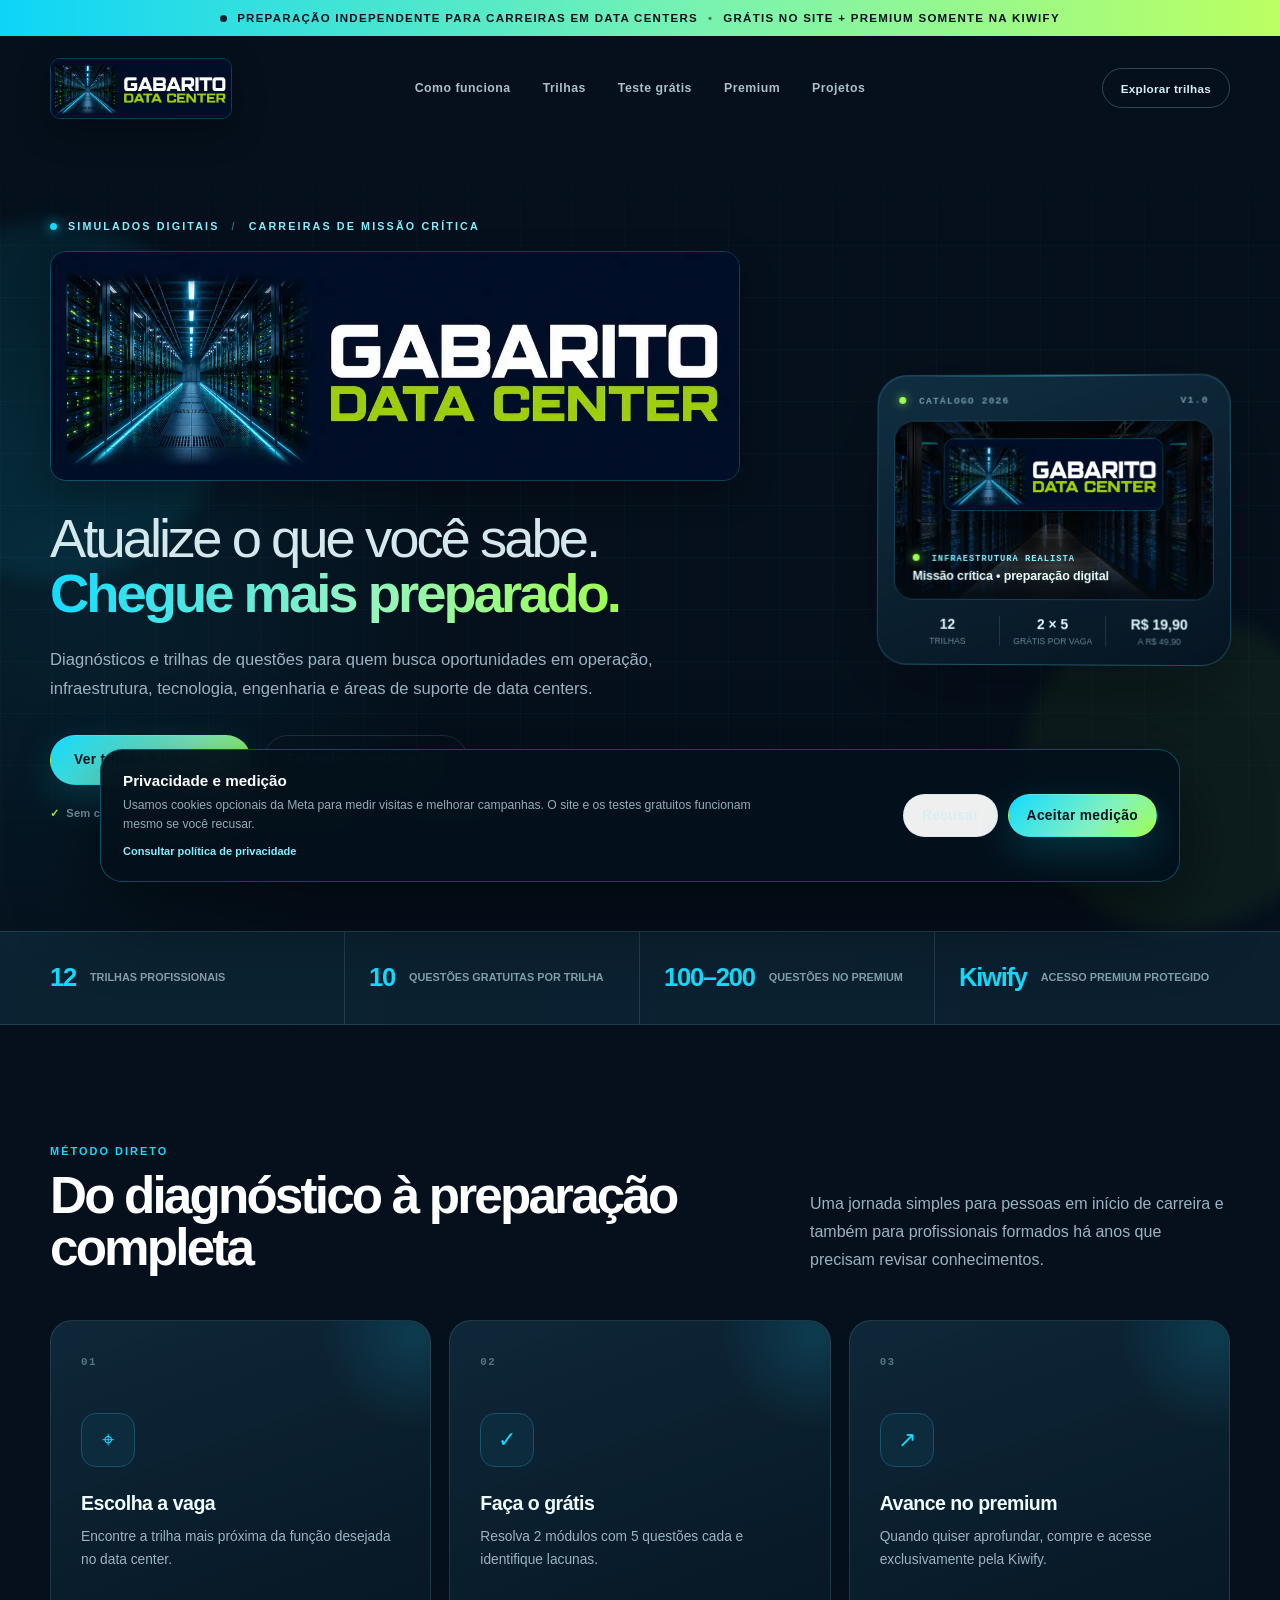
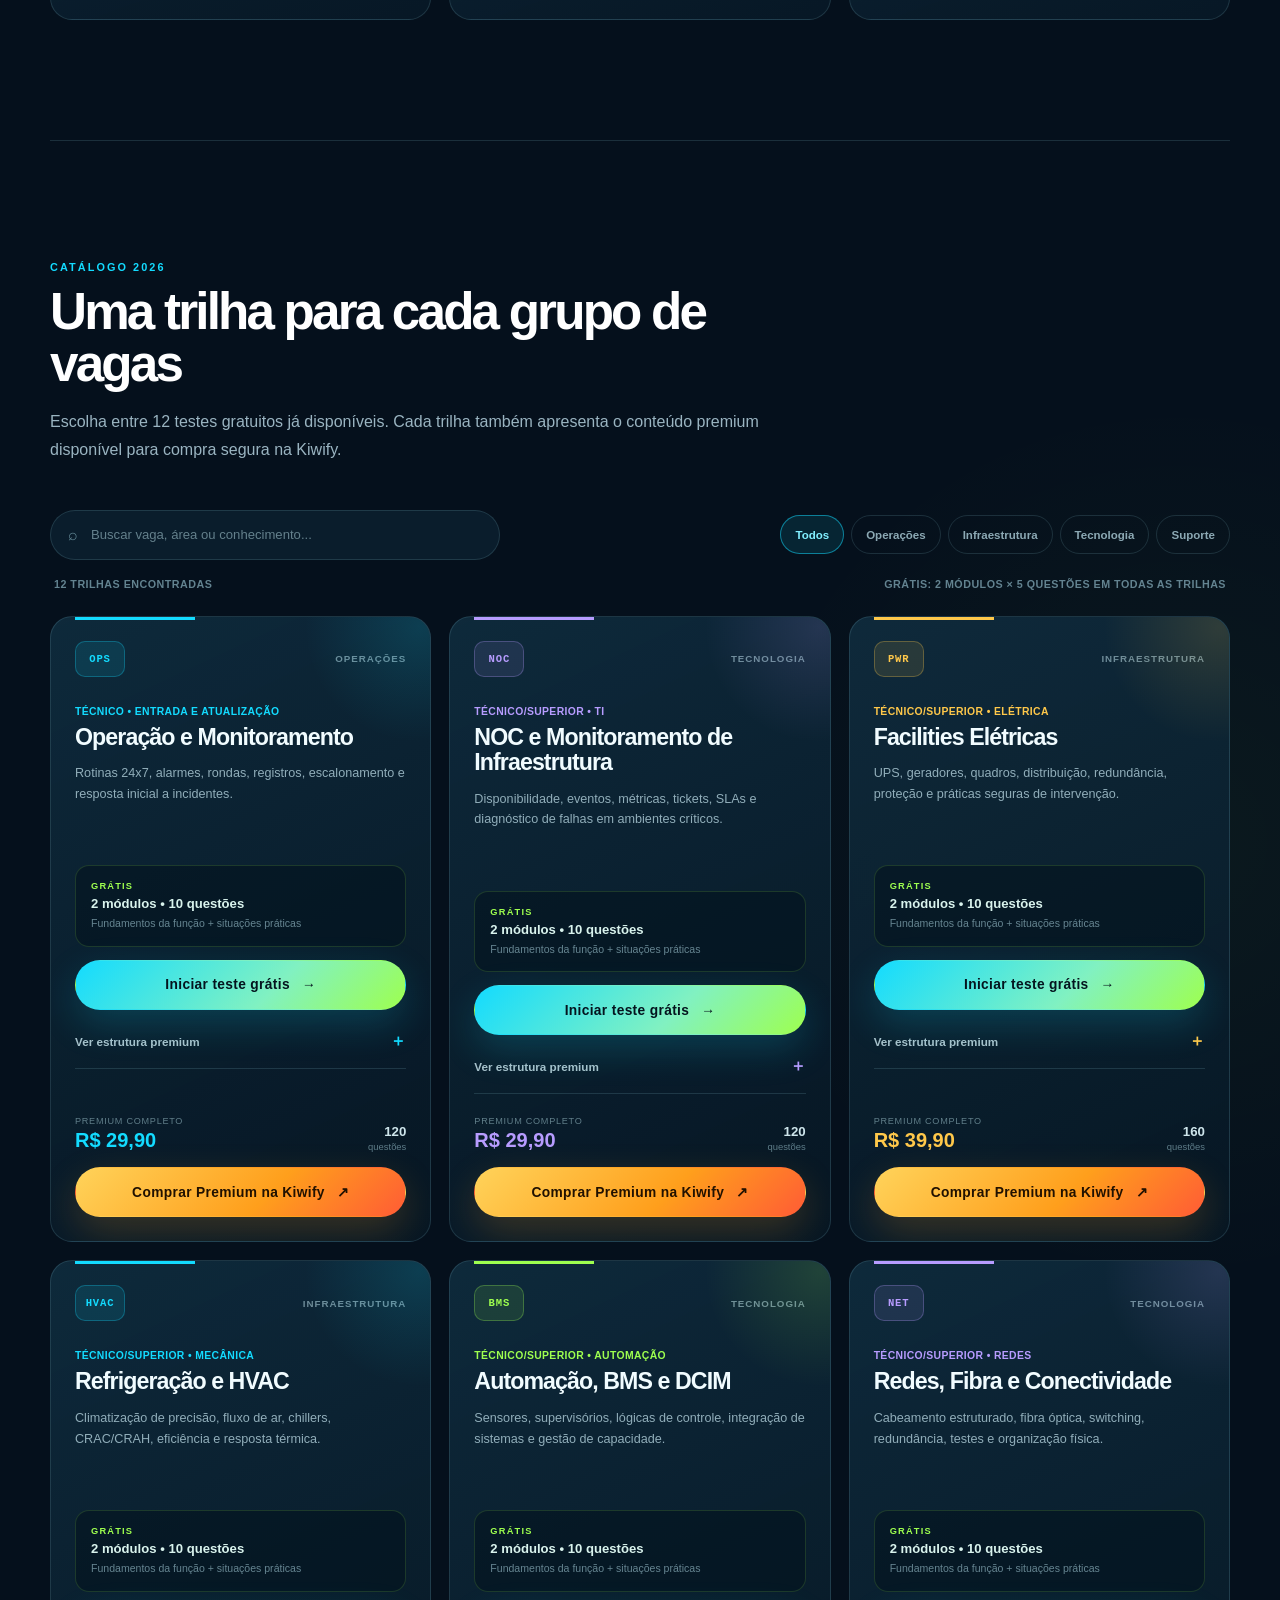
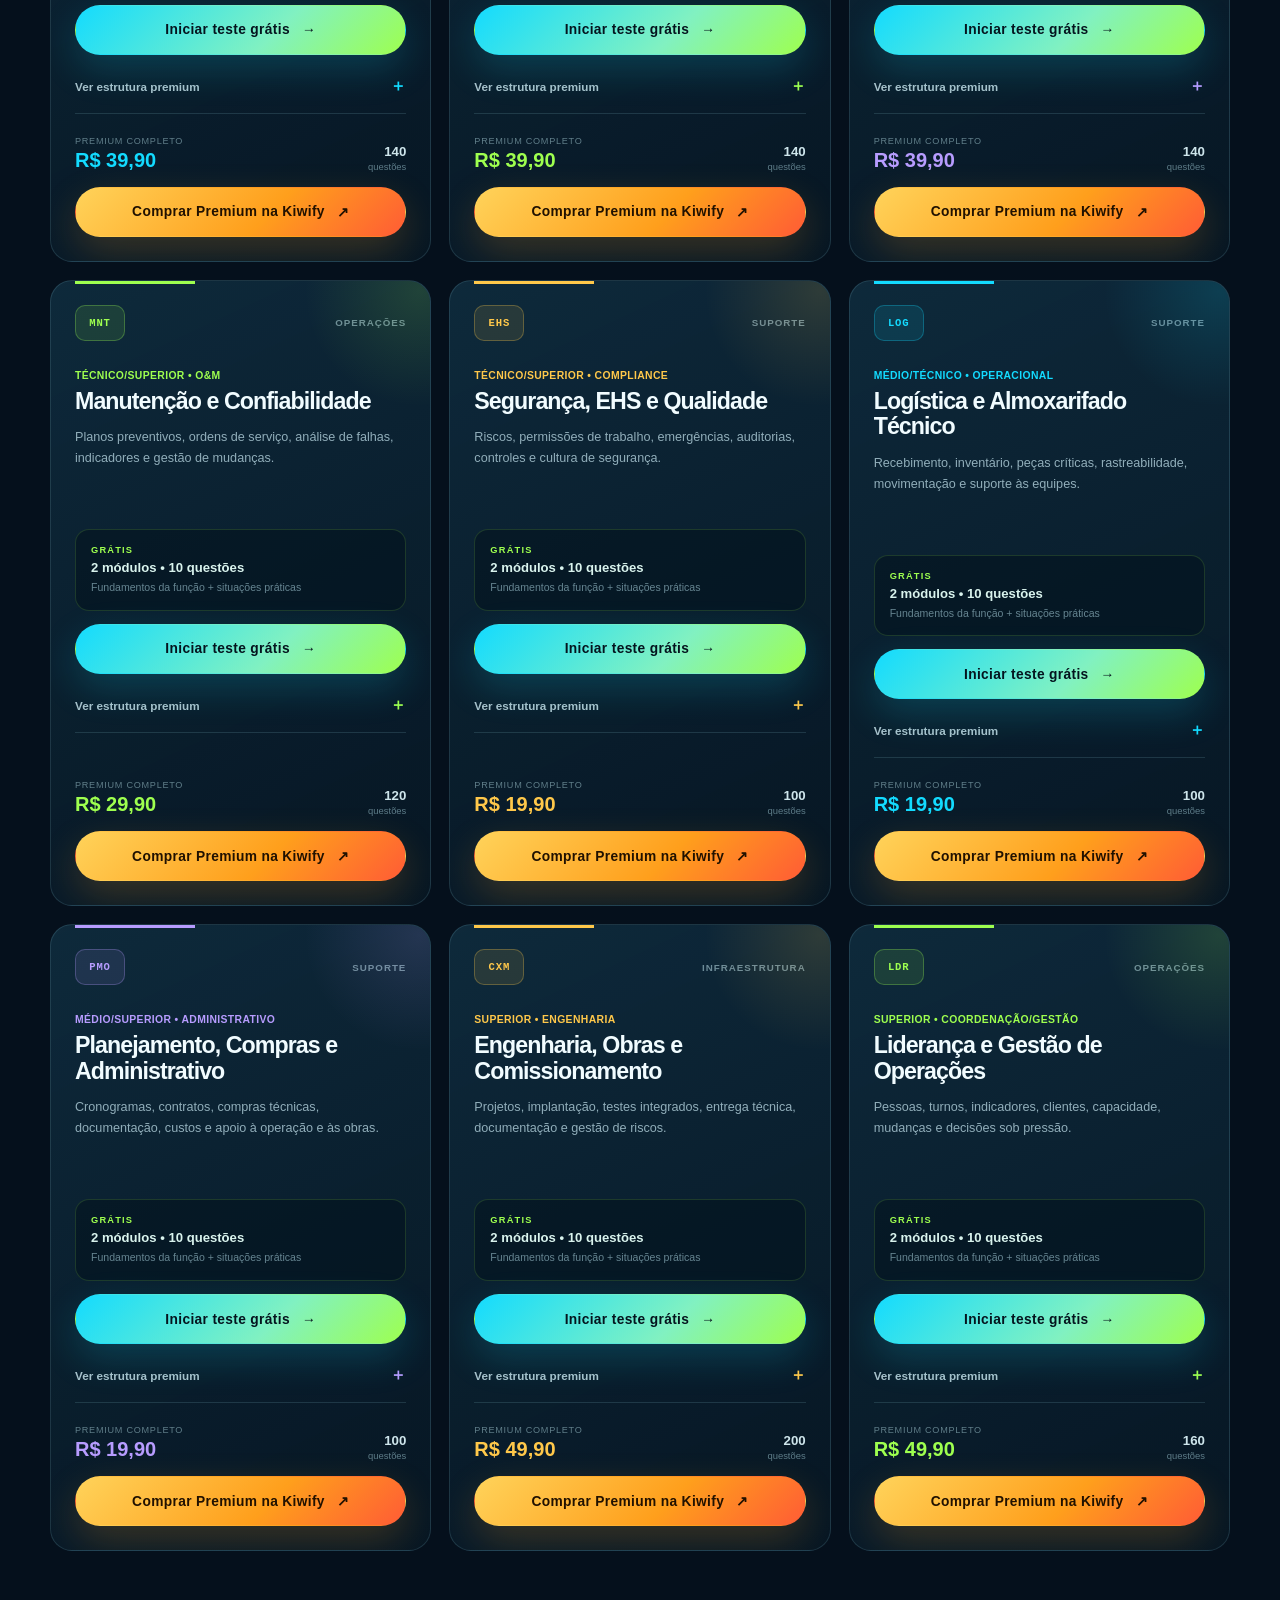
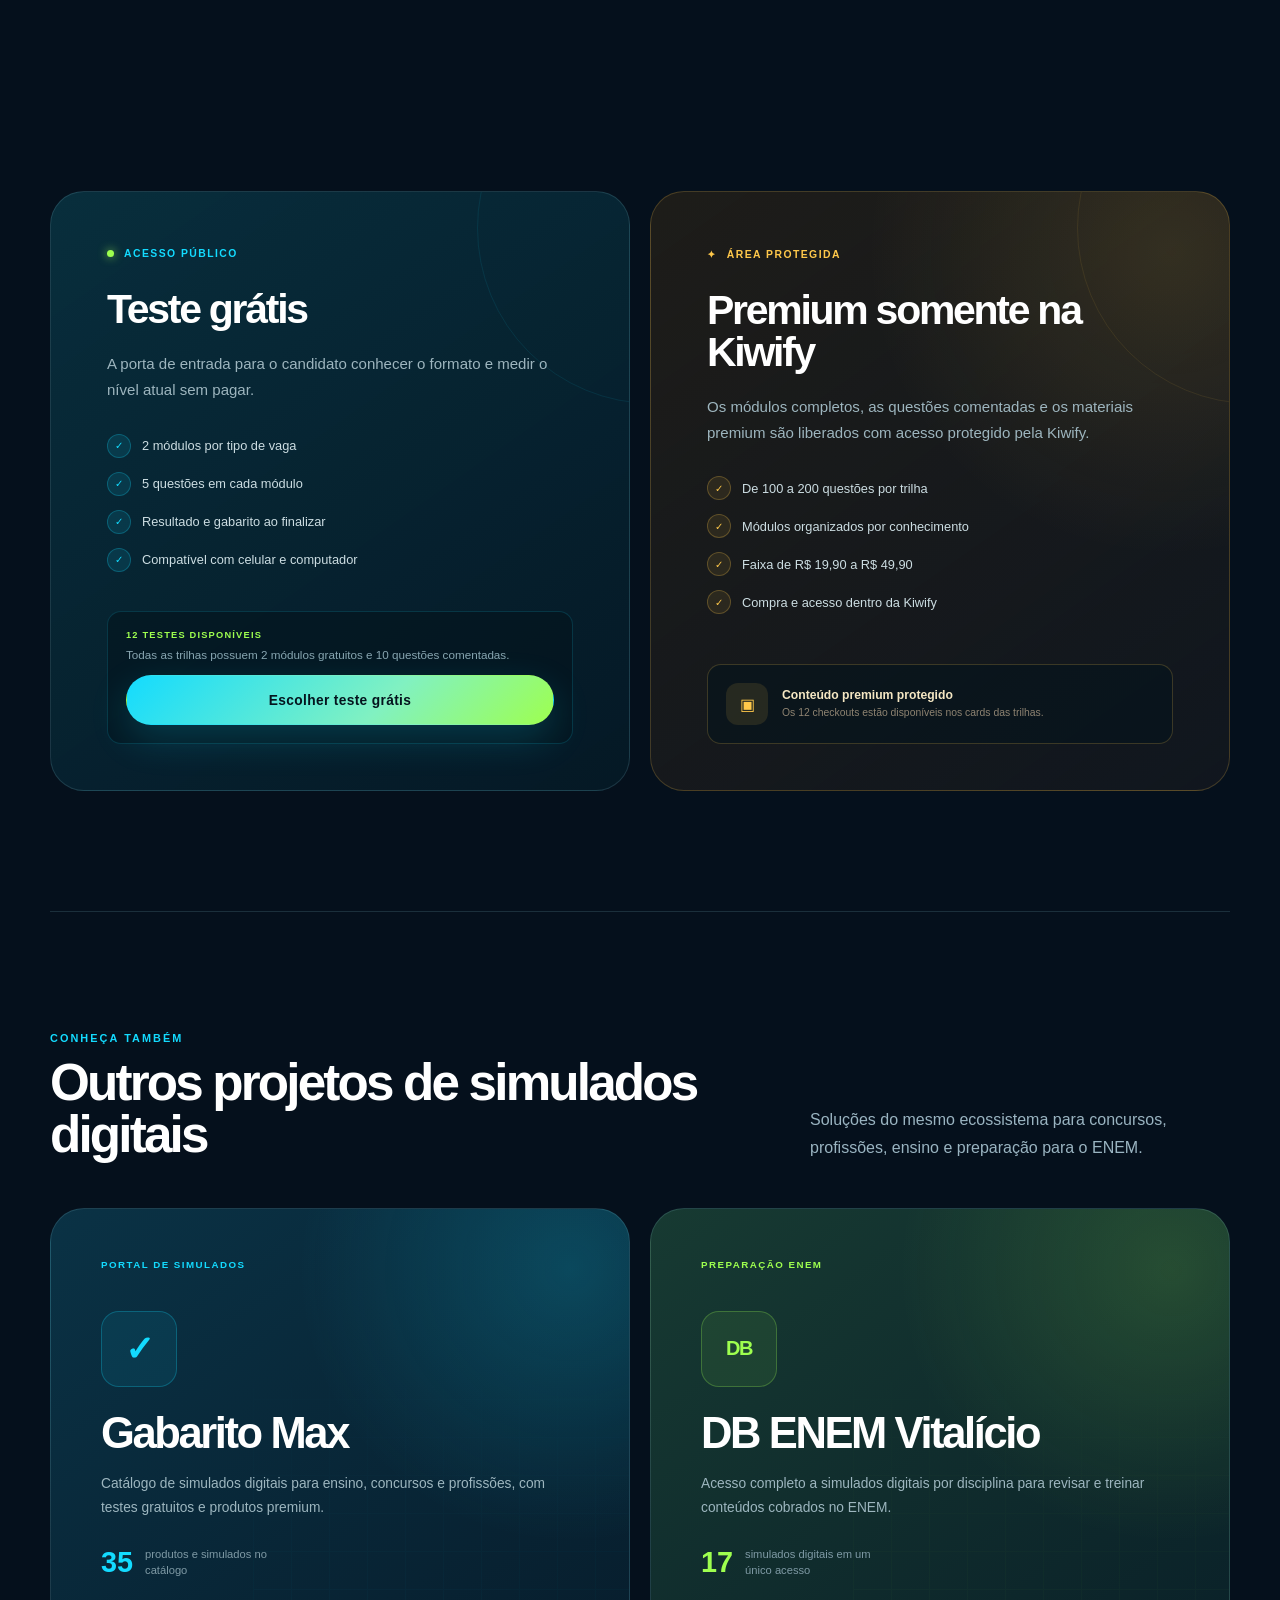
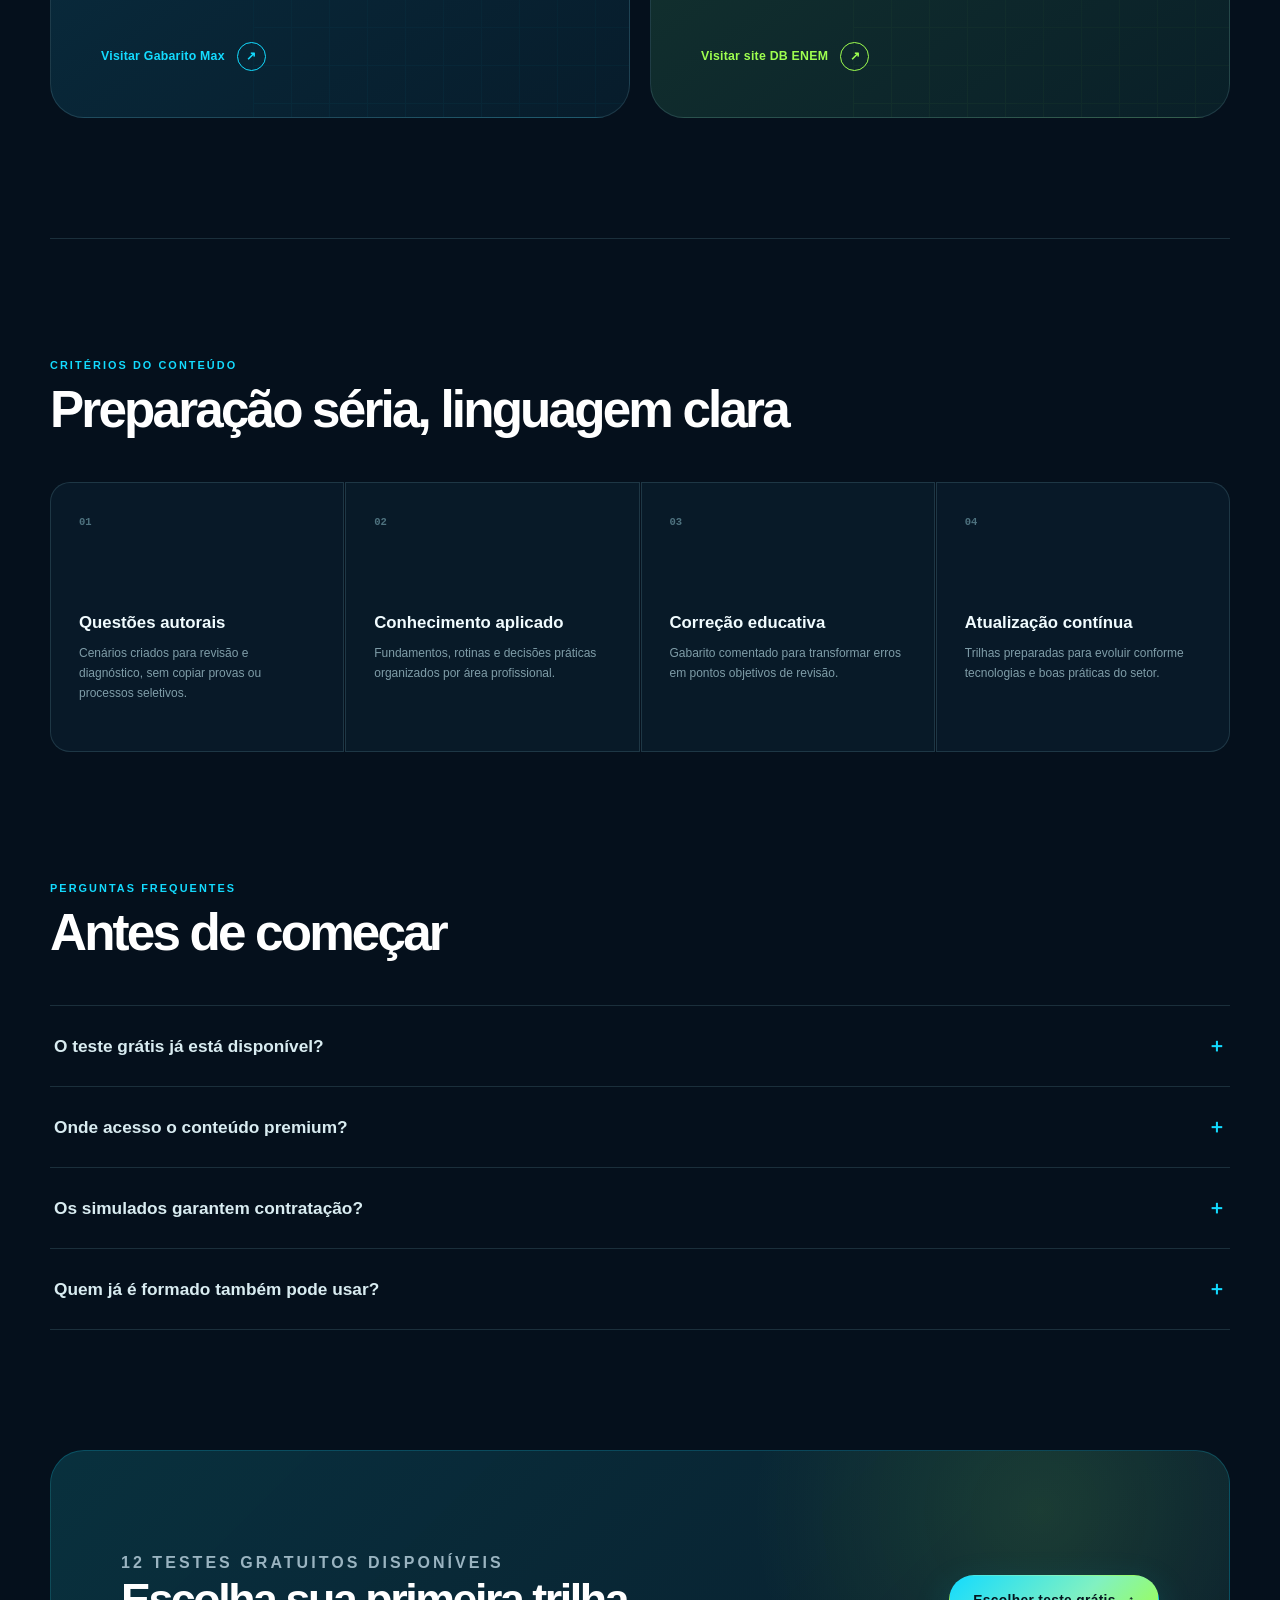
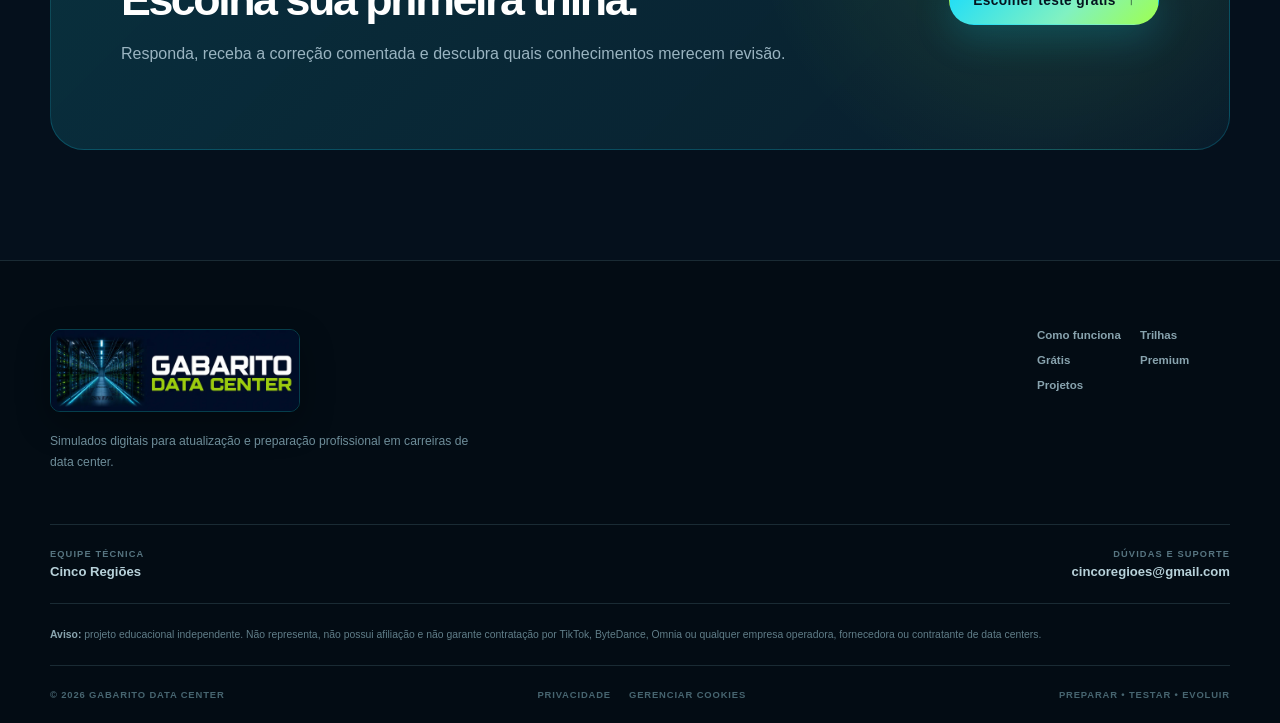
<file: index.html>
<!doctype html>
<html lang="pt-BR">
  <head>
    <meta charset="utf-8" />
    <meta name="viewport" content="width=device-width, initial-scale=1" />
    <meta name="theme-color" content="#05101c" />
    <meta
      name="description"
      content="Prepare-se para carreiras em data center com 12 testes gratuitos e simulados premium por área profissional."
    />
    <meta name="robots" content="index, follow, max-image-preview:large" />
    <link rel="canonical" href="https://cincoregioes-star.github.io/gabarito-data-center-testes-gratis/" />

    <meta property="og:locale" content="pt_BR" />
    <meta property="og:type" content="website" />
    <meta property="og:site_name" content="Gabarito Data Center" />
    <meta property="og:title" content="Gabarito Data Center | Simulados para carreiras em data center" />
    <meta property="og:description" content="Faça 12 testes gratuitos e encontre o simulado premium ideal para sua área profissional em data center." />
    <meta property="og:url" content="https://cincoregioes-star.github.io/gabarito-data-center-testes-gratis/" />
    <meta property="og:image" content="https://cincoregioes-star.github.io/gabarito-data-center-testes-gratis/assets/compartilhamento-gabarito-data-center.png" />
    <meta property="og:image:secure_url" content="https://cincoregioes-star.github.io/gabarito-data-center-testes-gratis/assets/compartilhamento-gabarito-data-center.png" />
    <meta property="og:image:type" content="image/png" />
    <meta property="og:image:width" content="1731" />
    <meta property="og:image:height" content="909" />
    <meta property="og:image:alt" content="Gabarito Data Center — 12 testes grátis e simulados premium na Kiwify" />

    <meta name="twitter:card" content="summary_large_image" />
    <meta name="twitter:title" content="Gabarito Data Center | Simulados para carreiras em data center" />
    <meta name="twitter:description" content="Faça 12 testes gratuitos e encontre o simulado premium ideal para sua área profissional em data center." />
    <meta name="twitter:image" content="https://cincoregioes-star.github.io/gabarito-data-center-testes-gratis/assets/compartilhamento-gabarito-data-center.png" />
    <meta name="twitter:image:alt" content="Gabarito Data Center — 12 testes grátis e simulados premium na Kiwify" />
    <title>Gabarito Data Center | Simulados para carreiras de data center</title>
    <link rel="icon" href="assets/favicon.svg" type="image/svg+xml" />
    <link rel="stylesheet" href="style.css" />
    <script src="meta-pixel.js" defer></script>
    <script src="script.js" defer></script>
  </head>
  <body>
    <main>
      <div class="announcement" aria-label="Informação importante">
        <span class="announcement__pulse" aria-hidden="true"></span>
        Preparação independente para carreiras em data centers
        <span class="announcement__dot" aria-hidden="true">•</span>
        grátis no site + premium somente na Kiwify
      </div>

      <header class="site-header">
        <a class="mini-brand" href="#inicio" aria-label="Ir para o início">
          <img class="brand-mark brand-mark--compact" src="assets/gabarito-data-center-logo-premium.webp" alt="Gabarito Data Center" />
        </a>
        <nav class="site-nav" aria-label="Navegação principal">
          <a href="#como-funciona">Como funciona</a>
          <a href="#trilhas">Trilhas</a>
          <a href="#gratis">Teste grátis</a>
          <a href="#premium">Premium</a>
          <a href="#projetos">Projetos</a>
        </nav>
        <a class="button button--small button--outline" href="#trilhas">Explorar trilhas</a>
      </header>

      <section class="hero section-shell" id="inicio">
        <div class="hero-grid" aria-hidden="true"></div>
        <div class="hero-glow hero-glow--one" aria-hidden="true"></div>
        <div class="hero-glow hero-glow--two" aria-hidden="true"></div>

        <div class="hero__content">
          <p class="eyebrow">
            <span>Simulados digitais</span>
            <span>Carreiras de missão crítica</span>
          </p>
          <h1 class="hero__brand">
            <span class="sr-only">Gabarito Data Center</span>
            <img class="brand-mark" src="assets/gabarito-data-center-logo-premium.webp" alt="Gabarito Data Center" />
          </h1>
          <p class="hero__headline">
            Atualize o que você sabe.<br />
            <strong>Chegue mais preparado.</strong>
          </p>
          <p class="hero__copy">
            Diagnósticos e trilhas de questões para quem busca oportunidades em operação,
            infraestrutura, tecnologia, engenharia e áreas de suporte de data centers.
          </p>
          <div class="hero__actions">
            <a class="button button--primary" href="#trilhas">Ver trilhas e testes <span aria-hidden="true">↘</span></a>
            <a class="button button--ghost" href="#gratis">Entender o teste grátis</a>
          </div>
          <p class="hero__note">
            <span aria-hidden="true">✓</span> Sem cadastro no teste grátis
            <span aria-hidden="true">✓</span> Correção objetiva
            <span aria-hidden="true">✓</span> Acesso pelo celular
          </p>
        </div>

        <div class="hero__console" aria-label="Resumo do produto">
          <div class="console__topline">
            <span><i class="status-dot"></i> CATÁLOGO 2026</span>
            <span>V1.0</span>
          </div>
          <figure class="datacenter-visual">
            <img src="assets/datacenter-ultrarealista.webp" alt="Corredor central de um data center moderno com fileiras de servidores iluminados em azul" width="1672" height="941" fetchpriority="high" />
            <div class="datacenter-visual__logo" aria-hidden="true"><img class="brand-mark brand-mark--compact" src="assets/gabarito-data-center-logo-premium.webp" alt="" /></div>
            <figcaption><span><i class="status-dot"></i> INFRAESTRUTURA REALISTA</span><strong>Missão crítica • preparação digital</strong></figcaption>
          </figure>
          <div class="console__stats">
            <div><strong>12</strong><span>trilhas</span></div>
            <div><strong>2 × 5</strong><span>grátis por vaga</span></div>
            <div><strong>R$ 19,90</strong><span>a R$ 49,90</span></div>
          </div>
        </div>
      </section>

      <section class="signal-strip" aria-label="Destaques">
        <div><strong>12</strong><span>trilhas profissionais</span></div>
        <div><strong>10</strong><span>questões gratuitas por trilha</span></div>
        <div><strong>100–200</strong><span>questões no premium</span></div>
        <div><strong>Kiwify</strong><span>acesso premium protegido</span></div>
      </section>

      <section class="section section-shell" id="como-funciona">
        <div class="section-heading section-heading--split">
          <div>
            <p class="kicker">Método direto</p>
            <h2>Do diagnóstico à preparação completa</h2>
          </div>
          <p>Uma jornada simples para pessoas em início de carreira e também para profissionais formados há anos que precisam revisar conhecimentos.</p>
        </div>
        <div class="steps-grid">
          <article class="step-card"><span class="step-card__number">01</span><div class="step-card__icon" aria-hidden="true">⌖</div><h3>Escolha a vaga</h3><p>Encontre a trilha mais próxima da função desejada no data center.</p></article>
          <article class="step-card"><span class="step-card__number">02</span><div class="step-card__icon" aria-hidden="true">✓</div><h3>Faça o grátis</h3><p>Resolva 2 módulos com 5 questões cada e identifique lacunas.</p></article>
          <article class="step-card"><span class="step-card__number">03</span><div class="step-card__icon" aria-hidden="true">↗</div><h3>Avance no premium</h3><p>Quando quiser aprofundar, compre e acesse exclusivamente pela Kiwify.</p></article>
        </div>
      </section>

      <section class="section section-shell catalog-section" id="trilhas">
        <div class="section-heading">
          <p class="kicker">Catálogo 2026</p>
          <h2>Uma trilha para cada grupo de vagas</h2>
          <p>Escolha entre 12 testes gratuitos já disponíveis. Cada trilha também apresenta o conteúdo premium disponível para compra segura na Kiwify.</p>
        </div>

        <div class="catalog-toolbar">
          <label class="search-box">
            <span aria-hidden="true">⌕</span>
            <span class="sr-only">Buscar uma trilha</span>
            <input id="track-search" type="search" placeholder="Buscar vaga, área ou conhecimento..." autocomplete="off" />
          </label>
          <div class="filter-list" role="group" aria-label="Filtrar por área" id="track-filters"></div>
        </div>
        <div class="catalog-meta" aria-live="polite">
          <span id="track-count">12 trilhas encontradas</span>
          <span>Grátis: 2 módulos × 5 questões em todas as trilhas</span>
        </div>
        <div class="track-grid" id="track-grid"></div>
        <div class="empty-state" id="empty-state" hidden>
          <strong>Nenhuma trilha encontrada.</strong>
          <p>Tente outro termo ou volte para a visualização completa.</p>
          <button type="button" class="button button--outline" id="clear-filters">Limpar filtros</button>
        </div>
      </section>

      <section class="section section-shell" id="gratis">
        <div class="access-grid">
          <article class="access-card access-card--free">
            <div class="access-card__eyebrow"><span class="status-dot"></span> ACESSO PÚBLICO</div>
            <h2>Teste grátis</h2>
            <p class="access-card__lead">A porta de entrada para o candidato conhecer o formato e medir o nível atual sem pagar.</p>
            <ul class="check-list">
              <li><span>✓</span> 2 módulos por tipo de vaga</li>
              <li><span>✓</span> 5 questões em cada módulo</li>
              <li><span>✓</span> Resultado e gabarito ao finalizar</li>
              <li><span>✓</span> Compatível com celular e computador</li>
            </ul>
            <div class="release-note"><span>12 TESTES DISPONÍVEIS</span><p>Todas as trilhas possuem 2 módulos gratuitos e 10 questões comentadas.</p><a class="button button--primary" href="#trilhas">Escolher teste grátis</a></div>
          </article>

          <article class="access-card access-card--premium" id="premium">
            <div class="access-card__eyebrow"><span class="premium-spark" aria-hidden="true">✦</span> ÁREA PROTEGIDA</div>
            <h2>Premium somente na Kiwify</h2>
            <p class="access-card__lead">Os módulos completos, as questões comentadas e os materiais premium são liberados com acesso protegido pela Kiwify.</p>
            <ul class="check-list check-list--gold">
              <li><span>✓</span> De 100 a 200 questões por trilha</li>
              <li><span>✓</span> Módulos organizados por conhecimento</li>
              <li><span>✓</span> Faixa de R$ 19,90 a R$ 49,90</li>
              <li><span>✓</span> Compra e acesso dentro da Kiwify</li>
            </ul>
            <div class="kiwify-lock"><span class="lock-icon" aria-hidden="true">▣</span><div><strong>Conteúdo premium protegido</strong><small>Os 12 checkouts estão disponíveis nos cards das trilhas.</small></div></div>
          </article>
        </div>
      </section>

      <section class="section section-shell projects-section" id="projetos">
        <div class="section-heading section-heading--split">
          <div><p class="kicker">Conheça também</p><h2>Outros projetos de simulados digitais</h2></div>
          <p>Soluções do mesmo ecossistema para concursos, profissões, ensino e preparação para o ENEM.</p>
        </div>
        <div class="project-grid">
          <article class="project-card project-card--max">
            <div class="project-card__tag">PORTAL DE SIMULADOS</div>
            <div class="project-card__symbol" aria-hidden="true">✓</div>
            <h3>Gabarito Max</h3>
            <p>Catálogo de simulados digitais para ensino, concursos e profissões, com testes gratuitos e produtos premium.</p>
            <div class="project-card__stat"><strong>35</strong><span>produtos e simulados no catálogo</span></div>
            <a class="project-link" href="https://cincoregioes-star.github.io/oficial-portal-gabaritomax/" target="_blank" rel="noreferrer">Visitar Gabarito Max <span aria-hidden="true">↗</span></a>
          </article>
          <article class="project-card project-card--enem">
            <div class="project-card__tag">PREPARAÇÃO ENEM</div>
            <div class="project-card__symbol project-card__symbol--db" aria-hidden="true">DB</div>
            <h3>DB ENEM Vitalício</h3>
            <p>Acesso completo a simulados digitais por disciplina para revisar e treinar conteúdos cobrados no ENEM.</p>
            <div class="project-card__stat"><strong>17</strong><span>simulados digitais em um único acesso</span></div>
            <a class="project-link" href="https://cincoregioes-star.github.io/DB-ENEM/" target="_blank" rel="noreferrer" aria-label="Visitar o site DB ENEM">Visitar site DB ENEM <span aria-hidden="true">↗</span></a>
          </article>
        </div>
      </section>

      <section class="section section-shell principles-section">
        <div class="section-heading"><p class="kicker">Critérios do conteúdo</p><h2>Preparação séria, linguagem clara</h2></div>
        <div class="principles-grid">
          <article><span>01</span><h3>Questões autorais</h3><p>Cenários criados para revisão e diagnóstico, sem copiar provas ou processos seletivos.</p></article>
          <article><span>02</span><h3>Conhecimento aplicado</h3><p>Fundamentos, rotinas e decisões práticas organizados por área profissional.</p></article>
          <article><span>03</span><h3>Correção educativa</h3><p>Gabarito comentado para transformar erros em pontos objetivos de revisão.</p></article>
          <article><span>04</span><h3>Atualização contínua</h3><p>Trilhas preparadas para evoluir conforme tecnologias e boas práticas do setor.</p></article>
        </div>
      </section>

      <section class="section section-shell faq-section">
        <div class="section-heading"><p class="kicker">Perguntas frequentes</p><h2>Antes de começar</h2></div>
        <div class="faq-list">
          <details><summary>O teste grátis já está disponível?<span>＋</span></summary><p>Sim. As 12 trilhas já estão disponíveis, cada uma com 2 módulos e 10 questões comentadas.</p></details>
          <details><summary>Onde acesso o conteúdo premium?<span>＋</span></summary><p>Após a compra, o conteúdo premium é acessado exclusivamente pela Kiwify.</p></details>
          <details><summary>Os simulados garantem contratação?<span>＋</span></summary><p>Não. Eles ajudam a revisar conhecimentos e identificar pontos de estudo, mas não substituem formação, certificações, experiência ou etapas oficiais de seleção.</p></details>
          <details><summary>Quem já é formado também pode usar?<span>＋</span></summary><p>Sim. O projeto foi pensado tanto para iniciantes quanto para profissionais que concluíram a formação há mais tempo e desejam atualizar conhecimentos.</p></details>
        </div>
      </section>

      <section class="final-cta section-shell">
        <div><p class="kicker">12 testes gratuitos disponíveis</p><h2>Escolha sua primeira trilha.</h2><p>Responda, receba a correção comentada e descubra quais conhecimentos merecem revisão.</p></div>
        <a class="button button--primary" href="#trilhas">Escolher teste grátis <span aria-hidden="true">↑</span></a>
      </section>

      <footer class="site-footer">
        <div class="site-footer__main section-shell">
          <div><img class="brand-mark brand-mark--compact" src="assets/gabarito-data-center-logo-premium.webp" alt="Gabarito Data Center" /><p>Simulados digitais para atualização e preparação profissional em carreiras de data center.</p></div>
          <nav aria-label="Links do rodapé"><a href="#como-funciona">Como funciona</a><a href="#trilhas">Trilhas</a><a href="#gratis">Grátis</a><a href="#premium">Premium</a><a href="#projetos">Projetos</a></nav>
        </div>
        <div class="footer-contact section-shell"><div><span>Equipe técnica</span><strong>Cinco Regiões</strong></div><a href="mailto:cincoregioes@gmail.com"><span>Dúvidas e suporte</span><strong>cincoregioes@gmail.com</strong></a></div>
        <div class="disclaimer section-shell"><p><strong>Aviso:</strong> projeto educacional independente. Não representa, não possui afiliação e não garante contratação por TikTok, ByteDance, Omnia ou qualquer empresa operadora, fornecedora ou contratante de data centers.</p></div>
        <div class="site-footer__bottom section-shell">
          <span>© 2026 Gabarito Data Center</span>
          <span class="footer-legal-links"><a href="privacidade.html">Privacidade</a><button type="button" id="manage-cookies">Gerenciar cookies</button></span>
          <span>Preparar • testar • evoluir</span>
        </div>
      </footer>
    </main>

    <aside class="cookie-banner" id="cookie-banner" aria-labelledby="cookie-title" hidden>
      <div class="cookie-banner__copy">
        <strong id="cookie-title">Privacidade e medição</strong>
        <p>Usamos cookies opcionais da Meta para medir visitas e melhorar campanhas. O site e os testes gratuitos funcionam mesmo se você recusar.</p>
        <a href="privacidade.html">Consultar política de privacidade</a>
      </div>
      <div class="cookie-banner__actions">
        <button class="button button--outline" type="button" id="reject-cookies">Recusar</button>
        <button class="button button--primary" type="button" id="accept-cookies">Aceitar medição</button>
      </div>
    </aside>
  </body>
</html>
</file>
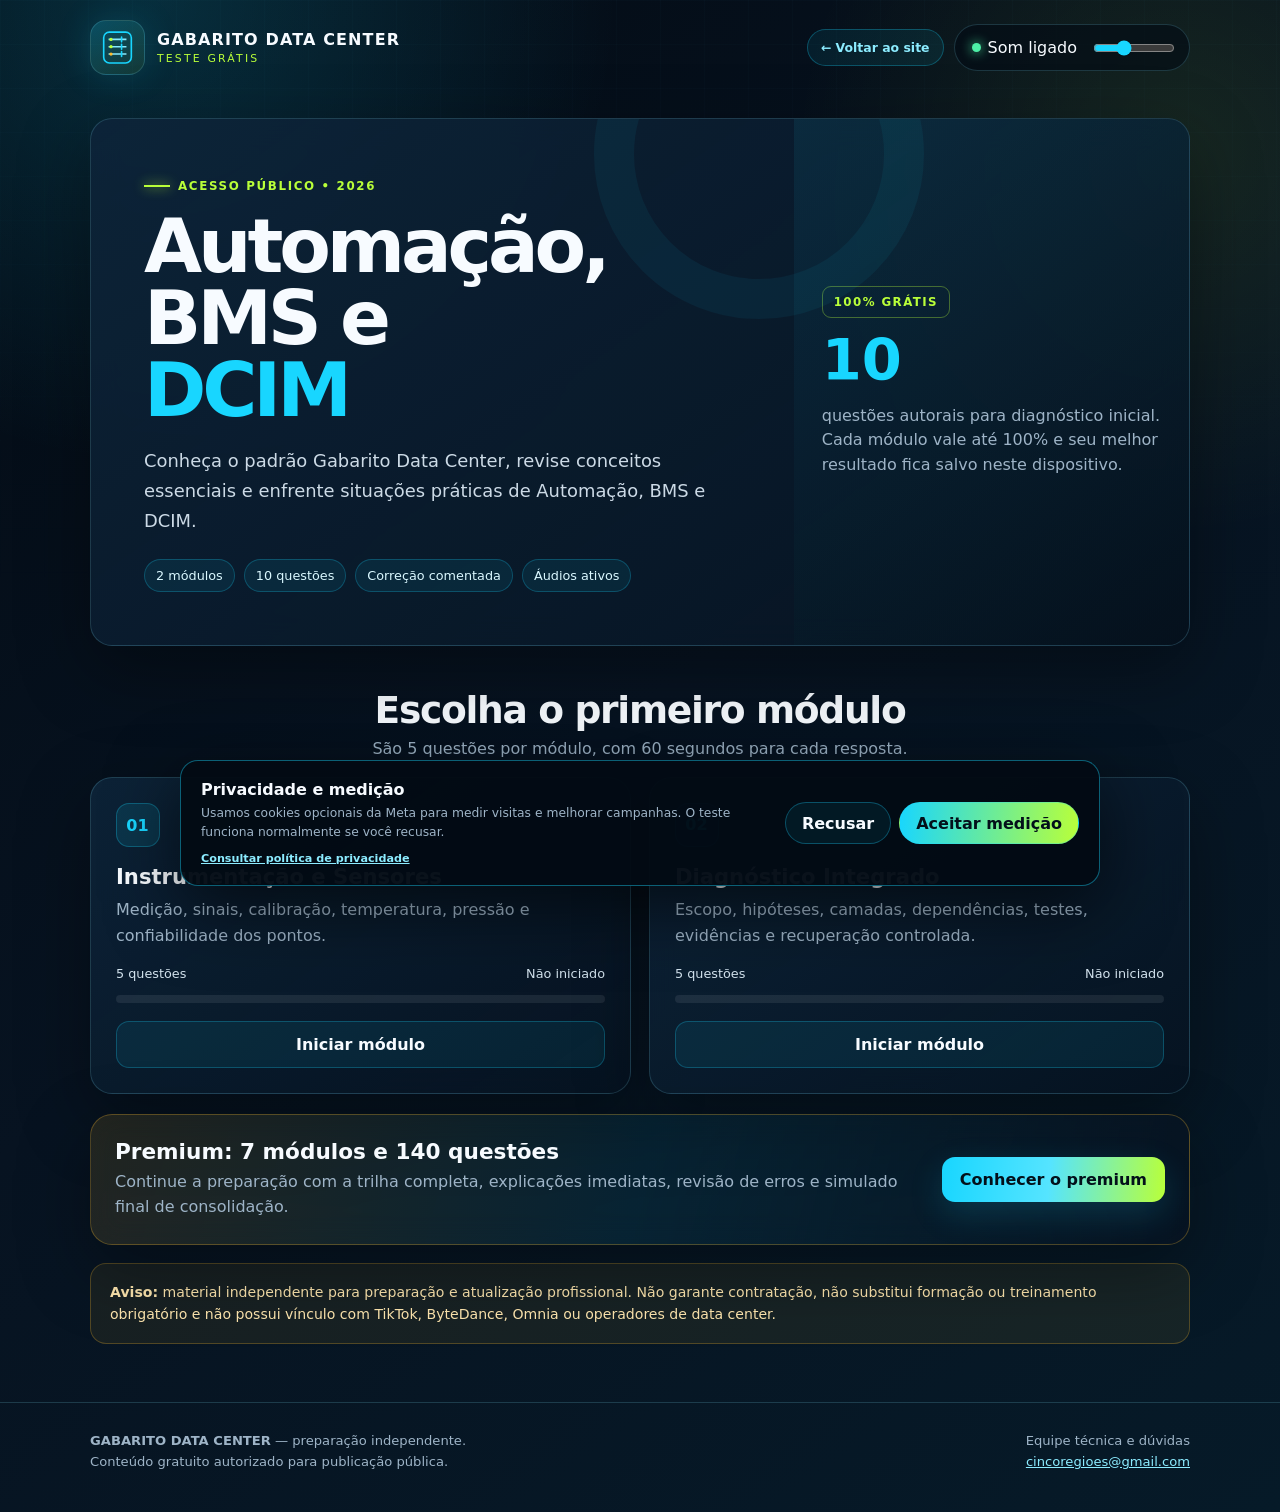
<file: simulados/automacao-bms-dcim/index.html>
<!doctype html>
<html lang="pt-BR">
<head>
  <meta charset="utf-8">
  <meta name="viewport" content="width=device-width, initial-scale=1">
  <meta name="theme-color" content="#071321">
  <meta name="description" content="Teste grátis Gabarito Data Center: Automação, BMS e DCIM, com 2 módulos e 10 questões comentadas.">
  <title>Gabarito Data Center | Teste Grátis — Automação, BMS e DCIM</title>
  <style>
    :root{
      --bg:#030b14;--bg2:#071321;--panel:#0a1b2d;--panel2:#0d2439;
      --cyan:#18d6ff;--cyan2:#8cecff;--lime:#b9ff39;--amber:#ffbd2e;
      --green:#4df0a7;--red:#ff5f72;--white:#f7fbff;--muted:#9eb4c7;
      --line:rgba(134,234,255,.18);--radius:22px;--shadow:0 24px 70px rgba(0,0,0,.35)
    }
    *{box-sizing:border-box}
    html{scroll-behavior:smooth}
    body{margin:0;min-height:100vh;color:var(--white);font-family:Inter,ui-sans-serif,system-ui,-apple-system,"Segoe UI",sans-serif;background:
      radial-gradient(circle at 12% 0,rgba(24,214,255,.17),transparent 29rem),
      radial-gradient(circle at 92% 10%,rgba(185,255,57,.09),transparent 24rem),
      linear-gradient(145deg,var(--bg),var(--bg2) 48%,#061a28)}
    body::before{content:"";position:fixed;inset:0;pointer-events:none;opacity:.15;background-image:linear-gradient(rgba(134,234,255,.13) 1px,transparent 1px),linear-gradient(90deg,rgba(134,234,255,.13) 1px,transparent 1px);background-size:44px 44px;mask-image:linear-gradient(#000,transparent 80%)}
    button,input{font:inherit}button{cursor:pointer}a{color:var(--cyan2)}
    .shell{position:relative;z-index:1;width:min(1100px,calc(100% - 32px));margin:auto}
    .topbar{padding:20px 0 8px}
    .topbar__inner{display:flex;align-items:center;justify-content:space-between;gap:16px;flex-wrap:wrap}
    .brand{display:flex;align-items:center;gap:12px;color:var(--white);text-decoration:none}
    .logo{width:55px;height:55px;display:grid;place-items:center;border:1px solid var(--line);border-radius:16px;background:linear-gradient(145deg,rgba(24,214,255,.22),rgba(185,255,57,.08));box-shadow:0 0 35px rgba(24,214,255,.15)}
    .logo svg{width:39px;height:39px}.brand strong{display:block;letter-spacing:.07em}.brand small{display:block;color:var(--lime);font-size:.68rem;letter-spacing:.2em;margin-top:3px}
    .topbar__actions{display:flex;align-items:center;gap:10px}.back-site{display:inline-flex;align-items:center;justify-content:center;padding:10px 13px;border:1px solid rgba(24,214,255,.28);border-radius:999px;background:rgba(24,214,255,.08);color:var(--cyan2);font-size:.78rem;font-weight:850;text-decoration:none;white-space:nowrap;transition:.18s}.back-site:hover,.back-site:focus-visible{background:rgba(24,214,255,.16);border-color:rgba(24,214,255,.55);transform:translateY(-1px)}
    .sound{display:flex;align-items:center;gap:9px;padding:8px 12px;border:1px solid var(--line);border-radius:999px;background:rgba(3,11,20,.6)}
    .sound button{display:flex;align-items:center;gap:7px;color:var(--white);background:none;border:0;padding:5px}
    .dot{width:9px;height:9px;border-radius:50%;background:var(--green);box-shadow:0 0 12px var(--green)}
    .sound button.off .dot{background:var(--red);box-shadow:0 0 12px var(--red)}.sound input{width:82px;accent-color:var(--cyan)}
    main{padding:35px 0 58px}.view[hidden]{display:none!important}
    .panel{border:1px solid var(--line);border-radius:var(--radius);background:linear-gradient(145deg,rgba(13,36,57,.92),rgba(7,19,33,.84));box-shadow:var(--shadow);backdrop-filter:blur(15px)}
    .hero{display:grid;grid-template-columns:1.28fr .72fr;overflow:hidden}
    .hero__copy{padding:clamp(28px,5vw,53px);position:relative}.hero__copy::after{content:"";position:absolute;width:250px;height:250px;right:-130px;top:-130px;border:40px solid rgba(24,214,255,.06);border-radius:50%}
    .tag{display:inline-flex;align-items:center;gap:8px;color:var(--lime);font-weight:900;font-size:.74rem;letter-spacing:.14em;text-transform:uppercase;margin:0 0 17px}.tag::before{content:"";width:26px;height:2px;background:var(--lime);box-shadow:0 0 12px var(--lime)}
    h1,h2,h3,p{margin-top:0}.hero h1{font-size:clamp(2.25rem,6vw,4.7rem);line-height:.96;letter-spacing:-.055em;margin-bottom:19px}.hero h1 span{display:block;color:var(--cyan)}
    .lead{color:#ccdae6;line-height:1.7;font-size:clamp(1rem,2vw,1.12rem);max-width:710px}.chips{display:flex;flex-wrap:wrap;gap:9px;margin-top:22px}.chip{padding:8px 11px;border:1px solid rgba(24,214,255,.24);border-radius:999px;background:rgba(24,214,255,.08);font-size:.8rem;color:#daf8ff}
    .hero__side{padding:28px;background:linear-gradient(145deg,rgba(24,214,255,.08),rgba(3,11,20,.35));display:flex;flex-direction:column;justify-content:center;gap:14px}
    .free-stamp{align-self:flex-start;padding:8px 11px;border:1px solid rgba(185,255,57,.34);border-radius:9px;color:var(--lime);font-size:.74rem;font-weight:900;letter-spacing:.12em}.hero__side strong{font-size:3.6rem;line-height:1;color:var(--cyan)}.hero__side p{color:var(--muted);line-height:1.55;margin:0}
    .section-head{text-align:center;margin:42px 0 19px}.section-head h2{font-size:clamp(1.55rem,4vw,2.35rem);letter-spacing:-.035em;margin-bottom:7px}.section-head p{color:var(--muted);margin:0}
    .module-grid{display:grid;grid-template-columns:repeat(2,1fr);gap:18px}
    .module{padding:25px;position:relative;overflow:hidden}.module__number{width:44px;height:44px;display:grid;place-items:center;border:1px solid rgba(24,214,255,.28);border-radius:13px;background:rgba(24,214,255,.11);color:var(--cyan);font-weight:900;margin-bottom:17px}.module h3{font-size:1.32rem;margin-bottom:8px}.module p{color:var(--muted);line-height:1.6;min-height:51px}.module__meta{display:flex;justify-content:space-between;gap:10px;color:#d3e3ee;font-size:.8rem;margin:18px 0 14px}.track{height:8px;border-radius:999px;overflow:hidden;background:rgba(255,255,255,.08);margin-bottom:18px}.track span{display:block;height:100%;border-radius:inherit;background:linear-gradient(90deg,var(--cyan),var(--lime));transition:width .35s}
    .btn{border:0;border-radius:13px;padding:13px 18px;display:inline-flex;align-items:center;justify-content:center;gap:8px;text-decoration:none;font-weight:850;transition:transform .18s,filter .18s}.btn:hover{transform:translateY(-2px);filter:brightness(1.07)}.btn--primary{background:linear-gradient(95deg,var(--cyan),#55e4ff 48%,var(--lime));color:#03101a;box-shadow:0 12px 34px rgba(24,214,255,.16)}.btn--ghost{color:var(--white);background:rgba(24,214,255,.08);border:1px solid rgba(24,214,255,.25)}.btn--danger{color:#ffc4cb;background:rgba(255,95,114,.09);border:1px solid rgba(255,95,114,.27)}.btn--block{width:100%}
    .premium-banner{margin-top:20px;padding:24px;display:flex;align-items:center;justify-content:space-between;gap:24px;border-color:rgba(255,189,46,.28);background:linear-gradient(105deg,rgba(255,189,46,.11),rgba(24,214,255,.07),rgba(7,19,33,.9))}.premium-banner h3{font-size:1.35rem;margin-bottom:6px}.premium-banner p{color:var(--muted);margin:0;line-height:1.55}.premium-banner .btn{white-space:nowrap}
    .notice{margin-top:18px;padding:17px 19px;border:1px solid rgba(255,189,46,.25);border-radius:16px;background:rgba(255,189,46,.07);color:#ffe7af;font-size:.88rem;line-height:1.6}
    .quiz-head{display:flex;align-items:flex-end;justify-content:space-between;gap:20px;margin-bottom:18px}.quiz-head small{display:block;color:var(--lime);font-weight:900;letter-spacing:.12em;text-transform:uppercase}.quiz-head h1{font-size:clamp(1.7rem,4vw,2.7rem);margin:7px 0 0}.timer{display:flex;align-items:center;gap:8px;padding:10px 14px;border:1px solid var(--line);border-radius:999px;background:rgba(3,11,20,.65);font-variant-numeric:tabular-nums}.timer.warn{color:var(--amber);border-color:rgba(255,189,46,.45)}.timer.danger{color:#ffc1c9;border-color:rgba(255,95,114,.5);animation:pulse 1s infinite}@keyframes pulse{50%{box-shadow:0 0 23px rgba(255,95,114,.18)}}
    .progress-meta{display:flex;justify-content:space-between;color:var(--muted);font-size:.82rem;margin-bottom:8px}.quiz-progress{margin-bottom:18px}
    .question{padding:clamp(24px,5vw,42px)}.question__type{color:var(--cyan2);text-transform:uppercase;letter-spacing:.12em;font-size:.75rem;font-weight:900;margin-bottom:14px}.question h2{font-size:clamp(1.28rem,3vw,1.85rem);line-height:1.38;letter-spacing:-.025em;margin-bottom:25px}.options{display:grid;gap:11px}.option{width:100%;padding:14px 16px;border:1px solid var(--line);border-radius:15px;background:rgba(3,11,20,.45);color:var(--white);display:grid;grid-template-columns:37px 1fr;gap:12px;align-items:center;text-align:left;line-height:1.48;transition:.18s}.option:hover:not(:disabled){transform:translateX(3px);border-color:rgba(24,214,255,.46);background:rgba(24,214,255,.08)}.option:disabled{cursor:default}.letter{width:35px;height:35px;display:grid;place-items:center;border-radius:10px;color:var(--cyan2);font-weight:900;background:rgba(24,214,255,.09);border:1px solid rgba(24,214,255,.18)}.option.correct{border-color:rgba(77,240,167,.62);background:rgba(77,240,167,.1)}.option.correct .letter{background:var(--green);color:#03150e;border-color:var(--green)}.option.wrong{border-color:rgba(255,95,114,.62);background:rgba(255,95,114,.1)}.option.wrong .letter{background:var(--red);color:#fff;border-color:var(--red)}
    .feedback{margin-top:19px;padding:17px;border:1px solid var(--line);border-radius:15px;background:rgba(3,11,20,.5);line-height:1.6}.feedback.good{border-color:rgba(77,240,167,.36)}.feedback.bad{border-color:rgba(255,95,114,.36)}.feedback strong{display:block;margin-bottom:4px}.feedback p{color:#c9d9e4;margin:0}.quiz-actions{display:flex;align-items:center;justify-content:space-between;gap:13px;margin-top:18px}
    .result{padding:clamp(27px,5vw,48px);text-align:center}.result__badge{display:inline-block;padding:8px 11px;border:1px solid rgba(185,255,57,.3);border-radius:999px;color:var(--lime);font-size:.73rem;font-weight:900;letter-spacing:.12em}.result h1{font-size:clamp(2rem,5vw,3.4rem);margin:18px 0 8px}.result>p{color:var(--muted);line-height:1.65}.score-ring{--score:0;width:182px;height:182px;margin:26px auto;display:grid;place-items:center;border-radius:50%;background:conic-gradient(var(--lime) calc(var(--score)*1%),rgba(255,255,255,.08) 0);position:relative}.score-ring::before{content:"";position:absolute;inset:14px;border-radius:50%;background:var(--bg2);border:1px solid var(--line)}.score-ring div{position:relative}.score-ring b{display:block;font-size:3.1rem;line-height:1}.score-ring span{font-size:.78rem;color:var(--muted)}.result-stats{display:grid;grid-template-columns:repeat(3,1fr);gap:11px;max-width:650px;margin:0 auto 25px}.result-stat{padding:17px;border:1px solid var(--line);border-radius:15px;background:rgba(3,11,20,.35)}.result-stat b{display:block;font-size:1.35rem;color:var(--cyan2)}.result-stat span{font-size:.76rem;color:var(--muted)}.result-actions{display:flex;flex-wrap:wrap;justify-content:center;gap:10px}.review{text-align:left;margin-top:27px}.review h2{margin-bottom:13px}.review-item{padding:17px;margin-bottom:10px;border:1px solid var(--line);border-radius:15px;background:rgba(3,11,20,.36)}.review-item strong{display:block;line-height:1.45;margin-bottom:7px}.review-item p{font-size:.89rem;line-height:1.55;margin:5px 0;color:var(--muted)}.review-item .right{color:var(--green)}.review-item .chosen{color:#ffbbc3}
    .partners{display:grid;grid-template-columns:repeat(2,1fr);gap:12px;margin-top:24px;text-align:left}.partner{padding:18px;border:1px solid var(--line);border-radius:15px;background:rgba(3,11,20,.35)}.partner span{display:block;color:var(--lime);font-size:.7rem;font-weight:900;letter-spacing:.1em}.partner strong{display:block;margin:7px 0}.partner a{font-size:.85rem}
    footer{position:relative;z-index:1;padding:27px 0 40px;border-top:1px solid var(--line);color:var(--muted);font-size:.82rem;line-height:1.6}.footer-inner{display:flex;justify-content:space-between;gap:24px}.footer-inner p{margin:0}.footer-inner div:last-child{text-align:right}
    .sr-only{position:absolute!important;width:1px!important;height:1px!important;padding:0!important;margin:-1px!important;overflow:hidden!important;clip:rect(0,0,0,0)!important;white-space:nowrap!important;border:0!important}
    @media(max-width:780px){.hero{grid-template-columns:1fr}.hero__side{min-height:240px}.module-grid{grid-template-columns:1fr}.premium-banner{align-items:flex-start;flex-direction:column}}
    @media(max-width:580px){.shell{width:min(100% - 22px,1100px)}.logo{width:47px;height:47px}.brand strong{font-size:.9rem}.brand small{font-size:.59rem}.sound input,.sound-label{display:none}.hero,.panel{border-radius:18px}.hero__copy{padding:28px 22px}.quiz-head{align-items:flex-start}.timer{padding:8px 10px}.quiz-actions{align-items:stretch;flex-direction:column-reverse}.quiz-actions .btn{width:100%}.result-stats,.partners{grid-template-columns:1fr}.footer-inner{display:block}.footer-inner div:last-child{text-align:left;margin-top:12px}.option{grid-template-columns:34px 1fr;padding:13px}.letter{width:32px;height:32px}}
    @media(max-width:580px){.topbar__actions{width:100%;justify-content:space-between}.back-site{font-size:.72rem;padding:8px 10px}}
    @media print{body{background:#fff;color:#111}.topbar,#homeView,#quizView,footer,.result-actions,.partners{display:none!important}.result{box-shadow:none;background:#fff;border:1px solid #bbb}.score-ring::before{background:#fff}.result h1,.score-ring b{color:#111}.review-item{background:#fff;color:#111}.review-item p{color:#333}}
  </style>
  <script src="../../meta-pixel.js" defer></script>
</head>
<body>
  <header class="topbar">
    <div class="shell topbar__inner">
      <a class="brand" id="brandHome" href="#" aria-label="Voltar à apresentação deste teste">
        <span class="logo" aria-hidden="true"><svg viewBox="0 0 48 48" fill="none"><rect x="7" y="5" width="34" height="38" rx="7" stroke="#18d6ff" stroke-width="2"/><path d="M13 14h22M13 23h22M13 32h22" stroke="#86eaff" stroke-width="2"/><circle cx="16" cy="14" r="2" fill="#b9ff39"/><circle cx="16" cy="23" r="2" fill="#b9ff39"/><circle cx="16" cy="32" r="2" fill="#ffbd2e"/><path d="M29 11v6m0 3v6m0 3v6" stroke="#18d6ff" stroke-width="2" stroke-linecap="round"/></svg></span>
        <span><strong>GABARITO DATA CENTER</strong><small>TESTE GRÁTIS</small></span>
      </a>
      <div class="topbar__actions">
        <a class="back-site" href="../../index.html" aria-label="Voltar à tela inicial do Gabarito Data Center">← Voltar ao site</a>
        <div class="sound" aria-label="Controles de áudio">
          <button id="soundToggle" type="button" aria-pressed="true"><span class="dot"></span><span class="sound-label">Som ligado</span></button>
          <label class="sr-only" for="volume">Volume</label><input id="volume" type="range" min="0" max="1" value="0.35" step="0.05">
        </div>
      </div>
    </div>
  </header>

  <main class="shell">
    <section class="view" id="homeView">
      <div class="hero panel">
        <div class="hero__copy"><p class="tag">Acesso público • 2026</p><h1>Automação, BMS e <span>DCIM</span></h1><p class="lead">Conheça o padrão Gabarito Data Center, revise conceitos essenciais e enfrente situações práticas de Automação, BMS e DCIM.</p><div class="chips"><span class="chip">2 módulos</span><span class="chip">10 questões</span><span class="chip">Correção comentada</span><span class="chip">Áudios ativos</span></div></div>
        <aside class="hero__side"><span class="free-stamp">100% GRÁTIS</span><strong>10</strong><p>questões autorais para diagnóstico inicial. Cada módulo vale até 100% e seu melhor resultado fica salvo neste dispositivo.</p></aside>
      </div>

      <div class="section-head"><h2>Escolha o primeiro módulo</h2><p>São 5 questões por módulo, com 60 segundos para cada resposta.</p></div>
      <div class="module-grid" id="moduleGrid"></div>

      <article class="premium-banner panel"><div><h3>Premium: 7 módulos e 140 questões</h3><p>Continue a preparação com a trilha completa, explicações imediatas, revisão de erros e simulado final de consolidação.</p></div><a class="btn btn--primary" id="premiumHome" href="#">Conhecer o premium</a></article>
      <div class="notice"><strong>Aviso:</strong> material independente para preparação e atualização profissional. Não garante contratação, não substitui formação ou treinamento obrigatório e não possui vínculo com TikTok, ByteDance, Omnia ou operadores de data center.</div>
    </section>

    <section class="view" id="quizView" hidden>
      <div class="quiz-head"><div><small id="quizLabel">Módulo grátis</small><h1 id="quizTitle">Fundamentos</h1></div><div class="timer" id="timerBox"><span aria-hidden="true">◷</span><b id="timerText">01:00</b></div></div>
      <div class="quiz-progress"><div class="progress-meta"><span id="counter">Questão 1 de 5</span><span id="liveScore">0 acertos</span></div><div class="track"><span id="quizBar" style="width:0"></span></div></div>
      <article class="question panel"><div class="question__type" id="questionType">Conhecimento aplicado</div><h2 id="questionText"></h2><div class="options" id="options"></div><div class="feedback" id="feedback" hidden aria-live="polite"><strong id="feedbackTitle"></strong><p id="feedbackText"></p></div></article>
      <div class="quiz-actions"><button class="btn btn--danger" id="exitQuiz" type="button">Sair do teste</button><button class="btn btn--primary" id="nextQuestion" type="button" hidden>Próxima questão</button></div>
    </section>

    <section class="view" id="resultView" hidden>
      <article class="result panel"><span class="result__badge">MÓDULO CONCLUÍDO</span><h1 id="resultTitle">Seu resultado</h1><p id="resultMessage"></p><div class="score-ring" id="scoreRing"><div><b id="resultPercent">0%</b><span>aproveitamento</span></div></div><div class="result-stats"><div class="result-stat"><b id="resultCorrect">0/5</b><span>acertos</span></div><div class="result-stat"><b id="resultWrong">0</b><span>erros ou tempo esgotado</span></div><div class="result-stat"><b id="resultTime">00:00</b><span>tempo total</span></div></div><div class="result-actions"><button class="btn btn--primary" id="retry" type="button">Refazer módulo</button><button class="btn btn--ghost" id="returnHome" type="button">Escolher outro módulo</button><button class="btn btn--ghost" id="printResult" type="button">Imprimir resultado</button><a class="btn btn--primary" id="premiumResult" href="#">Acessar premium</a></div><div class="review" id="review"><h2>Revise os pontos de atenção</h2><div id="reviewList"></div></div><div class="partners"><div class="partner"><span>PORTAL DE SIMULADOS</span><strong>Gabarito Max</strong><a href="https://cincoregioes-star.github.io/oficial-portal-gabaritomax/" target="_blank" rel="noreferrer">Conhecer o portal ↗</a></div><div class="partner"><span>PREPARAÇÃO ENEM</span><strong>DB ENEM Vitalício</strong><a href="https://cincoregioes-star.github.io/DB-ENEM/" target="_blank" rel="noreferrer">Visitar site ↗</a></div></div></article>
    </section>
  </main>

  <footer><div class="shell footer-inner"><div><p><strong>GABARITO DATA CENTER</strong> — preparação independente.</p><p>Conteúdo gratuito autorizado para publicação pública.</p></div><div><p>Equipe técnica e dúvidas</p><p><a href="mailto:cincoregioes@gmail.com">cincoregioes@gmail.com</a></p></div></div></footer>

  <audio id="backgroundAudio" loop preload="metadata" src="https://cdn.pixabay.com/download/audio/2022/01/18/audio_d0a13f69d2.mp3?filename=tension-103701.mp3"></audio>
  <audio id="correctAudio" preload="metadata" src="https://cdn.pixabay.com/download/audio/2021/08/04/audio_0625c1539c.mp3?filename=success-1-6297.mp3"></audio>
  <audio id="wrongAudio" preload="metadata" src="https://cdn.pixabay.com/download/audio/2021/08/04/audio_c6ccf3232f.mp3?filename=error-126627.mp3"></audio>

  <script>
    "use strict";

    // Checkout oficial deste produto na Kiwify, com identificação da origem do clique.
    const PREMIUM_URL = "https://pay.kiwify.com.br/AcoiCiX?src=teste-gratis&utm_source=gabarito-data-center&utm_medium=teste-gratis&utm_campaign=catalogo-premium-2026&utm_content=automacao-bms-dcim";
    const STORAGE_KEY = "gdc-teste-gratis-automacao-bms-dcim-v1";
    const LETTERS = ["A","B","C","D"];
    const MODULES = [
      {
            "id": "automacao-bms-dcim-gratis-1",
            "title": "Instrumentação e Sensores",
            "type": "Conceitos essenciais",
            "description": "Medição, sinais, calibração, temperatura, pressão e confiabilidade dos pontos.",
            "questions": [
                  {
                        "q": "Qual alternativa descreve corretamente sensor?",
                        "o": [
                              "elemento que detecta uma grandeza física e produz uma resposta relacionada",
                              "dispositivo que converte uma forma de energia ou grandeza em outra",
                              "proximidade entre o valor indicado e o valor de referência",
                              "comparação documentada com referência rastreável e ajuste quando aplicável"
                        ],
                        "a": 0,
                        "e": "sensor: elemento que detecta uma grandeza física e produz uma resposta relacionada Na prática, fornece ao controle uma representação mensurável de temperatura, pressão, nível, vazão ou outra variável"
                  },
                  {
                        "q": "Qual é a principal aplicação de transdutor em instrumentação e sensores?",
                        "o": [
                              "transforma o fenômeno medido em sinal utilizável por instrumentos e controladores",
                              "leva a medição do campo até o sistema de controle com faixa e diagnóstico definidos",
                              "ajuda a distinguir dispersão da medição de um erro sistemático de calibração",
                              "transporta medições de campo com boa imunidade a quedas de tensão em distâncias usuais"
                        ],
                        "a": 0,
                        "e": "transdutor: dispositivo que converte uma forma de energia ou grandeza em outra Na prática, transforma o fenômeno medido em sinal utilizável por instrumentos e controladores"
                  },
                  {
                        "q": "Qual é a principal aplicação de exatidão em instrumentação e sensores?",
                        "o": [
                              "determina quanto a leitura pode representar corretamente a grandeza real",
                              "ajuda a distinguir dispersão da medição de um erro sistemático de calibração",
                              "confirma erro, deriva e confiança do ponto antes de usá-lo em alarmes e controle",
                              "monitora filtros, fluxo em salas, serpentinas e condição de bombas ou ventiladores"
                        ],
                        "a": 0,
                        "e": "exatidão: proximidade entre o valor indicado e o valor de referência Na prática, determina quanto a leitura pode representar corretamente a grandeza real"
                  },
                  {
                        "q": "Qual alternativa descreve corretamente calibração?",
                        "o": [
                              "comparação documentada com referência rastreável e ajuste quando aplicável",
                              "padrão analógico em corrente cujo zero vivo ajuda a detectar circuito aberto",
                              "diferença de pressão entre dois pontos",
                              "equipamento que condiciona e envia o valor medido em um padrão de sinal"
                        ],
                        "a": 0,
                        "e": "calibração: comparação documentada com referência rastreável e ajuste quando aplicável Na prática, confirma erro, deriva e confiança do ponto antes de usá-lo em alarmes e controle"
                  },
                  {
                        "q": "Qual alternativa descreve corretamente pressão diferencial?",
                        "o": [
                              "diferença de pressão entre dois pontos",
                              "elemento que detecta uma grandeza física e produz uma resposta relacionada",
                              "equipamento que condiciona e envia o valor medido em um padrão de sinal",
                              "limites inferior e superior de medição e a diferença entre eles"
                        ],
                        "a": 0,
                        "e": "pressão diferencial: diferença de pressão entre dois pontos Na prática, monitora filtros, fluxo em salas, serpentinas e condição de bombas ou ventiladores"
                  }
            ]
      },
      {
            "id": "automacao-bms-dcim-gratis-2",
            "title": "Diagnóstico Integrado",
            "type": "Situações práticas",
            "description": "Escopo, hipóteses, camadas, dependências, testes, evidências e recuperação controlada.",
            "questions": [
                  {
                        "q": "Qual é o primeiro objetivo de uma triagem técnica?",
                        "o": [
                              "Definir sintomas, impacto, escopo, horário e estado atual antes de escolher testes",
                              "Reiniciar todos os componentes",
                              "Escolher uma causa sem evidência",
                              "Encerrar alarmes duplicados"
                        ],
                        "a": 0,
                        "e": "Delimitar o problema evita testes aleatórios e ajuda a decidir prioridade, responsáveis e dependências a verificar."
                  },
                  {
                        "q": "Por que perguntar sobre mudanças recentes?",
                        "o": [
                              "Porque alterações de configuração, código, capacidade ou dependência podem coincidir com o início do sintoma",
                              "Porque toda mudança é necessariamente a causa",
                              "Para evitar consultar telemetria",
                              "Para culpar quem realizou a atividade"
                        ],
                        "a": 0,
                        "e": "Mudança recente é uma hipótese relevante, não uma conclusão. Horário, escopo e evidências devem ser correlacionados."
                  },
                  {
                        "q": "Um serviço funciona por endereço IP, mas falha pelo nome. Qual dependência deve ser investigada primeiro?",
                        "o": [
                              "Resolução DNS e registros associados",
                              "Alimentação da UPS",
                              "Inventário do rack",
                              "Contadores de temperatura"
                        ],
                        "a": 0,
                        "e": "Quando o caminho IP funciona e o nome não, DNS, cache, registro, search domain e resolvedores tornam-se hipóteses prioritárias."
                  },
                  {
                        "q": "Usuários de várias localidades falham ao mesmo tempo. Qual hipótese ganha força?",
                        "o": [
                              "Dependência central ou compartilhada, como DNS, autenticação, backbone ou serviço comum",
                              "Defeito simultâneo em todos os computadores",
                              "Problema local obrigatório em uma única filial",
                              "Falha exclusiva de um cabo de usuário"
                        ],
                        "a": 0,
                        "e": "Escopo amplo e horário comum sugerem investigar componentes compartilhados antes de tratar cada local como evento independente."
                  },
                  {
                        "q": "O NOC não vê alarmes, mas usuários relatam indisponibilidade. O que isso pode indicar?",
                        "o": [
                              "Lacuna de cobertura, falha de coleta ou health check que não representa a experiência real",
                              "Prova de que os usuários estão errados",
                              "Garantia de que o serviço está normal",
                              "Motivo para desativar o canal de atendimento"
                        ],
                        "a": 0,
                        "e": "Monitoramento é um modelo parcial. Relatos externos podem revelar ponto cego, e a própria cadeia de coleta deve ser testada."
                  }
            ]
      }
];

    const state={module:null,session:[],index:0,answers:[],remaining:60,timer:null,startedAt:0,sound:true,volume:.35};
    const el=id=>document.getElementById(id);
    const views={home:el("homeView"),quiz:el("quizView"),result:el("resultView")};
    const audio={background:el("backgroundAudio"),correct:el("correctAudio"),wrong:el("wrongAudio")};

    function safeLoad(){try{return JSON.parse(localStorage.getItem(STORAGE_KEY))||{}}catch{return {}}}
    function safeSave(value){try{localStorage.setItem(STORAGE_KEY,JSON.stringify(value))}catch{/* armazenamento indisponível */}}
    function showView(name){Object.entries(views).forEach(([key,node])=>node.hidden=key!==name);window.scrollTo({top:0,behavior:"smooth"})}
    function shuffle(items){const copy=[...items];for(let i=copy.length-1;i>0;i--){const j=Math.floor(Math.random()*(i+1));[copy[i],copy[j]]=[copy[j],copy[i]]}return copy}
    function randomizeQuestion(question){const options=shuffle(question.o.map((text,index)=>({text,correct:index===question.a})));return {...question,o:options.map(item=>item.text),a:options.findIndex(item=>item.correct)}}
    function formatTime(seconds){return `${String(Math.floor(seconds/60)).padStart(2,"0")}:${String(seconds%60).padStart(2,"0")}`}
    function setVolumes(){audio.background.volume=state.volume*.42;audio.correct.volume=state.volume;audio.wrong.volume=state.volume}
    function startBackground(){if(state.sound)audio.background.play().catch(()=>{})}
    function stopBackground(){audio.background.pause()}
    function playEffect(kind){if(!state.sound)return;audio[kind].currentTime=0;audio[kind].play().catch(()=>{})}
    function toggleSound(){state.sound=!state.sound;const button=el("soundToggle");button.classList.toggle("off",!state.sound);button.setAttribute("aria-pressed",String(state.sound));button.querySelector(".sound-label").textContent=state.sound?"Som ligado":"Som desligado";if(state.sound&&!views.quiz.hidden)startBackground();else stopBackground()}

    function renderHome(){const saved=safeLoad();const grid=el("moduleGrid");grid.textContent="";MODULES.forEach((module,index)=>{const progress=saved[module.id];const best=progress?.best||0;const card=document.createElement("article");card.className="module panel";const number=document.createElement("div");number.className="module__number";number.textContent=String(index+1).padStart(2,"0");const title=document.createElement("h3");title.textContent=module.title;const description=document.createElement("p");description.textContent=module.description;const meta=document.createElement("div");meta.className="module__meta";const left=document.createElement("span");left.textContent="5 questões";const right=document.createElement("span");right.textContent=progress?`Melhor: ${best}%`:"Não iniciado";meta.append(left,right);const track=document.createElement("div");track.className="track";const fill=document.createElement("span");fill.style.width=`${best}%`;track.appendChild(fill);const button=document.createElement("button");button.className="btn btn--ghost btn--block";button.type="button";button.textContent=progress?"Refazer módulo":"Iniciar módulo";button.addEventListener("click",()=>startModule(module.id));card.append(number,title,description,meta,track,button);grid.appendChild(card)});showView("home")}
    function startModule(id){const module=MODULES.find(item=>item.id===id);state.module=module;state.session=shuffle(module.questions.map(randomizeQuestion));state.index=0;state.answers=[];state.startedAt=Date.now();el("quizLabel").textContent=`Teste grátis • ${module.type}`;el("quizTitle").textContent=module.title;showView("quiz");startBackground();renderQuestion()}
    function renderQuestion(){clearInterval(state.timer);state.remaining=60;const current=state.session[state.index];el("counter").textContent=`Questão ${state.index+1} de ${state.session.length}`;el("liveScore").textContent=`${state.answers.filter(a=>a.correct).length} acertos`;el("quizBar").style.width=`${(state.index/state.session.length)*100}%`;el("questionType").textContent=state.module.type;el("questionText").textContent=current.q;el("feedback").hidden=true;el("nextQuestion").hidden=true;const list=el("options");list.textContent="";current.o.forEach((text,index)=>{const button=document.createElement("button");button.className="option";button.type="button";const letter=document.createElement("span");letter.className="letter";letter.textContent=LETTERS[index];const copy=document.createElement("span");copy.textContent=text;button.append(letter,copy);button.addEventListener("click",()=>answer(index,false));list.appendChild(button)});updateTimer();state.timer=setInterval(()=>{state.remaining--;updateTimer();if(state.remaining<=0){clearInterval(state.timer);answer(-1,true)}},1000)}
    function updateTimer(){const box=el("timerBox");el("timerText").textContent=formatTime(Math.max(0,state.remaining));box.classList.toggle("warn",state.remaining<=20&&state.remaining>10);box.classList.toggle("danger",state.remaining<=10)}
    function answer(selected,timedOut){clearInterval(state.timer);const current=state.session[state.index];const buttons=[...el("options").querySelectorAll(".option")];if(buttons.some(button=>button.disabled))return;const correct=selected===current.a;buttons.forEach((button,index)=>{button.disabled=true;if(index===current.a)button.classList.add("correct");else if(index===selected)button.classList.add("wrong")});state.answers.push({question:current,selected,correct,timedOut});const feedback=el("feedback");feedback.hidden=false;feedback.className=`feedback ${correct?"good":"bad"}`;el("feedbackTitle").textContent=correct?"Resposta correta!":timedOut?"Tempo esgotado.":"Resposta incorreta.";el("feedbackText").textContent=current.e;playEffect(correct?"correct":"wrong");el("liveScore").textContent=`${state.answers.filter(a=>a.correct).length} acertos`;el("nextQuestion").hidden=false;el("nextQuestion").textContent=state.index===state.session.length-1?"Ver resultado":"Próxima questão"}
    function next(){if(state.answers.length<=state.index)return;if(state.index<state.session.length-1){state.index++;renderQuestion()}else finish()}
    function finish(){clearInterval(state.timer);stopBackground();const total=state.session.length;const correct=state.answers.filter(item=>item.correct).length;const percent=Math.round(correct/total*100);const elapsed=Math.max(1,Math.round((Date.now()-state.startedAt)/1000));const saved=safeLoad();const old=saved[state.module.id]||{best:0,attempts:0};saved[state.module.id]={best:Math.max(old.best,percent),last:percent,attempts:old.attempts+1,completedAt:new Date().toISOString()};safeSave(saved);el("resultTitle").textContent=state.module.title;el("resultMessage").textContent=messageFor(percent);el("resultPercent").textContent=`${percent}%`;el("scoreRing").style.setProperty("--score",percent);el("resultCorrect").textContent=`${correct}/${total}`;el("resultWrong").textContent=String(total-correct);el("resultTime").textContent=formatTime(elapsed);renderReview();showView("result")}
    function messageFor(score){if(score===100)return"Excelente! Você acertou todas. A trilha premium aprofunda esses conhecimentos em 140 situações.";if(score>=80)return"Muito bom. Você demonstrou uma base consistente e já pode avançar para a preparação completa.";if(score>=60)return"Bom começo. Revise os pontos abaixo e refaça o módulo para consolidar o conhecimento.";return"Este diagnóstico mostrou os assuntos que merecem revisão. Leia as explicações e tente novamente."}
    function renderReview(){const list=el("reviewList");list.textContent="";const misses=state.answers.filter(item=>!item.correct);el("review").hidden=misses.length===0;if(!misses.length)return;misses.forEach((item,index)=>{const card=document.createElement("article");card.className="review-item";const title=document.createElement("strong");title.textContent=`${index+1}. ${item.question.q}`;const chosen=document.createElement("p");chosen.className="chosen";chosen.textContent=item.timedOut?"Sua resposta: tempo esgotado":`Sua resposta: ${item.question.o[item.selected]}`;const right=document.createElement("p");right.className="right";right.textContent=`Correta: ${item.question.o[item.question.a]}`;const explanation=document.createElement("p");explanation.textContent=item.question.e;card.append(title,chosen,right,explanation);list.appendChild(card)})}
    function exitQuiz(){if(state.answers.length&&state.answers.length<state.session.length&&!confirm("Sair agora? Esta tentativa não será salva."))return;clearInterval(state.timer);stopBackground();renderHome()}

    el("premiumHome").href=PREMIUM_URL;el("premiumResult").href=PREMIUM_URL;["premiumHome","premiumResult"].forEach(id=>{el(id).target="_blank";el(id).rel="noreferrer"});el("soundToggle").addEventListener("click",toggleSound);el("volume").addEventListener("input",event=>{state.volume=Number(event.target.value);setVolumes()});el("brandHome").addEventListener("click",event=>{event.preventDefault();if(!views.quiz.hidden)exitQuiz();else renderHome()});el("exitQuiz").addEventListener("click",exitQuiz);el("nextQuestion").addEventListener("click",next);el("returnHome").addEventListener("click",renderHome);el("retry").addEventListener("click",()=>startModule(state.module.id));el("printResult").addEventListener("click",()=>window.print());
    setVolumes();renderHome();
  </script>
</body>
</html>
</file>
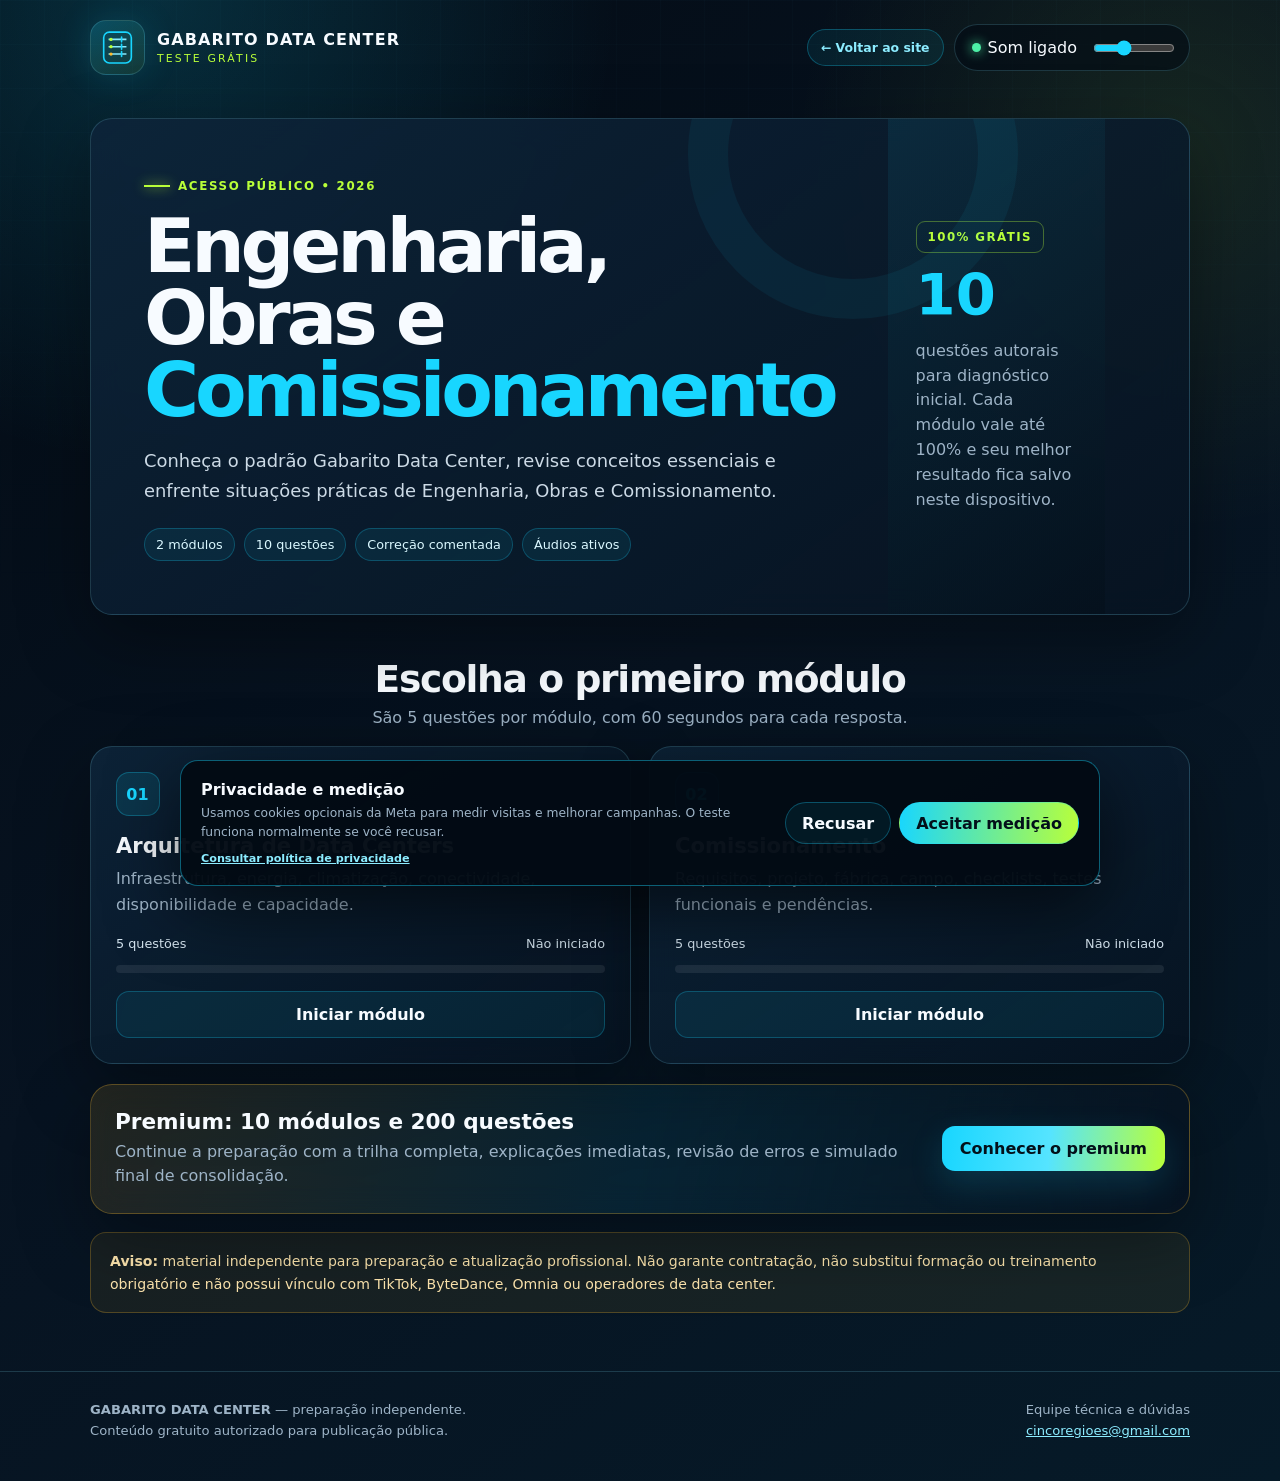
<file: simulados/engenharia-obras-comissionamento/index.html>
<!doctype html>
<html lang="pt-BR">
<head>
  <meta charset="utf-8">
  <meta name="viewport" content="width=device-width, initial-scale=1">
  <meta name="theme-color" content="#071321">
  <meta name="description" content="Teste grátis Gabarito Data Center: Engenharia, Obras e Comissionamento, com 2 módulos e 10 questões comentadas.">
  <title>Gabarito Data Center | Teste Grátis — Engenharia, Obras e Comissionamento</title>
  <style>
    :root{
      --bg:#030b14;--bg2:#071321;--panel:#0a1b2d;--panel2:#0d2439;
      --cyan:#18d6ff;--cyan2:#8cecff;--lime:#b9ff39;--amber:#ffbd2e;
      --green:#4df0a7;--red:#ff5f72;--white:#f7fbff;--muted:#9eb4c7;
      --line:rgba(134,234,255,.18);--radius:22px;--shadow:0 24px 70px rgba(0,0,0,.35)
    }
    *{box-sizing:border-box}
    html{scroll-behavior:smooth}
    body{margin:0;min-height:100vh;color:var(--white);font-family:Inter,ui-sans-serif,system-ui,-apple-system,"Segoe UI",sans-serif;background:
      radial-gradient(circle at 12% 0,rgba(24,214,255,.17),transparent 29rem),
      radial-gradient(circle at 92% 10%,rgba(185,255,57,.09),transparent 24rem),
      linear-gradient(145deg,var(--bg),var(--bg2) 48%,#061a28)}
    body::before{content:"";position:fixed;inset:0;pointer-events:none;opacity:.15;background-image:linear-gradient(rgba(134,234,255,.13) 1px,transparent 1px),linear-gradient(90deg,rgba(134,234,255,.13) 1px,transparent 1px);background-size:44px 44px;mask-image:linear-gradient(#000,transparent 80%)}
    button,input{font:inherit}button{cursor:pointer}a{color:var(--cyan2)}
    .shell{position:relative;z-index:1;width:min(1100px,calc(100% - 32px));margin:auto}
    .topbar{padding:20px 0 8px}
    .topbar__inner{display:flex;align-items:center;justify-content:space-between;gap:16px;flex-wrap:wrap}
    .brand{display:flex;align-items:center;gap:12px;color:var(--white);text-decoration:none}
    .logo{width:55px;height:55px;display:grid;place-items:center;border:1px solid var(--line);border-radius:16px;background:linear-gradient(145deg,rgba(24,214,255,.22),rgba(185,255,57,.08));box-shadow:0 0 35px rgba(24,214,255,.15)}
    .logo svg{width:39px;height:39px}.brand strong{display:block;letter-spacing:.07em}.brand small{display:block;color:var(--lime);font-size:.68rem;letter-spacing:.2em;margin-top:3px}
    .topbar__actions{display:flex;align-items:center;gap:10px}.back-site{display:inline-flex;align-items:center;justify-content:center;padding:10px 13px;border:1px solid rgba(24,214,255,.28);border-radius:999px;background:rgba(24,214,255,.08);color:var(--cyan2);font-size:.78rem;font-weight:850;text-decoration:none;white-space:nowrap;transition:.18s}.back-site:hover,.back-site:focus-visible{background:rgba(24,214,255,.16);border-color:rgba(24,214,255,.55);transform:translateY(-1px)}
    .sound{display:flex;align-items:center;gap:9px;padding:8px 12px;border:1px solid var(--line);border-radius:999px;background:rgba(3,11,20,.6)}
    .sound button{display:flex;align-items:center;gap:7px;color:var(--white);background:none;border:0;padding:5px}
    .dot{width:9px;height:9px;border-radius:50%;background:var(--green);box-shadow:0 0 12px var(--green)}
    .sound button.off .dot{background:var(--red);box-shadow:0 0 12px var(--red)}.sound input{width:82px;accent-color:var(--cyan)}
    main{padding:35px 0 58px}.view[hidden]{display:none!important}
    .panel{border:1px solid var(--line);border-radius:var(--radius);background:linear-gradient(145deg,rgba(13,36,57,.92),rgba(7,19,33,.84));box-shadow:var(--shadow);backdrop-filter:blur(15px)}
    .hero{display:grid;grid-template-columns:1.28fr .72fr;overflow:hidden}
    .hero__copy{padding:clamp(28px,5vw,53px);position:relative}.hero__copy::after{content:"";position:absolute;width:250px;height:250px;right:-130px;top:-130px;border:40px solid rgba(24,214,255,.06);border-radius:50%}
    .tag{display:inline-flex;align-items:center;gap:8px;color:var(--lime);font-weight:900;font-size:.74rem;letter-spacing:.14em;text-transform:uppercase;margin:0 0 17px}.tag::before{content:"";width:26px;height:2px;background:var(--lime);box-shadow:0 0 12px var(--lime)}
    h1,h2,h3,p{margin-top:0}.hero h1{font-size:clamp(2.25rem,6vw,4.7rem);line-height:.96;letter-spacing:-.055em;margin-bottom:19px}.hero h1 span{display:block;color:var(--cyan)}
    .lead{color:#ccdae6;line-height:1.7;font-size:clamp(1rem,2vw,1.12rem);max-width:710px}.chips{display:flex;flex-wrap:wrap;gap:9px;margin-top:22px}.chip{padding:8px 11px;border:1px solid rgba(24,214,255,.24);border-radius:999px;background:rgba(24,214,255,.08);font-size:.8rem;color:#daf8ff}
    .hero__side{padding:28px;background:linear-gradient(145deg,rgba(24,214,255,.08),rgba(3,11,20,.35));display:flex;flex-direction:column;justify-content:center;gap:14px}
    .free-stamp{align-self:flex-start;padding:8px 11px;border:1px solid rgba(185,255,57,.34);border-radius:9px;color:var(--lime);font-size:.74rem;font-weight:900;letter-spacing:.12em}.hero__side strong{font-size:3.6rem;line-height:1;color:var(--cyan)}.hero__side p{color:var(--muted);line-height:1.55;margin:0}
    .section-head{text-align:center;margin:42px 0 19px}.section-head h2{font-size:clamp(1.55rem,4vw,2.35rem);letter-spacing:-.035em;margin-bottom:7px}.section-head p{color:var(--muted);margin:0}
    .module-grid{display:grid;grid-template-columns:repeat(2,1fr);gap:18px}
    .module{padding:25px;position:relative;overflow:hidden}.module__number{width:44px;height:44px;display:grid;place-items:center;border:1px solid rgba(24,214,255,.28);border-radius:13px;background:rgba(24,214,255,.11);color:var(--cyan);font-weight:900;margin-bottom:17px}.module h3{font-size:1.32rem;margin-bottom:8px}.module p{color:var(--muted);line-height:1.6;min-height:51px}.module__meta{display:flex;justify-content:space-between;gap:10px;color:#d3e3ee;font-size:.8rem;margin:18px 0 14px}.track{height:8px;border-radius:999px;overflow:hidden;background:rgba(255,255,255,.08);margin-bottom:18px}.track span{display:block;height:100%;border-radius:inherit;background:linear-gradient(90deg,var(--cyan),var(--lime));transition:width .35s}
    .btn{border:0;border-radius:13px;padding:13px 18px;display:inline-flex;align-items:center;justify-content:center;gap:8px;text-decoration:none;font-weight:850;transition:transform .18s,filter .18s}.btn:hover{transform:translateY(-2px);filter:brightness(1.07)}.btn--primary{background:linear-gradient(95deg,var(--cyan),#55e4ff 48%,var(--lime));color:#03101a;box-shadow:0 12px 34px rgba(24,214,255,.16)}.btn--ghost{color:var(--white);background:rgba(24,214,255,.08);border:1px solid rgba(24,214,255,.25)}.btn--danger{color:#ffc4cb;background:rgba(255,95,114,.09);border:1px solid rgba(255,95,114,.27)}.btn--block{width:100%}
    .premium-banner{margin-top:20px;padding:24px;display:flex;align-items:center;justify-content:space-between;gap:24px;border-color:rgba(255,189,46,.28);background:linear-gradient(105deg,rgba(255,189,46,.11),rgba(24,214,255,.07),rgba(7,19,33,.9))}.premium-banner h3{font-size:1.35rem;margin-bottom:6px}.premium-banner p{color:var(--muted);margin:0;line-height:1.55}.premium-banner .btn{white-space:nowrap}
    .notice{margin-top:18px;padding:17px 19px;border:1px solid rgba(255,189,46,.25);border-radius:16px;background:rgba(255,189,46,.07);color:#ffe7af;font-size:.88rem;line-height:1.6}
    .quiz-head{display:flex;align-items:flex-end;justify-content:space-between;gap:20px;margin-bottom:18px}.quiz-head small{display:block;color:var(--lime);font-weight:900;letter-spacing:.12em;text-transform:uppercase}.quiz-head h1{font-size:clamp(1.7rem,4vw,2.7rem);margin:7px 0 0}.timer{display:flex;align-items:center;gap:8px;padding:10px 14px;border:1px solid var(--line);border-radius:999px;background:rgba(3,11,20,.65);font-variant-numeric:tabular-nums}.timer.warn{color:var(--amber);border-color:rgba(255,189,46,.45)}.timer.danger{color:#ffc1c9;border-color:rgba(255,95,114,.5);animation:pulse 1s infinite}@keyframes pulse{50%{box-shadow:0 0 23px rgba(255,95,114,.18)}}
    .progress-meta{display:flex;justify-content:space-between;color:var(--muted);font-size:.82rem;margin-bottom:8px}.quiz-progress{margin-bottom:18px}
    .question{padding:clamp(24px,5vw,42px)}.question__type{color:var(--cyan2);text-transform:uppercase;letter-spacing:.12em;font-size:.75rem;font-weight:900;margin-bottom:14px}.question h2{font-size:clamp(1.28rem,3vw,1.85rem);line-height:1.38;letter-spacing:-.025em;margin-bottom:25px}.options{display:grid;gap:11px}.option{width:100%;padding:14px 16px;border:1px solid var(--line);border-radius:15px;background:rgba(3,11,20,.45);color:var(--white);display:grid;grid-template-columns:37px 1fr;gap:12px;align-items:center;text-align:left;line-height:1.48;transition:.18s}.option:hover:not(:disabled){transform:translateX(3px);border-color:rgba(24,214,255,.46);background:rgba(24,214,255,.08)}.option:disabled{cursor:default}.letter{width:35px;height:35px;display:grid;place-items:center;border-radius:10px;color:var(--cyan2);font-weight:900;background:rgba(24,214,255,.09);border:1px solid rgba(24,214,255,.18)}.option.correct{border-color:rgba(77,240,167,.62);background:rgba(77,240,167,.1)}.option.correct .letter{background:var(--green);color:#03150e;border-color:var(--green)}.option.wrong{border-color:rgba(255,95,114,.62);background:rgba(255,95,114,.1)}.option.wrong .letter{background:var(--red);color:#fff;border-color:var(--red)}
    .feedback{margin-top:19px;padding:17px;border:1px solid var(--line);border-radius:15px;background:rgba(3,11,20,.5);line-height:1.6}.feedback.good{border-color:rgba(77,240,167,.36)}.feedback.bad{border-color:rgba(255,95,114,.36)}.feedback strong{display:block;margin-bottom:4px}.feedback p{color:#c9d9e4;margin:0}.quiz-actions{display:flex;align-items:center;justify-content:space-between;gap:13px;margin-top:18px}
    .result{padding:clamp(27px,5vw,48px);text-align:center}.result__badge{display:inline-block;padding:8px 11px;border:1px solid rgba(185,255,57,.3);border-radius:999px;color:var(--lime);font-size:.73rem;font-weight:900;letter-spacing:.12em}.result h1{font-size:clamp(2rem,5vw,3.4rem);margin:18px 0 8px}.result>p{color:var(--muted);line-height:1.65}.score-ring{--score:0;width:182px;height:182px;margin:26px auto;display:grid;place-items:center;border-radius:50%;background:conic-gradient(var(--lime) calc(var(--score)*1%),rgba(255,255,255,.08) 0);position:relative}.score-ring::before{content:"";position:absolute;inset:14px;border-radius:50%;background:var(--bg2);border:1px solid var(--line)}.score-ring div{position:relative}.score-ring b{display:block;font-size:3.1rem;line-height:1}.score-ring span{font-size:.78rem;color:var(--muted)}.result-stats{display:grid;grid-template-columns:repeat(3,1fr);gap:11px;max-width:650px;margin:0 auto 25px}.result-stat{padding:17px;border:1px solid var(--line);border-radius:15px;background:rgba(3,11,20,.35)}.result-stat b{display:block;font-size:1.35rem;color:var(--cyan2)}.result-stat span{font-size:.76rem;color:var(--muted)}.result-actions{display:flex;flex-wrap:wrap;justify-content:center;gap:10px}.review{text-align:left;margin-top:27px}.review h2{margin-bottom:13px}.review-item{padding:17px;margin-bottom:10px;border:1px solid var(--line);border-radius:15px;background:rgba(3,11,20,.36)}.review-item strong{display:block;line-height:1.45;margin-bottom:7px}.review-item p{font-size:.89rem;line-height:1.55;margin:5px 0;color:var(--muted)}.review-item .right{color:var(--green)}.review-item .chosen{color:#ffbbc3}
    .partners{display:grid;grid-template-columns:repeat(2,1fr);gap:12px;margin-top:24px;text-align:left}.partner{padding:18px;border:1px solid var(--line);border-radius:15px;background:rgba(3,11,20,.35)}.partner span{display:block;color:var(--lime);font-size:.7rem;font-weight:900;letter-spacing:.1em}.partner strong{display:block;margin:7px 0}.partner a{font-size:.85rem}
    footer{position:relative;z-index:1;padding:27px 0 40px;border-top:1px solid var(--line);color:var(--muted);font-size:.82rem;line-height:1.6}.footer-inner{display:flex;justify-content:space-between;gap:24px}.footer-inner p{margin:0}.footer-inner div:last-child{text-align:right}
    .sr-only{position:absolute!important;width:1px!important;height:1px!important;padding:0!important;margin:-1px!important;overflow:hidden!important;clip:rect(0,0,0,0)!important;white-space:nowrap!important;border:0!important}
    @media(max-width:780px){.hero{grid-template-columns:1fr}.hero__side{min-height:240px}.module-grid{grid-template-columns:1fr}.premium-banner{align-items:flex-start;flex-direction:column}}
    @media(max-width:580px){.shell{width:min(100% - 22px,1100px)}.logo{width:47px;height:47px}.brand strong{font-size:.9rem}.brand small{font-size:.59rem}.sound input,.sound-label{display:none}.hero,.panel{border-radius:18px}.hero__copy{padding:28px 22px}.quiz-head{align-items:flex-start}.timer{padding:8px 10px}.quiz-actions{align-items:stretch;flex-direction:column-reverse}.quiz-actions .btn{width:100%}.result-stats,.partners{grid-template-columns:1fr}.footer-inner{display:block}.footer-inner div:last-child{text-align:left;margin-top:12px}.option{grid-template-columns:34px 1fr;padding:13px}.letter{width:32px;height:32px}}
    @media(max-width:580px){.topbar__actions{width:100%;justify-content:space-between}.back-site{font-size:.72rem;padding:8px 10px}}
    @media print{body{background:#fff;color:#111}.topbar,#homeView,#quizView,footer,.result-actions,.partners{display:none!important}.result{box-shadow:none;background:#fff;border:1px solid #bbb}.score-ring::before{background:#fff}.result h1,.score-ring b{color:#111}.review-item{background:#fff;color:#111}.review-item p{color:#333}}
  </style>
  <script src="../../meta-pixel.js" defer></script>
</head>
<body>
  <header class="topbar">
    <div class="shell topbar__inner">
      <a class="brand" id="brandHome" href="#" aria-label="Voltar à apresentação deste teste">
        <span class="logo" aria-hidden="true"><svg viewBox="0 0 48 48" fill="none"><rect x="7" y="5" width="34" height="38" rx="7" stroke="#18d6ff" stroke-width="2"/><path d="M13 14h22M13 23h22M13 32h22" stroke="#86eaff" stroke-width="2"/><circle cx="16" cy="14" r="2" fill="#b9ff39"/><circle cx="16" cy="23" r="2" fill="#b9ff39"/><circle cx="16" cy="32" r="2" fill="#ffbd2e"/><path d="M29 11v6m0 3v6m0 3v6" stroke="#18d6ff" stroke-width="2" stroke-linecap="round"/></svg></span>
        <span><strong>GABARITO DATA CENTER</strong><small>TESTE GRÁTIS</small></span>
      </a>
      <div class="topbar__actions">
        <a class="back-site" href="../../index.html" aria-label="Voltar à tela inicial do Gabarito Data Center">← Voltar ao site</a>
        <div class="sound" aria-label="Controles de áudio">
          <button id="soundToggle" type="button" aria-pressed="true"><span class="dot"></span><span class="sound-label">Som ligado</span></button>
          <label class="sr-only" for="volume">Volume</label><input id="volume" type="range" min="0" max="1" value="0.35" step="0.05">
        </div>
      </div>
    </div>
  </header>

  <main class="shell">
    <section class="view" id="homeView">
      <div class="hero panel">
        <div class="hero__copy"><p class="tag">Acesso público • 2026</p><h1>Engenharia, Obras e <span>Comissionamento</span></h1><p class="lead">Conheça o padrão Gabarito Data Center, revise conceitos essenciais e enfrente situações práticas de Engenharia, Obras e Comissionamento.</p><div class="chips"><span class="chip">2 módulos</span><span class="chip">10 questões</span><span class="chip">Correção comentada</span><span class="chip">Áudios ativos</span></div></div>
        <aside class="hero__side"><span class="free-stamp">100% GRÁTIS</span><strong>10</strong><p>questões autorais para diagnóstico inicial. Cada módulo vale até 100% e seu melhor resultado fica salvo neste dispositivo.</p></aside>
      </div>

      <div class="section-head"><h2>Escolha o primeiro módulo</h2><p>São 5 questões por módulo, com 60 segundos para cada resposta.</p></div>
      <div class="module-grid" id="moduleGrid"></div>

      <article class="premium-banner panel"><div><h3>Premium: 10 módulos e 200 questões</h3><p>Continue a preparação com a trilha completa, explicações imediatas, revisão de erros e simulado final de consolidação.</p></div><a class="btn btn--primary" id="premiumHome" href="#">Conhecer o premium</a></article>
      <div class="notice"><strong>Aviso:</strong> material independente para preparação e atualização profissional. Não garante contratação, não substitui formação ou treinamento obrigatório e não possui vínculo com TikTok, ByteDance, Omnia ou operadores de data center.</div>
    </section>

    <section class="view" id="quizView" hidden>
      <div class="quiz-head"><div><small id="quizLabel">Módulo grátis</small><h1 id="quizTitle">Fundamentos</h1></div><div class="timer" id="timerBox"><span aria-hidden="true">◷</span><b id="timerText">01:00</b></div></div>
      <div class="quiz-progress"><div class="progress-meta"><span id="counter">Questão 1 de 5</span><span id="liveScore">0 acertos</span></div><div class="track"><span id="quizBar" style="width:0"></span></div></div>
      <article class="question panel"><div class="question__type" id="questionType">Conhecimento aplicado</div><h2 id="questionText"></h2><div class="options" id="options"></div><div class="feedback" id="feedback" hidden aria-live="polite"><strong id="feedbackTitle"></strong><p id="feedbackText"></p></div></article>
      <div class="quiz-actions"><button class="btn btn--danger" id="exitQuiz" type="button">Sair do teste</button><button class="btn btn--primary" id="nextQuestion" type="button" hidden>Próxima questão</button></div>
    </section>

    <section class="view" id="resultView" hidden>
      <article class="result panel"><span class="result__badge">MÓDULO CONCLUÍDO</span><h1 id="resultTitle">Seu resultado</h1><p id="resultMessage"></p><div class="score-ring" id="scoreRing"><div><b id="resultPercent">0%</b><span>aproveitamento</span></div></div><div class="result-stats"><div class="result-stat"><b id="resultCorrect">0/5</b><span>acertos</span></div><div class="result-stat"><b id="resultWrong">0</b><span>erros ou tempo esgotado</span></div><div class="result-stat"><b id="resultTime">00:00</b><span>tempo total</span></div></div><div class="result-actions"><button class="btn btn--primary" id="retry" type="button">Refazer módulo</button><button class="btn btn--ghost" id="returnHome" type="button">Escolher outro módulo</button><button class="btn btn--ghost" id="printResult" type="button">Imprimir resultado</button><a class="btn btn--primary" id="premiumResult" href="#">Acessar premium</a></div><div class="review" id="review"><h2>Revise os pontos de atenção</h2><div id="reviewList"></div></div><div class="partners"><div class="partner"><span>PORTAL DE SIMULADOS</span><strong>Gabarito Max</strong><a href="https://cincoregioes-star.github.io/oficial-portal-gabaritomax/" target="_blank" rel="noreferrer">Conhecer o portal ↗</a></div><div class="partner"><span>PREPARAÇÃO ENEM</span><strong>DB ENEM Vitalício</strong><a href="https://cincoregioes-star.github.io/DB-ENEM/" target="_blank" rel="noreferrer">Visitar site ↗</a></div></div></article>
    </section>
  </main>

  <footer><div class="shell footer-inner"><div><p><strong>GABARITO DATA CENTER</strong> — preparação independente.</p><p>Conteúdo gratuito autorizado para publicação pública.</p></div><div><p>Equipe técnica e dúvidas</p><p><a href="mailto:cincoregioes@gmail.com">cincoregioes@gmail.com</a></p></div></div></footer>

  <audio id="backgroundAudio" loop preload="metadata" src="https://cdn.pixabay.com/download/audio/2022/01/18/audio_d0a13f69d2.mp3?filename=tension-103701.mp3"></audio>
  <audio id="correctAudio" preload="metadata" src="https://cdn.pixabay.com/download/audio/2021/08/04/audio_0625c1539c.mp3?filename=success-1-6297.mp3"></audio>
  <audio id="wrongAudio" preload="metadata" src="https://cdn.pixabay.com/download/audio/2021/08/04/audio_c6ccf3232f.mp3?filename=error-126627.mp3"></audio>

  <script>
    "use strict";

    // Checkout oficial deste produto na Kiwify, com identificação da origem do clique.
    const PREMIUM_URL = "https://pay.kiwify.com.br/QNAgRe8?src=teste-gratis&utm_source=gabarito-data-center&utm_medium=teste-gratis&utm_campaign=catalogo-premium-2026&utm_content=engenharia-obras-comissionamento";
    const STORAGE_KEY = "gdc-teste-gratis-engenharia-obras-comissionamento-v1";
    const LETTERS = ["A","B","C","D"];
    const MODULES = [
      {
            "id": "engenharia-obras-comissionamento-gratis-1",
            "title": "Arquitetura de Data Centers",
            "type": "Conceitos essenciais",
            "description": "Infraestrutura, energia, climatização, conectividade, disponibilidade e capacidade.",
            "questions": [
                  {
                        "q": "Qual é a finalidade central de um data center?",
                        "o": [
                              "Apenas armazenar documentos impressos",
                              "Hospedar e sustentar sistemas, dados e conectividade com controle e disponibilidade",
                              "Produzir energia para o bairro",
                              "Substituir todas as redes de telecomunicações"
                        ],
                        "a": 1,
                        "e": "Um data center reúne recursos de TI e infraestrutura de suporte para processar, armazenar e transportar dados com níveis controlados de disponibilidade, segurança e desempenho."
                  },
                  {
                        "q": "Qual equipamento encaminha quadros entre dispositivos de uma rede local com base, em geral, em endereços MAC?",
                        "o": [
                              "UPS",
                              "Switch",
                              "Gerador",
                              "Sensor de umidade"
                        ],
                        "a": 1,
                        "e": "O switch conecta dispositivos em uma rede local e toma decisões de encaminhamento na camada de enlace. Roteadores realizam o encaminhamento entre redes."
                  },
                  {
                        "q": "Qual é o objetivo da organização em corredores frio e quente?",
                        "o": [
                              "Misturar o ar de insuflamento e o ar de retorno",
                              "Separar fluxos de ar para reduzir recirculação e melhorar a eficiência térmica",
                              "Aumentar o ruído da sala",
                              "Eliminar todos os sensores ambientais"
                        ],
                        "a": 1,
                        "e": "A separação direciona ar frio às entradas dos equipamentos e conduz o ar aquecido para retorno, reduzindo mistura e pontos quentes quando o projeto e a contenção são adequados."
                  },
                  {
                        "q": "Quais variáveis são exemplos de monitoramento ambiental básico na sala de dados?",
                        "o": [
                              "Temperatura e umidade",
                              "Salário e férias",
                              "Somente velocidade da internet pública",
                              "Apenas quantidade de usuários"
                        ],
                        "a": 0,
                        "e": "Temperatura e umidade são variáveis ambientais fundamentais. Projetos também podem acompanhar pressão diferencial, partículas, água, fumaça e outros riscos."
                  },
                  {
                        "q": "Qual alternativa diferencia corretamente backup de dados e alimentação por UPS?",
                        "o": [
                              "São exatamente a mesma proteção",
                              "Backup permite recuperar dados; UPS mantém energia por um período. Uma proteção não substitui a outra",
                              "UPS recupera arquivos apagados e backup liga geradores",
                              "Nenhuma delas precisa ser testada"
                        ],
                        "a": 1,
                        "e": "Backup trata recuperabilidade de informações. UPS trata continuidade elétrica de curto prazo e qualidade de energia. São controles diferentes e ambos precisam de estratégia e testes."
                  }
            ]
      },
      {
            "id": "engenharia-obras-comissionamento-gratis-2",
            "title": "Comissionamento",
            "type": "Situações e testes",
            "description": "Requisitos, projeto, fábrica, campo, checklists, testes funcionais e pendências.",
            "questions": [
                  {
                        "q": "Qual alternativa descreve corretamente plano de comissionamento?",
                        "o": [
                              "documento que define escopo, fases, papéis, testes, registros e critérios de aceite",
                              "expectativas funcionais, capacidade, disponibilidade, operação e desempenho do empreendimento",
                              "avaliação de testabilidade, operação, manutenção e aderência aos requisitos",
                              "teste de aceitação realizado no local após instalação"
                        ],
                        "a": 0,
                        "e": "plano de comissionamento: documento que define escopo, fases, papéis, testes, registros e critérios de aceite Na prática, coordena disciplinas desde o projeto até a entrega operacional"
                  },
                  {
                        "q": "Qual é a principal aplicação de requisitos do proprietário em comissionamento por níveis?",
                        "o": [
                              "servem de referência para projeto, testes e aceitação final",
                              "permite revisar se a intenção foi traduzida corretamente em sistemas",
                              "impede aprovar equipamento incompatível apenas por equivalência comercial",
                              "evita iniciar ensaio funcional com componentes incompletos ou inseguros"
                        ],
                        "a": 0,
                        "e": "requisitos do proprietário: expectativas funcionais, capacidade, disponibilidade, operação e desempenho do empreendimento Na prática, servem de referência para projeto, testes e aceitação final"
                  },
                  {
                        "q": "Qual é a principal aplicação de revisão de projeto para comissionamento em comissionamento por níveis?",
                        "o": [
                              "identifica lacunas antes que sejam incorporadas à construção",
                              "impede aprovar equipamento incompatível apenas por equivalência comercial",
                              "confirma montagem, interfaces e função nas condições do empreendimento",
                              "mantém pendências visíveis até correção e reteste"
                        ],
                        "a": 0,
                        "e": "revisão de projeto para comissionamento: avaliação de testabilidade, operação, manutenção e aderência aos requisitos Na prática, identifica lacunas antes que sejam incorporadas à construção"
                  },
                  {
                        "q": "Qual alternativa descreve corretamente SAT?",
                        "o": [
                              "teste de aceitação realizado no local após instalação",
                              "verificação de instalação, identificação, energia, fluidos e pré-requisitos antes do teste",
                              "registro controlado de desvios, responsáveis, prioridade, prazo e evidência de fechamento",
                              "documento que explica critérios, premissas e soluções adotadas para atender aos requisitos"
                        ],
                        "a": 0,
                        "e": "SAT: teste de aceitação realizado no local após instalação Na prática, confirma montagem, interfaces e função nas condições do empreendimento"
                  },
                  {
                        "q": "Qual alternativa descreve corretamente issue log?",
                        "o": [
                              "registro controlado de desvios, responsáveis, prioridade, prazo e evidência de fechamento",
                              "documento que define escopo, fases, papéis, testes, registros e critérios de aceite",
                              "documento que explica critérios, premissas e soluções adotadas para atender aos requisitos",
                              "teste de aceitação realizado na fábrica antes do envio"
                        ],
                        "a": 0,
                        "e": "issue log: registro controlado de desvios, responsáveis, prioridade, prazo e evidência de fechamento Na prática, mantém pendências visíveis até correção e reteste"
                  }
            ]
      }
];

    const state={module:null,session:[],index:0,answers:[],remaining:60,timer:null,startedAt:0,sound:true,volume:.35};
    const el=id=>document.getElementById(id);
    const views={home:el("homeView"),quiz:el("quizView"),result:el("resultView")};
    const audio={background:el("backgroundAudio"),correct:el("correctAudio"),wrong:el("wrongAudio")};

    function safeLoad(){try{return JSON.parse(localStorage.getItem(STORAGE_KEY))||{}}catch{return {}}}
    function safeSave(value){try{localStorage.setItem(STORAGE_KEY,JSON.stringify(value))}catch{/* armazenamento indisponível */}}
    function showView(name){Object.entries(views).forEach(([key,node])=>node.hidden=key!==name);window.scrollTo({top:0,behavior:"smooth"})}
    function shuffle(items){const copy=[...items];for(let i=copy.length-1;i>0;i--){const j=Math.floor(Math.random()*(i+1));[copy[i],copy[j]]=[copy[j],copy[i]]}return copy}
    function randomizeQuestion(question){const options=shuffle(question.o.map((text,index)=>({text,correct:index===question.a})));return {...question,o:options.map(item=>item.text),a:options.findIndex(item=>item.correct)}}
    function formatTime(seconds){return `${String(Math.floor(seconds/60)).padStart(2,"0")}:${String(seconds%60).padStart(2,"0")}`}
    function setVolumes(){audio.background.volume=state.volume*.42;audio.correct.volume=state.volume;audio.wrong.volume=state.volume}
    function startBackground(){if(state.sound)audio.background.play().catch(()=>{})}
    function stopBackground(){audio.background.pause()}
    function playEffect(kind){if(!state.sound)return;audio[kind].currentTime=0;audio[kind].play().catch(()=>{})}
    function toggleSound(){state.sound=!state.sound;const button=el("soundToggle");button.classList.toggle("off",!state.sound);button.setAttribute("aria-pressed",String(state.sound));button.querySelector(".sound-label").textContent=state.sound?"Som ligado":"Som desligado";if(state.sound&&!views.quiz.hidden)startBackground();else stopBackground()}

    function renderHome(){const saved=safeLoad();const grid=el("moduleGrid");grid.textContent="";MODULES.forEach((module,index)=>{const progress=saved[module.id];const best=progress?.best||0;const card=document.createElement("article");card.className="module panel";const number=document.createElement("div");number.className="module__number";number.textContent=String(index+1).padStart(2,"0");const title=document.createElement("h3");title.textContent=module.title;const description=document.createElement("p");description.textContent=module.description;const meta=document.createElement("div");meta.className="module__meta";const left=document.createElement("span");left.textContent="5 questões";const right=document.createElement("span");right.textContent=progress?`Melhor: ${best}%`:"Não iniciado";meta.append(left,right);const track=document.createElement("div");track.className="track";const fill=document.createElement("span");fill.style.width=`${best}%`;track.appendChild(fill);const button=document.createElement("button");button.className="btn btn--ghost btn--block";button.type="button";button.textContent=progress?"Refazer módulo":"Iniciar módulo";button.addEventListener("click",()=>startModule(module.id));card.append(number,title,description,meta,track,button);grid.appendChild(card)});showView("home")}
    function startModule(id){const module=MODULES.find(item=>item.id===id);state.module=module;state.session=shuffle(module.questions.map(randomizeQuestion));state.index=0;state.answers=[];state.startedAt=Date.now();el("quizLabel").textContent=`Teste grátis • ${module.type}`;el("quizTitle").textContent=module.title;showView("quiz");startBackground();renderQuestion()}
    function renderQuestion(){clearInterval(state.timer);state.remaining=60;const current=state.session[state.index];el("counter").textContent=`Questão ${state.index+1} de ${state.session.length}`;el("liveScore").textContent=`${state.answers.filter(a=>a.correct).length} acertos`;el("quizBar").style.width=`${(state.index/state.session.length)*100}%`;el("questionType").textContent=state.module.type;el("questionText").textContent=current.q;el("feedback").hidden=true;el("nextQuestion").hidden=true;const list=el("options");list.textContent="";current.o.forEach((text,index)=>{const button=document.createElement("button");button.className="option";button.type="button";const letter=document.createElement("span");letter.className="letter";letter.textContent=LETTERS[index];const copy=document.createElement("span");copy.textContent=text;button.append(letter,copy);button.addEventListener("click",()=>answer(index,false));list.appendChild(button)});updateTimer();state.timer=setInterval(()=>{state.remaining--;updateTimer();if(state.remaining<=0){clearInterval(state.timer);answer(-1,true)}},1000)}
    function updateTimer(){const box=el("timerBox");el("timerText").textContent=formatTime(Math.max(0,state.remaining));box.classList.toggle("warn",state.remaining<=20&&state.remaining>10);box.classList.toggle("danger",state.remaining<=10)}
    function answer(selected,timedOut){clearInterval(state.timer);const current=state.session[state.index];const buttons=[...el("options").querySelectorAll(".option")];if(buttons.some(button=>button.disabled))return;const correct=selected===current.a;buttons.forEach((button,index)=>{button.disabled=true;if(index===current.a)button.classList.add("correct");else if(index===selected)button.classList.add("wrong")});state.answers.push({question:current,selected,correct,timedOut});const feedback=el("feedback");feedback.hidden=false;feedback.className=`feedback ${correct?"good":"bad"}`;el("feedbackTitle").textContent=correct?"Resposta correta!":timedOut?"Tempo esgotado.":"Resposta incorreta.";el("feedbackText").textContent=current.e;playEffect(correct?"correct":"wrong");el("liveScore").textContent=`${state.answers.filter(a=>a.correct).length} acertos`;el("nextQuestion").hidden=false;el("nextQuestion").textContent=state.index===state.session.length-1?"Ver resultado":"Próxima questão"}
    function next(){if(state.answers.length<=state.index)return;if(state.index<state.session.length-1){state.index++;renderQuestion()}else finish()}
    function finish(){clearInterval(state.timer);stopBackground();const total=state.session.length;const correct=state.answers.filter(item=>item.correct).length;const percent=Math.round(correct/total*100);const elapsed=Math.max(1,Math.round((Date.now()-state.startedAt)/1000));const saved=safeLoad();const old=saved[state.module.id]||{best:0,attempts:0};saved[state.module.id]={best:Math.max(old.best,percent),last:percent,attempts:old.attempts+1,completedAt:new Date().toISOString()};safeSave(saved);el("resultTitle").textContent=state.module.title;el("resultMessage").textContent=messageFor(percent);el("resultPercent").textContent=`${percent}%`;el("scoreRing").style.setProperty("--score",percent);el("resultCorrect").textContent=`${correct}/${total}`;el("resultWrong").textContent=String(total-correct);el("resultTime").textContent=formatTime(elapsed);renderReview();showView("result")}
    function messageFor(score){if(score===100)return"Excelente! Você acertou todas. A trilha premium aprofunda esses conhecimentos em 200 situações.";if(score>=80)return"Muito bom. Você demonstrou uma base consistente e já pode avançar para a preparação completa.";if(score>=60)return"Bom começo. Revise os pontos abaixo e refaça o módulo para consolidar o conhecimento.";return"Este diagnóstico mostrou os assuntos que merecem revisão. Leia as explicações e tente novamente."}
    function renderReview(){const list=el("reviewList");list.textContent="";const misses=state.answers.filter(item=>!item.correct);el("review").hidden=misses.length===0;if(!misses.length)return;misses.forEach((item,index)=>{const card=document.createElement("article");card.className="review-item";const title=document.createElement("strong");title.textContent=`${index+1}. ${item.question.q}`;const chosen=document.createElement("p");chosen.className="chosen";chosen.textContent=item.timedOut?"Sua resposta: tempo esgotado":`Sua resposta: ${item.question.o[item.selected]}`;const right=document.createElement("p");right.className="right";right.textContent=`Correta: ${item.question.o[item.question.a]}`;const explanation=document.createElement("p");explanation.textContent=item.question.e;card.append(title,chosen,right,explanation);list.appendChild(card)})}
    function exitQuiz(){if(state.answers.length&&state.answers.length<state.session.length&&!confirm("Sair agora? Esta tentativa não será salva."))return;clearInterval(state.timer);stopBackground();renderHome()}

    el("premiumHome").href=PREMIUM_URL;el("premiumResult").href=PREMIUM_URL;["premiumHome","premiumResult"].forEach(id=>{el(id).target="_blank";el(id).rel="noreferrer"});el("soundToggle").addEventListener("click",toggleSound);el("volume").addEventListener("input",event=>{state.volume=Number(event.target.value);setVolumes()});el("brandHome").addEventListener("click",event=>{event.preventDefault();if(!views.quiz.hidden)exitQuiz();else renderHome()});el("exitQuiz").addEventListener("click",exitQuiz);el("nextQuestion").addEventListener("click",next);el("returnHome").addEventListener("click",renderHome);el("retry").addEventListener("click",()=>startModule(state.module.id));el("printResult").addEventListener("click",()=>window.print());
    setVolumes();renderHome();
  </script>
</body>
</html>
</file>
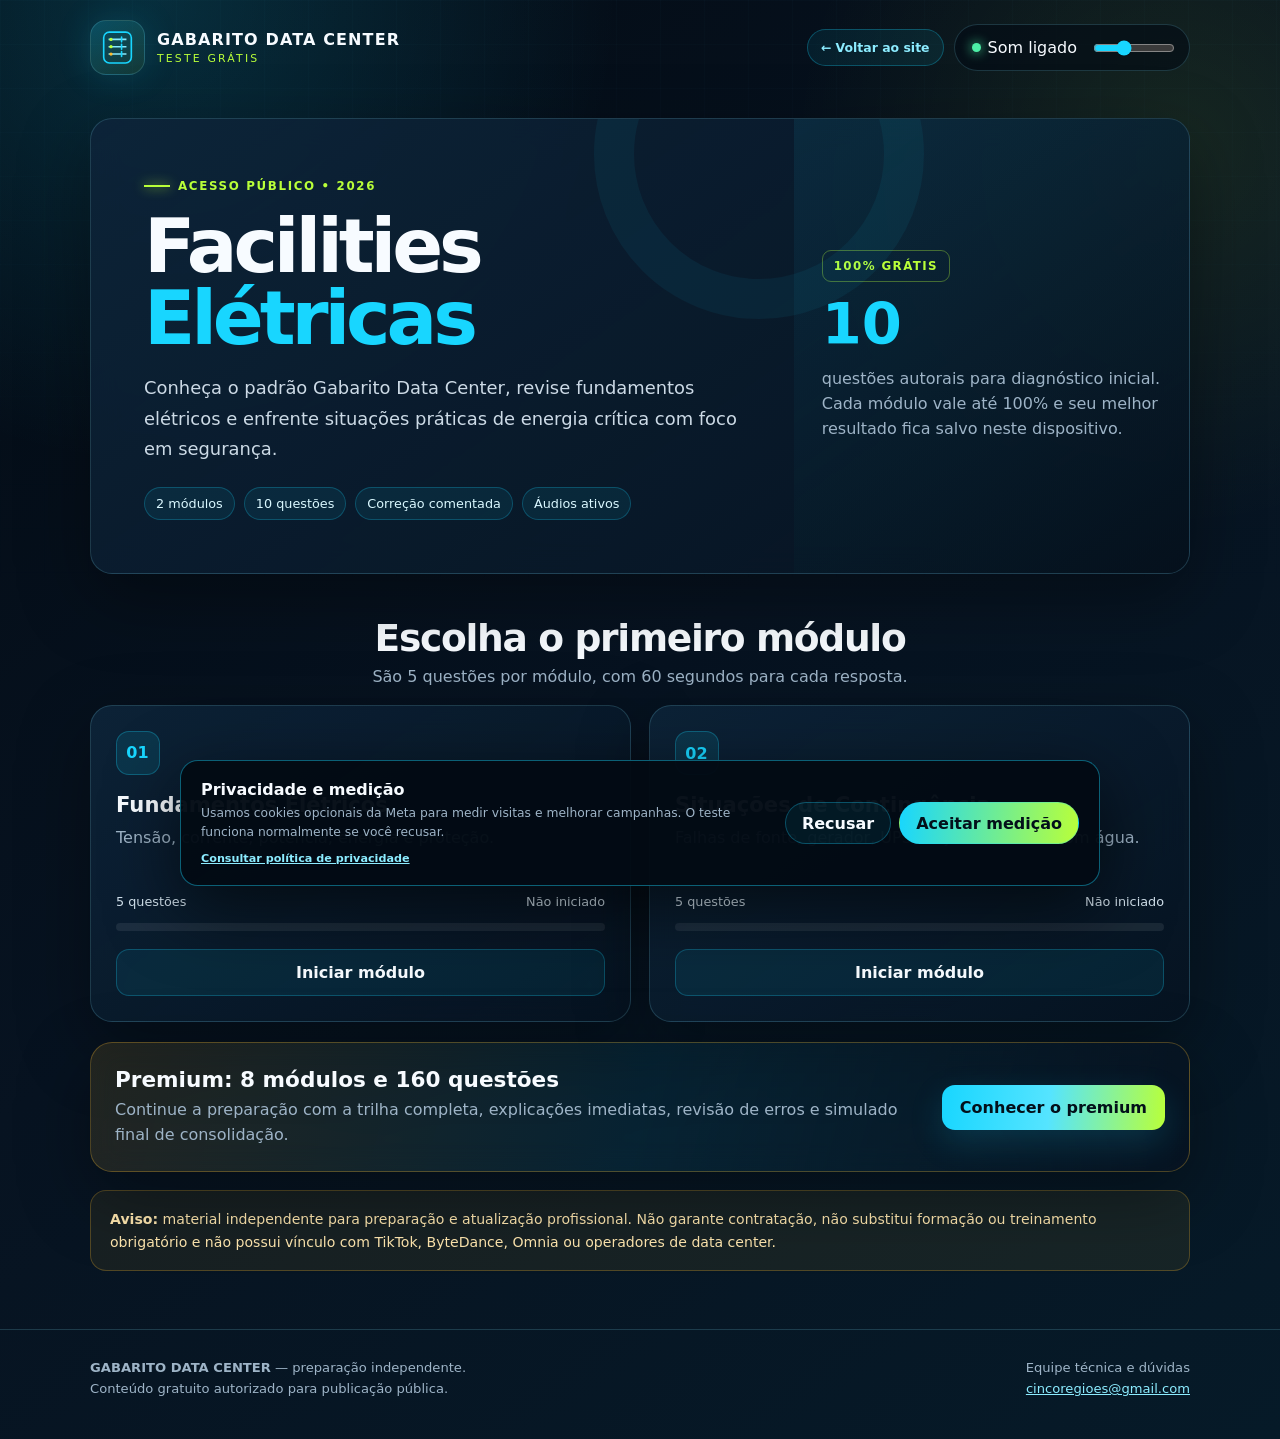
<file: simulados/facilities-eletricas/index.html>
<!doctype html>
<html lang="pt-BR">
<head>
  <meta charset="utf-8">
  <meta name="viewport" content="width=device-width, initial-scale=1">
  <meta name="theme-color" content="#071321">
  <meta name="description" content="Teste grátis Gabarito Data Center: Facilities Elétricas, com 2 módulos e 10 questões comentadas.">
  <title>Gabarito Data Center | Teste Grátis — Facilities Elétricas</title>
  <style>
    :root{
      --bg:#030b14;--bg2:#071321;--panel:#0a1b2d;--panel2:#0d2439;
      --cyan:#18d6ff;--cyan2:#8cecff;--lime:#b9ff39;--amber:#ffbd2e;
      --green:#4df0a7;--red:#ff5f72;--white:#f7fbff;--muted:#9eb4c7;
      --line:rgba(134,234,255,.18);--radius:22px;--shadow:0 24px 70px rgba(0,0,0,.35)
    }
    *{box-sizing:border-box}
    html{scroll-behavior:smooth}
    body{margin:0;min-height:100vh;color:var(--white);font-family:Inter,ui-sans-serif,system-ui,-apple-system,"Segoe UI",sans-serif;background:
      radial-gradient(circle at 12% 0,rgba(24,214,255,.17),transparent 29rem),
      radial-gradient(circle at 92% 10%,rgba(185,255,57,.09),transparent 24rem),
      linear-gradient(145deg,var(--bg),var(--bg2) 48%,#061a28)}
    body::before{content:"";position:fixed;inset:0;pointer-events:none;opacity:.15;background-image:linear-gradient(rgba(134,234,255,.13) 1px,transparent 1px),linear-gradient(90deg,rgba(134,234,255,.13) 1px,transparent 1px);background-size:44px 44px;mask-image:linear-gradient(#000,transparent 80%)}
    button,input{font:inherit}button{cursor:pointer}a{color:var(--cyan2)}
    .shell{position:relative;z-index:1;width:min(1100px,calc(100% - 32px));margin:auto}
    .topbar{padding:20px 0 8px}
    .topbar__inner{display:flex;align-items:center;justify-content:space-between;gap:16px;flex-wrap:wrap}
    .brand{display:flex;align-items:center;gap:12px;color:var(--white);text-decoration:none}
    .logo{width:55px;height:55px;display:grid;place-items:center;border:1px solid var(--line);border-radius:16px;background:linear-gradient(145deg,rgba(24,214,255,.22),rgba(185,255,57,.08));box-shadow:0 0 35px rgba(24,214,255,.15)}
    .logo svg{width:39px;height:39px}.brand strong{display:block;letter-spacing:.07em}.brand small{display:block;color:var(--lime);font-size:.68rem;letter-spacing:.2em;margin-top:3px}
    .topbar__actions{display:flex;align-items:center;gap:10px}.back-site{display:inline-flex;align-items:center;justify-content:center;padding:10px 13px;border:1px solid rgba(24,214,255,.28);border-radius:999px;background:rgba(24,214,255,.08);color:var(--cyan2);font-size:.78rem;font-weight:850;text-decoration:none;white-space:nowrap;transition:.18s}.back-site:hover,.back-site:focus-visible{background:rgba(24,214,255,.16);border-color:rgba(24,214,255,.55);transform:translateY(-1px)}
    .sound{display:flex;align-items:center;gap:9px;padding:8px 12px;border:1px solid var(--line);border-radius:999px;background:rgba(3,11,20,.6)}
    .sound button{display:flex;align-items:center;gap:7px;color:var(--white);background:none;border:0;padding:5px}
    .dot{width:9px;height:9px;border-radius:50%;background:var(--green);box-shadow:0 0 12px var(--green)}
    .sound button.off .dot{background:var(--red);box-shadow:0 0 12px var(--red)}.sound input{width:82px;accent-color:var(--cyan)}
    main{padding:35px 0 58px}.view[hidden]{display:none!important}
    .panel{border:1px solid var(--line);border-radius:var(--radius);background:linear-gradient(145deg,rgba(13,36,57,.92),rgba(7,19,33,.84));box-shadow:var(--shadow);backdrop-filter:blur(15px)}
    .hero{display:grid;grid-template-columns:1.28fr .72fr;overflow:hidden}
    .hero__copy{padding:clamp(28px,5vw,53px);position:relative}.hero__copy::after{content:"";position:absolute;width:250px;height:250px;right:-130px;top:-130px;border:40px solid rgba(24,214,255,.06);border-radius:50%}
    .tag{display:inline-flex;align-items:center;gap:8px;color:var(--lime);font-weight:900;font-size:.74rem;letter-spacing:.14em;text-transform:uppercase;margin:0 0 17px}.tag::before{content:"";width:26px;height:2px;background:var(--lime);box-shadow:0 0 12px var(--lime)}
    h1,h2,h3,p{margin-top:0}.hero h1{font-size:clamp(2.25rem,6vw,4.7rem);line-height:.96;letter-spacing:-.055em;margin-bottom:19px}.hero h1 span{display:block;color:var(--cyan)}
    .lead{color:#ccdae6;line-height:1.7;font-size:clamp(1rem,2vw,1.12rem);max-width:710px}.chips{display:flex;flex-wrap:wrap;gap:9px;margin-top:22px}.chip{padding:8px 11px;border:1px solid rgba(24,214,255,.24);border-radius:999px;background:rgba(24,214,255,.08);font-size:.8rem;color:#daf8ff}
    .hero__side{padding:28px;background:linear-gradient(145deg,rgba(24,214,255,.08),rgba(3,11,20,.35));display:flex;flex-direction:column;justify-content:center;gap:14px}
    .free-stamp{align-self:flex-start;padding:8px 11px;border:1px solid rgba(185,255,57,.34);border-radius:9px;color:var(--lime);font-size:.74rem;font-weight:900;letter-spacing:.12em}.hero__side strong{font-size:3.6rem;line-height:1;color:var(--cyan)}.hero__side p{color:var(--muted);line-height:1.55;margin:0}
    .section-head{text-align:center;margin:42px 0 19px}.section-head h2{font-size:clamp(1.55rem,4vw,2.35rem);letter-spacing:-.035em;margin-bottom:7px}.section-head p{color:var(--muted);margin:0}
    .module-grid{display:grid;grid-template-columns:repeat(2,1fr);gap:18px}
    .module{padding:25px;position:relative;overflow:hidden}.module__number{width:44px;height:44px;display:grid;place-items:center;border:1px solid rgba(24,214,255,.28);border-radius:13px;background:rgba(24,214,255,.11);color:var(--cyan);font-weight:900;margin-bottom:17px}.module h3{font-size:1.32rem;margin-bottom:8px}.module p{color:var(--muted);line-height:1.6;min-height:51px}.module__meta{display:flex;justify-content:space-between;gap:10px;color:#d3e3ee;font-size:.8rem;margin:18px 0 14px}.track{height:8px;border-radius:999px;overflow:hidden;background:rgba(255,255,255,.08);margin-bottom:18px}.track span{display:block;height:100%;border-radius:inherit;background:linear-gradient(90deg,var(--cyan),var(--lime));transition:width .35s}
    .btn{border:0;border-radius:13px;padding:13px 18px;display:inline-flex;align-items:center;justify-content:center;gap:8px;text-decoration:none;font-weight:850;transition:transform .18s,filter .18s}.btn:hover{transform:translateY(-2px);filter:brightness(1.07)}.btn--primary{background:linear-gradient(95deg,var(--cyan),#55e4ff 48%,var(--lime));color:#03101a;box-shadow:0 12px 34px rgba(24,214,255,.16)}.btn--ghost{color:var(--white);background:rgba(24,214,255,.08);border:1px solid rgba(24,214,255,.25)}.btn--danger{color:#ffc4cb;background:rgba(255,95,114,.09);border:1px solid rgba(255,95,114,.27)}.btn--block{width:100%}
    .premium-banner{margin-top:20px;padding:24px;display:flex;align-items:center;justify-content:space-between;gap:24px;border-color:rgba(255,189,46,.28);background:linear-gradient(105deg,rgba(255,189,46,.11),rgba(24,214,255,.07),rgba(7,19,33,.9))}.premium-banner h3{font-size:1.35rem;margin-bottom:6px}.premium-banner p{color:var(--muted);margin:0;line-height:1.55}.premium-banner .btn{white-space:nowrap}
    .notice{margin-top:18px;padding:17px 19px;border:1px solid rgba(255,189,46,.25);border-radius:16px;background:rgba(255,189,46,.07);color:#ffe7af;font-size:.88rem;line-height:1.6}
    .quiz-head{display:flex;align-items:flex-end;justify-content:space-between;gap:20px;margin-bottom:18px}.quiz-head small{display:block;color:var(--lime);font-weight:900;letter-spacing:.12em;text-transform:uppercase}.quiz-head h1{font-size:clamp(1.7rem,4vw,2.7rem);margin:7px 0 0}.timer{display:flex;align-items:center;gap:8px;padding:10px 14px;border:1px solid var(--line);border-radius:999px;background:rgba(3,11,20,.65);font-variant-numeric:tabular-nums}.timer.warn{color:var(--amber);border-color:rgba(255,189,46,.45)}.timer.danger{color:#ffc1c9;border-color:rgba(255,95,114,.5);animation:pulse 1s infinite}@keyframes pulse{50%{box-shadow:0 0 23px rgba(255,95,114,.18)}}
    .progress-meta{display:flex;justify-content:space-between;color:var(--muted);font-size:.82rem;margin-bottom:8px}.quiz-progress{margin-bottom:18px}
    .question{padding:clamp(24px,5vw,42px)}.question__type{color:var(--cyan2);text-transform:uppercase;letter-spacing:.12em;font-size:.75rem;font-weight:900;margin-bottom:14px}.question h2{font-size:clamp(1.28rem,3vw,1.85rem);line-height:1.38;letter-spacing:-.025em;margin-bottom:25px}.options{display:grid;gap:11px}.option{width:100%;padding:14px 16px;border:1px solid var(--line);border-radius:15px;background:rgba(3,11,20,.45);color:var(--white);display:grid;grid-template-columns:37px 1fr;gap:12px;align-items:center;text-align:left;line-height:1.48;transition:.18s}.option:hover:not(:disabled){transform:translateX(3px);border-color:rgba(24,214,255,.46);background:rgba(24,214,255,.08)}.option:disabled{cursor:default}.letter{width:35px;height:35px;display:grid;place-items:center;border-radius:10px;color:var(--cyan2);font-weight:900;background:rgba(24,214,255,.09);border:1px solid rgba(24,214,255,.18)}.option.correct{border-color:rgba(77,240,167,.62);background:rgba(77,240,167,.1)}.option.correct .letter{background:var(--green);color:#03150e;border-color:var(--green)}.option.wrong{border-color:rgba(255,95,114,.62);background:rgba(255,95,114,.1)}.option.wrong .letter{background:var(--red);color:#fff;border-color:var(--red)}
    .feedback{margin-top:19px;padding:17px;border:1px solid var(--line);border-radius:15px;background:rgba(3,11,20,.5);line-height:1.6}.feedback.good{border-color:rgba(77,240,167,.36)}.feedback.bad{border-color:rgba(255,95,114,.36)}.feedback strong{display:block;margin-bottom:4px}.feedback p{color:#c9d9e4;margin:0}.quiz-actions{display:flex;align-items:center;justify-content:space-between;gap:13px;margin-top:18px}
    .result{padding:clamp(27px,5vw,48px);text-align:center}.result__badge{display:inline-block;padding:8px 11px;border:1px solid rgba(185,255,57,.3);border-radius:999px;color:var(--lime);font-size:.73rem;font-weight:900;letter-spacing:.12em}.result h1{font-size:clamp(2rem,5vw,3.4rem);margin:18px 0 8px}.result>p{color:var(--muted);line-height:1.65}.score-ring{--score:0;width:182px;height:182px;margin:26px auto;display:grid;place-items:center;border-radius:50%;background:conic-gradient(var(--lime) calc(var(--score)*1%),rgba(255,255,255,.08) 0);position:relative}.score-ring::before{content:"";position:absolute;inset:14px;border-radius:50%;background:var(--bg2);border:1px solid var(--line)}.score-ring div{position:relative}.score-ring b{display:block;font-size:3.1rem;line-height:1}.score-ring span{font-size:.78rem;color:var(--muted)}.result-stats{display:grid;grid-template-columns:repeat(3,1fr);gap:11px;max-width:650px;margin:0 auto 25px}.result-stat{padding:17px;border:1px solid var(--line);border-radius:15px;background:rgba(3,11,20,.35)}.result-stat b{display:block;font-size:1.35rem;color:var(--cyan2)}.result-stat span{font-size:.76rem;color:var(--muted)}.result-actions{display:flex;flex-wrap:wrap;justify-content:center;gap:10px}.review{text-align:left;margin-top:27px}.review h2{margin-bottom:13px}.review-item{padding:17px;margin-bottom:10px;border:1px solid var(--line);border-radius:15px;background:rgba(3,11,20,.36)}.review-item strong{display:block;line-height:1.45;margin-bottom:7px}.review-item p{font-size:.89rem;line-height:1.55;margin:5px 0;color:var(--muted)}.review-item .right{color:var(--green)}.review-item .chosen{color:#ffbbc3}
    .partners{display:grid;grid-template-columns:repeat(2,1fr);gap:12px;margin-top:24px;text-align:left}.partner{padding:18px;border:1px solid var(--line);border-radius:15px;background:rgba(3,11,20,.35)}.partner span{display:block;color:var(--lime);font-size:.7rem;font-weight:900;letter-spacing:.1em}.partner strong{display:block;margin:7px 0}.partner a{font-size:.85rem}
    footer{position:relative;z-index:1;padding:27px 0 40px;border-top:1px solid var(--line);color:var(--muted);font-size:.82rem;line-height:1.6}.footer-inner{display:flex;justify-content:space-between;gap:24px}.footer-inner p{margin:0}.footer-inner div:last-child{text-align:right}
    .sr-only{position:absolute!important;width:1px!important;height:1px!important;padding:0!important;margin:-1px!important;overflow:hidden!important;clip:rect(0,0,0,0)!important;white-space:nowrap!important;border:0!important}
    @media(max-width:780px){.hero{grid-template-columns:1fr}.hero__side{min-height:240px}.module-grid{grid-template-columns:1fr}.premium-banner{align-items:flex-start;flex-direction:column}}
    @media(max-width:580px){.shell{width:min(100% - 22px,1100px)}.logo{width:47px;height:47px}.brand strong{font-size:.9rem}.brand small{font-size:.59rem}.sound input,.sound-label{display:none}.hero,.panel{border-radius:18px}.hero__copy{padding:28px 22px}.quiz-head{align-items:flex-start}.timer{padding:8px 10px}.quiz-actions{align-items:stretch;flex-direction:column-reverse}.quiz-actions .btn{width:100%}.result-stats,.partners{grid-template-columns:1fr}.footer-inner{display:block}.footer-inner div:last-child{text-align:left;margin-top:12px}.option{grid-template-columns:34px 1fr;padding:13px}.letter{width:32px;height:32px}}
    @media(max-width:580px){.topbar__actions{width:100%;justify-content:space-between}.back-site{font-size:.72rem;padding:8px 10px}}
    @media print{body{background:#fff;color:#111}.topbar,#homeView,#quizView,footer,.result-actions,.partners{display:none!important}.result{box-shadow:none;background:#fff;border:1px solid #bbb}.score-ring::before{background:#fff}.result h1,.score-ring b{color:#111}.review-item{background:#fff;color:#111}.review-item p{color:#333}}
  </style>
  <script src="../../meta-pixel.js" defer></script>
</head>
<body>
  <header class="topbar">
    <div class="shell topbar__inner">
      <a class="brand" id="brandHome" href="#" aria-label="Voltar à apresentação deste teste">
        <span class="logo" aria-hidden="true"><svg viewBox="0 0 48 48" fill="none"><rect x="7" y="5" width="34" height="38" rx="7" stroke="#18d6ff" stroke-width="2"/><path d="M13 14h22M13 23h22M13 32h22" stroke="#86eaff" stroke-width="2"/><circle cx="16" cy="14" r="2" fill="#b9ff39"/><circle cx="16" cy="23" r="2" fill="#b9ff39"/><circle cx="16" cy="32" r="2" fill="#ffbd2e"/><path d="M29 11v6m0 3v6m0 3v6" stroke="#18d6ff" stroke-width="2" stroke-linecap="round"/></svg></span>
        <span><strong>GABARITO DATA CENTER</strong><small>TESTE GRÁTIS</small></span>
      </a>
      <div class="topbar__actions">
        <a class="back-site" href="../../index.html" aria-label="Voltar à tela inicial do Gabarito Data Center">← Voltar ao site</a>
        <div class="sound" aria-label="Controles de áudio">
          <button id="soundToggle" type="button" aria-pressed="true"><span class="dot"></span><span class="sound-label">Som ligado</span></button>
          <label class="sr-only" for="volume">Volume</label><input id="volume" type="range" min="0" max="1" value="0.35" step="0.05">
        </div>
      </div>
    </div>
  </header>

  <main class="shell">
    <section class="view" id="homeView">
      <div class="hero panel">
        <div class="hero__copy"><p class="tag">Acesso público • 2026</p><h1>Facilities <span>Elétricas</span></h1><p class="lead">Conheça o padrão Gabarito Data Center, revise fundamentos elétricos e enfrente situações práticas de energia crítica com foco em segurança.</p><div class="chips"><span class="chip">2 módulos</span><span class="chip">10 questões</span><span class="chip">Correção comentada</span><span class="chip">Áudios ativos</span></div></div>
        <aside class="hero__side"><span class="free-stamp">100% GRÁTIS</span><strong>10</strong><p>questões autorais para diagnóstico inicial. Cada módulo vale até 100% e seu melhor resultado fica salvo neste dispositivo.</p></aside>
      </div>

      <div class="section-head"><h2>Escolha o primeiro módulo</h2><p>São 5 questões por módulo, com 60 segundos para cada resposta.</p></div>
      <div class="module-grid" id="moduleGrid"></div>

      <article class="premium-banner panel"><div><h3>Premium: 8 módulos e 160 questões</h3><p>Continue a preparação com a trilha completa, explicações imediatas, revisão de erros e simulado final de consolidação.</p></div><a class="btn btn--primary" id="premiumHome" href="#">Conhecer o premium</a></article>
      <div class="notice"><strong>Aviso:</strong> material independente para preparação e atualização profissional. Não garante contratação, não substitui formação ou treinamento obrigatório e não possui vínculo com TikTok, ByteDance, Omnia ou operadores de data center.</div>
    </section>

    <section class="view" id="quizView" hidden>
      <div class="quiz-head"><div><small id="quizLabel">Módulo grátis</small><h1 id="quizTitle">Fundamentos</h1></div><div class="timer" id="timerBox"><span aria-hidden="true">◷</span><b id="timerText">01:00</b></div></div>
      <div class="quiz-progress"><div class="progress-meta"><span id="counter">Questão 1 de 5</span><span id="liveScore">0 acertos</span></div><div class="track"><span id="quizBar" style="width:0"></span></div></div>
      <article class="question panel"><div class="question__type" id="questionType">Conhecimento aplicado</div><h2 id="questionText"></h2><div class="options" id="options"></div><div class="feedback" id="feedback" hidden aria-live="polite"><strong id="feedbackTitle"></strong><p id="feedbackText"></p></div></article>
      <div class="quiz-actions"><button class="btn btn--danger" id="exitQuiz" type="button">Sair do teste</button><button class="btn btn--primary" id="nextQuestion" type="button" hidden>Próxima questão</button></div>
    </section>

    <section class="view" id="resultView" hidden>
      <article class="result panel"><span class="result__badge">MÓDULO CONCLUÍDO</span><h1 id="resultTitle">Seu resultado</h1><p id="resultMessage"></p><div class="score-ring" id="scoreRing"><div><b id="resultPercent">0%</b><span>aproveitamento</span></div></div><div class="result-stats"><div class="result-stat"><b id="resultCorrect">0/5</b><span>acertos</span></div><div class="result-stat"><b id="resultWrong">0</b><span>erros ou tempo esgotado</span></div><div class="result-stat"><b id="resultTime">00:00</b><span>tempo total</span></div></div><div class="result-actions"><button class="btn btn--primary" id="retry" type="button">Refazer módulo</button><button class="btn btn--ghost" id="returnHome" type="button">Escolher outro módulo</button><button class="btn btn--ghost" id="printResult" type="button">Imprimir resultado</button><a class="btn btn--primary" id="premiumResult" href="#">Acessar premium</a></div><div class="review" id="review"><h2>Revise os pontos de atenção</h2><div id="reviewList"></div></div><div class="partners"><div class="partner"><span>PORTAL DE SIMULADOS</span><strong>Gabarito Max</strong><a href="https://cincoregioes-star.github.io/oficial-portal-gabaritomax/" target="_blank" rel="noreferrer">Conhecer o portal ↗</a></div><div class="partner"><span>PREPARAÇÃO ENEM</span><strong>DB ENEM Vitalício</strong><a href="https://cincoregioes-star.github.io/DB-ENEM/" target="_blank" rel="noreferrer">Visitar site ↗</a></div></div></article>
    </section>
  </main>

  <footer><div class="shell footer-inner"><div><p><strong>GABARITO DATA CENTER</strong> — preparação independente.</p><p>Conteúdo gratuito autorizado para publicação pública.</p></div><div><p>Equipe técnica e dúvidas</p><p><a href="mailto:cincoregioes@gmail.com">cincoregioes@gmail.com</a></p></div></div></footer>

  <audio id="backgroundAudio" loop preload="metadata" src="https://cdn.pixabay.com/download/audio/2022/01/18/audio_d0a13f69d2.mp3?filename=tension-103701.mp3"></audio>
  <audio id="correctAudio" preload="metadata" src="https://cdn.pixabay.com/download/audio/2021/08/04/audio_0625c1539c.mp3?filename=success-1-6297.mp3"></audio>
  <audio id="wrongAudio" preload="metadata" src="https://cdn.pixabay.com/download/audio/2021/08/04/audio_c6ccf3232f.mp3?filename=error-126627.mp3"></audio>

  <script>
    "use strict";

    // Checkout oficial deste produto na Kiwify, com identificação da origem do clique.
    const PREMIUM_URL = "https://pay.kiwify.com.br/9d9MtZo?src=teste-gratis&utm_source=gabarito-data-center&utm_medium=teste-gratis&utm_campaign=catalogo-premium-2026&utm_content=facilities-eletricas";
    const STORAGE_KEY = "gdc-teste-gratis-facilities-eletricas-v1";
    const LETTERS = ["A","B","C","D"];
    const MODULES = [
      {
            "id": "fundamentos-eletricos",
            "title": "Fundamentos Elétricos",
            "type": "Conceitos essenciais",
            "description": "Tensão, corrente, potência, energia e proteção.",
            "questions": [
                  {
                        "q": "O que representa a tensão elétrica?",
                        "o": [
                              "A diferença de potencial entre dois pontos",
                              "A quantidade de energia consumida em um mês",
                              "A resistência mecânica do cabo",
                              "A frequência de rotação do gerador"
                        ],
                        "a": 0,
                        "e": "Tensão é a diferença de potencial que pode impulsionar corrente em um circuito. Sua medição e interpretação exigem referência e instrumento adequados."
                  },
                  {
                        "q": "O que é corrente elétrica?",
                        "o": [
                              "O fluxo de carga elétrica por unidade de tempo",
                              "A diferença de temperatura entre salas",
                              "A capacidade total da bateria em watts",
                              "A oposição mecânica de um disjuntor"
                        ],
                        "a": 0,
                        "e": "A corrente é medida em ampères e depende da tensão, da impedância e das características da carga."
                  },
                  {
                        "q": "Em corrente contínua ou carga monofásica ideal com fator de potência unitário, a potência ativa pode ser estimada por:",
                        "o": [
                              "P = V × I",
                              "P = V ÷ I",
                              "P = I ÷ V",
                              "P = V + I"
                        ],
                        "a": 0,
                        "e": "Em circuitos CA reais, fator de potência, número de fases e forma de onda também precisam entrar no cálculo."
                  },
                  {
                        "q": "Qual é a diferença entre kW e kWh?",
                        "o": [
                              "kW mede potência; kWh mede energia acumulada ao longo do tempo",
                              "São unidades idênticas",
                              "kWh mede corrente e kW mede tensão",
                              "kW mede somente potência reativa"
                        ],
                        "a": 0,
                        "e": "Uma carga de 10 kW operando por duas horas, em condição constante, consome 20 kWh."
                  },
                  {
                        "q": "Qual é a diferença básica entre sobrecarga e curto-circuito?",
                        "o": [
                              "Sobrecarga é corrente acima do previsto no caminho normal; curto é ligação de baixa impedância com corrente potencialmente muito alta",
                              "São exatamente a mesma condição",
                              "Curto-circuito nunca aciona proteção",
                              "Sobrecarga ocorre somente em circuitos desligados"
                        ],
                        "a": 0,
                        "e": "Proteções precisam atuar de modo seguro para ambas as condições, respeitando coordenação e capacidade de interrupção."
                  }
            ]
      },
      {
            "id": "situacoes-eletricas",
            "title": "Situações de Contingência",
            "type": "Decisão segura",
            "description": "Falhas de fonte, gerador, UPS, disjuntor e risco com água.",
            "questions": [
                  {
                        "q": "A concessionária falha e a UPS entra em bateria. Qual é a prioridade operacional?",
                        "o": [
                              "Confirmar impacto, estado da UPS, autonomia estimada, partida do gerador e sequência de transferência",
                              "Desligar o monitoramento",
                              "Esperar a bateria esgotar",
                              "Rearmar a entrada da concessionária repetidamente"
                        ],
                        "a": 0,
                        "e": "A equipe deve acompanhar a cadeia inteira e comunicar desvios. Autonomia é uma janela limitada, não garantia de recuperação."
                  },
                  {
                        "q": "O gerador recebe comando, mas não parte. O que fazer?",
                        "o": [
                              "Executar o procedimento de falha de partida, verificar alarmes e auxiliares autorizados e escalar imediatamente",
                              "Continuar tentando indefinidamente",
                              "Burlar proteções",
                              "Desligar a UPS para economizar combustível"
                        ],
                        "a": 0,
                        "e": "Tentativas repetidas podem descarregar baterias ou agravar falhas. Critérios de tentativa e escalonamento devem estar definidos."
                  },
                  {
                        "q": "Uma UPS transferiu inesperadamente para bypass. Qual risco deve ser avaliado?",
                        "o": [
                              "Perda de condicionamento ou redundância e exposição da carga à fonte de bypass",
                              "Aumento automático de autonomia",
                              "Redundância 2N garantida",
                              "Desligamento obrigatório de todos os racks"
                        ],
                        "a": 0,
                        "e": "Confirmar causa, qualidade da fonte, carga e caminhos alternativos antes de qualquer retorno ao inversor."
                  },
                  {
                        "q": "Um disjuntor crítico desarmou. Antes de rearmar, deve-se:",
                        "o": [
                              "Preservar indicações, identificar a proteção que atuou, avaliar a causa e obter autorização",
                              "Rearmar várias vezes até manter",
                              "Aumentar seu ajuste",
                              "Fechar o circuito alternativo sem verificar capacidade"
                        ],
                        "a": 0,
                        "e": "O trip é uma proteção ou sintoma. Rearme sobre falha ativa pode causar arco, danos e indisponibilidade maior."
                  },
                  {
                        "q": "Um alarme de água ocorre próximo à distribuição elétrica. O operador deve:",
                        "o": [
                              "Manter distância, sinalizar, acionar equipes de emergência e elétrica e seguir o plano",
                              "Tocar o líquido para confirmar",
                              "Mover cabos energizados",
                              "Ignorar se não houver goteira visível"
                        ],
                        "a": 0,
                        "e": "Água pode alcançar partes energizadas ou comprometer isolação. Verificação deve usar meios seguros e pessoal competente."
                  }
            ]
      }
];

    const state={module:null,session:[],index:0,answers:[],remaining:60,timer:null,startedAt:0,sound:true,volume:.35};
    const el=id=>document.getElementById(id);
    const views={home:el("homeView"),quiz:el("quizView"),result:el("resultView")};
    const audio={background:el("backgroundAudio"),correct:el("correctAudio"),wrong:el("wrongAudio")};

    function safeLoad(){try{return JSON.parse(localStorage.getItem(STORAGE_KEY))||{}}catch{return {}}}
    function safeSave(value){try{localStorage.setItem(STORAGE_KEY,JSON.stringify(value))}catch{/* armazenamento indisponível */}}
    function showView(name){Object.entries(views).forEach(([key,node])=>node.hidden=key!==name);window.scrollTo({top:0,behavior:"smooth"})}
    function shuffle(items){const copy=[...items];for(let i=copy.length-1;i>0;i--){const j=Math.floor(Math.random()*(i+1));[copy[i],copy[j]]=[copy[j],copy[i]]}return copy}
    function randomizeQuestion(question){const options=shuffle(question.o.map((text,index)=>({text,correct:index===question.a})));return {...question,o:options.map(item=>item.text),a:options.findIndex(item=>item.correct)}}
    function formatTime(seconds){return `${String(Math.floor(seconds/60)).padStart(2,"0")}:${String(seconds%60).padStart(2,"0")}`}
    function setVolumes(){audio.background.volume=state.volume*.42;audio.correct.volume=state.volume;audio.wrong.volume=state.volume}
    function startBackground(){if(state.sound)audio.background.play().catch(()=>{})}
    function stopBackground(){audio.background.pause()}
    function playEffect(kind){if(!state.sound)return;audio[kind].currentTime=0;audio[kind].play().catch(()=>{})}
    function toggleSound(){state.sound=!state.sound;const button=el("soundToggle");button.classList.toggle("off",!state.sound);button.setAttribute("aria-pressed",String(state.sound));button.querySelector(".sound-label").textContent=state.sound?"Som ligado":"Som desligado";if(state.sound&&!views.quiz.hidden)startBackground();else stopBackground()}

    function renderHome(){const saved=safeLoad();const grid=el("moduleGrid");grid.textContent="";MODULES.forEach((module,index)=>{const progress=saved[module.id];const best=progress?.best||0;const card=document.createElement("article");card.className="module panel";const number=document.createElement("div");number.className="module__number";number.textContent=String(index+1).padStart(2,"0");const title=document.createElement("h3");title.textContent=module.title;const description=document.createElement("p");description.textContent=module.description;const meta=document.createElement("div");meta.className="module__meta";const left=document.createElement("span");left.textContent="5 questões";const right=document.createElement("span");right.textContent=progress?`Melhor: ${best}%`:"Não iniciado";meta.append(left,right);const track=document.createElement("div");track.className="track";const fill=document.createElement("span");fill.style.width=`${best}%`;track.appendChild(fill);const button=document.createElement("button");button.className="btn btn--ghost btn--block";button.type="button";button.textContent=progress?"Refazer módulo":"Iniciar módulo";button.addEventListener("click",()=>startModule(module.id));card.append(number,title,description,meta,track,button);grid.appendChild(card)});showView("home")}
    function startModule(id){const module=MODULES.find(item=>item.id===id);state.module=module;state.session=shuffle(module.questions.map(randomizeQuestion));state.index=0;state.answers=[];state.startedAt=Date.now();el("quizLabel").textContent=`Teste grátis • ${module.type}`;el("quizTitle").textContent=module.title;showView("quiz");startBackground();renderQuestion()}
    function renderQuestion(){clearInterval(state.timer);state.remaining=60;const current=state.session[state.index];el("counter").textContent=`Questão ${state.index+1} de ${state.session.length}`;el("liveScore").textContent=`${state.answers.filter(a=>a.correct).length} acertos`;el("quizBar").style.width=`${(state.index/state.session.length)*100}%`;el("questionType").textContent=state.module.type;el("questionText").textContent=current.q;el("feedback").hidden=true;el("nextQuestion").hidden=true;const list=el("options");list.textContent="";current.o.forEach((text,index)=>{const button=document.createElement("button");button.className="option";button.type="button";const letter=document.createElement("span");letter.className="letter";letter.textContent=LETTERS[index];const copy=document.createElement("span");copy.textContent=text;button.append(letter,copy);button.addEventListener("click",()=>answer(index,false));list.appendChild(button)});updateTimer();state.timer=setInterval(()=>{state.remaining--;updateTimer();if(state.remaining<=0){clearInterval(state.timer);answer(-1,true)}},1000)}
    function updateTimer(){const box=el("timerBox");el("timerText").textContent=formatTime(Math.max(0,state.remaining));box.classList.toggle("warn",state.remaining<=20&&state.remaining>10);box.classList.toggle("danger",state.remaining<=10)}
    function answer(selected,timedOut){clearInterval(state.timer);const current=state.session[state.index];const buttons=[...el("options").querySelectorAll(".option")];if(buttons.some(button=>button.disabled))return;const correct=selected===current.a;buttons.forEach((button,index)=>{button.disabled=true;if(index===current.a)button.classList.add("correct");else if(index===selected)button.classList.add("wrong")});state.answers.push({question:current,selected,correct,timedOut});const feedback=el("feedback");feedback.hidden=false;feedback.className=`feedback ${correct?"good":"bad"}`;el("feedbackTitle").textContent=correct?"Resposta correta!":timedOut?"Tempo esgotado.":"Resposta incorreta.";el("feedbackText").textContent=current.e;playEffect(correct?"correct":"wrong");el("liveScore").textContent=`${state.answers.filter(a=>a.correct).length} acertos`;el("nextQuestion").hidden=false;el("nextQuestion").textContent=state.index===state.session.length-1?"Ver resultado":"Próxima questão"}
    function next(){if(state.answers.length<=state.index)return;if(state.index<state.session.length-1){state.index++;renderQuestion()}else finish()}
    function finish(){clearInterval(state.timer);stopBackground();const total=state.session.length;const correct=state.answers.filter(item=>item.correct).length;const percent=Math.round(correct/total*100);const elapsed=Math.max(1,Math.round((Date.now()-state.startedAt)/1000));const saved=safeLoad();const old=saved[state.module.id]||{best:0,attempts:0};saved[state.module.id]={best:Math.max(old.best,percent),last:percent,attempts:old.attempts+1,completedAt:new Date().toISOString()};safeSave(saved);el("resultTitle").textContent=state.module.title;el("resultMessage").textContent=messageFor(percent);el("resultPercent").textContent=`${percent}%`;el("scoreRing").style.setProperty("--score",percent);el("resultCorrect").textContent=`${correct}/${total}`;el("resultWrong").textContent=String(total-correct);el("resultTime").textContent=formatTime(elapsed);renderReview();showView("result")}
    function messageFor(score){if(score===100)return"Excelente! Você acertou todas. A trilha premium aprofunda esses conhecimentos em 160 situações.";if(score>=80)return"Muito bom. Você demonstrou uma base consistente e já pode avançar para a preparação completa.";if(score>=60)return"Bom começo. Revise os pontos abaixo e refaça o módulo para consolidar o conhecimento.";return"Este diagnóstico mostrou os assuntos que merecem revisão. Leia as explicações e tente novamente."}
    function renderReview(){const list=el("reviewList");list.textContent="";const misses=state.answers.filter(item=>!item.correct);el("review").hidden=misses.length===0;if(!misses.length)return;misses.forEach((item,index)=>{const card=document.createElement("article");card.className="review-item";const title=document.createElement("strong");title.textContent=`${index+1}. ${item.question.q}`;const chosen=document.createElement("p");chosen.className="chosen";chosen.textContent=item.timedOut?"Sua resposta: tempo esgotado":`Sua resposta: ${item.question.o[item.selected]}`;const right=document.createElement("p");right.className="right";right.textContent=`Correta: ${item.question.o[item.question.a]}`;const explanation=document.createElement("p");explanation.textContent=item.question.e;card.append(title,chosen,right,explanation);list.appendChild(card)})}
    function exitQuiz(){if(state.answers.length&&state.answers.length<state.session.length&&!confirm("Sair agora? Esta tentativa não será salva."))return;clearInterval(state.timer);stopBackground();renderHome()}

    el("premiumHome").href=PREMIUM_URL;el("premiumResult").href=PREMIUM_URL;["premiumHome","premiumResult"].forEach(id=>{el(id).target="_blank";el(id).rel="noreferrer"});el("soundToggle").addEventListener("click",toggleSound);el("volume").addEventListener("input",event=>{state.volume=Number(event.target.value);setVolumes()});el("brandHome").addEventListener("click",event=>{event.preventDefault();if(!views.quiz.hidden)exitQuiz();else renderHome()});el("exitQuiz").addEventListener("click",exitQuiz);el("nextQuestion").addEventListener("click",next);el("returnHome").addEventListener("click",renderHome);el("retry").addEventListener("click",()=>startModule(state.module.id));el("printResult").addEventListener("click",()=>window.print());
    setVolumes();renderHome();
  </script>
</body>
</html>
</file>
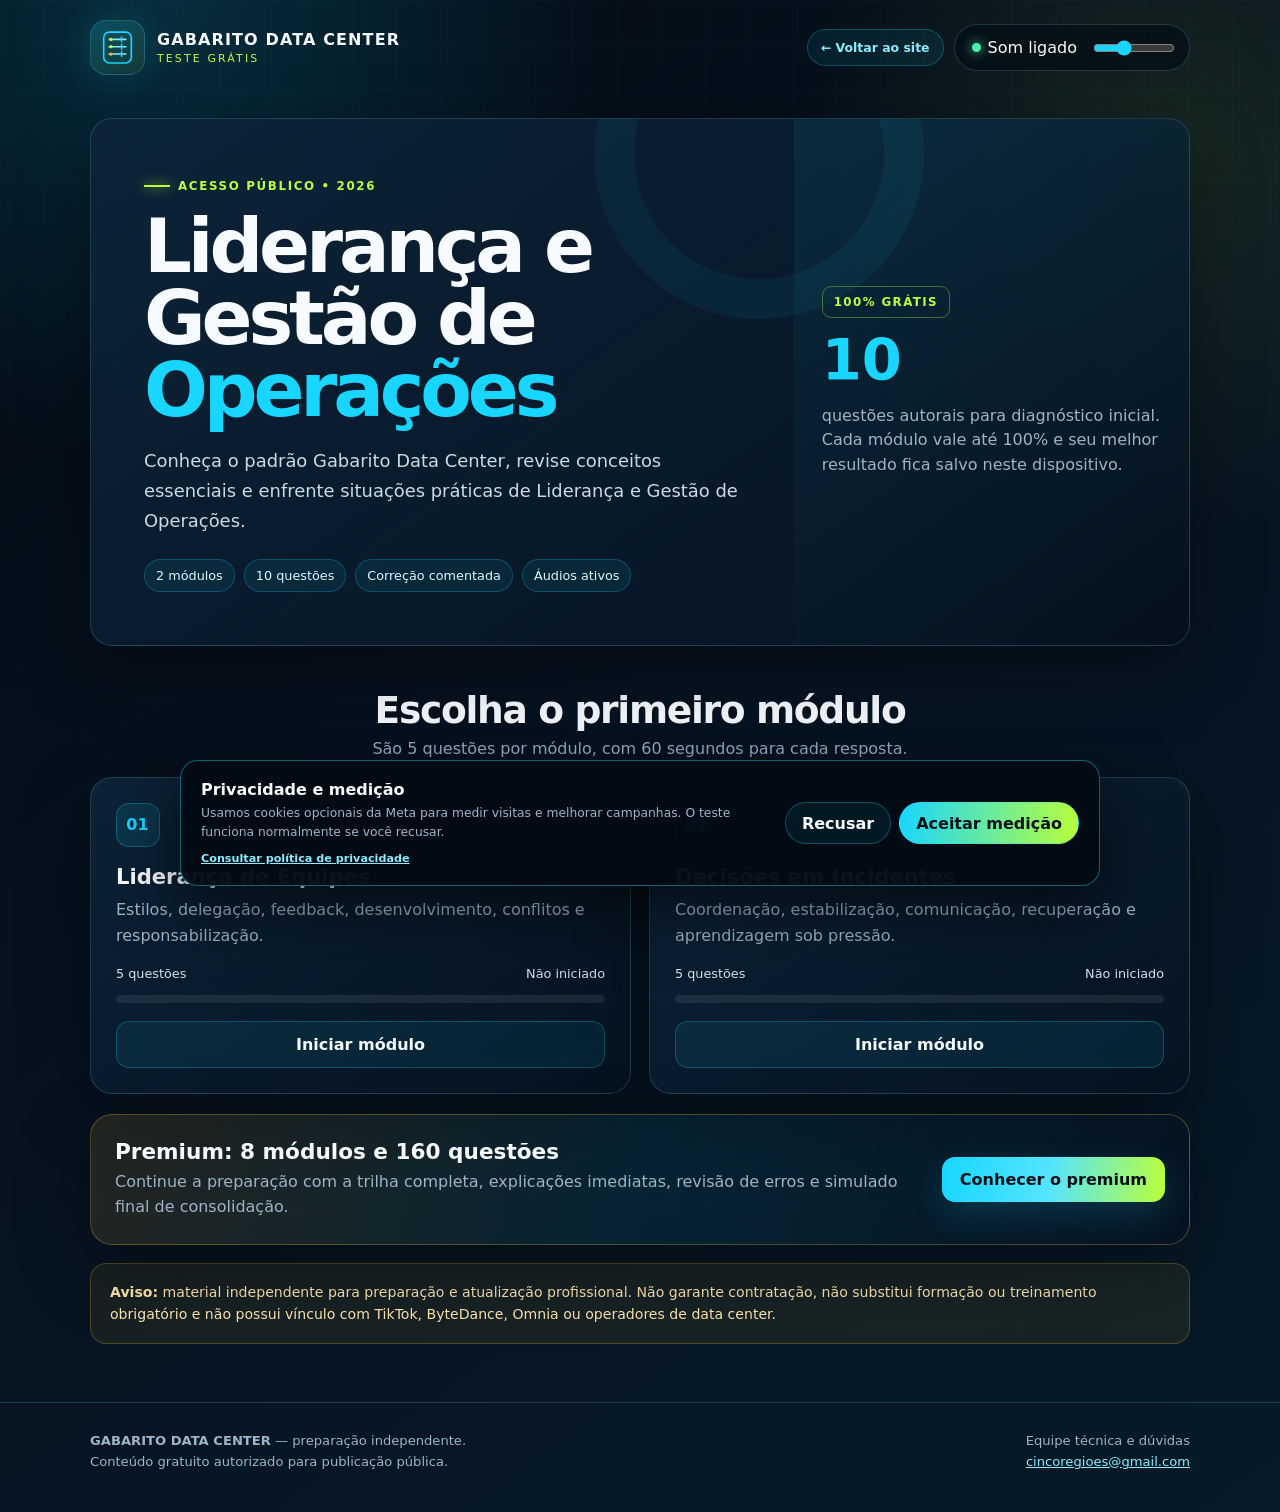
<file: simulados/lideranca-gestao-operacoes/index.html>
<!doctype html>
<html lang="pt-BR">
<head>
  <meta charset="utf-8">
  <meta name="viewport" content="width=device-width, initial-scale=1">
  <meta name="theme-color" content="#071321">
  <meta name="description" content="Teste grátis Gabarito Data Center: Liderança e Gestão de Operações, com 2 módulos e 10 questões comentadas.">
  <title>Gabarito Data Center | Teste Grátis — Liderança e Gestão de Operações</title>
  <style>
    :root{
      --bg:#030b14;--bg2:#071321;--panel:#0a1b2d;--panel2:#0d2439;
      --cyan:#18d6ff;--cyan2:#8cecff;--lime:#b9ff39;--amber:#ffbd2e;
      --green:#4df0a7;--red:#ff5f72;--white:#f7fbff;--muted:#9eb4c7;
      --line:rgba(134,234,255,.18);--radius:22px;--shadow:0 24px 70px rgba(0,0,0,.35)
    }
    *{box-sizing:border-box}
    html{scroll-behavior:smooth}
    body{margin:0;min-height:100vh;color:var(--white);font-family:Inter,ui-sans-serif,system-ui,-apple-system,"Segoe UI",sans-serif;background:
      radial-gradient(circle at 12% 0,rgba(24,214,255,.17),transparent 29rem),
      radial-gradient(circle at 92% 10%,rgba(185,255,57,.09),transparent 24rem),
      linear-gradient(145deg,var(--bg),var(--bg2) 48%,#061a28)}
    body::before{content:"";position:fixed;inset:0;pointer-events:none;opacity:.15;background-image:linear-gradient(rgba(134,234,255,.13) 1px,transparent 1px),linear-gradient(90deg,rgba(134,234,255,.13) 1px,transparent 1px);background-size:44px 44px;mask-image:linear-gradient(#000,transparent 80%)}
    button,input{font:inherit}button{cursor:pointer}a{color:var(--cyan2)}
    .shell{position:relative;z-index:1;width:min(1100px,calc(100% - 32px));margin:auto}
    .topbar{padding:20px 0 8px}
    .topbar__inner{display:flex;align-items:center;justify-content:space-between;gap:16px;flex-wrap:wrap}
    .brand{display:flex;align-items:center;gap:12px;color:var(--white);text-decoration:none}
    .logo{width:55px;height:55px;display:grid;place-items:center;border:1px solid var(--line);border-radius:16px;background:linear-gradient(145deg,rgba(24,214,255,.22),rgba(185,255,57,.08));box-shadow:0 0 35px rgba(24,214,255,.15)}
    .logo svg{width:39px;height:39px}.brand strong{display:block;letter-spacing:.07em}.brand small{display:block;color:var(--lime);font-size:.68rem;letter-spacing:.2em;margin-top:3px}
    .topbar__actions{display:flex;align-items:center;gap:10px}.back-site{display:inline-flex;align-items:center;justify-content:center;padding:10px 13px;border:1px solid rgba(24,214,255,.28);border-radius:999px;background:rgba(24,214,255,.08);color:var(--cyan2);font-size:.78rem;font-weight:850;text-decoration:none;white-space:nowrap;transition:.18s}.back-site:hover,.back-site:focus-visible{background:rgba(24,214,255,.16);border-color:rgba(24,214,255,.55);transform:translateY(-1px)}
    .sound{display:flex;align-items:center;gap:9px;padding:8px 12px;border:1px solid var(--line);border-radius:999px;background:rgba(3,11,20,.6)}
    .sound button{display:flex;align-items:center;gap:7px;color:var(--white);background:none;border:0;padding:5px}
    .dot{width:9px;height:9px;border-radius:50%;background:var(--green);box-shadow:0 0 12px var(--green)}
    .sound button.off .dot{background:var(--red);box-shadow:0 0 12px var(--red)}.sound input{width:82px;accent-color:var(--cyan)}
    main{padding:35px 0 58px}.view[hidden]{display:none!important}
    .panel{border:1px solid var(--line);border-radius:var(--radius);background:linear-gradient(145deg,rgba(13,36,57,.92),rgba(7,19,33,.84));box-shadow:var(--shadow);backdrop-filter:blur(15px)}
    .hero{display:grid;grid-template-columns:1.28fr .72fr;overflow:hidden}
    .hero__copy{padding:clamp(28px,5vw,53px);position:relative}.hero__copy::after{content:"";position:absolute;width:250px;height:250px;right:-130px;top:-130px;border:40px solid rgba(24,214,255,.06);border-radius:50%}
    .tag{display:inline-flex;align-items:center;gap:8px;color:var(--lime);font-weight:900;font-size:.74rem;letter-spacing:.14em;text-transform:uppercase;margin:0 0 17px}.tag::before{content:"";width:26px;height:2px;background:var(--lime);box-shadow:0 0 12px var(--lime)}
    h1,h2,h3,p{margin-top:0}.hero h1{font-size:clamp(2.25rem,6vw,4.7rem);line-height:.96;letter-spacing:-.055em;margin-bottom:19px}.hero h1 span{display:block;color:var(--cyan)}
    .lead{color:#ccdae6;line-height:1.7;font-size:clamp(1rem,2vw,1.12rem);max-width:710px}.chips{display:flex;flex-wrap:wrap;gap:9px;margin-top:22px}.chip{padding:8px 11px;border:1px solid rgba(24,214,255,.24);border-radius:999px;background:rgba(24,214,255,.08);font-size:.8rem;color:#daf8ff}
    .hero__side{padding:28px;background:linear-gradient(145deg,rgba(24,214,255,.08),rgba(3,11,20,.35));display:flex;flex-direction:column;justify-content:center;gap:14px}
    .free-stamp{align-self:flex-start;padding:8px 11px;border:1px solid rgba(185,255,57,.34);border-radius:9px;color:var(--lime);font-size:.74rem;font-weight:900;letter-spacing:.12em}.hero__side strong{font-size:3.6rem;line-height:1;color:var(--cyan)}.hero__side p{color:var(--muted);line-height:1.55;margin:0}
    .section-head{text-align:center;margin:42px 0 19px}.section-head h2{font-size:clamp(1.55rem,4vw,2.35rem);letter-spacing:-.035em;margin-bottom:7px}.section-head p{color:var(--muted);margin:0}
    .module-grid{display:grid;grid-template-columns:repeat(2,1fr);gap:18px}
    .module{padding:25px;position:relative;overflow:hidden}.module__number{width:44px;height:44px;display:grid;place-items:center;border:1px solid rgba(24,214,255,.28);border-radius:13px;background:rgba(24,214,255,.11);color:var(--cyan);font-weight:900;margin-bottom:17px}.module h3{font-size:1.32rem;margin-bottom:8px}.module p{color:var(--muted);line-height:1.6;min-height:51px}.module__meta{display:flex;justify-content:space-between;gap:10px;color:#d3e3ee;font-size:.8rem;margin:18px 0 14px}.track{height:8px;border-radius:999px;overflow:hidden;background:rgba(255,255,255,.08);margin-bottom:18px}.track span{display:block;height:100%;border-radius:inherit;background:linear-gradient(90deg,var(--cyan),var(--lime));transition:width .35s}
    .btn{border:0;border-radius:13px;padding:13px 18px;display:inline-flex;align-items:center;justify-content:center;gap:8px;text-decoration:none;font-weight:850;transition:transform .18s,filter .18s}.btn:hover{transform:translateY(-2px);filter:brightness(1.07)}.btn--primary{background:linear-gradient(95deg,var(--cyan),#55e4ff 48%,var(--lime));color:#03101a;box-shadow:0 12px 34px rgba(24,214,255,.16)}.btn--ghost{color:var(--white);background:rgba(24,214,255,.08);border:1px solid rgba(24,214,255,.25)}.btn--danger{color:#ffc4cb;background:rgba(255,95,114,.09);border:1px solid rgba(255,95,114,.27)}.btn--block{width:100%}
    .premium-banner{margin-top:20px;padding:24px;display:flex;align-items:center;justify-content:space-between;gap:24px;border-color:rgba(255,189,46,.28);background:linear-gradient(105deg,rgba(255,189,46,.11),rgba(24,214,255,.07),rgba(7,19,33,.9))}.premium-banner h3{font-size:1.35rem;margin-bottom:6px}.premium-banner p{color:var(--muted);margin:0;line-height:1.55}.premium-banner .btn{white-space:nowrap}
    .notice{margin-top:18px;padding:17px 19px;border:1px solid rgba(255,189,46,.25);border-radius:16px;background:rgba(255,189,46,.07);color:#ffe7af;font-size:.88rem;line-height:1.6}
    .quiz-head{display:flex;align-items:flex-end;justify-content:space-between;gap:20px;margin-bottom:18px}.quiz-head small{display:block;color:var(--lime);font-weight:900;letter-spacing:.12em;text-transform:uppercase}.quiz-head h1{font-size:clamp(1.7rem,4vw,2.7rem);margin:7px 0 0}.timer{display:flex;align-items:center;gap:8px;padding:10px 14px;border:1px solid var(--line);border-radius:999px;background:rgba(3,11,20,.65);font-variant-numeric:tabular-nums}.timer.warn{color:var(--amber);border-color:rgba(255,189,46,.45)}.timer.danger{color:#ffc1c9;border-color:rgba(255,95,114,.5);animation:pulse 1s infinite}@keyframes pulse{50%{box-shadow:0 0 23px rgba(255,95,114,.18)}}
    .progress-meta{display:flex;justify-content:space-between;color:var(--muted);font-size:.82rem;margin-bottom:8px}.quiz-progress{margin-bottom:18px}
    .question{padding:clamp(24px,5vw,42px)}.question__type{color:var(--cyan2);text-transform:uppercase;letter-spacing:.12em;font-size:.75rem;font-weight:900;margin-bottom:14px}.question h2{font-size:clamp(1.28rem,3vw,1.85rem);line-height:1.38;letter-spacing:-.025em;margin-bottom:25px}.options{display:grid;gap:11px}.option{width:100%;padding:14px 16px;border:1px solid var(--line);border-radius:15px;background:rgba(3,11,20,.45);color:var(--white);display:grid;grid-template-columns:37px 1fr;gap:12px;align-items:center;text-align:left;line-height:1.48;transition:.18s}.option:hover:not(:disabled){transform:translateX(3px);border-color:rgba(24,214,255,.46);background:rgba(24,214,255,.08)}.option:disabled{cursor:default}.letter{width:35px;height:35px;display:grid;place-items:center;border-radius:10px;color:var(--cyan2);font-weight:900;background:rgba(24,214,255,.09);border:1px solid rgba(24,214,255,.18)}.option.correct{border-color:rgba(77,240,167,.62);background:rgba(77,240,167,.1)}.option.correct .letter{background:var(--green);color:#03150e;border-color:var(--green)}.option.wrong{border-color:rgba(255,95,114,.62);background:rgba(255,95,114,.1)}.option.wrong .letter{background:var(--red);color:#fff;border-color:var(--red)}
    .feedback{margin-top:19px;padding:17px;border:1px solid var(--line);border-radius:15px;background:rgba(3,11,20,.5);line-height:1.6}.feedback.good{border-color:rgba(77,240,167,.36)}.feedback.bad{border-color:rgba(255,95,114,.36)}.feedback strong{display:block;margin-bottom:4px}.feedback p{color:#c9d9e4;margin:0}.quiz-actions{display:flex;align-items:center;justify-content:space-between;gap:13px;margin-top:18px}
    .result{padding:clamp(27px,5vw,48px);text-align:center}.result__badge{display:inline-block;padding:8px 11px;border:1px solid rgba(185,255,57,.3);border-radius:999px;color:var(--lime);font-size:.73rem;font-weight:900;letter-spacing:.12em}.result h1{font-size:clamp(2rem,5vw,3.4rem);margin:18px 0 8px}.result>p{color:var(--muted);line-height:1.65}.score-ring{--score:0;width:182px;height:182px;margin:26px auto;display:grid;place-items:center;border-radius:50%;background:conic-gradient(var(--lime) calc(var(--score)*1%),rgba(255,255,255,.08) 0);position:relative}.score-ring::before{content:"";position:absolute;inset:14px;border-radius:50%;background:var(--bg2);border:1px solid var(--line)}.score-ring div{position:relative}.score-ring b{display:block;font-size:3.1rem;line-height:1}.score-ring span{font-size:.78rem;color:var(--muted)}.result-stats{display:grid;grid-template-columns:repeat(3,1fr);gap:11px;max-width:650px;margin:0 auto 25px}.result-stat{padding:17px;border:1px solid var(--line);border-radius:15px;background:rgba(3,11,20,.35)}.result-stat b{display:block;font-size:1.35rem;color:var(--cyan2)}.result-stat span{font-size:.76rem;color:var(--muted)}.result-actions{display:flex;flex-wrap:wrap;justify-content:center;gap:10px}.review{text-align:left;margin-top:27px}.review h2{margin-bottom:13px}.review-item{padding:17px;margin-bottom:10px;border:1px solid var(--line);border-radius:15px;background:rgba(3,11,20,.36)}.review-item strong{display:block;line-height:1.45;margin-bottom:7px}.review-item p{font-size:.89rem;line-height:1.55;margin:5px 0;color:var(--muted)}.review-item .right{color:var(--green)}.review-item .chosen{color:#ffbbc3}
    .partners{display:grid;grid-template-columns:repeat(2,1fr);gap:12px;margin-top:24px;text-align:left}.partner{padding:18px;border:1px solid var(--line);border-radius:15px;background:rgba(3,11,20,.35)}.partner span{display:block;color:var(--lime);font-size:.7rem;font-weight:900;letter-spacing:.1em}.partner strong{display:block;margin:7px 0}.partner a{font-size:.85rem}
    footer{position:relative;z-index:1;padding:27px 0 40px;border-top:1px solid var(--line);color:var(--muted);font-size:.82rem;line-height:1.6}.footer-inner{display:flex;justify-content:space-between;gap:24px}.footer-inner p{margin:0}.footer-inner div:last-child{text-align:right}
    .sr-only{position:absolute!important;width:1px!important;height:1px!important;padding:0!important;margin:-1px!important;overflow:hidden!important;clip:rect(0,0,0,0)!important;white-space:nowrap!important;border:0!important}
    @media(max-width:780px){.hero{grid-template-columns:1fr}.hero__side{min-height:240px}.module-grid{grid-template-columns:1fr}.premium-banner{align-items:flex-start;flex-direction:column}}
    @media(max-width:580px){.shell{width:min(100% - 22px,1100px)}.logo{width:47px;height:47px}.brand strong{font-size:.9rem}.brand small{font-size:.59rem}.sound input,.sound-label{display:none}.hero,.panel{border-radius:18px}.hero__copy{padding:28px 22px}.quiz-head{align-items:flex-start}.timer{padding:8px 10px}.quiz-actions{align-items:stretch;flex-direction:column-reverse}.quiz-actions .btn{width:100%}.result-stats,.partners{grid-template-columns:1fr}.footer-inner{display:block}.footer-inner div:last-child{text-align:left;margin-top:12px}.option{grid-template-columns:34px 1fr;padding:13px}.letter{width:32px;height:32px}}
    @media(max-width:580px){.topbar__actions{width:100%;justify-content:space-between}.back-site{font-size:.72rem;padding:8px 10px}}
    @media print{body{background:#fff;color:#111}.topbar,#homeView,#quizView,footer,.result-actions,.partners{display:none!important}.result{box-shadow:none;background:#fff;border:1px solid #bbb}.score-ring::before{background:#fff}.result h1,.score-ring b{color:#111}.review-item{background:#fff;color:#111}.review-item p{color:#333}}
  </style>
  <script src="../../meta-pixel.js" defer></script>
</head>
<body>
  <header class="topbar">
    <div class="shell topbar__inner">
      <a class="brand" id="brandHome" href="#" aria-label="Voltar à apresentação deste teste">
        <span class="logo" aria-hidden="true"><svg viewBox="0 0 48 48" fill="none"><rect x="7" y="5" width="34" height="38" rx="7" stroke="#18d6ff" stroke-width="2"/><path d="M13 14h22M13 23h22M13 32h22" stroke="#86eaff" stroke-width="2"/><circle cx="16" cy="14" r="2" fill="#b9ff39"/><circle cx="16" cy="23" r="2" fill="#b9ff39"/><circle cx="16" cy="32" r="2" fill="#ffbd2e"/><path d="M29 11v6m0 3v6m0 3v6" stroke="#18d6ff" stroke-width="2" stroke-linecap="round"/></svg></span>
        <span><strong>GABARITO DATA CENTER</strong><small>TESTE GRÁTIS</small></span>
      </a>
      <div class="topbar__actions">
        <a class="back-site" href="../../index.html" aria-label="Voltar à tela inicial do Gabarito Data Center">← Voltar ao site</a>
        <div class="sound" aria-label="Controles de áudio">
          <button id="soundToggle" type="button" aria-pressed="true"><span class="dot"></span><span class="sound-label">Som ligado</span></button>
          <label class="sr-only" for="volume">Volume</label><input id="volume" type="range" min="0" max="1" value="0.35" step="0.05">
        </div>
      </div>
    </div>
  </header>

  <main class="shell">
    <section class="view" id="homeView">
      <div class="hero panel">
        <div class="hero__copy"><p class="tag">Acesso público • 2026</p><h1>Liderança e Gestão de <span>Operações</span></h1><p class="lead">Conheça o padrão Gabarito Data Center, revise conceitos essenciais e enfrente situações práticas de Liderança e Gestão de Operações.</p><div class="chips"><span class="chip">2 módulos</span><span class="chip">10 questões</span><span class="chip">Correção comentada</span><span class="chip">Áudios ativos</span></div></div>
        <aside class="hero__side"><span class="free-stamp">100% GRÁTIS</span><strong>10</strong><p>questões autorais para diagnóstico inicial. Cada módulo vale até 100% e seu melhor resultado fica salvo neste dispositivo.</p></aside>
      </div>

      <div class="section-head"><h2>Escolha o primeiro módulo</h2><p>São 5 questões por módulo, com 60 segundos para cada resposta.</p></div>
      <div class="module-grid" id="moduleGrid"></div>

      <article class="premium-banner panel"><div><h3>Premium: 8 módulos e 160 questões</h3><p>Continue a preparação com a trilha completa, explicações imediatas, revisão de erros e simulado final de consolidação.</p></div><a class="btn btn--primary" id="premiumHome" href="#">Conhecer o premium</a></article>
      <div class="notice"><strong>Aviso:</strong> material independente para preparação e atualização profissional. Não garante contratação, não substitui formação ou treinamento obrigatório e não possui vínculo com TikTok, ByteDance, Omnia ou operadores de data center.</div>
    </section>

    <section class="view" id="quizView" hidden>
      <div class="quiz-head"><div><small id="quizLabel">Módulo grátis</small><h1 id="quizTitle">Fundamentos</h1></div><div class="timer" id="timerBox"><span aria-hidden="true">◷</span><b id="timerText">01:00</b></div></div>
      <div class="quiz-progress"><div class="progress-meta"><span id="counter">Questão 1 de 5</span><span id="liveScore">0 acertos</span></div><div class="track"><span id="quizBar" style="width:0"></span></div></div>
      <article class="question panel"><div class="question__type" id="questionType">Conhecimento aplicado</div><h2 id="questionText"></h2><div class="options" id="options"></div><div class="feedback" id="feedback" hidden aria-live="polite"><strong id="feedbackTitle"></strong><p id="feedbackText"></p></div></article>
      <div class="quiz-actions"><button class="btn btn--danger" id="exitQuiz" type="button">Sair do teste</button><button class="btn btn--primary" id="nextQuestion" type="button" hidden>Próxima questão</button></div>
    </section>

    <section class="view" id="resultView" hidden>
      <article class="result panel"><span class="result__badge">MÓDULO CONCLUÍDO</span><h1 id="resultTitle">Seu resultado</h1><p id="resultMessage"></p><div class="score-ring" id="scoreRing"><div><b id="resultPercent">0%</b><span>aproveitamento</span></div></div><div class="result-stats"><div class="result-stat"><b id="resultCorrect">0/5</b><span>acertos</span></div><div class="result-stat"><b id="resultWrong">0</b><span>erros ou tempo esgotado</span></div><div class="result-stat"><b id="resultTime">00:00</b><span>tempo total</span></div></div><div class="result-actions"><button class="btn btn--primary" id="retry" type="button">Refazer módulo</button><button class="btn btn--ghost" id="returnHome" type="button">Escolher outro módulo</button><button class="btn btn--ghost" id="printResult" type="button">Imprimir resultado</button><a class="btn btn--primary" id="premiumResult" href="#">Acessar premium</a></div><div class="review" id="review"><h2>Revise os pontos de atenção</h2><div id="reviewList"></div></div><div class="partners"><div class="partner"><span>PORTAL DE SIMULADOS</span><strong>Gabarito Max</strong><a href="https://cincoregioes-star.github.io/oficial-portal-gabaritomax/" target="_blank" rel="noreferrer">Conhecer o portal ↗</a></div><div class="partner"><span>PREPARAÇÃO ENEM</span><strong>DB ENEM Vitalício</strong><a href="https://cincoregioes-star.github.io/DB-ENEM/" target="_blank" rel="noreferrer">Visitar site ↗</a></div></div></article>
    </section>
  </main>

  <footer><div class="shell footer-inner"><div><p><strong>GABARITO DATA CENTER</strong> — preparação independente.</p><p>Conteúdo gratuito autorizado para publicação pública.</p></div><div><p>Equipe técnica e dúvidas</p><p><a href="mailto:cincoregioes@gmail.com">cincoregioes@gmail.com</a></p></div></div></footer>

  <audio id="backgroundAudio" loop preload="metadata" src="https://cdn.pixabay.com/download/audio/2022/01/18/audio_d0a13f69d2.mp3?filename=tension-103701.mp3"></audio>
  <audio id="correctAudio" preload="metadata" src="https://cdn.pixabay.com/download/audio/2021/08/04/audio_0625c1539c.mp3?filename=success-1-6297.mp3"></audio>
  <audio id="wrongAudio" preload="metadata" src="https://cdn.pixabay.com/download/audio/2021/08/04/audio_c6ccf3232f.mp3?filename=error-126627.mp3"></audio>

  <script>
    "use strict";

    // Checkout oficial deste produto na Kiwify, com identificação da origem do clique.
    const PREMIUM_URL = "https://pay.kiwify.com.br/9entGbh?src=teste-gratis&utm_source=gabarito-data-center&utm_medium=teste-gratis&utm_campaign=catalogo-premium-2026&utm_content=lideranca-gestao-operacoes";
    const STORAGE_KEY = "gdc-teste-gratis-lideranca-gestao-operacoes-v1";
    const LETTERS = ["A","B","C","D"];
    const MODULES = [
      {
            "id": "lideranca-gestao-operacoes-gratis-1",
            "title": "Liderança de Equipes",
            "type": "Conceitos essenciais",
            "description": "Estilos, delegação, feedback, desenvolvimento, conflitos e responsabilização.",
            "questions": [
                  {
                        "q": "Qual alternativa descreve corretamente liderança situacional?",
                        "o": [
                              "adaptação da direção e do apoio à competência e ao contexto da pessoa",
                              "transferência clara de responsabilidade e autoridade dentro de limites definidos",
                              "apoio por perguntas, prática e reflexão para ampliar capacidade",
                              "mapa de conhecimentos e níveis requeridos por função e pessoa"
                        ],
                        "a": 0,
                        "e": "liderança situacional: adaptação da direção e do apoio à competência e ao contexto da pessoa Na prática, equilibra orientação e autonomia sem aplicar o mesmo estilo a toda tarefa"
                  },
                  {
                        "q": "Qual é a principal aplicação de delegação em liderança de equipes?",
                        "o": [
                              "desenvolve a equipe mantendo resultado, prazo e escalonamento acompanhados",
                              "reforça boas práticas e corrige desvios sem atacar a pessoa",
                              "melhora detecção precoce e aprendizagem sem eliminar responsabilização",
                              "revela impedimentos e alinha expectativas fora da pressão do incidente"
                        ],
                        "a": 0,
                        "e": "delegação: transferência clara de responsabilidade e autoridade dentro de limites definidos Na prática, desenvolve a equipe mantendo resultado, prazo e escalonamento acompanhados"
                  },
                  {
                        "q": "Qual é a principal aplicação de coaching em liderança de equipes?",
                        "o": [
                              "ajuda o profissional a construir solução e assumir desenvolvimento",
                              "melhora detecção precoce e aprendizagem sem eliminar responsabilização",
                              "orienta treinamento, cobertura de turno e autorização para tarefas",
                              "combina autonomia com transparência, acompanhamento e correção"
                        ],
                        "a": 0,
                        "e": "coaching: apoio por perguntas, prática e reflexão para ampliar capacidade Na prática, ajuda o profissional a construir solução e assumir desenvolvimento"
                  },
                  {
                        "q": "Qual alternativa descreve corretamente matriz de competências?",
                        "o": [
                              "mapa de conhecimentos e níveis requeridos por função e pessoa",
                              "conversa periódica entre líder e profissional sobre trabalho, apoio e desenvolvimento",
                              "compromisso de responder por decisões, ações e resultados acordados",
                              "conversa específica sobre comportamento, impacto e próximo passo"
                        ],
                        "a": 0,
                        "e": "matriz de competências: mapa de conhecimentos e níveis requeridos por função e pessoa Na prática, orienta treinamento, cobertura de turno e autorização para tarefas"
                  },
                  {
                        "q": "Qual alternativa descreve corretamente accountability?",
                        "o": [
                              "compromisso de responder por decisões, ações e resultados acordados",
                              "adaptação da direção e do apoio à competência e ao contexto da pessoa",
                              "conversa específica sobre comportamento, impacto e próximo passo",
                              "tratamento estruturado de interesses, fatos e acordos entre pessoas"
                        ],
                        "a": 0,
                        "e": "accountability: compromisso de responder por decisões, ações e resultados acordados Na prática, combina autonomia com transparência, acompanhamento e correção"
                  }
            ]
      },
      {
            "id": "lideranca-gestao-operacoes-gratis-2",
            "title": "Decisões em Incidentes",
            "type": "Situações práticas",
            "description": "Coordenação, estabilização, comunicação, recuperação e aprendizagem sob pressão.",
            "questions": [
                  {
                        "q": "Em qualquer incidente técnico, qual prioridade vem antes da continuidade do serviço?",
                        "o": [
                              "A segurança das pessoas",
                              "A aparência do painel de monitoramento",
                              "O prazo do relatório mensal",
                              "A preservação de uma mudança não essencial"
                        ],
                        "a": 0,
                        "e": "Nenhum objetivo de disponibilidade justifica expor pessoas a perigo. A resposta deve proteger vidas, controlar riscos e então estabilizar e recuperar o serviço."
                  },
                  {
                        "q": "Qual é a função principal de um coordenador ou comandante de incidente?",
                        "o": [
                              "Executar sozinho todas as tarefas técnicas",
                              "Definir prioridades, coordenar frentes, manter visão geral e garantir comunicação e decisões",
                              "Substituir todas as equipes especializadas",
                              "Ocultar informações até o encerramento"
                        ],
                        "a": 1,
                        "e": "Uma liderança clara evita decisões conflitantes, distribui responsabilidades e mantém foco em segurança, impacto, recuperação e comunicação."
                  },
                  {
                        "q": "Qual é a diferença entre estabilizar e eliminar a causa raiz?",
                        "o": [
                              "Não há diferença",
                              "Estabilizar reduz o impacto imediato; eliminar a causa trata o mecanismo fundamental e pode exigir trabalho posterior",
                              "A causa raiz sempre é resolvida antes da contenção",
                              "Estabilização serve apenas para relatórios"
                        ],
                        "a": 1,
                        "e": "A resposta pode usar medidas temporárias para recuperar segurança ou serviço. A correção definitiva é planejada quando há compreensão e controles suficientes."
                  },
                  {
                        "q": "Antes de declarar recuperação, deve-se verificar:",
                        "o": [
                              "Apenas se o alarme sumiu",
                              "Função do serviço, estabilidade, alarmes, redundância, monitoramento e possíveis efeitos residuais",
                              "Se todos saíram da ponte",
                              "Se o relatório final já está formatado"
                        ],
                        "a": 1,
                        "e": "Ausência de alarme não garante recuperação completa. Critérios de retorno devem confirmar serviço, infraestrutura e capacidade de observar recorrência."
                  },
                  {
                        "q": "Como definir a frequência de atualizações durante um incidente?",
                        "o": [
                              "De forma compatível com severidade, público e ritmo das mudanças, anunciando o próximo horário",
                              "Somente quando alguém reclamar",
                              "A cada segundo, independentemente do evento",
                              "Nunca durante a investigação"
                        ],
                        "a": 0,
                        "e": "Cadência previsível reduz incerteza. Eventos críticos pedem comunicação mais frequente, mas sem retirar das equipes a capacidade de responder."
                  }
            ]
      }
];

    const state={module:null,session:[],index:0,answers:[],remaining:60,timer:null,startedAt:0,sound:true,volume:.35};
    const el=id=>document.getElementById(id);
    const views={home:el("homeView"),quiz:el("quizView"),result:el("resultView")};
    const audio={background:el("backgroundAudio"),correct:el("correctAudio"),wrong:el("wrongAudio")};

    function safeLoad(){try{return JSON.parse(localStorage.getItem(STORAGE_KEY))||{}}catch{return {}}}
    function safeSave(value){try{localStorage.setItem(STORAGE_KEY,JSON.stringify(value))}catch{/* armazenamento indisponível */}}
    function showView(name){Object.entries(views).forEach(([key,node])=>node.hidden=key!==name);window.scrollTo({top:0,behavior:"smooth"})}
    function shuffle(items){const copy=[...items];for(let i=copy.length-1;i>0;i--){const j=Math.floor(Math.random()*(i+1));[copy[i],copy[j]]=[copy[j],copy[i]]}return copy}
    function randomizeQuestion(question){const options=shuffle(question.o.map((text,index)=>({text,correct:index===question.a})));return {...question,o:options.map(item=>item.text),a:options.findIndex(item=>item.correct)}}
    function formatTime(seconds){return `${String(Math.floor(seconds/60)).padStart(2,"0")}:${String(seconds%60).padStart(2,"0")}`}
    function setVolumes(){audio.background.volume=state.volume*.42;audio.correct.volume=state.volume;audio.wrong.volume=state.volume}
    function startBackground(){if(state.sound)audio.background.play().catch(()=>{})}
    function stopBackground(){audio.background.pause()}
    function playEffect(kind){if(!state.sound)return;audio[kind].currentTime=0;audio[kind].play().catch(()=>{})}
    function toggleSound(){state.sound=!state.sound;const button=el("soundToggle");button.classList.toggle("off",!state.sound);button.setAttribute("aria-pressed",String(state.sound));button.querySelector(".sound-label").textContent=state.sound?"Som ligado":"Som desligado";if(state.sound&&!views.quiz.hidden)startBackground();else stopBackground()}

    function renderHome(){const saved=safeLoad();const grid=el("moduleGrid");grid.textContent="";MODULES.forEach((module,index)=>{const progress=saved[module.id];const best=progress?.best||0;const card=document.createElement("article");card.className="module panel";const number=document.createElement("div");number.className="module__number";number.textContent=String(index+1).padStart(2,"0");const title=document.createElement("h3");title.textContent=module.title;const description=document.createElement("p");description.textContent=module.description;const meta=document.createElement("div");meta.className="module__meta";const left=document.createElement("span");left.textContent="5 questões";const right=document.createElement("span");right.textContent=progress?`Melhor: ${best}%`:"Não iniciado";meta.append(left,right);const track=document.createElement("div");track.className="track";const fill=document.createElement("span");fill.style.width=`${best}%`;track.appendChild(fill);const button=document.createElement("button");button.className="btn btn--ghost btn--block";button.type="button";button.textContent=progress?"Refazer módulo":"Iniciar módulo";button.addEventListener("click",()=>startModule(module.id));card.append(number,title,description,meta,track,button);grid.appendChild(card)});showView("home")}
    function startModule(id){const module=MODULES.find(item=>item.id===id);state.module=module;state.session=shuffle(module.questions.map(randomizeQuestion));state.index=0;state.answers=[];state.startedAt=Date.now();el("quizLabel").textContent=`Teste grátis • ${module.type}`;el("quizTitle").textContent=module.title;showView("quiz");startBackground();renderQuestion()}
    function renderQuestion(){clearInterval(state.timer);state.remaining=60;const current=state.session[state.index];el("counter").textContent=`Questão ${state.index+1} de ${state.session.length}`;el("liveScore").textContent=`${state.answers.filter(a=>a.correct).length} acertos`;el("quizBar").style.width=`${(state.index/state.session.length)*100}%`;el("questionType").textContent=state.module.type;el("questionText").textContent=current.q;el("feedback").hidden=true;el("nextQuestion").hidden=true;const list=el("options");list.textContent="";current.o.forEach((text,index)=>{const button=document.createElement("button");button.className="option";button.type="button";const letter=document.createElement("span");letter.className="letter";letter.textContent=LETTERS[index];const copy=document.createElement("span");copy.textContent=text;button.append(letter,copy);button.addEventListener("click",()=>answer(index,false));list.appendChild(button)});updateTimer();state.timer=setInterval(()=>{state.remaining--;updateTimer();if(state.remaining<=0){clearInterval(state.timer);answer(-1,true)}},1000)}
    function updateTimer(){const box=el("timerBox");el("timerText").textContent=formatTime(Math.max(0,state.remaining));box.classList.toggle("warn",state.remaining<=20&&state.remaining>10);box.classList.toggle("danger",state.remaining<=10)}
    function answer(selected,timedOut){clearInterval(state.timer);const current=state.session[state.index];const buttons=[...el("options").querySelectorAll(".option")];if(buttons.some(button=>button.disabled))return;const correct=selected===current.a;buttons.forEach((button,index)=>{button.disabled=true;if(index===current.a)button.classList.add("correct");else if(index===selected)button.classList.add("wrong")});state.answers.push({question:current,selected,correct,timedOut});const feedback=el("feedback");feedback.hidden=false;feedback.className=`feedback ${correct?"good":"bad"}`;el("feedbackTitle").textContent=correct?"Resposta correta!":timedOut?"Tempo esgotado.":"Resposta incorreta.";el("feedbackText").textContent=current.e;playEffect(correct?"correct":"wrong");el("liveScore").textContent=`${state.answers.filter(a=>a.correct).length} acertos`;el("nextQuestion").hidden=false;el("nextQuestion").textContent=state.index===state.session.length-1?"Ver resultado":"Próxima questão"}
    function next(){if(state.answers.length<=state.index)return;if(state.index<state.session.length-1){state.index++;renderQuestion()}else finish()}
    function finish(){clearInterval(state.timer);stopBackground();const total=state.session.length;const correct=state.answers.filter(item=>item.correct).length;const percent=Math.round(correct/total*100);const elapsed=Math.max(1,Math.round((Date.now()-state.startedAt)/1000));const saved=safeLoad();const old=saved[state.module.id]||{best:0,attempts:0};saved[state.module.id]={best:Math.max(old.best,percent),last:percent,attempts:old.attempts+1,completedAt:new Date().toISOString()};safeSave(saved);el("resultTitle").textContent=state.module.title;el("resultMessage").textContent=messageFor(percent);el("resultPercent").textContent=`${percent}%`;el("scoreRing").style.setProperty("--score",percent);el("resultCorrect").textContent=`${correct}/${total}`;el("resultWrong").textContent=String(total-correct);el("resultTime").textContent=formatTime(elapsed);renderReview();showView("result")}
    function messageFor(score){if(score===100)return"Excelente! Você acertou todas. A trilha premium aprofunda esses conhecimentos em 160 situações.";if(score>=80)return"Muito bom. Você demonstrou uma base consistente e já pode avançar para a preparação completa.";if(score>=60)return"Bom começo. Revise os pontos abaixo e refaça o módulo para consolidar o conhecimento.";return"Este diagnóstico mostrou os assuntos que merecem revisão. Leia as explicações e tente novamente."}
    function renderReview(){const list=el("reviewList");list.textContent="";const misses=state.answers.filter(item=>!item.correct);el("review").hidden=misses.length===0;if(!misses.length)return;misses.forEach((item,index)=>{const card=document.createElement("article");card.className="review-item";const title=document.createElement("strong");title.textContent=`${index+1}. ${item.question.q}`;const chosen=document.createElement("p");chosen.className="chosen";chosen.textContent=item.timedOut?"Sua resposta: tempo esgotado":`Sua resposta: ${item.question.o[item.selected]}`;const right=document.createElement("p");right.className="right";right.textContent=`Correta: ${item.question.o[item.question.a]}`;const explanation=document.createElement("p");explanation.textContent=item.question.e;card.append(title,chosen,right,explanation);list.appendChild(card)})}
    function exitQuiz(){if(state.answers.length&&state.answers.length<state.session.length&&!confirm("Sair agora? Esta tentativa não será salva."))return;clearInterval(state.timer);stopBackground();renderHome()}

    el("premiumHome").href=PREMIUM_URL;el("premiumResult").href=PREMIUM_URL;["premiumHome","premiumResult"].forEach(id=>{el(id).target="_blank";el(id).rel="noreferrer"});el("soundToggle").addEventListener("click",toggleSound);el("volume").addEventListener("input",event=>{state.volume=Number(event.target.value);setVolumes()});el("brandHome").addEventListener("click",event=>{event.preventDefault();if(!views.quiz.hidden)exitQuiz();else renderHome()});el("exitQuiz").addEventListener("click",exitQuiz);el("nextQuestion").addEventListener("click",next);el("returnHome").addEventListener("click",renderHome);el("retry").addEventListener("click",()=>startModule(state.module.id));el("printResult").addEventListener("click",()=>window.print());
    setVolumes();renderHome();
  </script>
</body>
</html>
</file>
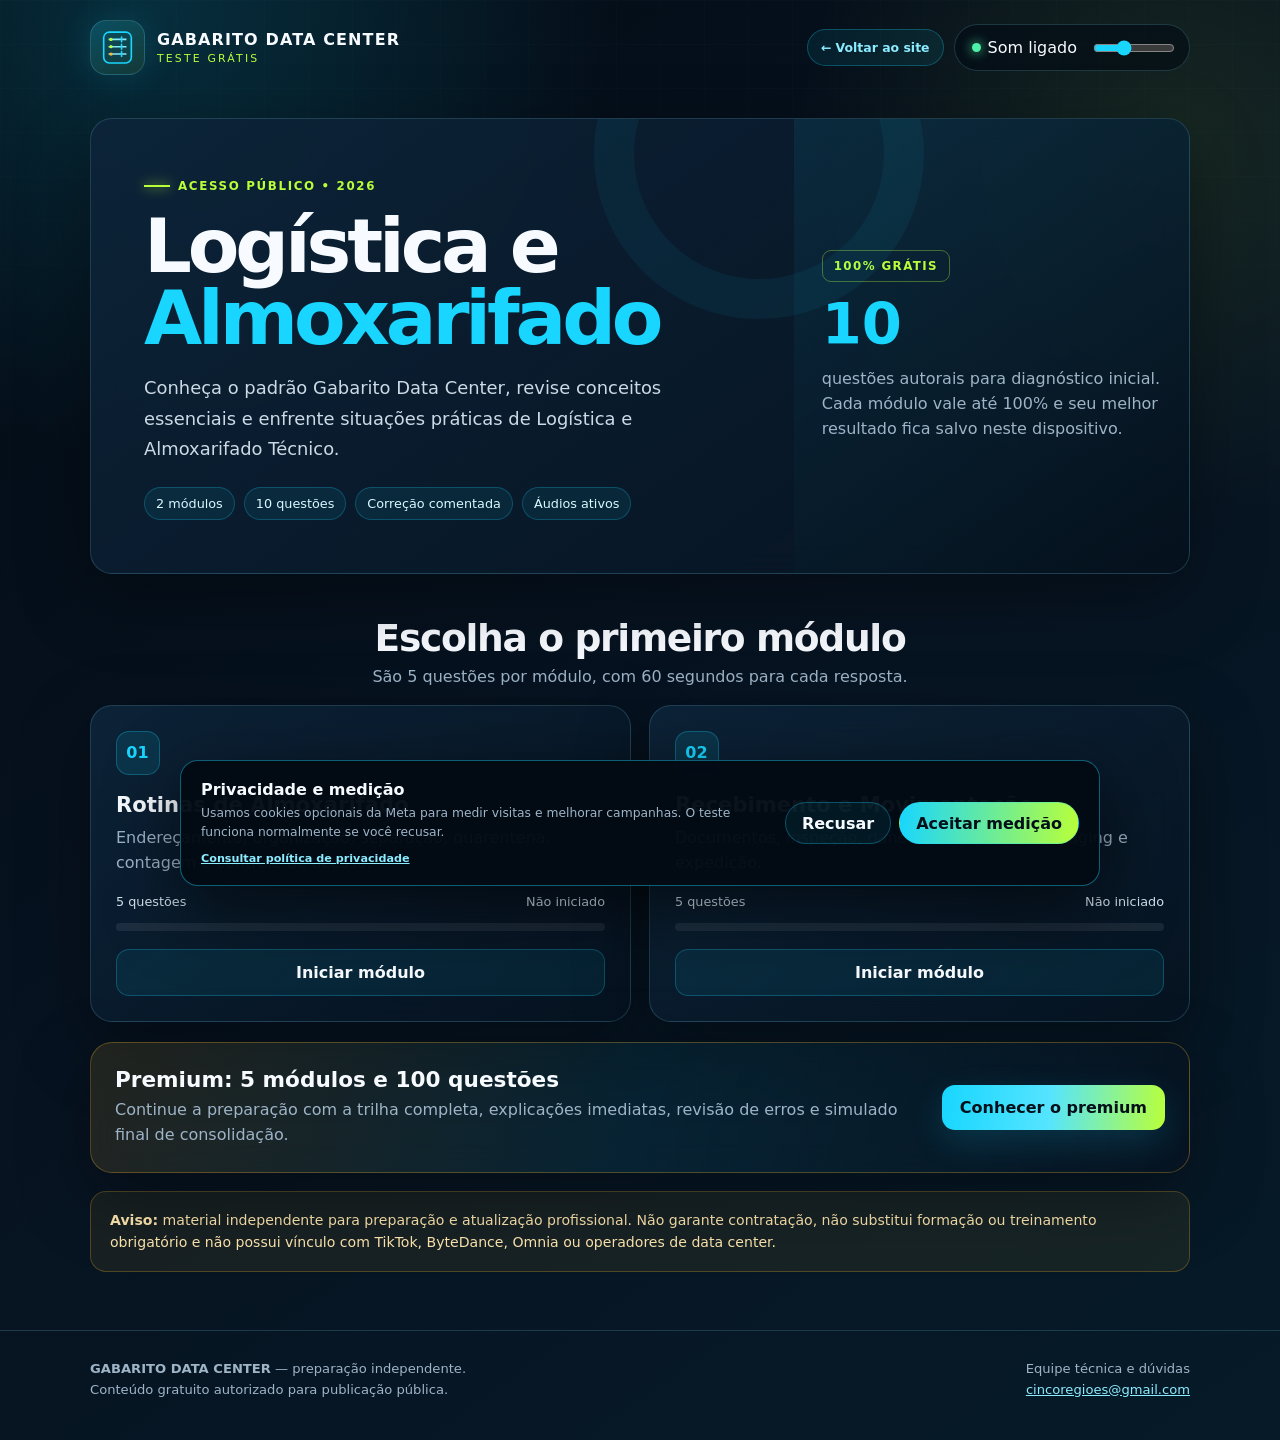
<file: simulados/logistica-almoxarifado/index.html>
<!doctype html>
<html lang="pt-BR">
<head>
  <meta charset="utf-8">
  <meta name="viewport" content="width=device-width, initial-scale=1">
  <meta name="theme-color" content="#071321">
  <meta name="description" content="Teste grátis Gabarito Data Center: Logística e Almoxarifado Técnico, com 2 módulos e 10 questões comentadas.">
  <title>Gabarito Data Center | Teste Grátis — Logística e Almoxarifado Técnico</title>
  <style>
    :root{
      --bg:#030b14;--bg2:#071321;--panel:#0a1b2d;--panel2:#0d2439;
      --cyan:#18d6ff;--cyan2:#8cecff;--lime:#b9ff39;--amber:#ffbd2e;
      --green:#4df0a7;--red:#ff5f72;--white:#f7fbff;--muted:#9eb4c7;
      --line:rgba(134,234,255,.18);--radius:22px;--shadow:0 24px 70px rgba(0,0,0,.35)
    }
    *{box-sizing:border-box}
    html{scroll-behavior:smooth}
    body{margin:0;min-height:100vh;color:var(--white);font-family:Inter,ui-sans-serif,system-ui,-apple-system,"Segoe UI",sans-serif;background:
      radial-gradient(circle at 12% 0,rgba(24,214,255,.17),transparent 29rem),
      radial-gradient(circle at 92% 10%,rgba(185,255,57,.09),transparent 24rem),
      linear-gradient(145deg,var(--bg),var(--bg2) 48%,#061a28)}
    body::before{content:"";position:fixed;inset:0;pointer-events:none;opacity:.15;background-image:linear-gradient(rgba(134,234,255,.13) 1px,transparent 1px),linear-gradient(90deg,rgba(134,234,255,.13) 1px,transparent 1px);background-size:44px 44px;mask-image:linear-gradient(#000,transparent 80%)}
    button,input{font:inherit}button{cursor:pointer}a{color:var(--cyan2)}
    .shell{position:relative;z-index:1;width:min(1100px,calc(100% - 32px));margin:auto}
    .topbar{padding:20px 0 8px}
    .topbar__inner{display:flex;align-items:center;justify-content:space-between;gap:16px;flex-wrap:wrap}
    .brand{display:flex;align-items:center;gap:12px;color:var(--white);text-decoration:none}
    .logo{width:55px;height:55px;display:grid;place-items:center;border:1px solid var(--line);border-radius:16px;background:linear-gradient(145deg,rgba(24,214,255,.22),rgba(185,255,57,.08));box-shadow:0 0 35px rgba(24,214,255,.15)}
    .logo svg{width:39px;height:39px}.brand strong{display:block;letter-spacing:.07em}.brand small{display:block;color:var(--lime);font-size:.68rem;letter-spacing:.2em;margin-top:3px}
    .topbar__actions{display:flex;align-items:center;gap:10px}.back-site{display:inline-flex;align-items:center;justify-content:center;padding:10px 13px;border:1px solid rgba(24,214,255,.28);border-radius:999px;background:rgba(24,214,255,.08);color:var(--cyan2);font-size:.78rem;font-weight:850;text-decoration:none;white-space:nowrap;transition:.18s}.back-site:hover,.back-site:focus-visible{background:rgba(24,214,255,.16);border-color:rgba(24,214,255,.55);transform:translateY(-1px)}
    .sound{display:flex;align-items:center;gap:9px;padding:8px 12px;border:1px solid var(--line);border-radius:999px;background:rgba(3,11,20,.6)}
    .sound button{display:flex;align-items:center;gap:7px;color:var(--white);background:none;border:0;padding:5px}
    .dot{width:9px;height:9px;border-radius:50%;background:var(--green);box-shadow:0 0 12px var(--green)}
    .sound button.off .dot{background:var(--red);box-shadow:0 0 12px var(--red)}.sound input{width:82px;accent-color:var(--cyan)}
    main{padding:35px 0 58px}.view[hidden]{display:none!important}
    .panel{border:1px solid var(--line);border-radius:var(--radius);background:linear-gradient(145deg,rgba(13,36,57,.92),rgba(7,19,33,.84));box-shadow:var(--shadow);backdrop-filter:blur(15px)}
    .hero{display:grid;grid-template-columns:1.28fr .72fr;overflow:hidden}
    .hero__copy{padding:clamp(28px,5vw,53px);position:relative}.hero__copy::after{content:"";position:absolute;width:250px;height:250px;right:-130px;top:-130px;border:40px solid rgba(24,214,255,.06);border-radius:50%}
    .tag{display:inline-flex;align-items:center;gap:8px;color:var(--lime);font-weight:900;font-size:.74rem;letter-spacing:.14em;text-transform:uppercase;margin:0 0 17px}.tag::before{content:"";width:26px;height:2px;background:var(--lime);box-shadow:0 0 12px var(--lime)}
    h1,h2,h3,p{margin-top:0}.hero h1{font-size:clamp(2.25rem,6vw,4.7rem);line-height:.96;letter-spacing:-.055em;margin-bottom:19px}.hero h1 span{display:block;color:var(--cyan)}
    .lead{color:#ccdae6;line-height:1.7;font-size:clamp(1rem,2vw,1.12rem);max-width:710px}.chips{display:flex;flex-wrap:wrap;gap:9px;margin-top:22px}.chip{padding:8px 11px;border:1px solid rgba(24,214,255,.24);border-radius:999px;background:rgba(24,214,255,.08);font-size:.8rem;color:#daf8ff}
    .hero__side{padding:28px;background:linear-gradient(145deg,rgba(24,214,255,.08),rgba(3,11,20,.35));display:flex;flex-direction:column;justify-content:center;gap:14px}
    .free-stamp{align-self:flex-start;padding:8px 11px;border:1px solid rgba(185,255,57,.34);border-radius:9px;color:var(--lime);font-size:.74rem;font-weight:900;letter-spacing:.12em}.hero__side strong{font-size:3.6rem;line-height:1;color:var(--cyan)}.hero__side p{color:var(--muted);line-height:1.55;margin:0}
    .section-head{text-align:center;margin:42px 0 19px}.section-head h2{font-size:clamp(1.55rem,4vw,2.35rem);letter-spacing:-.035em;margin-bottom:7px}.section-head p{color:var(--muted);margin:0}
    .module-grid{display:grid;grid-template-columns:repeat(2,1fr);gap:18px}
    .module{padding:25px;position:relative;overflow:hidden}.module__number{width:44px;height:44px;display:grid;place-items:center;border:1px solid rgba(24,214,255,.28);border-radius:13px;background:rgba(24,214,255,.11);color:var(--cyan);font-weight:900;margin-bottom:17px}.module h3{font-size:1.32rem;margin-bottom:8px}.module p{color:var(--muted);line-height:1.6;min-height:51px}.module__meta{display:flex;justify-content:space-between;gap:10px;color:#d3e3ee;font-size:.8rem;margin:18px 0 14px}.track{height:8px;border-radius:999px;overflow:hidden;background:rgba(255,255,255,.08);margin-bottom:18px}.track span{display:block;height:100%;border-radius:inherit;background:linear-gradient(90deg,var(--cyan),var(--lime));transition:width .35s}
    .btn{border:0;border-radius:13px;padding:13px 18px;display:inline-flex;align-items:center;justify-content:center;gap:8px;text-decoration:none;font-weight:850;transition:transform .18s,filter .18s}.btn:hover{transform:translateY(-2px);filter:brightness(1.07)}.btn--primary{background:linear-gradient(95deg,var(--cyan),#55e4ff 48%,var(--lime));color:#03101a;box-shadow:0 12px 34px rgba(24,214,255,.16)}.btn--ghost{color:var(--white);background:rgba(24,214,255,.08);border:1px solid rgba(24,214,255,.25)}.btn--danger{color:#ffc4cb;background:rgba(255,95,114,.09);border:1px solid rgba(255,95,114,.27)}.btn--block{width:100%}
    .premium-banner{margin-top:20px;padding:24px;display:flex;align-items:center;justify-content:space-between;gap:24px;border-color:rgba(255,189,46,.28);background:linear-gradient(105deg,rgba(255,189,46,.11),rgba(24,214,255,.07),rgba(7,19,33,.9))}.premium-banner h3{font-size:1.35rem;margin-bottom:6px}.premium-banner p{color:var(--muted);margin:0;line-height:1.55}.premium-banner .btn{white-space:nowrap}
    .notice{margin-top:18px;padding:17px 19px;border:1px solid rgba(255,189,46,.25);border-radius:16px;background:rgba(255,189,46,.07);color:#ffe7af;font-size:.88rem;line-height:1.6}
    .quiz-head{display:flex;align-items:flex-end;justify-content:space-between;gap:20px;margin-bottom:18px}.quiz-head small{display:block;color:var(--lime);font-weight:900;letter-spacing:.12em;text-transform:uppercase}.quiz-head h1{font-size:clamp(1.7rem,4vw,2.7rem);margin:7px 0 0}.timer{display:flex;align-items:center;gap:8px;padding:10px 14px;border:1px solid var(--line);border-radius:999px;background:rgba(3,11,20,.65);font-variant-numeric:tabular-nums}.timer.warn{color:var(--amber);border-color:rgba(255,189,46,.45)}.timer.danger{color:#ffc1c9;border-color:rgba(255,95,114,.5);animation:pulse 1s infinite}@keyframes pulse{50%{box-shadow:0 0 23px rgba(255,95,114,.18)}}
    .progress-meta{display:flex;justify-content:space-between;color:var(--muted);font-size:.82rem;margin-bottom:8px}.quiz-progress{margin-bottom:18px}
    .question{padding:clamp(24px,5vw,42px)}.question__type{color:var(--cyan2);text-transform:uppercase;letter-spacing:.12em;font-size:.75rem;font-weight:900;margin-bottom:14px}.question h2{font-size:clamp(1.28rem,3vw,1.85rem);line-height:1.38;letter-spacing:-.025em;margin-bottom:25px}.options{display:grid;gap:11px}.option{width:100%;padding:14px 16px;border:1px solid var(--line);border-radius:15px;background:rgba(3,11,20,.45);color:var(--white);display:grid;grid-template-columns:37px 1fr;gap:12px;align-items:center;text-align:left;line-height:1.48;transition:.18s}.option:hover:not(:disabled){transform:translateX(3px);border-color:rgba(24,214,255,.46);background:rgba(24,214,255,.08)}.option:disabled{cursor:default}.letter{width:35px;height:35px;display:grid;place-items:center;border-radius:10px;color:var(--cyan2);font-weight:900;background:rgba(24,214,255,.09);border:1px solid rgba(24,214,255,.18)}.option.correct{border-color:rgba(77,240,167,.62);background:rgba(77,240,167,.1)}.option.correct .letter{background:var(--green);color:#03150e;border-color:var(--green)}.option.wrong{border-color:rgba(255,95,114,.62);background:rgba(255,95,114,.1)}.option.wrong .letter{background:var(--red);color:#fff;border-color:var(--red)}
    .feedback{margin-top:19px;padding:17px;border:1px solid var(--line);border-radius:15px;background:rgba(3,11,20,.5);line-height:1.6}.feedback.good{border-color:rgba(77,240,167,.36)}.feedback.bad{border-color:rgba(255,95,114,.36)}.feedback strong{display:block;margin-bottom:4px}.feedback p{color:#c9d9e4;margin:0}.quiz-actions{display:flex;align-items:center;justify-content:space-between;gap:13px;margin-top:18px}
    .result{padding:clamp(27px,5vw,48px);text-align:center}.result__badge{display:inline-block;padding:8px 11px;border:1px solid rgba(185,255,57,.3);border-radius:999px;color:var(--lime);font-size:.73rem;font-weight:900;letter-spacing:.12em}.result h1{font-size:clamp(2rem,5vw,3.4rem);margin:18px 0 8px}.result>p{color:var(--muted);line-height:1.65}.score-ring{--score:0;width:182px;height:182px;margin:26px auto;display:grid;place-items:center;border-radius:50%;background:conic-gradient(var(--lime) calc(var(--score)*1%),rgba(255,255,255,.08) 0);position:relative}.score-ring::before{content:"";position:absolute;inset:14px;border-radius:50%;background:var(--bg2);border:1px solid var(--line)}.score-ring div{position:relative}.score-ring b{display:block;font-size:3.1rem;line-height:1}.score-ring span{font-size:.78rem;color:var(--muted)}.result-stats{display:grid;grid-template-columns:repeat(3,1fr);gap:11px;max-width:650px;margin:0 auto 25px}.result-stat{padding:17px;border:1px solid var(--line);border-radius:15px;background:rgba(3,11,20,.35)}.result-stat b{display:block;font-size:1.35rem;color:var(--cyan2)}.result-stat span{font-size:.76rem;color:var(--muted)}.result-actions{display:flex;flex-wrap:wrap;justify-content:center;gap:10px}.review{text-align:left;margin-top:27px}.review h2{margin-bottom:13px}.review-item{padding:17px;margin-bottom:10px;border:1px solid var(--line);border-radius:15px;background:rgba(3,11,20,.36)}.review-item strong{display:block;line-height:1.45;margin-bottom:7px}.review-item p{font-size:.89rem;line-height:1.55;margin:5px 0;color:var(--muted)}.review-item .right{color:var(--green)}.review-item .chosen{color:#ffbbc3}
    .partners{display:grid;grid-template-columns:repeat(2,1fr);gap:12px;margin-top:24px;text-align:left}.partner{padding:18px;border:1px solid var(--line);border-radius:15px;background:rgba(3,11,20,.35)}.partner span{display:block;color:var(--lime);font-size:.7rem;font-weight:900;letter-spacing:.1em}.partner strong{display:block;margin:7px 0}.partner a{font-size:.85rem}
    footer{position:relative;z-index:1;padding:27px 0 40px;border-top:1px solid var(--line);color:var(--muted);font-size:.82rem;line-height:1.6}.footer-inner{display:flex;justify-content:space-between;gap:24px}.footer-inner p{margin:0}.footer-inner div:last-child{text-align:right}
    .sr-only{position:absolute!important;width:1px!important;height:1px!important;padding:0!important;margin:-1px!important;overflow:hidden!important;clip:rect(0,0,0,0)!important;white-space:nowrap!important;border:0!important}
    @media(max-width:780px){.hero{grid-template-columns:1fr}.hero__side{min-height:240px}.module-grid{grid-template-columns:1fr}.premium-banner{align-items:flex-start;flex-direction:column}}
    @media(max-width:580px){.shell{width:min(100% - 22px,1100px)}.logo{width:47px;height:47px}.brand strong{font-size:.9rem}.brand small{font-size:.59rem}.sound input,.sound-label{display:none}.hero,.panel{border-radius:18px}.hero__copy{padding:28px 22px}.quiz-head{align-items:flex-start}.timer{padding:8px 10px}.quiz-actions{align-items:stretch;flex-direction:column-reverse}.quiz-actions .btn{width:100%}.result-stats,.partners{grid-template-columns:1fr}.footer-inner{display:block}.footer-inner div:last-child{text-align:left;margin-top:12px}.option{grid-template-columns:34px 1fr;padding:13px}.letter{width:32px;height:32px}}
    @media(max-width:580px){.topbar__actions{width:100%;justify-content:space-between}.back-site{font-size:.72rem;padding:8px 10px}}
    @media print{body{background:#fff;color:#111}.topbar,#homeView,#quizView,footer,.result-actions,.partners{display:none!important}.result{box-shadow:none;background:#fff;border:1px solid #bbb}.score-ring::before{background:#fff}.result h1,.score-ring b{color:#111}.review-item{background:#fff;color:#111}.review-item p{color:#333}}
  </style>
  <script src="../../meta-pixel.js" defer></script>
</head>
<body>
  <header class="topbar">
    <div class="shell topbar__inner">
      <a class="brand" id="brandHome" href="#" aria-label="Voltar à apresentação deste teste">
        <span class="logo" aria-hidden="true"><svg viewBox="0 0 48 48" fill="none"><rect x="7" y="5" width="34" height="38" rx="7" stroke="#18d6ff" stroke-width="2"/><path d="M13 14h22M13 23h22M13 32h22" stroke="#86eaff" stroke-width="2"/><circle cx="16" cy="14" r="2" fill="#b9ff39"/><circle cx="16" cy="23" r="2" fill="#b9ff39"/><circle cx="16" cy="32" r="2" fill="#ffbd2e"/><path d="M29 11v6m0 3v6m0 3v6" stroke="#18d6ff" stroke-width="2" stroke-linecap="round"/></svg></span>
        <span><strong>GABARITO DATA CENTER</strong><small>TESTE GRÁTIS</small></span>
      </a>
      <div class="topbar__actions">
        <a class="back-site" href="../../index.html" aria-label="Voltar à tela inicial do Gabarito Data Center">← Voltar ao site</a>
        <div class="sound" aria-label="Controles de áudio">
          <button id="soundToggle" type="button" aria-pressed="true"><span class="dot"></span><span class="sound-label">Som ligado</span></button>
          <label class="sr-only" for="volume">Volume</label><input id="volume" type="range" min="0" max="1" value="0.35" step="0.05">
        </div>
      </div>
    </div>
  </header>

  <main class="shell">
    <section class="view" id="homeView">
      <div class="hero panel">
        <div class="hero__copy"><p class="tag">Acesso público • 2026</p><h1>Logística e <span>Almoxarifado</span></h1><p class="lead">Conheça o padrão Gabarito Data Center, revise conceitos essenciais e enfrente situações práticas de Logística e Almoxarifado Técnico.</p><div class="chips"><span class="chip">2 módulos</span><span class="chip">10 questões</span><span class="chip">Correção comentada</span><span class="chip">Áudios ativos</span></div></div>
        <aside class="hero__side"><span class="free-stamp">100% GRÁTIS</span><strong>10</strong><p>questões autorais para diagnóstico inicial. Cada módulo vale até 100% e seu melhor resultado fica salvo neste dispositivo.</p></aside>
      </div>

      <div class="section-head"><h2>Escolha o primeiro módulo</h2><p>São 5 questões por módulo, com 60 segundos para cada resposta.</p></div>
      <div class="module-grid" id="moduleGrid"></div>

      <article class="premium-banner panel"><div><h3>Premium: 5 módulos e 100 questões</h3><p>Continue a preparação com a trilha completa, explicações imediatas, revisão de erros e simulado final de consolidação.</p></div><a class="btn btn--primary" id="premiumHome" href="#">Conhecer o premium</a></article>
      <div class="notice"><strong>Aviso:</strong> material independente para preparação e atualização profissional. Não garante contratação, não substitui formação ou treinamento obrigatório e não possui vínculo com TikTok, ByteDance, Omnia ou operadores de data center.</div>
    </section>

    <section class="view" id="quizView" hidden>
      <div class="quiz-head"><div><small id="quizLabel">Módulo grátis</small><h1 id="quizTitle">Fundamentos</h1></div><div class="timer" id="timerBox"><span aria-hidden="true">◷</span><b id="timerText">01:00</b></div></div>
      <div class="quiz-progress"><div class="progress-meta"><span id="counter">Questão 1 de 5</span><span id="liveScore">0 acertos</span></div><div class="track"><span id="quizBar" style="width:0"></span></div></div>
      <article class="question panel"><div class="question__type" id="questionType">Conhecimento aplicado</div><h2 id="questionText"></h2><div class="options" id="options"></div><div class="feedback" id="feedback" hidden aria-live="polite"><strong id="feedbackTitle"></strong><p id="feedbackText"></p></div></article>
      <div class="quiz-actions"><button class="btn btn--danger" id="exitQuiz" type="button">Sair do teste</button><button class="btn btn--primary" id="nextQuestion" type="button" hidden>Próxima questão</button></div>
    </section>

    <section class="view" id="resultView" hidden>
      <article class="result panel"><span class="result__badge">MÓDULO CONCLUÍDO</span><h1 id="resultTitle">Seu resultado</h1><p id="resultMessage"></p><div class="score-ring" id="scoreRing"><div><b id="resultPercent">0%</b><span>aproveitamento</span></div></div><div class="result-stats"><div class="result-stat"><b id="resultCorrect">0/5</b><span>acertos</span></div><div class="result-stat"><b id="resultWrong">0</b><span>erros ou tempo esgotado</span></div><div class="result-stat"><b id="resultTime">00:00</b><span>tempo total</span></div></div><div class="result-actions"><button class="btn btn--primary" id="retry" type="button">Refazer módulo</button><button class="btn btn--ghost" id="returnHome" type="button">Escolher outro módulo</button><button class="btn btn--ghost" id="printResult" type="button">Imprimir resultado</button><a class="btn btn--primary" id="premiumResult" href="#">Acessar premium</a></div><div class="review" id="review"><h2>Revise os pontos de atenção</h2><div id="reviewList"></div></div><div class="partners"><div class="partner"><span>PORTAL DE SIMULADOS</span><strong>Gabarito Max</strong><a href="https://cincoregioes-star.github.io/oficial-portal-gabaritomax/" target="_blank" rel="noreferrer">Conhecer o portal ↗</a></div><div class="partner"><span>PREPARAÇÃO ENEM</span><strong>DB ENEM Vitalício</strong><a href="https://cincoregioes-star.github.io/DB-ENEM/" target="_blank" rel="noreferrer">Visitar site ↗</a></div></div></article>
    </section>
  </main>

  <footer><div class="shell footer-inner"><div><p><strong>GABARITO DATA CENTER</strong> — preparação independente.</p><p>Conteúdo gratuito autorizado para publicação pública.</p></div><div><p>Equipe técnica e dúvidas</p><p><a href="mailto:cincoregioes@gmail.com">cincoregioes@gmail.com</a></p></div></div></footer>

  <audio id="backgroundAudio" loop preload="metadata" src="https://cdn.pixabay.com/download/audio/2022/01/18/audio_d0a13f69d2.mp3?filename=tension-103701.mp3"></audio>
  <audio id="correctAudio" preload="metadata" src="https://cdn.pixabay.com/download/audio/2021/08/04/audio_0625c1539c.mp3?filename=success-1-6297.mp3"></audio>
  <audio id="wrongAudio" preload="metadata" src="https://cdn.pixabay.com/download/audio/2021/08/04/audio_c6ccf3232f.mp3?filename=error-126627.mp3"></audio>

  <script>
    "use strict";

    // Checkout oficial deste produto na Kiwify, com identificação da origem do clique.
    const PREMIUM_URL = "https://pay.kiwify.com.br/yBQxkYM?src=teste-gratis&utm_source=gabarito-data-center&utm_medium=teste-gratis&utm_campaign=catalogo-premium-2026&utm_content=logistica-almoxarifado";
    const STORAGE_KEY = "gdc-teste-gratis-logistica-almoxarifado-v1";
    const LETTERS = ["A","B","C","D"];
    const MODULES = [
      {
            "id": "logistica-almoxarifado-gratis-1",
            "title": "Rotinas de Almoxarifado",
            "type": "Conceitos essenciais",
            "description": "Endereçamento, organização, separação, quarentena, contagem e controle de acesso.",
            "questions": [
                  {
                        "q": "Qual alternativa descreve corretamente endereçamento de estoque?",
                        "o": [
                              "sistema que identifica corredor, estante, nível e posição de cada item",
                              "prática de utilização, organização, limpeza, padronização e disciplina",
                              "regra de usar primeiro o item que vence primeiro",
                              "área e estado controlados para itens não liberados, suspeitos ou não conformes"
                        ],
                        "a": 0,
                        "e": "endereçamento de estoque: sistema que identifica corredor, estante, nível e posição de cada item Na prática, reduz tempo de procura e impede guardar material em localização não registrada"
                  },
                  {
                        "q": "Qual é a principal aplicação de 5S em rotinas de almoxarifado?",
                        "o": [
                              "mantém o almoxarifado seguro, visual e livre de materiais sem finalidade",
                              "reduz envelhecimento quando data de validade não é o principal critério",
                              "garante quantidade, código, lote e destino corretos antes da entrega",
                              "detecta divergências cedo sem depender somente do inventário geral"
                        ],
                        "a": 0,
                        "e": "5S: prática de utilização, organização, limpeza, padronização e disciplina Na prática, mantém o almoxarifado seguro, visual e livre de materiais sem finalidade"
                  },
                  {
                        "q": "Qual é a principal aplicação de FEFO em rotinas de almoxarifado?",
                        "o": [
                              "protege materiais com validade independentemente da ordem de recebimento",
                              "garante quantidade, código, lote e destino corretos antes da entrega",
                              "impede uso acidental antes de inspeção e decisão formal",
                              "protege peças críticas, mantém rastreabilidade e reduz perdas"
                        ],
                        "a": 0,
                        "e": "FEFO: regra de usar primeiro o item que vence primeiro Na prática, protege materiais com validade independentemente da ordem de recebimento"
                  },
                  {
                        "q": "Qual alternativa descreve corretamente quarentena?",
                        "o": [
                              "área e estado controlados para itens não liberados, suspeitos ou não conformes",
                              "contagem periódica de grupos de itens ao longo do ano",
                              "limitação e registro de quem entra e movimenta materiais",
                              "regra de usar primeiro o item que entrou primeiro"
                        ],
                        "a": 0,
                        "e": "quarentena: área e estado controlados para itens não liberados, suspeitos ou não conformes Na prática, impede uso acidental antes de inspeção e decisão formal"
                  },
                  {
                        "q": "Qual alternativa descreve corretamente controle de acesso ao estoque?",
                        "o": [
                              "limitação e registro de quem entra e movimenta materiais",
                              "sistema que identifica corredor, estante, nível e posição de cada item",
                              "regra de usar primeiro o item que entrou primeiro",
                              "agrupamento prévio de peças e consumíveis de uma atividade"
                        ],
                        "a": 0,
                        "e": "controle de acesso ao estoque: limitação e registro de quem entra e movimenta materiais Na prática, protege peças críticas, mantém rastreabilidade e reduz perdas"
                  }
            ]
      },
      {
            "id": "logistica-almoxarifado-gratis-2",
            "title": "Recebimento e Movimentação",
            "type": "Situações práticas",
            "description": "Documentos, inspeção, danos, ESD, içamento, staging e expedição.",
            "questions": [
                  {
                        "q": "Qual alternativa descreve corretamente pedido de compra?",
                        "o": [
                              "documento que formaliza item, quantidade, condição, preço e entrega aprovados",
                              "relação de volumes e conteúdos enviada com a carga",
                              "documentação imediata de dano, embalagem, fotos autorizadas e ressalvas",
                              "planejamento de carga, centro de gravidade, capacidade, acessórios, rota e responsáveis"
                        ],
                        "a": 0,
                        "e": "pedido de compra: documento que formaliza item, quantidade, condição, preço e entrega aprovados Na prática, serve de referência para conferir se o recebimento corresponde ao contratado"
                  },
                  {
                        "q": "Qual é a principal aplicação de packing list em recebimento e movimentação?",
                        "o": [
                              "apoia conferência física sem substituir nota, pedido e inspeção técnica",
                              "impede colocar em estoque item errado, danificado ou sem documentação",
                              "mantém integridade e responsabilidade desde a origem até o destino",
                              "impede sobrecarga e considera configuração, alcance, piso e centro de gravidade"
                        ],
                        "a": 0,
                        "e": "packing list: relação de volumes e conteúdos enviada com a carga Na prática, apoia conferência física sem substituir nota, pedido e inspeção técnica"
                  },
                  {
                        "q": "Qual é a principal aplicação de registro de avaria em recebimento e movimentação?",
                        "o": [
                              "preserva evidência para quarentena, transportadora, seguro e fornecedor",
                              "mantém integridade e responsabilidade desde a origem até o destino",
                              "controla movimentação de equipamentos pesados sem improvisação",
                              "fecha a transferência de responsabilidade e atualiza o destino do ativo"
                        ],
                        "a": 0,
                        "e": "registro de avaria: documentação imediata de dano, embalagem, fotos autorizadas e ressalvas Na prática, preserva evidência para quarentena, transportadora, seguro e fornecedor"
                  },
                  {
                        "q": "Qual alternativa descreve corretamente plano de içamento?",
                        "o": [
                              "planejamento de carga, centro de gravidade, capacidade, acessórios, rota e responsáveis",
                              "limite seguro de empilhadeira, paleteira, talha ou carrinho",
                              "registro de destinatário, item, quantidade, horário e condição",
                              "verificação de identidade, quantidade, condição e requisitos antes da liberação"
                        ],
                        "a": 0,
                        "e": "plano de içamento: planejamento de carga, centro de gravidade, capacidade, acessórios, rota e responsáveis Na prática, controla movimentação de equipamentos pesados sem improvisação"
                  },
                  {
                        "q": "Qual alternativa descreve corretamente comprovante de entrega?",
                        "o": [
                              "registro de destinatário, item, quantidade, horário e condição",
                              "documento que formaliza item, quantidade, condição, preço e entrega aprovados",
                              "verificação de identidade, quantidade, condição e requisitos antes da liberação",
                              "controles contra descarga eletrostática em componentes eletrônicos sensíveis"
                        ],
                        "a": 0,
                        "e": "comprovante de entrega: registro de destinatário, item, quantidade, horário e condição Na prática, fecha a transferência de responsabilidade e atualiza o destino do ativo"
                  }
            ]
      }
];

    const state={module:null,session:[],index:0,answers:[],remaining:60,timer:null,startedAt:0,sound:true,volume:.35};
    const el=id=>document.getElementById(id);
    const views={home:el("homeView"),quiz:el("quizView"),result:el("resultView")};
    const audio={background:el("backgroundAudio"),correct:el("correctAudio"),wrong:el("wrongAudio")};

    function safeLoad(){try{return JSON.parse(localStorage.getItem(STORAGE_KEY))||{}}catch{return {}}}
    function safeSave(value){try{localStorage.setItem(STORAGE_KEY,JSON.stringify(value))}catch{/* armazenamento indisponível */}}
    function showView(name){Object.entries(views).forEach(([key,node])=>node.hidden=key!==name);window.scrollTo({top:0,behavior:"smooth"})}
    function shuffle(items){const copy=[...items];for(let i=copy.length-1;i>0;i--){const j=Math.floor(Math.random()*(i+1));[copy[i],copy[j]]=[copy[j],copy[i]]}return copy}
    function randomizeQuestion(question){const options=shuffle(question.o.map((text,index)=>({text,correct:index===question.a})));return {...question,o:options.map(item=>item.text),a:options.findIndex(item=>item.correct)}}
    function formatTime(seconds){return `${String(Math.floor(seconds/60)).padStart(2,"0")}:${String(seconds%60).padStart(2,"0")}`}
    function setVolumes(){audio.background.volume=state.volume*.42;audio.correct.volume=state.volume;audio.wrong.volume=state.volume}
    function startBackground(){if(state.sound)audio.background.play().catch(()=>{})}
    function stopBackground(){audio.background.pause()}
    function playEffect(kind){if(!state.sound)return;audio[kind].currentTime=0;audio[kind].play().catch(()=>{})}
    function toggleSound(){state.sound=!state.sound;const button=el("soundToggle");button.classList.toggle("off",!state.sound);button.setAttribute("aria-pressed",String(state.sound));button.querySelector(".sound-label").textContent=state.sound?"Som ligado":"Som desligado";if(state.sound&&!views.quiz.hidden)startBackground();else stopBackground()}

    function renderHome(){const saved=safeLoad();const grid=el("moduleGrid");grid.textContent="";MODULES.forEach((module,index)=>{const progress=saved[module.id];const best=progress?.best||0;const card=document.createElement("article");card.className="module panel";const number=document.createElement("div");number.className="module__number";number.textContent=String(index+1).padStart(2,"0");const title=document.createElement("h3");title.textContent=module.title;const description=document.createElement("p");description.textContent=module.description;const meta=document.createElement("div");meta.className="module__meta";const left=document.createElement("span");left.textContent="5 questões";const right=document.createElement("span");right.textContent=progress?`Melhor: ${best}%`:"Não iniciado";meta.append(left,right);const track=document.createElement("div");track.className="track";const fill=document.createElement("span");fill.style.width=`${best}%`;track.appendChild(fill);const button=document.createElement("button");button.className="btn btn--ghost btn--block";button.type="button";button.textContent=progress?"Refazer módulo":"Iniciar módulo";button.addEventListener("click",()=>startModule(module.id));card.append(number,title,description,meta,track,button);grid.appendChild(card)});showView("home")}
    function startModule(id){const module=MODULES.find(item=>item.id===id);state.module=module;state.session=shuffle(module.questions.map(randomizeQuestion));state.index=0;state.answers=[];state.startedAt=Date.now();el("quizLabel").textContent=`Teste grátis • ${module.type}`;el("quizTitle").textContent=module.title;showView("quiz");startBackground();renderQuestion()}
    function renderQuestion(){clearInterval(state.timer);state.remaining=60;const current=state.session[state.index];el("counter").textContent=`Questão ${state.index+1} de ${state.session.length}`;el("liveScore").textContent=`${state.answers.filter(a=>a.correct).length} acertos`;el("quizBar").style.width=`${(state.index/state.session.length)*100}%`;el("questionType").textContent=state.module.type;el("questionText").textContent=current.q;el("feedback").hidden=true;el("nextQuestion").hidden=true;const list=el("options");list.textContent="";current.o.forEach((text,index)=>{const button=document.createElement("button");button.className="option";button.type="button";const letter=document.createElement("span");letter.className="letter";letter.textContent=LETTERS[index];const copy=document.createElement("span");copy.textContent=text;button.append(letter,copy);button.addEventListener("click",()=>answer(index,false));list.appendChild(button)});updateTimer();state.timer=setInterval(()=>{state.remaining--;updateTimer();if(state.remaining<=0){clearInterval(state.timer);answer(-1,true)}},1000)}
    function updateTimer(){const box=el("timerBox");el("timerText").textContent=formatTime(Math.max(0,state.remaining));box.classList.toggle("warn",state.remaining<=20&&state.remaining>10);box.classList.toggle("danger",state.remaining<=10)}
    function answer(selected,timedOut){clearInterval(state.timer);const current=state.session[state.index];const buttons=[...el("options").querySelectorAll(".option")];if(buttons.some(button=>button.disabled))return;const correct=selected===current.a;buttons.forEach((button,index)=>{button.disabled=true;if(index===current.a)button.classList.add("correct");else if(index===selected)button.classList.add("wrong")});state.answers.push({question:current,selected,correct,timedOut});const feedback=el("feedback");feedback.hidden=false;feedback.className=`feedback ${correct?"good":"bad"}`;el("feedbackTitle").textContent=correct?"Resposta correta!":timedOut?"Tempo esgotado.":"Resposta incorreta.";el("feedbackText").textContent=current.e;playEffect(correct?"correct":"wrong");el("liveScore").textContent=`${state.answers.filter(a=>a.correct).length} acertos`;el("nextQuestion").hidden=false;el("nextQuestion").textContent=state.index===state.session.length-1?"Ver resultado":"Próxima questão"}
    function next(){if(state.answers.length<=state.index)return;if(state.index<state.session.length-1){state.index++;renderQuestion()}else finish()}
    function finish(){clearInterval(state.timer);stopBackground();const total=state.session.length;const correct=state.answers.filter(item=>item.correct).length;const percent=Math.round(correct/total*100);const elapsed=Math.max(1,Math.round((Date.now()-state.startedAt)/1000));const saved=safeLoad();const old=saved[state.module.id]||{best:0,attempts:0};saved[state.module.id]={best:Math.max(old.best,percent),last:percent,attempts:old.attempts+1,completedAt:new Date().toISOString()};safeSave(saved);el("resultTitle").textContent=state.module.title;el("resultMessage").textContent=messageFor(percent);el("resultPercent").textContent=`${percent}%`;el("scoreRing").style.setProperty("--score",percent);el("resultCorrect").textContent=`${correct}/${total}`;el("resultWrong").textContent=String(total-correct);el("resultTime").textContent=formatTime(elapsed);renderReview();showView("result")}
    function messageFor(score){if(score===100)return"Excelente! Você acertou todas. A trilha premium aprofunda esses conhecimentos em 100 situações.";if(score>=80)return"Muito bom. Você demonstrou uma base consistente e já pode avançar para a preparação completa.";if(score>=60)return"Bom começo. Revise os pontos abaixo e refaça o módulo para consolidar o conhecimento.";return"Este diagnóstico mostrou os assuntos que merecem revisão. Leia as explicações e tente novamente."}
    function renderReview(){const list=el("reviewList");list.textContent="";const misses=state.answers.filter(item=>!item.correct);el("review").hidden=misses.length===0;if(!misses.length)return;misses.forEach((item,index)=>{const card=document.createElement("article");card.className="review-item";const title=document.createElement("strong");title.textContent=`${index+1}. ${item.question.q}`;const chosen=document.createElement("p");chosen.className="chosen";chosen.textContent=item.timedOut?"Sua resposta: tempo esgotado":`Sua resposta: ${item.question.o[item.selected]}`;const right=document.createElement("p");right.className="right";right.textContent=`Correta: ${item.question.o[item.question.a]}`;const explanation=document.createElement("p");explanation.textContent=item.question.e;card.append(title,chosen,right,explanation);list.appendChild(card)})}
    function exitQuiz(){if(state.answers.length&&state.answers.length<state.session.length&&!confirm("Sair agora? Esta tentativa não será salva."))return;clearInterval(state.timer);stopBackground();renderHome()}

    el("premiumHome").href=PREMIUM_URL;el("premiumResult").href=PREMIUM_URL;["premiumHome","premiumResult"].forEach(id=>{el(id).target="_blank";el(id).rel="noreferrer"});el("soundToggle").addEventListener("click",toggleSound);el("volume").addEventListener("input",event=>{state.volume=Number(event.target.value);setVolumes()});el("brandHome").addEventListener("click",event=>{event.preventDefault();if(!views.quiz.hidden)exitQuiz();else renderHome()});el("exitQuiz").addEventListener("click",exitQuiz);el("nextQuestion").addEventListener("click",next);el("returnHome").addEventListener("click",renderHome);el("retry").addEventListener("click",()=>startModule(state.module.id));el("printResult").addEventListener("click",()=>window.print());
    setVolumes();renderHome();
  </script>
</body>
</html>
</file>
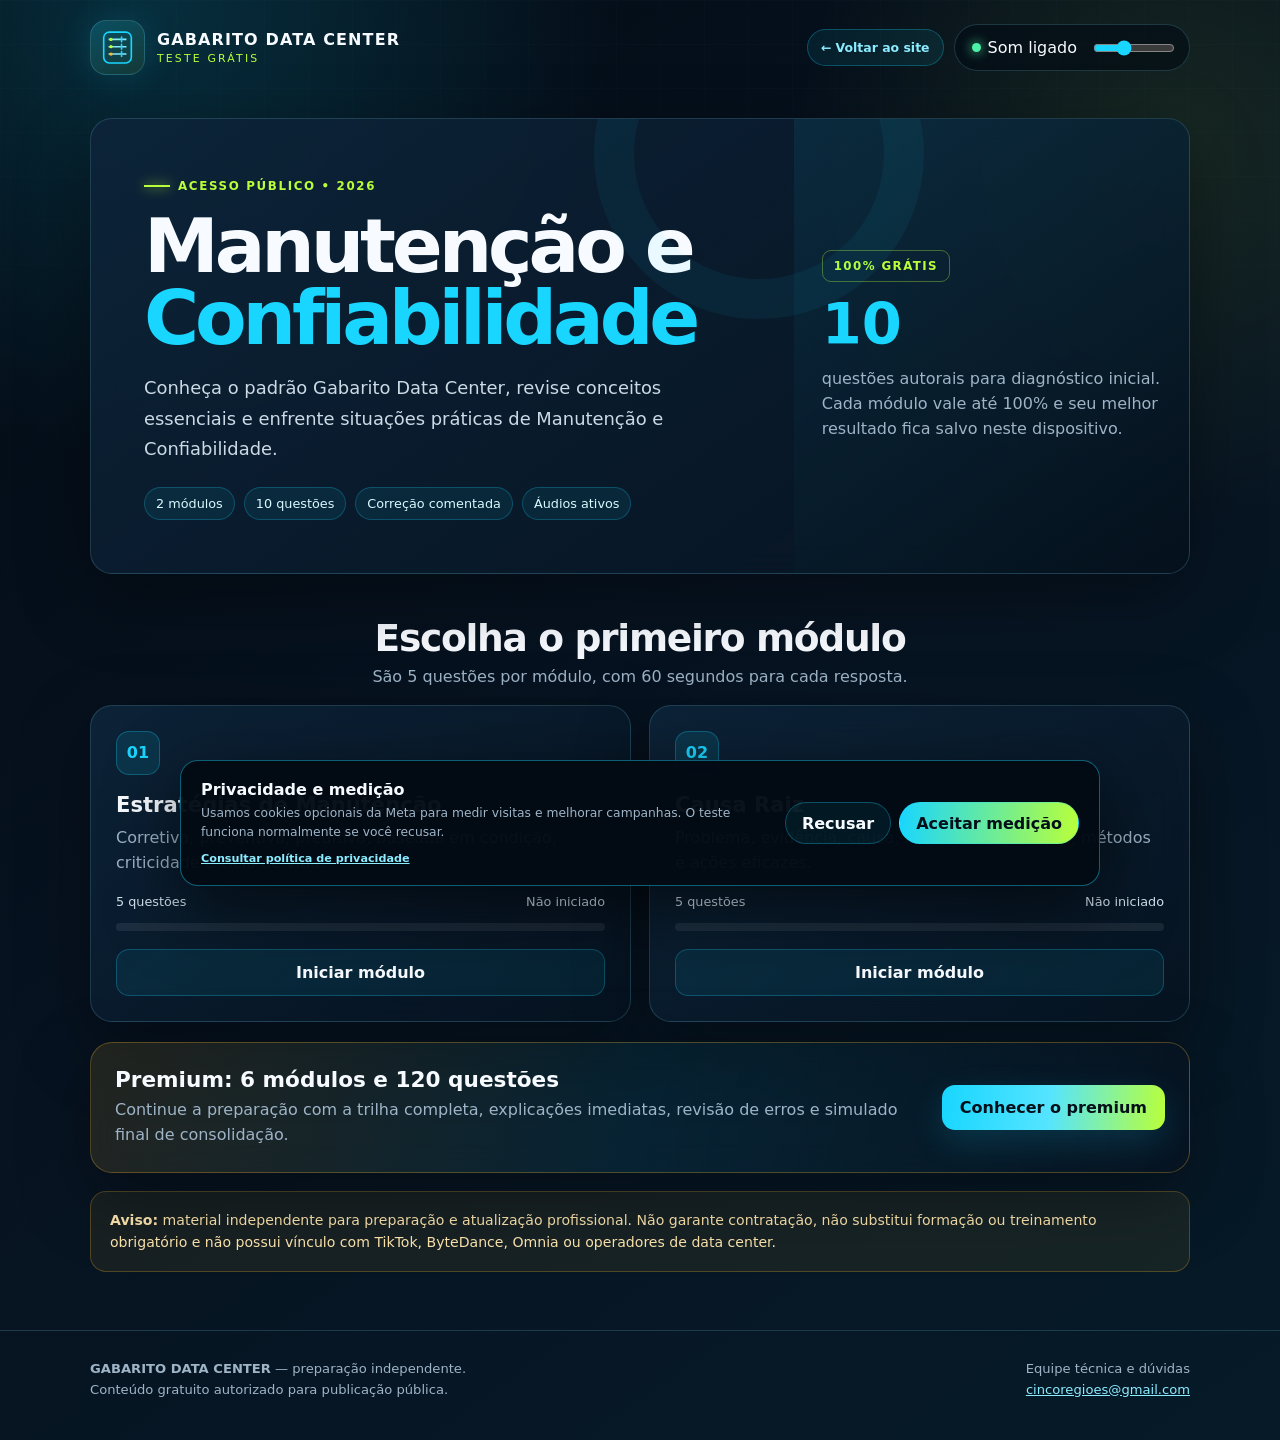
<file: simulados/manutencao-confiabilidade/index.html>
<!doctype html>
<html lang="pt-BR">
<head>
  <meta charset="utf-8">
  <meta name="viewport" content="width=device-width, initial-scale=1">
  <meta name="theme-color" content="#071321">
  <meta name="description" content="Teste grátis Gabarito Data Center: Manutenção e Confiabilidade, com 2 módulos e 10 questões comentadas.">
  <title>Gabarito Data Center | Teste Grátis — Manutenção e Confiabilidade</title>
  <style>
    :root{
      --bg:#030b14;--bg2:#071321;--panel:#0a1b2d;--panel2:#0d2439;
      --cyan:#18d6ff;--cyan2:#8cecff;--lime:#b9ff39;--amber:#ffbd2e;
      --green:#4df0a7;--red:#ff5f72;--white:#f7fbff;--muted:#9eb4c7;
      --line:rgba(134,234,255,.18);--radius:22px;--shadow:0 24px 70px rgba(0,0,0,.35)
    }
    *{box-sizing:border-box}
    html{scroll-behavior:smooth}
    body{margin:0;min-height:100vh;color:var(--white);font-family:Inter,ui-sans-serif,system-ui,-apple-system,"Segoe UI",sans-serif;background:
      radial-gradient(circle at 12% 0,rgba(24,214,255,.17),transparent 29rem),
      radial-gradient(circle at 92% 10%,rgba(185,255,57,.09),transparent 24rem),
      linear-gradient(145deg,var(--bg),var(--bg2) 48%,#061a28)}
    body::before{content:"";position:fixed;inset:0;pointer-events:none;opacity:.15;background-image:linear-gradient(rgba(134,234,255,.13) 1px,transparent 1px),linear-gradient(90deg,rgba(134,234,255,.13) 1px,transparent 1px);background-size:44px 44px;mask-image:linear-gradient(#000,transparent 80%)}
    button,input{font:inherit}button{cursor:pointer}a{color:var(--cyan2)}
    .shell{position:relative;z-index:1;width:min(1100px,calc(100% - 32px));margin:auto}
    .topbar{padding:20px 0 8px}
    .topbar__inner{display:flex;align-items:center;justify-content:space-between;gap:16px;flex-wrap:wrap}
    .brand{display:flex;align-items:center;gap:12px;color:var(--white);text-decoration:none}
    .logo{width:55px;height:55px;display:grid;place-items:center;border:1px solid var(--line);border-radius:16px;background:linear-gradient(145deg,rgba(24,214,255,.22),rgba(185,255,57,.08));box-shadow:0 0 35px rgba(24,214,255,.15)}
    .logo svg{width:39px;height:39px}.brand strong{display:block;letter-spacing:.07em}.brand small{display:block;color:var(--lime);font-size:.68rem;letter-spacing:.2em;margin-top:3px}
    .topbar__actions{display:flex;align-items:center;gap:10px}.back-site{display:inline-flex;align-items:center;justify-content:center;padding:10px 13px;border:1px solid rgba(24,214,255,.28);border-radius:999px;background:rgba(24,214,255,.08);color:var(--cyan2);font-size:.78rem;font-weight:850;text-decoration:none;white-space:nowrap;transition:.18s}.back-site:hover,.back-site:focus-visible{background:rgba(24,214,255,.16);border-color:rgba(24,214,255,.55);transform:translateY(-1px)}
    .sound{display:flex;align-items:center;gap:9px;padding:8px 12px;border:1px solid var(--line);border-radius:999px;background:rgba(3,11,20,.6)}
    .sound button{display:flex;align-items:center;gap:7px;color:var(--white);background:none;border:0;padding:5px}
    .dot{width:9px;height:9px;border-radius:50%;background:var(--green);box-shadow:0 0 12px var(--green)}
    .sound button.off .dot{background:var(--red);box-shadow:0 0 12px var(--red)}.sound input{width:82px;accent-color:var(--cyan)}
    main{padding:35px 0 58px}.view[hidden]{display:none!important}
    .panel{border:1px solid var(--line);border-radius:var(--radius);background:linear-gradient(145deg,rgba(13,36,57,.92),rgba(7,19,33,.84));box-shadow:var(--shadow);backdrop-filter:blur(15px)}
    .hero{display:grid;grid-template-columns:1.28fr .72fr;overflow:hidden}
    .hero__copy{padding:clamp(28px,5vw,53px);position:relative}.hero__copy::after{content:"";position:absolute;width:250px;height:250px;right:-130px;top:-130px;border:40px solid rgba(24,214,255,.06);border-radius:50%}
    .tag{display:inline-flex;align-items:center;gap:8px;color:var(--lime);font-weight:900;font-size:.74rem;letter-spacing:.14em;text-transform:uppercase;margin:0 0 17px}.tag::before{content:"";width:26px;height:2px;background:var(--lime);box-shadow:0 0 12px var(--lime)}
    h1,h2,h3,p{margin-top:0}.hero h1{font-size:clamp(2.25rem,6vw,4.7rem);line-height:.96;letter-spacing:-.055em;margin-bottom:19px}.hero h1 span{display:block;color:var(--cyan)}
    .lead{color:#ccdae6;line-height:1.7;font-size:clamp(1rem,2vw,1.12rem);max-width:710px}.chips{display:flex;flex-wrap:wrap;gap:9px;margin-top:22px}.chip{padding:8px 11px;border:1px solid rgba(24,214,255,.24);border-radius:999px;background:rgba(24,214,255,.08);font-size:.8rem;color:#daf8ff}
    .hero__side{padding:28px;background:linear-gradient(145deg,rgba(24,214,255,.08),rgba(3,11,20,.35));display:flex;flex-direction:column;justify-content:center;gap:14px}
    .free-stamp{align-self:flex-start;padding:8px 11px;border:1px solid rgba(185,255,57,.34);border-radius:9px;color:var(--lime);font-size:.74rem;font-weight:900;letter-spacing:.12em}.hero__side strong{font-size:3.6rem;line-height:1;color:var(--cyan)}.hero__side p{color:var(--muted);line-height:1.55;margin:0}
    .section-head{text-align:center;margin:42px 0 19px}.section-head h2{font-size:clamp(1.55rem,4vw,2.35rem);letter-spacing:-.035em;margin-bottom:7px}.section-head p{color:var(--muted);margin:0}
    .module-grid{display:grid;grid-template-columns:repeat(2,1fr);gap:18px}
    .module{padding:25px;position:relative;overflow:hidden}.module__number{width:44px;height:44px;display:grid;place-items:center;border:1px solid rgba(24,214,255,.28);border-radius:13px;background:rgba(24,214,255,.11);color:var(--cyan);font-weight:900;margin-bottom:17px}.module h3{font-size:1.32rem;margin-bottom:8px}.module p{color:var(--muted);line-height:1.6;min-height:51px}.module__meta{display:flex;justify-content:space-between;gap:10px;color:#d3e3ee;font-size:.8rem;margin:18px 0 14px}.track{height:8px;border-radius:999px;overflow:hidden;background:rgba(255,255,255,.08);margin-bottom:18px}.track span{display:block;height:100%;border-radius:inherit;background:linear-gradient(90deg,var(--cyan),var(--lime));transition:width .35s}
    .btn{border:0;border-radius:13px;padding:13px 18px;display:inline-flex;align-items:center;justify-content:center;gap:8px;text-decoration:none;font-weight:850;transition:transform .18s,filter .18s}.btn:hover{transform:translateY(-2px);filter:brightness(1.07)}.btn--primary{background:linear-gradient(95deg,var(--cyan),#55e4ff 48%,var(--lime));color:#03101a;box-shadow:0 12px 34px rgba(24,214,255,.16)}.btn--ghost{color:var(--white);background:rgba(24,214,255,.08);border:1px solid rgba(24,214,255,.25)}.btn--danger{color:#ffc4cb;background:rgba(255,95,114,.09);border:1px solid rgba(255,95,114,.27)}.btn--block{width:100%}
    .premium-banner{margin-top:20px;padding:24px;display:flex;align-items:center;justify-content:space-between;gap:24px;border-color:rgba(255,189,46,.28);background:linear-gradient(105deg,rgba(255,189,46,.11),rgba(24,214,255,.07),rgba(7,19,33,.9))}.premium-banner h3{font-size:1.35rem;margin-bottom:6px}.premium-banner p{color:var(--muted);margin:0;line-height:1.55}.premium-banner .btn{white-space:nowrap}
    .notice{margin-top:18px;padding:17px 19px;border:1px solid rgba(255,189,46,.25);border-radius:16px;background:rgba(255,189,46,.07);color:#ffe7af;font-size:.88rem;line-height:1.6}
    .quiz-head{display:flex;align-items:flex-end;justify-content:space-between;gap:20px;margin-bottom:18px}.quiz-head small{display:block;color:var(--lime);font-weight:900;letter-spacing:.12em;text-transform:uppercase}.quiz-head h1{font-size:clamp(1.7rem,4vw,2.7rem);margin:7px 0 0}.timer{display:flex;align-items:center;gap:8px;padding:10px 14px;border:1px solid var(--line);border-radius:999px;background:rgba(3,11,20,.65);font-variant-numeric:tabular-nums}.timer.warn{color:var(--amber);border-color:rgba(255,189,46,.45)}.timer.danger{color:#ffc1c9;border-color:rgba(255,95,114,.5);animation:pulse 1s infinite}@keyframes pulse{50%{box-shadow:0 0 23px rgba(255,95,114,.18)}}
    .progress-meta{display:flex;justify-content:space-between;color:var(--muted);font-size:.82rem;margin-bottom:8px}.quiz-progress{margin-bottom:18px}
    .question{padding:clamp(24px,5vw,42px)}.question__type{color:var(--cyan2);text-transform:uppercase;letter-spacing:.12em;font-size:.75rem;font-weight:900;margin-bottom:14px}.question h2{font-size:clamp(1.28rem,3vw,1.85rem);line-height:1.38;letter-spacing:-.025em;margin-bottom:25px}.options{display:grid;gap:11px}.option{width:100%;padding:14px 16px;border:1px solid var(--line);border-radius:15px;background:rgba(3,11,20,.45);color:var(--white);display:grid;grid-template-columns:37px 1fr;gap:12px;align-items:center;text-align:left;line-height:1.48;transition:.18s}.option:hover:not(:disabled){transform:translateX(3px);border-color:rgba(24,214,255,.46);background:rgba(24,214,255,.08)}.option:disabled{cursor:default}.letter{width:35px;height:35px;display:grid;place-items:center;border-radius:10px;color:var(--cyan2);font-weight:900;background:rgba(24,214,255,.09);border:1px solid rgba(24,214,255,.18)}.option.correct{border-color:rgba(77,240,167,.62);background:rgba(77,240,167,.1)}.option.correct .letter{background:var(--green);color:#03150e;border-color:var(--green)}.option.wrong{border-color:rgba(255,95,114,.62);background:rgba(255,95,114,.1)}.option.wrong .letter{background:var(--red);color:#fff;border-color:var(--red)}
    .feedback{margin-top:19px;padding:17px;border:1px solid var(--line);border-radius:15px;background:rgba(3,11,20,.5);line-height:1.6}.feedback.good{border-color:rgba(77,240,167,.36)}.feedback.bad{border-color:rgba(255,95,114,.36)}.feedback strong{display:block;margin-bottom:4px}.feedback p{color:#c9d9e4;margin:0}.quiz-actions{display:flex;align-items:center;justify-content:space-between;gap:13px;margin-top:18px}
    .result{padding:clamp(27px,5vw,48px);text-align:center}.result__badge{display:inline-block;padding:8px 11px;border:1px solid rgba(185,255,57,.3);border-radius:999px;color:var(--lime);font-size:.73rem;font-weight:900;letter-spacing:.12em}.result h1{font-size:clamp(2rem,5vw,3.4rem);margin:18px 0 8px}.result>p{color:var(--muted);line-height:1.65}.score-ring{--score:0;width:182px;height:182px;margin:26px auto;display:grid;place-items:center;border-radius:50%;background:conic-gradient(var(--lime) calc(var(--score)*1%),rgba(255,255,255,.08) 0);position:relative}.score-ring::before{content:"";position:absolute;inset:14px;border-radius:50%;background:var(--bg2);border:1px solid var(--line)}.score-ring div{position:relative}.score-ring b{display:block;font-size:3.1rem;line-height:1}.score-ring span{font-size:.78rem;color:var(--muted)}.result-stats{display:grid;grid-template-columns:repeat(3,1fr);gap:11px;max-width:650px;margin:0 auto 25px}.result-stat{padding:17px;border:1px solid var(--line);border-radius:15px;background:rgba(3,11,20,.35)}.result-stat b{display:block;font-size:1.35rem;color:var(--cyan2)}.result-stat span{font-size:.76rem;color:var(--muted)}.result-actions{display:flex;flex-wrap:wrap;justify-content:center;gap:10px}.review{text-align:left;margin-top:27px}.review h2{margin-bottom:13px}.review-item{padding:17px;margin-bottom:10px;border:1px solid var(--line);border-radius:15px;background:rgba(3,11,20,.36)}.review-item strong{display:block;line-height:1.45;margin-bottom:7px}.review-item p{font-size:.89rem;line-height:1.55;margin:5px 0;color:var(--muted)}.review-item .right{color:var(--green)}.review-item .chosen{color:#ffbbc3}
    .partners{display:grid;grid-template-columns:repeat(2,1fr);gap:12px;margin-top:24px;text-align:left}.partner{padding:18px;border:1px solid var(--line);border-radius:15px;background:rgba(3,11,20,.35)}.partner span{display:block;color:var(--lime);font-size:.7rem;font-weight:900;letter-spacing:.1em}.partner strong{display:block;margin:7px 0}.partner a{font-size:.85rem}
    footer{position:relative;z-index:1;padding:27px 0 40px;border-top:1px solid var(--line);color:var(--muted);font-size:.82rem;line-height:1.6}.footer-inner{display:flex;justify-content:space-between;gap:24px}.footer-inner p{margin:0}.footer-inner div:last-child{text-align:right}
    .sr-only{position:absolute!important;width:1px!important;height:1px!important;padding:0!important;margin:-1px!important;overflow:hidden!important;clip:rect(0,0,0,0)!important;white-space:nowrap!important;border:0!important}
    @media(max-width:780px){.hero{grid-template-columns:1fr}.hero__side{min-height:240px}.module-grid{grid-template-columns:1fr}.premium-banner{align-items:flex-start;flex-direction:column}}
    @media(max-width:580px){.shell{width:min(100% - 22px,1100px)}.logo{width:47px;height:47px}.brand strong{font-size:.9rem}.brand small{font-size:.59rem}.sound input,.sound-label{display:none}.hero,.panel{border-radius:18px}.hero__copy{padding:28px 22px}.quiz-head{align-items:flex-start}.timer{padding:8px 10px}.quiz-actions{align-items:stretch;flex-direction:column-reverse}.quiz-actions .btn{width:100%}.result-stats,.partners{grid-template-columns:1fr}.footer-inner{display:block}.footer-inner div:last-child{text-align:left;margin-top:12px}.option{grid-template-columns:34px 1fr;padding:13px}.letter{width:32px;height:32px}}
    @media(max-width:580px){.topbar__actions{width:100%;justify-content:space-between}.back-site{font-size:.72rem;padding:8px 10px}}
    @media print{body{background:#fff;color:#111}.topbar,#homeView,#quizView,footer,.result-actions,.partners{display:none!important}.result{box-shadow:none;background:#fff;border:1px solid #bbb}.score-ring::before{background:#fff}.result h1,.score-ring b{color:#111}.review-item{background:#fff;color:#111}.review-item p{color:#333}}
  </style>
  <script src="../../meta-pixel.js" defer></script>
</head>
<body>
  <header class="topbar">
    <div class="shell topbar__inner">
      <a class="brand" id="brandHome" href="#" aria-label="Voltar à apresentação deste teste">
        <span class="logo" aria-hidden="true"><svg viewBox="0 0 48 48" fill="none"><rect x="7" y="5" width="34" height="38" rx="7" stroke="#18d6ff" stroke-width="2"/><path d="M13 14h22M13 23h22M13 32h22" stroke="#86eaff" stroke-width="2"/><circle cx="16" cy="14" r="2" fill="#b9ff39"/><circle cx="16" cy="23" r="2" fill="#b9ff39"/><circle cx="16" cy="32" r="2" fill="#ffbd2e"/><path d="M29 11v6m0 3v6m0 3v6" stroke="#18d6ff" stroke-width="2" stroke-linecap="round"/></svg></span>
        <span><strong>GABARITO DATA CENTER</strong><small>TESTE GRÁTIS</small></span>
      </a>
      <div class="topbar__actions">
        <a class="back-site" href="../../index.html" aria-label="Voltar à tela inicial do Gabarito Data Center">← Voltar ao site</a>
        <div class="sound" aria-label="Controles de áudio">
          <button id="soundToggle" type="button" aria-pressed="true"><span class="dot"></span><span class="sound-label">Som ligado</span></button>
          <label class="sr-only" for="volume">Volume</label><input id="volume" type="range" min="0" max="1" value="0.35" step="0.05">
        </div>
      </div>
    </div>
  </header>

  <main class="shell">
    <section class="view" id="homeView">
      <div class="hero panel">
        <div class="hero__copy"><p class="tag">Acesso público • 2026</p><h1>Manutenção e <span>Confiabilidade</span></h1><p class="lead">Conheça o padrão Gabarito Data Center, revise conceitos essenciais e enfrente situações práticas de Manutenção e Confiabilidade.</p><div class="chips"><span class="chip">2 módulos</span><span class="chip">10 questões</span><span class="chip">Correção comentada</span><span class="chip">Áudios ativos</span></div></div>
        <aside class="hero__side"><span class="free-stamp">100% GRÁTIS</span><strong>10</strong><p>questões autorais para diagnóstico inicial. Cada módulo vale até 100% e seu melhor resultado fica salvo neste dispositivo.</p></aside>
      </div>

      <div class="section-head"><h2>Escolha o primeiro módulo</h2><p>São 5 questões por módulo, com 60 segundos para cada resposta.</p></div>
      <div class="module-grid" id="moduleGrid"></div>

      <article class="premium-banner panel"><div><h3>Premium: 6 módulos e 120 questões</h3><p>Continue a preparação com a trilha completa, explicações imediatas, revisão de erros e simulado final de consolidação.</p></div><a class="btn btn--primary" id="premiumHome" href="#">Conhecer o premium</a></article>
      <div class="notice"><strong>Aviso:</strong> material independente para preparação e atualização profissional. Não garante contratação, não substitui formação ou treinamento obrigatório e não possui vínculo com TikTok, ByteDance, Omnia ou operadores de data center.</div>
    </section>

    <section class="view" id="quizView" hidden>
      <div class="quiz-head"><div><small id="quizLabel">Módulo grátis</small><h1 id="quizTitle">Fundamentos</h1></div><div class="timer" id="timerBox"><span aria-hidden="true">◷</span><b id="timerText">01:00</b></div></div>
      <div class="quiz-progress"><div class="progress-meta"><span id="counter">Questão 1 de 5</span><span id="liveScore">0 acertos</span></div><div class="track"><span id="quizBar" style="width:0"></span></div></div>
      <article class="question panel"><div class="question__type" id="questionType">Conhecimento aplicado</div><h2 id="questionText"></h2><div class="options" id="options"></div><div class="feedback" id="feedback" hidden aria-live="polite"><strong id="feedbackTitle"></strong><p id="feedbackText"></p></div></article>
      <div class="quiz-actions"><button class="btn btn--danger" id="exitQuiz" type="button">Sair do teste</button><button class="btn btn--primary" id="nextQuestion" type="button" hidden>Próxima questão</button></div>
    </section>

    <section class="view" id="resultView" hidden>
      <article class="result panel"><span class="result__badge">MÓDULO CONCLUÍDO</span><h1 id="resultTitle">Seu resultado</h1><p id="resultMessage"></p><div class="score-ring" id="scoreRing"><div><b id="resultPercent">0%</b><span>aproveitamento</span></div></div><div class="result-stats"><div class="result-stat"><b id="resultCorrect">0/5</b><span>acertos</span></div><div class="result-stat"><b id="resultWrong">0</b><span>erros ou tempo esgotado</span></div><div class="result-stat"><b id="resultTime">00:00</b><span>tempo total</span></div></div><div class="result-actions"><button class="btn btn--primary" id="retry" type="button">Refazer módulo</button><button class="btn btn--ghost" id="returnHome" type="button">Escolher outro módulo</button><button class="btn btn--ghost" id="printResult" type="button">Imprimir resultado</button><a class="btn btn--primary" id="premiumResult" href="#">Acessar premium</a></div><div class="review" id="review"><h2>Revise os pontos de atenção</h2><div id="reviewList"></div></div><div class="partners"><div class="partner"><span>PORTAL DE SIMULADOS</span><strong>Gabarito Max</strong><a href="https://cincoregioes-star.github.io/oficial-portal-gabaritomax/" target="_blank" rel="noreferrer">Conhecer o portal ↗</a></div><div class="partner"><span>PREPARAÇÃO ENEM</span><strong>DB ENEM Vitalício</strong><a href="https://cincoregioes-star.github.io/DB-ENEM/" target="_blank" rel="noreferrer">Visitar site ↗</a></div></div></article>
    </section>
  </main>

  <footer><div class="shell footer-inner"><div><p><strong>GABARITO DATA CENTER</strong> — preparação independente.</p><p>Conteúdo gratuito autorizado para publicação pública.</p></div><div><p>Equipe técnica e dúvidas</p><p><a href="mailto:cincoregioes@gmail.com">cincoregioes@gmail.com</a></p></div></div></footer>

  <audio id="backgroundAudio" loop preload="metadata" src="https://cdn.pixabay.com/download/audio/2022/01/18/audio_d0a13f69d2.mp3?filename=tension-103701.mp3"></audio>
  <audio id="correctAudio" preload="metadata" src="https://cdn.pixabay.com/download/audio/2021/08/04/audio_0625c1539c.mp3?filename=success-1-6297.mp3"></audio>
  <audio id="wrongAudio" preload="metadata" src="https://cdn.pixabay.com/download/audio/2021/08/04/audio_c6ccf3232f.mp3?filename=error-126627.mp3"></audio>

  <script>
    "use strict";

    // Checkout oficial deste produto na Kiwify, com identificação da origem do clique.
    const PREMIUM_URL = "https://pay.kiwify.com.br/A4ceknE?src=teste-gratis&utm_source=gabarito-data-center&utm_medium=teste-gratis&utm_campaign=catalogo-premium-2026&utm_content=manutencao-confiabilidade";
    const STORAGE_KEY = "gdc-teste-gratis-manutencao-confiabilidade-v1";
    const LETTERS = ["A","B","C","D"];
    const MODULES = [
      {
            "id": "manutencao-confiabilidade-gratis-1",
            "title": "Estratégias de Manutenção",
            "type": "Conceitos essenciais",
            "description": "Corretiva, preventiva, preditiva, baseada em condição, criticidade e ciclo de vida.",
            "questions": [
                  {
                        "q": "Qual alternativa descreve corretamente manutenção corretiva?",
                        "o": [
                              "intervenção realizada após uma falha ou perda de função",
                              "atividade planejada por tempo, uso ou recomendação para reduzir probabilidade de falha",
                              "ação disparada pelo estado observado do ativo em vez de calendário fixo",
                              "período aprovado para executar trabalho com impacto e condições controlados"
                        ],
                        "a": 0,
                        "e": "manutenção corretiva: intervenção realizada após uma falha ou perda de função Na prática, restaura o ativo e registra causa, dano, peças, tempo e impacto do evento"
                  },
                  {
                        "q": "Qual alternativa descreve corretamente manutenção preventiva?",
                        "o": [
                              "atividade planejada por tempo, uso ou recomendação para reduzir probabilidade de falha",
                              "uso de tendências e técnicas de diagnóstico para estimar degradação e momento de intervenção",
                              "método que relaciona funções, falhas, consequências e tarefas eficazes",
                              "conjunto de trabalhos identificados e ainda não concluídos"
                        ],
                        "a": 0,
                        "e": "manutenção preventiva: atividade planejada por tempo, uso ou recomendação para reduzir probabilidade de falha Na prática, executa inspeções e substituições antes da perda funcional dentro de uma periodicidade justificada"
                  },
                  {
                        "q": "Qual é a principal aplicação de manutenção preditiva em estratégias de manutenção?",
                        "o": [
                              "transforma vibração, termografia, óleo ou desempenho em decisão planejada",
                              "evita intervir cedo demais e atua quando indicadores atingem critérios técnicos",
                              "prioriza recursos, sobressalentes, monitoramento e planos de contingência",
                              "orienta acesso, modularidade, ferramentas, documentação e estoque desde o projeto"
                        ],
                        "a": 0,
                        "e": "manutenção preditiva: uso de tendências e técnicas de diagnóstico para estimar degradação e momento de intervenção Na prática, transforma vibração, termografia, óleo ou desempenho em decisão planejada"
                  },
                  {
                        "q": "Qual alternativa descreve corretamente janela de manutenção?",
                        "o": [
                              "período aprovado para executar trabalho com impacto e condições controlados",
                              "conjunto de trabalhos identificados e ainda não concluídos",
                              "soma de aquisição, energia, operação, manutenção, falhas e descarte ao longo do uso",
                              "uso de tendências e técnicas de diagnóstico para estimar degradação e momento de intervenção"
                        ],
                        "a": 0,
                        "e": "janela de manutenção: período aprovado para executar trabalho com impacto e condições controlados Na prática, coordena equipes, carga, comunicação, redundância e retorno ao serviço"
                  },
                  {
                        "q": "Qual alternativa descreve corretamente custo do ciclo de vida?",
                        "o": [
                              "soma de aquisição, energia, operação, manutenção, falhas e descarte ao longo do uso",
                              "intervenção realizada após uma falha ou perda de função",
                              "uso de tendências e técnicas de diagnóstico para estimar degradação e momento de intervenção",
                              "classificação pela consequência de sua falha para segurança, serviço, ambiente e custo"
                        ],
                        "a": 0,
                        "e": "custo do ciclo de vida: soma de aquisição, energia, operação, manutenção, falhas e descarte ao longo do uso Na prática, compara soluções pela sustentabilidade econômica e risco, não apenas pelo menor preço inicial"
                  }
            ]
      },
      {
            "id": "manutencao-confiabilidade-gratis-2",
            "title": "Causa Raiz",
            "type": "Situações e análise",
            "description": "Problema, evidência, causa, fatores contribuintes, métodos e ações eficazes.",
            "questions": [
                  {
                        "q": "Qual alternativa descreve corretamente sintoma?",
                        "o": [
                              "manifestação observável de uma condição ou falha",
                              "evento ou condição diretamente anterior ao efeito observado",
                              "condição que aumentou probabilidade ou consequência sem ser suficiente sozinha",
                              "modelo lógico que relaciona combinações de eventos a um resultado indesejado"
                        ],
                        "a": 0,
                        "e": "sintoma: manifestação observável de uma condição ou falha Na prática, inicia a investigação sem ser confundido automaticamente com a causa fundamental"
                  },
                  {
                        "q": "Qual é a principal aplicação de causa imediata em análise de causa raiz?",
                        "o": [
                              "explica o mecanismo próximo, mas pode depender de fatores mais profundos",
                              "direciona ação além da simples troca do componente que falhou",
                              "organiza raciocínio simples quando cada resposta é sustentada por evidência",
                              "separa conclusão técnica de coincidência temporal ou opinião"
                        ],
                        "a": 0,
                        "e": "causa imediata: evento ou condição diretamente anterior ao efeito observado Na prática, explica o mecanismo próximo, mas pode depender de fatores mais profundos"
                  },
                  {
                        "q": "Qual é a principal aplicação de fator contribuinte em análise de causa raiz?",
                        "o": [
                              "amplia a análise para processo, ambiente, projeto, treinamento e supervisão",
                              "organiza raciocínio simples quando cada resposta é sustentada por evidência",
                              "avalia caminhos AND e OR e identifica pontos onde controles podem interromper a falha",
                              "impede fechar a causa raiz apenas com a instalação da solução"
                        ],
                        "a": 0,
                        "e": "fator contribuinte: condição que aumentou probabilidade ou consequência sem ser suficiente sozinha Na prática, amplia a análise para processo, ambiente, projeto, treinamento e supervisão"
                  },
                  {
                        "q": "Qual alternativa descreve corretamente árvore de falhas?",
                        "o": [
                              "modelo lógico que relaciona combinações de eventos a um resultado indesejado",
                              "dado que sustenta ou refuta uma relação entre condição e efeito",
                              "avaliação posterior para confirmar que a ação produziu o resultado esperado",
                              "fator controlável cuja correção reduz de modo relevante a recorrência"
                        ],
                        "a": 0,
                        "e": "árvore de falhas: modelo lógico que relaciona combinações de eventos a um resultado indesejado Na prática, avalia caminhos AND e OR e identifica pontos onde controles podem interromper a falha"
                  },
                  {
                        "q": "Qual alternativa descreve corretamente verificação de eficácia?",
                        "o": [
                              "avaliação posterior para confirmar que a ação produziu o resultado esperado",
                              "manifestação observável de uma condição ou falha",
                              "fator controlável cuja correção reduz de modo relevante a recorrência",
                              "estrutura que agrupa hipóteses por categorias para investigação"
                        ],
                        "a": 0,
                        "e": "verificação de eficácia: avaliação posterior para confirmar que a ação produziu o resultado esperado Na prática, impede fechar a causa raiz apenas com a instalação da solução"
                  }
            ]
      }
];

    const state={module:null,session:[],index:0,answers:[],remaining:60,timer:null,startedAt:0,sound:true,volume:.35};
    const el=id=>document.getElementById(id);
    const views={home:el("homeView"),quiz:el("quizView"),result:el("resultView")};
    const audio={background:el("backgroundAudio"),correct:el("correctAudio"),wrong:el("wrongAudio")};

    function safeLoad(){try{return JSON.parse(localStorage.getItem(STORAGE_KEY))||{}}catch{return {}}}
    function safeSave(value){try{localStorage.setItem(STORAGE_KEY,JSON.stringify(value))}catch{/* armazenamento indisponível */}}
    function showView(name){Object.entries(views).forEach(([key,node])=>node.hidden=key!==name);window.scrollTo({top:0,behavior:"smooth"})}
    function shuffle(items){const copy=[...items];for(let i=copy.length-1;i>0;i--){const j=Math.floor(Math.random()*(i+1));[copy[i],copy[j]]=[copy[j],copy[i]]}return copy}
    function randomizeQuestion(question){const options=shuffle(question.o.map((text,index)=>({text,correct:index===question.a})));return {...question,o:options.map(item=>item.text),a:options.findIndex(item=>item.correct)}}
    function formatTime(seconds){return `${String(Math.floor(seconds/60)).padStart(2,"0")}:${String(seconds%60).padStart(2,"0")}`}
    function setVolumes(){audio.background.volume=state.volume*.42;audio.correct.volume=state.volume;audio.wrong.volume=state.volume}
    function startBackground(){if(state.sound)audio.background.play().catch(()=>{})}
    function stopBackground(){audio.background.pause()}
    function playEffect(kind){if(!state.sound)return;audio[kind].currentTime=0;audio[kind].play().catch(()=>{})}
    function toggleSound(){state.sound=!state.sound;const button=el("soundToggle");button.classList.toggle("off",!state.sound);button.setAttribute("aria-pressed",String(state.sound));button.querySelector(".sound-label").textContent=state.sound?"Som ligado":"Som desligado";if(state.sound&&!views.quiz.hidden)startBackground();else stopBackground()}

    function renderHome(){const saved=safeLoad();const grid=el("moduleGrid");grid.textContent="";MODULES.forEach((module,index)=>{const progress=saved[module.id];const best=progress?.best||0;const card=document.createElement("article");card.className="module panel";const number=document.createElement("div");number.className="module__number";number.textContent=String(index+1).padStart(2,"0");const title=document.createElement("h3");title.textContent=module.title;const description=document.createElement("p");description.textContent=module.description;const meta=document.createElement("div");meta.className="module__meta";const left=document.createElement("span");left.textContent="5 questões";const right=document.createElement("span");right.textContent=progress?`Melhor: ${best}%`:"Não iniciado";meta.append(left,right);const track=document.createElement("div");track.className="track";const fill=document.createElement("span");fill.style.width=`${best}%`;track.appendChild(fill);const button=document.createElement("button");button.className="btn btn--ghost btn--block";button.type="button";button.textContent=progress?"Refazer módulo":"Iniciar módulo";button.addEventListener("click",()=>startModule(module.id));card.append(number,title,description,meta,track,button);grid.appendChild(card)});showView("home")}
    function startModule(id){const module=MODULES.find(item=>item.id===id);state.module=module;state.session=shuffle(module.questions.map(randomizeQuestion));state.index=0;state.answers=[];state.startedAt=Date.now();el("quizLabel").textContent=`Teste grátis • ${module.type}`;el("quizTitle").textContent=module.title;showView("quiz");startBackground();renderQuestion()}
    function renderQuestion(){clearInterval(state.timer);state.remaining=60;const current=state.session[state.index];el("counter").textContent=`Questão ${state.index+1} de ${state.session.length}`;el("liveScore").textContent=`${state.answers.filter(a=>a.correct).length} acertos`;el("quizBar").style.width=`${(state.index/state.session.length)*100}%`;el("questionType").textContent=state.module.type;el("questionText").textContent=current.q;el("feedback").hidden=true;el("nextQuestion").hidden=true;const list=el("options");list.textContent="";current.o.forEach((text,index)=>{const button=document.createElement("button");button.className="option";button.type="button";const letter=document.createElement("span");letter.className="letter";letter.textContent=LETTERS[index];const copy=document.createElement("span");copy.textContent=text;button.append(letter,copy);button.addEventListener("click",()=>answer(index,false));list.appendChild(button)});updateTimer();state.timer=setInterval(()=>{state.remaining--;updateTimer();if(state.remaining<=0){clearInterval(state.timer);answer(-1,true)}},1000)}
    function updateTimer(){const box=el("timerBox");el("timerText").textContent=formatTime(Math.max(0,state.remaining));box.classList.toggle("warn",state.remaining<=20&&state.remaining>10);box.classList.toggle("danger",state.remaining<=10)}
    function answer(selected,timedOut){clearInterval(state.timer);const current=state.session[state.index];const buttons=[...el("options").querySelectorAll(".option")];if(buttons.some(button=>button.disabled))return;const correct=selected===current.a;buttons.forEach((button,index)=>{button.disabled=true;if(index===current.a)button.classList.add("correct");else if(index===selected)button.classList.add("wrong")});state.answers.push({question:current,selected,correct,timedOut});const feedback=el("feedback");feedback.hidden=false;feedback.className=`feedback ${correct?"good":"bad"}`;el("feedbackTitle").textContent=correct?"Resposta correta!":timedOut?"Tempo esgotado.":"Resposta incorreta.";el("feedbackText").textContent=current.e;playEffect(correct?"correct":"wrong");el("liveScore").textContent=`${state.answers.filter(a=>a.correct).length} acertos`;el("nextQuestion").hidden=false;el("nextQuestion").textContent=state.index===state.session.length-1?"Ver resultado":"Próxima questão"}
    function next(){if(state.answers.length<=state.index)return;if(state.index<state.session.length-1){state.index++;renderQuestion()}else finish()}
    function finish(){clearInterval(state.timer);stopBackground();const total=state.session.length;const correct=state.answers.filter(item=>item.correct).length;const percent=Math.round(correct/total*100);const elapsed=Math.max(1,Math.round((Date.now()-state.startedAt)/1000));const saved=safeLoad();const old=saved[state.module.id]||{best:0,attempts:0};saved[state.module.id]={best:Math.max(old.best,percent),last:percent,attempts:old.attempts+1,completedAt:new Date().toISOString()};safeSave(saved);el("resultTitle").textContent=state.module.title;el("resultMessage").textContent=messageFor(percent);el("resultPercent").textContent=`${percent}%`;el("scoreRing").style.setProperty("--score",percent);el("resultCorrect").textContent=`${correct}/${total}`;el("resultWrong").textContent=String(total-correct);el("resultTime").textContent=formatTime(elapsed);renderReview();showView("result")}
    function messageFor(score){if(score===100)return"Excelente! Você acertou todas. A trilha premium aprofunda esses conhecimentos em 120 situações.";if(score>=80)return"Muito bom. Você demonstrou uma base consistente e já pode avançar para a preparação completa.";if(score>=60)return"Bom começo. Revise os pontos abaixo e refaça o módulo para consolidar o conhecimento.";return"Este diagnóstico mostrou os assuntos que merecem revisão. Leia as explicações e tente novamente."}
    function renderReview(){const list=el("reviewList");list.textContent="";const misses=state.answers.filter(item=>!item.correct);el("review").hidden=misses.length===0;if(!misses.length)return;misses.forEach((item,index)=>{const card=document.createElement("article");card.className="review-item";const title=document.createElement("strong");title.textContent=`${index+1}. ${item.question.q}`;const chosen=document.createElement("p");chosen.className="chosen";chosen.textContent=item.timedOut?"Sua resposta: tempo esgotado":`Sua resposta: ${item.question.o[item.selected]}`;const right=document.createElement("p");right.className="right";right.textContent=`Correta: ${item.question.o[item.question.a]}`;const explanation=document.createElement("p");explanation.textContent=item.question.e;card.append(title,chosen,right,explanation);list.appendChild(card)})}
    function exitQuiz(){if(state.answers.length&&state.answers.length<state.session.length&&!confirm("Sair agora? Esta tentativa não será salva."))return;clearInterval(state.timer);stopBackground();renderHome()}

    el("premiumHome").href=PREMIUM_URL;el("premiumResult").href=PREMIUM_URL;["premiumHome","premiumResult"].forEach(id=>{el(id).target="_blank";el(id).rel="noreferrer"});el("soundToggle").addEventListener("click",toggleSound);el("volume").addEventListener("input",event=>{state.volume=Number(event.target.value);setVolumes()});el("brandHome").addEventListener("click",event=>{event.preventDefault();if(!views.quiz.hidden)exitQuiz();else renderHome()});el("exitQuiz").addEventListener("click",exitQuiz);el("nextQuestion").addEventListener("click",next);el("returnHome").addEventListener("click",renderHome);el("retry").addEventListener("click",()=>startModule(state.module.id));el("printResult").addEventListener("click",()=>window.print());
    setVolumes();renderHome();
  </script>
</body>
</html>
</file>
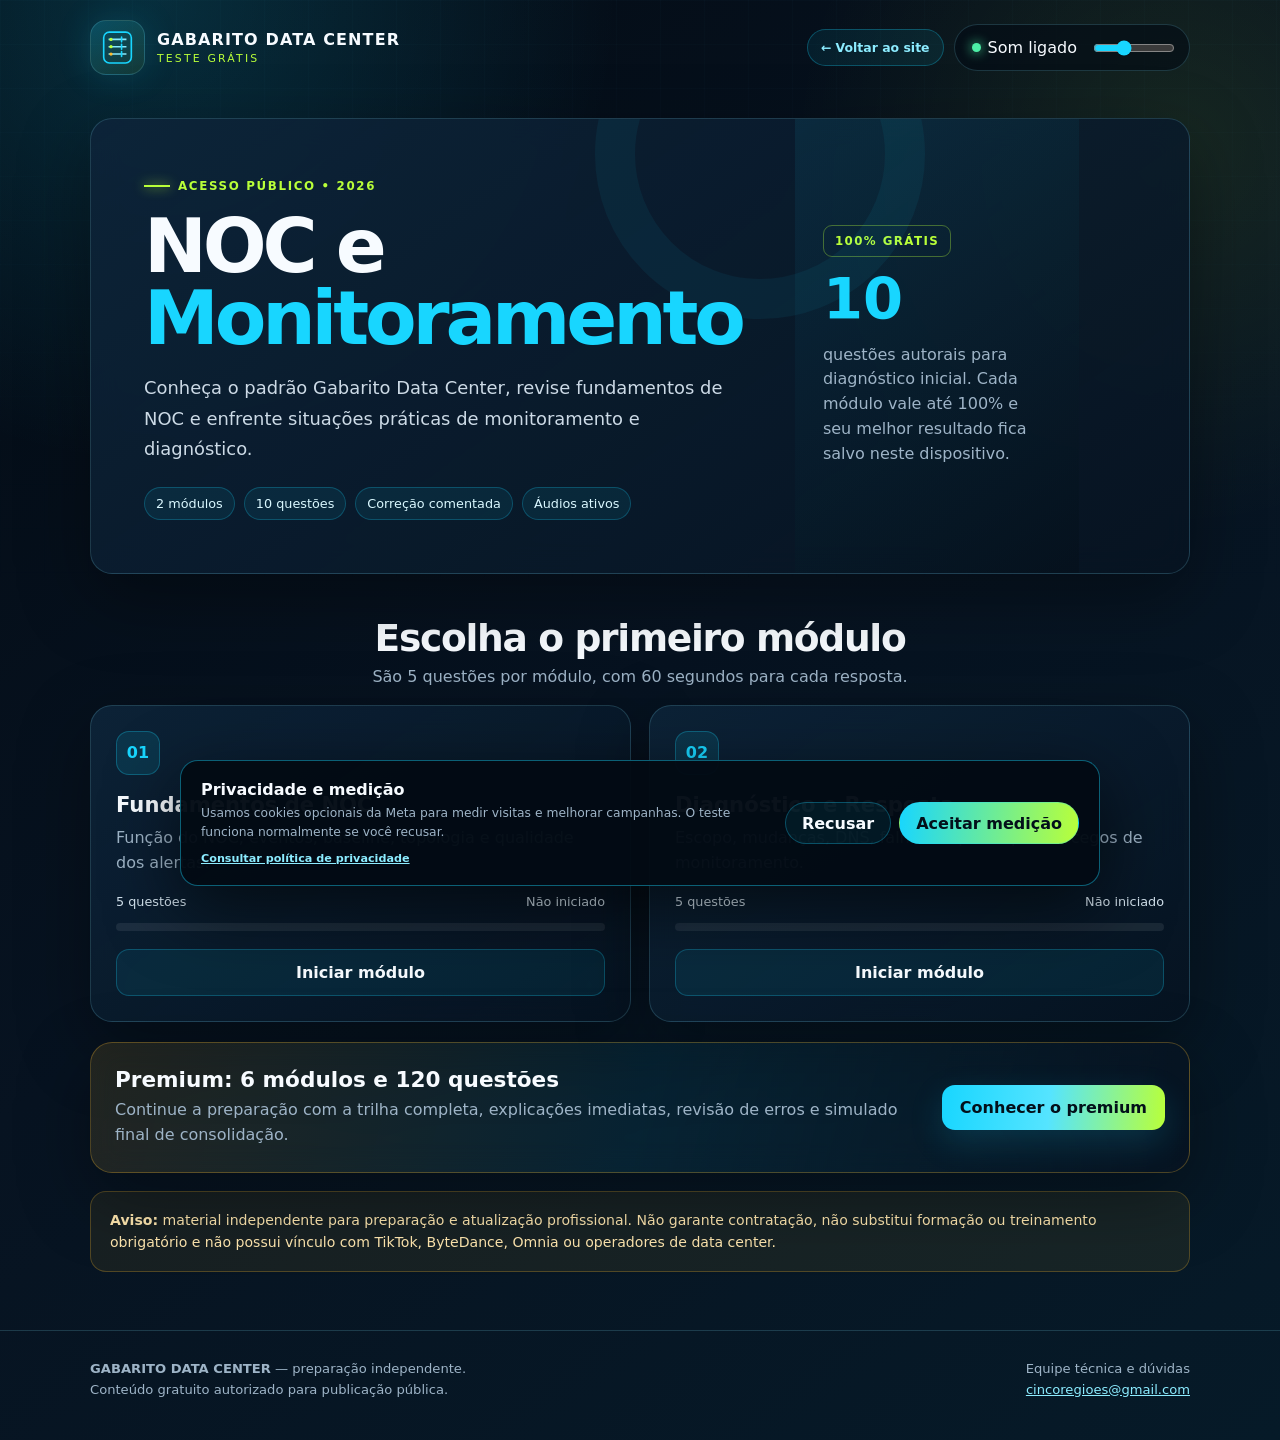
<file: simulados/noc-monitoramento/index.html>
<!doctype html>
<html lang="pt-BR">
<head>
  <meta charset="utf-8">
  <meta name="viewport" content="width=device-width, initial-scale=1">
  <meta name="theme-color" content="#071321">
  <meta name="description" content="Teste grátis Gabarito Data Center: NOC e Monitoramento de Infraestrutura, com 2 módulos e 10 questões comentadas.">
  <title>Gabarito Data Center | Teste Grátis — NOC e Monitoramento de Infraestrutura</title>
  <style>
    :root{
      --bg:#030b14;--bg2:#071321;--panel:#0a1b2d;--panel2:#0d2439;
      --cyan:#18d6ff;--cyan2:#8cecff;--lime:#b9ff39;--amber:#ffbd2e;
      --green:#4df0a7;--red:#ff5f72;--white:#f7fbff;--muted:#9eb4c7;
      --line:rgba(134,234,255,.18);--radius:22px;--shadow:0 24px 70px rgba(0,0,0,.35)
    }
    *{box-sizing:border-box}
    html{scroll-behavior:smooth}
    body{margin:0;min-height:100vh;color:var(--white);font-family:Inter,ui-sans-serif,system-ui,-apple-system,"Segoe UI",sans-serif;background:
      radial-gradient(circle at 12% 0,rgba(24,214,255,.17),transparent 29rem),
      radial-gradient(circle at 92% 10%,rgba(185,255,57,.09),transparent 24rem),
      linear-gradient(145deg,var(--bg),var(--bg2) 48%,#061a28)}
    body::before{content:"";position:fixed;inset:0;pointer-events:none;opacity:.15;background-image:linear-gradient(rgba(134,234,255,.13) 1px,transparent 1px),linear-gradient(90deg,rgba(134,234,255,.13) 1px,transparent 1px);background-size:44px 44px;mask-image:linear-gradient(#000,transparent 80%)}
    button,input{font:inherit}button{cursor:pointer}a{color:var(--cyan2)}
    .shell{position:relative;z-index:1;width:min(1100px,calc(100% - 32px));margin:auto}
    .topbar{padding:20px 0 8px}
    .topbar__inner{display:flex;align-items:center;justify-content:space-between;gap:16px;flex-wrap:wrap}
    .brand{display:flex;align-items:center;gap:12px;color:var(--white);text-decoration:none}
    .logo{width:55px;height:55px;display:grid;place-items:center;border:1px solid var(--line);border-radius:16px;background:linear-gradient(145deg,rgba(24,214,255,.22),rgba(185,255,57,.08));box-shadow:0 0 35px rgba(24,214,255,.15)}
    .logo svg{width:39px;height:39px}.brand strong{display:block;letter-spacing:.07em}.brand small{display:block;color:var(--lime);font-size:.68rem;letter-spacing:.2em;margin-top:3px}
    .topbar__actions{display:flex;align-items:center;gap:10px}.back-site{display:inline-flex;align-items:center;justify-content:center;padding:10px 13px;border:1px solid rgba(24,214,255,.28);border-radius:999px;background:rgba(24,214,255,.08);color:var(--cyan2);font-size:.78rem;font-weight:850;text-decoration:none;white-space:nowrap;transition:.18s}.back-site:hover,.back-site:focus-visible{background:rgba(24,214,255,.16);border-color:rgba(24,214,255,.55);transform:translateY(-1px)}
    .sound{display:flex;align-items:center;gap:9px;padding:8px 12px;border:1px solid var(--line);border-radius:999px;background:rgba(3,11,20,.6)}
    .sound button{display:flex;align-items:center;gap:7px;color:var(--white);background:none;border:0;padding:5px}
    .dot{width:9px;height:9px;border-radius:50%;background:var(--green);box-shadow:0 0 12px var(--green)}
    .sound button.off .dot{background:var(--red);box-shadow:0 0 12px var(--red)}.sound input{width:82px;accent-color:var(--cyan)}
    main{padding:35px 0 58px}.view[hidden]{display:none!important}
    .panel{border:1px solid var(--line);border-radius:var(--radius);background:linear-gradient(145deg,rgba(13,36,57,.92),rgba(7,19,33,.84));box-shadow:var(--shadow);backdrop-filter:blur(15px)}
    .hero{display:grid;grid-template-columns:1.28fr .72fr;overflow:hidden}
    .hero__copy{padding:clamp(28px,5vw,53px);position:relative}.hero__copy::after{content:"";position:absolute;width:250px;height:250px;right:-130px;top:-130px;border:40px solid rgba(24,214,255,.06);border-radius:50%}
    .tag{display:inline-flex;align-items:center;gap:8px;color:var(--lime);font-weight:900;font-size:.74rem;letter-spacing:.14em;text-transform:uppercase;margin:0 0 17px}.tag::before{content:"";width:26px;height:2px;background:var(--lime);box-shadow:0 0 12px var(--lime)}
    h1,h2,h3,p{margin-top:0}.hero h1{font-size:clamp(2.25rem,6vw,4.7rem);line-height:.96;letter-spacing:-.055em;margin-bottom:19px}.hero h1 span{display:block;color:var(--cyan)}
    .lead{color:#ccdae6;line-height:1.7;font-size:clamp(1rem,2vw,1.12rem);max-width:710px}.chips{display:flex;flex-wrap:wrap;gap:9px;margin-top:22px}.chip{padding:8px 11px;border:1px solid rgba(24,214,255,.24);border-radius:999px;background:rgba(24,214,255,.08);font-size:.8rem;color:#daf8ff}
    .hero__side{padding:28px;background:linear-gradient(145deg,rgba(24,214,255,.08),rgba(3,11,20,.35));display:flex;flex-direction:column;justify-content:center;gap:14px}
    .free-stamp{align-self:flex-start;padding:8px 11px;border:1px solid rgba(185,255,57,.34);border-radius:9px;color:var(--lime);font-size:.74rem;font-weight:900;letter-spacing:.12em}.hero__side strong{font-size:3.6rem;line-height:1;color:var(--cyan)}.hero__side p{color:var(--muted);line-height:1.55;margin:0}
    .section-head{text-align:center;margin:42px 0 19px}.section-head h2{font-size:clamp(1.55rem,4vw,2.35rem);letter-spacing:-.035em;margin-bottom:7px}.section-head p{color:var(--muted);margin:0}
    .module-grid{display:grid;grid-template-columns:repeat(2,1fr);gap:18px}
    .module{padding:25px;position:relative;overflow:hidden}.module__number{width:44px;height:44px;display:grid;place-items:center;border:1px solid rgba(24,214,255,.28);border-radius:13px;background:rgba(24,214,255,.11);color:var(--cyan);font-weight:900;margin-bottom:17px}.module h3{font-size:1.32rem;margin-bottom:8px}.module p{color:var(--muted);line-height:1.6;min-height:51px}.module__meta{display:flex;justify-content:space-between;gap:10px;color:#d3e3ee;font-size:.8rem;margin:18px 0 14px}.track{height:8px;border-radius:999px;overflow:hidden;background:rgba(255,255,255,.08);margin-bottom:18px}.track span{display:block;height:100%;border-radius:inherit;background:linear-gradient(90deg,var(--cyan),var(--lime));transition:width .35s}
    .btn{border:0;border-radius:13px;padding:13px 18px;display:inline-flex;align-items:center;justify-content:center;gap:8px;text-decoration:none;font-weight:850;transition:transform .18s,filter .18s}.btn:hover{transform:translateY(-2px);filter:brightness(1.07)}.btn--primary{background:linear-gradient(95deg,var(--cyan),#55e4ff 48%,var(--lime));color:#03101a;box-shadow:0 12px 34px rgba(24,214,255,.16)}.btn--ghost{color:var(--white);background:rgba(24,214,255,.08);border:1px solid rgba(24,214,255,.25)}.btn--danger{color:#ffc4cb;background:rgba(255,95,114,.09);border:1px solid rgba(255,95,114,.27)}.btn--block{width:100%}
    .premium-banner{margin-top:20px;padding:24px;display:flex;align-items:center;justify-content:space-between;gap:24px;border-color:rgba(255,189,46,.28);background:linear-gradient(105deg,rgba(255,189,46,.11),rgba(24,214,255,.07),rgba(7,19,33,.9))}.premium-banner h3{font-size:1.35rem;margin-bottom:6px}.premium-banner p{color:var(--muted);margin:0;line-height:1.55}.premium-banner .btn{white-space:nowrap}
    .notice{margin-top:18px;padding:17px 19px;border:1px solid rgba(255,189,46,.25);border-radius:16px;background:rgba(255,189,46,.07);color:#ffe7af;font-size:.88rem;line-height:1.6}
    .quiz-head{display:flex;align-items:flex-end;justify-content:space-between;gap:20px;margin-bottom:18px}.quiz-head small{display:block;color:var(--lime);font-weight:900;letter-spacing:.12em;text-transform:uppercase}.quiz-head h1{font-size:clamp(1.7rem,4vw,2.7rem);margin:7px 0 0}.timer{display:flex;align-items:center;gap:8px;padding:10px 14px;border:1px solid var(--line);border-radius:999px;background:rgba(3,11,20,.65);font-variant-numeric:tabular-nums}.timer.warn{color:var(--amber);border-color:rgba(255,189,46,.45)}.timer.danger{color:#ffc1c9;border-color:rgba(255,95,114,.5);animation:pulse 1s infinite}@keyframes pulse{50%{box-shadow:0 0 23px rgba(255,95,114,.18)}}
    .progress-meta{display:flex;justify-content:space-between;color:var(--muted);font-size:.82rem;margin-bottom:8px}.quiz-progress{margin-bottom:18px}
    .question{padding:clamp(24px,5vw,42px)}.question__type{color:var(--cyan2);text-transform:uppercase;letter-spacing:.12em;font-size:.75rem;font-weight:900;margin-bottom:14px}.question h2{font-size:clamp(1.28rem,3vw,1.85rem);line-height:1.38;letter-spacing:-.025em;margin-bottom:25px}.options{display:grid;gap:11px}.option{width:100%;padding:14px 16px;border:1px solid var(--line);border-radius:15px;background:rgba(3,11,20,.45);color:var(--white);display:grid;grid-template-columns:37px 1fr;gap:12px;align-items:center;text-align:left;line-height:1.48;transition:.18s}.option:hover:not(:disabled){transform:translateX(3px);border-color:rgba(24,214,255,.46);background:rgba(24,214,255,.08)}.option:disabled{cursor:default}.letter{width:35px;height:35px;display:grid;place-items:center;border-radius:10px;color:var(--cyan2);font-weight:900;background:rgba(24,214,255,.09);border:1px solid rgba(24,214,255,.18)}.option.correct{border-color:rgba(77,240,167,.62);background:rgba(77,240,167,.1)}.option.correct .letter{background:var(--green);color:#03150e;border-color:var(--green)}.option.wrong{border-color:rgba(255,95,114,.62);background:rgba(255,95,114,.1)}.option.wrong .letter{background:var(--red);color:#fff;border-color:var(--red)}
    .feedback{margin-top:19px;padding:17px;border:1px solid var(--line);border-radius:15px;background:rgba(3,11,20,.5);line-height:1.6}.feedback.good{border-color:rgba(77,240,167,.36)}.feedback.bad{border-color:rgba(255,95,114,.36)}.feedback strong{display:block;margin-bottom:4px}.feedback p{color:#c9d9e4;margin:0}.quiz-actions{display:flex;align-items:center;justify-content:space-between;gap:13px;margin-top:18px}
    .result{padding:clamp(27px,5vw,48px);text-align:center}.result__badge{display:inline-block;padding:8px 11px;border:1px solid rgba(185,255,57,.3);border-radius:999px;color:var(--lime);font-size:.73rem;font-weight:900;letter-spacing:.12em}.result h1{font-size:clamp(2rem,5vw,3.4rem);margin:18px 0 8px}.result>p{color:var(--muted);line-height:1.65}.score-ring{--score:0;width:182px;height:182px;margin:26px auto;display:grid;place-items:center;border-radius:50%;background:conic-gradient(var(--lime) calc(var(--score)*1%),rgba(255,255,255,.08) 0);position:relative}.score-ring::before{content:"";position:absolute;inset:14px;border-radius:50%;background:var(--bg2);border:1px solid var(--line)}.score-ring div{position:relative}.score-ring b{display:block;font-size:3.1rem;line-height:1}.score-ring span{font-size:.78rem;color:var(--muted)}.result-stats{display:grid;grid-template-columns:repeat(3,1fr);gap:11px;max-width:650px;margin:0 auto 25px}.result-stat{padding:17px;border:1px solid var(--line);border-radius:15px;background:rgba(3,11,20,.35)}.result-stat b{display:block;font-size:1.35rem;color:var(--cyan2)}.result-stat span{font-size:.76rem;color:var(--muted)}.result-actions{display:flex;flex-wrap:wrap;justify-content:center;gap:10px}.review{text-align:left;margin-top:27px}.review h2{margin-bottom:13px}.review-item{padding:17px;margin-bottom:10px;border:1px solid var(--line);border-radius:15px;background:rgba(3,11,20,.36)}.review-item strong{display:block;line-height:1.45;margin-bottom:7px}.review-item p{font-size:.89rem;line-height:1.55;margin:5px 0;color:var(--muted)}.review-item .right{color:var(--green)}.review-item .chosen{color:#ffbbc3}
    .partners{display:grid;grid-template-columns:repeat(2,1fr);gap:12px;margin-top:24px;text-align:left}.partner{padding:18px;border:1px solid var(--line);border-radius:15px;background:rgba(3,11,20,.35)}.partner span{display:block;color:var(--lime);font-size:.7rem;font-weight:900;letter-spacing:.1em}.partner strong{display:block;margin:7px 0}.partner a{font-size:.85rem}
    footer{position:relative;z-index:1;padding:27px 0 40px;border-top:1px solid var(--line);color:var(--muted);font-size:.82rem;line-height:1.6}.footer-inner{display:flex;justify-content:space-between;gap:24px}.footer-inner p{margin:0}.footer-inner div:last-child{text-align:right}
    .sr-only{position:absolute!important;width:1px!important;height:1px!important;padding:0!important;margin:-1px!important;overflow:hidden!important;clip:rect(0,0,0,0)!important;white-space:nowrap!important;border:0!important}
    @media(max-width:780px){.hero{grid-template-columns:1fr}.hero__side{min-height:240px}.module-grid{grid-template-columns:1fr}.premium-banner{align-items:flex-start;flex-direction:column}}
    @media(max-width:580px){.shell{width:min(100% - 22px,1100px)}.logo{width:47px;height:47px}.brand strong{font-size:.9rem}.brand small{font-size:.59rem}.sound input,.sound-label{display:none}.hero,.panel{border-radius:18px}.hero__copy{padding:28px 22px}.quiz-head{align-items:flex-start}.timer{padding:8px 10px}.quiz-actions{align-items:stretch;flex-direction:column-reverse}.quiz-actions .btn{width:100%}.result-stats,.partners{grid-template-columns:1fr}.footer-inner{display:block}.footer-inner div:last-child{text-align:left;margin-top:12px}.option{grid-template-columns:34px 1fr;padding:13px}.letter{width:32px;height:32px}}
    @media(max-width:580px){.topbar__actions{width:100%;justify-content:space-between}.back-site{font-size:.72rem;padding:8px 10px}}
    @media print{body{background:#fff;color:#111}.topbar,#homeView,#quizView,footer,.result-actions,.partners{display:none!important}.result{box-shadow:none;background:#fff;border:1px solid #bbb}.score-ring::before{background:#fff}.result h1,.score-ring b{color:#111}.review-item{background:#fff;color:#111}.review-item p{color:#333}}
  </style>
  <script src="../../meta-pixel.js" defer></script>
</head>
<body>
  <header class="topbar">
    <div class="shell topbar__inner">
      <a class="brand" id="brandHome" href="#" aria-label="Voltar à apresentação deste teste">
        <span class="logo" aria-hidden="true"><svg viewBox="0 0 48 48" fill="none"><rect x="7" y="5" width="34" height="38" rx="7" stroke="#18d6ff" stroke-width="2"/><path d="M13 14h22M13 23h22M13 32h22" stroke="#86eaff" stroke-width="2"/><circle cx="16" cy="14" r="2" fill="#b9ff39"/><circle cx="16" cy="23" r="2" fill="#b9ff39"/><circle cx="16" cy="32" r="2" fill="#ffbd2e"/><path d="M29 11v6m0 3v6m0 3v6" stroke="#18d6ff" stroke-width="2" stroke-linecap="round"/></svg></span>
        <span><strong>GABARITO DATA CENTER</strong><small>TESTE GRÁTIS</small></span>
      </a>
      <div class="topbar__actions">
        <a class="back-site" href="../../index.html" aria-label="Voltar à tela inicial do Gabarito Data Center">← Voltar ao site</a>
        <div class="sound" aria-label="Controles de áudio">
          <button id="soundToggle" type="button" aria-pressed="true"><span class="dot"></span><span class="sound-label">Som ligado</span></button>
          <label class="sr-only" for="volume">Volume</label><input id="volume" type="range" min="0" max="1" value="0.35" step="0.05">
        </div>
      </div>
    </div>
  </header>

  <main class="shell">
    <section class="view" id="homeView">
      <div class="hero panel">
        <div class="hero__copy"><p class="tag">Acesso público • 2026</p><h1>NOC e <span>Monitoramento</span></h1><p class="lead">Conheça o padrão Gabarito Data Center, revise fundamentos de NOC e enfrente situações práticas de monitoramento e diagnóstico.</p><div class="chips"><span class="chip">2 módulos</span><span class="chip">10 questões</span><span class="chip">Correção comentada</span><span class="chip">Áudios ativos</span></div></div>
        <aside class="hero__side"><span class="free-stamp">100% GRÁTIS</span><strong>10</strong><p>questões autorais para diagnóstico inicial. Cada módulo vale até 100% e seu melhor resultado fica salvo neste dispositivo.</p></aside>
      </div>

      <div class="section-head"><h2>Escolha o primeiro módulo</h2><p>São 5 questões por módulo, com 60 segundos para cada resposta.</p></div>
      <div class="module-grid" id="moduleGrid"></div>

      <article class="premium-banner panel"><div><h3>Premium: 6 módulos e 120 questões</h3><p>Continue a preparação com a trilha completa, explicações imediatas, revisão de erros e simulado final de consolidação.</p></div><a class="btn btn--primary" id="premiumHome" href="#">Conhecer o premium</a></article>
      <div class="notice"><strong>Aviso:</strong> material independente para preparação e atualização profissional. Não garante contratação, não substitui formação ou treinamento obrigatório e não possui vínculo com TikTok, ByteDance, Omnia ou operadores de data center.</div>
    </section>

    <section class="view" id="quizView" hidden>
      <div class="quiz-head"><div><small id="quizLabel">Módulo grátis</small><h1 id="quizTitle">Fundamentos</h1></div><div class="timer" id="timerBox"><span aria-hidden="true">◷</span><b id="timerText">01:00</b></div></div>
      <div class="quiz-progress"><div class="progress-meta"><span id="counter">Questão 1 de 5</span><span id="liveScore">0 acertos</span></div><div class="track"><span id="quizBar" style="width:0"></span></div></div>
      <article class="question panel"><div class="question__type" id="questionType">Conhecimento aplicado</div><h2 id="questionText"></h2><div class="options" id="options"></div><div class="feedback" id="feedback" hidden aria-live="polite"><strong id="feedbackTitle"></strong><p id="feedbackText"></p></div></article>
      <div class="quiz-actions"><button class="btn btn--danger" id="exitQuiz" type="button">Sair do teste</button><button class="btn btn--primary" id="nextQuestion" type="button" hidden>Próxima questão</button></div>
    </section>

    <section class="view" id="resultView" hidden>
      <article class="result panel"><span class="result__badge">MÓDULO CONCLUÍDO</span><h1 id="resultTitle">Seu resultado</h1><p id="resultMessage"></p><div class="score-ring" id="scoreRing"><div><b id="resultPercent">0%</b><span>aproveitamento</span></div></div><div class="result-stats"><div class="result-stat"><b id="resultCorrect">0/5</b><span>acertos</span></div><div class="result-stat"><b id="resultWrong">0</b><span>erros ou tempo esgotado</span></div><div class="result-stat"><b id="resultTime">00:00</b><span>tempo total</span></div></div><div class="result-actions"><button class="btn btn--primary" id="retry" type="button">Refazer módulo</button><button class="btn btn--ghost" id="returnHome" type="button">Escolher outro módulo</button><button class="btn btn--ghost" id="printResult" type="button">Imprimir resultado</button><a class="btn btn--primary" id="premiumResult" href="#">Acessar premium</a></div><div class="review" id="review"><h2>Revise os pontos de atenção</h2><div id="reviewList"></div></div><div class="partners"><div class="partner"><span>PORTAL DE SIMULADOS</span><strong>Gabarito Max</strong><a href="https://cincoregioes-star.github.io/oficial-portal-gabaritomax/" target="_blank" rel="noreferrer">Conhecer o portal ↗</a></div><div class="partner"><span>PREPARAÇÃO ENEM</span><strong>DB ENEM Vitalício</strong><a href="https://cincoregioes-star.github.io/DB-ENEM/" target="_blank" rel="noreferrer">Visitar site ↗</a></div></div></article>
    </section>
  </main>

  <footer><div class="shell footer-inner"><div><p><strong>GABARITO DATA CENTER</strong> — preparação independente.</p><p>Conteúdo gratuito autorizado para publicação pública.</p></div><div><p>Equipe técnica e dúvidas</p><p><a href="mailto:cincoregioes@gmail.com">cincoregioes@gmail.com</a></p></div></div></footer>

  <audio id="backgroundAudio" loop preload="metadata" src="https://cdn.pixabay.com/download/audio/2022/01/18/audio_d0a13f69d2.mp3?filename=tension-103701.mp3"></audio>
  <audio id="correctAudio" preload="metadata" src="https://cdn.pixabay.com/download/audio/2021/08/04/audio_0625c1539c.mp3?filename=success-1-6297.mp3"></audio>
  <audio id="wrongAudio" preload="metadata" src="https://cdn.pixabay.com/download/audio/2021/08/04/audio_c6ccf3232f.mp3?filename=error-126627.mp3"></audio>

  <script>
    "use strict";

    // Checkout oficial deste produto na Kiwify, com identificação da origem do clique.
    const PREMIUM_URL = "https://pay.kiwify.com.br/KBO2Dig?src=teste-gratis&utm_source=gabarito-data-center&utm_medium=teste-gratis&utm_campaign=catalogo-premium-2026&utm_content=noc-monitoramento";
    const STORAGE_KEY = "gdc-teste-gratis-noc-monitoramento-v1";
    const LETTERS = ["A","B","C","D"];
    const MODULES = [
      {
            "id": "fundamentos-noc",
            "title": "Fundamentos de NOC",
            "type": "Conceitos essenciais",
            "description": "Função do NOC, eventos, baseline, topologia e qualidade dos alertas.",
            "questions": [
                  {
                        "q": "Qual é a responsabilidade central de um NOC?",
                        "o": [
                              "Monitorar serviços e infraestrutura, coordenar respostas e manter a continuidade operacional",
                              "Executar exclusivamente auditorias financeiras",
                              "Substituir todas as equipes de engenharia",
                              "Controlar apenas o acesso físico ao prédio"
                        ],
                        "a": 0,
                        "e": "O Network Operations Center mantém visibilidade operacional, faz triagem, registra eventos e coordena escalonamentos. Equipes especializadas continuam responsáveis pelas intervenções de sua competência."
                  },
                  {
                        "q": "Qual é a diferença mais útil entre evento e incidente?",
                        "o": [
                              "Evento é uma ocorrência observada; incidente é uma interrupção ou degradação que exige tratamento conforme critérios definidos",
                              "Todo evento é automaticamente um incidente crítico",
                              "Incidente é apenas uma mensagem informativa",
                              "Evento existe somente quando um usuário telefona"
                        ],
                        "a": 0,
                        "e": "Um evento pode ser normal, informativo ou anormal. Ele se torna incidente quando atende aos critérios de impacto, risco ou necessidade de resposta da organização."
                  },
                  {
                        "q": "Para que serve uma linha de base operacional?",
                        "o": [
                              "Definir o comportamento normal para comparar desvios de desempenho, volume e disponibilidade",
                              "Fixar limites que nunca poderão mudar",
                              "Eliminar a coleta de histórico",
                              "Garantir que não existam incidentes"
                        ],
                        "a": 0,
                        "e": "Baselines mostram padrões por horário, dia e carga. Precisam ser revisadas quando arquitetura ou demanda mudam."
                  },
                  {
                        "q": "Por que o mapa de topologia é importante para o NOC?",
                        "o": [
                              "Mostra conexões e dependências, apoiando análise de impacto e correlação de falhas",
                              "Substitui todas as configurações dos equipamentos",
                              "Permite mudanças sem autorização",
                              "Serve apenas para apresentação comercial"
                        ],
                        "a": 0,
                        "e": "Uma topologia atualizada ajuda a entender caminhos, redundâncias e componentes a montante ou jusante durante a triagem."
                  },
                  {
                        "q": "Muitos alertas sem ação útil podem causar:",
                        "o": [
                              "Fadiga de alertas, aumentando o risco de eventos importantes serem ignorados",
                              "Redução automática da latência",
                              "Correção das falhas sem intervenção",
                              "Maior precisão por definição"
                        ],
                        "a": 0,
                        "e": "Alertas precisam ser relevantes, acionáveis e revisados. Ruído excessivo reduz atenção e qualidade da resposta."
                  }
            ]
      },
      {
            "id": "diagnostico-noc",
            "title": "Diagnóstico e Resposta",
            "type": "Situações práticas",
            "description": "Escopo, mudanças, DNS, falhas amplas e pontos cegos de monitoramento.",
            "questions": [
                  {
                        "q": "Qual é o primeiro objetivo de uma triagem técnica?",
                        "o": [
                              "Definir sintomas, impacto, escopo, horário e estado atual antes de escolher testes",
                              "Reiniciar todos os componentes",
                              "Escolher uma causa sem evidência",
                              "Encerrar alarmes duplicados"
                        ],
                        "a": 0,
                        "e": "Delimitar o problema evita testes aleatórios e ajuda a decidir prioridade, responsáveis e dependências a verificar."
                  },
                  {
                        "q": "Por que perguntar sobre mudanças recentes?",
                        "o": [
                              "Porque alterações de configuração, código, capacidade ou dependência podem coincidir com o início do sintoma",
                              "Porque toda mudança é necessariamente a causa",
                              "Para evitar consultar telemetria",
                              "Para culpar quem realizou a atividade"
                        ],
                        "a": 0,
                        "e": "Mudança recente é uma hipótese relevante, não uma conclusão. Horário, escopo e evidências devem ser correlacionados."
                  },
                  {
                        "q": "Um serviço funciona por endereço IP, mas falha pelo nome. Qual dependência deve ser investigada primeiro?",
                        "o": [
                              "Resolução DNS e registros associados",
                              "Alimentação da UPS",
                              "Inventário do rack",
                              "Contadores de temperatura"
                        ],
                        "a": 0,
                        "e": "Quando o caminho IP funciona e o nome não, DNS, cache, registro, search domain e resolvedores tornam-se hipóteses prioritárias."
                  },
                  {
                        "q": "Usuários de várias localidades falham ao mesmo tempo. Qual hipótese ganha força?",
                        "o": [
                              "Dependência central ou compartilhada, como DNS, autenticação, backbone ou serviço comum",
                              "Defeito simultâneo em todos os computadores",
                              "Problema local obrigatório em uma única filial",
                              "Falha exclusiva de um cabo de usuário"
                        ],
                        "a": 0,
                        "e": "Escopo amplo e horário comum sugerem investigar componentes compartilhados antes de tratar cada local como evento independente."
                  },
                  {
                        "q": "O NOC não vê alarmes, mas usuários relatam indisponibilidade. O que isso pode indicar?",
                        "o": [
                              "Lacuna de cobertura, falha de coleta ou health check que não representa a experiência real",
                              "Prova de que os usuários estão errados",
                              "Garantia de que o serviço está normal",
                              "Motivo para desativar o canal de atendimento"
                        ],
                        "a": 0,
                        "e": "Monitoramento é um modelo parcial. Relatos externos podem revelar ponto cego, e a própria cadeia de coleta deve ser testada."
                  }
            ]
      }
];

    const state={module:null,session:[],index:0,answers:[],remaining:60,timer:null,startedAt:0,sound:true,volume:.35};
    const el=id=>document.getElementById(id);
    const views={home:el("homeView"),quiz:el("quizView"),result:el("resultView")};
    const audio={background:el("backgroundAudio"),correct:el("correctAudio"),wrong:el("wrongAudio")};

    function safeLoad(){try{return JSON.parse(localStorage.getItem(STORAGE_KEY))||{}}catch{return {}}}
    function safeSave(value){try{localStorage.setItem(STORAGE_KEY,JSON.stringify(value))}catch{/* armazenamento indisponível */}}
    function showView(name){Object.entries(views).forEach(([key,node])=>node.hidden=key!==name);window.scrollTo({top:0,behavior:"smooth"})}
    function shuffle(items){const copy=[...items];for(let i=copy.length-1;i>0;i--){const j=Math.floor(Math.random()*(i+1));[copy[i],copy[j]]=[copy[j],copy[i]]}return copy}
    function randomizeQuestion(question){const options=shuffle(question.o.map((text,index)=>({text,correct:index===question.a})));return {...question,o:options.map(item=>item.text),a:options.findIndex(item=>item.correct)}}
    function formatTime(seconds){return `${String(Math.floor(seconds/60)).padStart(2,"0")}:${String(seconds%60).padStart(2,"0")}`}
    function setVolumes(){audio.background.volume=state.volume*.42;audio.correct.volume=state.volume;audio.wrong.volume=state.volume}
    function startBackground(){if(state.sound)audio.background.play().catch(()=>{})}
    function stopBackground(){audio.background.pause()}
    function playEffect(kind){if(!state.sound)return;audio[kind].currentTime=0;audio[kind].play().catch(()=>{})}
    function toggleSound(){state.sound=!state.sound;const button=el("soundToggle");button.classList.toggle("off",!state.sound);button.setAttribute("aria-pressed",String(state.sound));button.querySelector(".sound-label").textContent=state.sound?"Som ligado":"Som desligado";if(state.sound&&!views.quiz.hidden)startBackground();else stopBackground()}

    function renderHome(){const saved=safeLoad();const grid=el("moduleGrid");grid.textContent="";MODULES.forEach((module,index)=>{const progress=saved[module.id];const best=progress?.best||0;const card=document.createElement("article");card.className="module panel";const number=document.createElement("div");number.className="module__number";number.textContent=String(index+1).padStart(2,"0");const title=document.createElement("h3");title.textContent=module.title;const description=document.createElement("p");description.textContent=module.description;const meta=document.createElement("div");meta.className="module__meta";const left=document.createElement("span");left.textContent="5 questões";const right=document.createElement("span");right.textContent=progress?`Melhor: ${best}%`:"Não iniciado";meta.append(left,right);const track=document.createElement("div");track.className="track";const fill=document.createElement("span");fill.style.width=`${best}%`;track.appendChild(fill);const button=document.createElement("button");button.className="btn btn--ghost btn--block";button.type="button";button.textContent=progress?"Refazer módulo":"Iniciar módulo";button.addEventListener("click",()=>startModule(module.id));card.append(number,title,description,meta,track,button);grid.appendChild(card)});showView("home")}
    function startModule(id){const module=MODULES.find(item=>item.id===id);state.module=module;state.session=shuffle(module.questions.map(randomizeQuestion));state.index=0;state.answers=[];state.startedAt=Date.now();el("quizLabel").textContent=`Teste grátis • ${module.type}`;el("quizTitle").textContent=module.title;showView("quiz");startBackground();renderQuestion()}
    function renderQuestion(){clearInterval(state.timer);state.remaining=60;const current=state.session[state.index];el("counter").textContent=`Questão ${state.index+1} de ${state.session.length}`;el("liveScore").textContent=`${state.answers.filter(a=>a.correct).length} acertos`;el("quizBar").style.width=`${(state.index/state.session.length)*100}%`;el("questionType").textContent=state.module.type;el("questionText").textContent=current.q;el("feedback").hidden=true;el("nextQuestion").hidden=true;const list=el("options");list.textContent="";current.o.forEach((text,index)=>{const button=document.createElement("button");button.className="option";button.type="button";const letter=document.createElement("span");letter.className="letter";letter.textContent=LETTERS[index];const copy=document.createElement("span");copy.textContent=text;button.append(letter,copy);button.addEventListener("click",()=>answer(index,false));list.appendChild(button)});updateTimer();state.timer=setInterval(()=>{state.remaining--;updateTimer();if(state.remaining<=0){clearInterval(state.timer);answer(-1,true)}},1000)}
    function updateTimer(){const box=el("timerBox");el("timerText").textContent=formatTime(Math.max(0,state.remaining));box.classList.toggle("warn",state.remaining<=20&&state.remaining>10);box.classList.toggle("danger",state.remaining<=10)}
    function answer(selected,timedOut){clearInterval(state.timer);const current=state.session[state.index];const buttons=[...el("options").querySelectorAll(".option")];if(buttons.some(button=>button.disabled))return;const correct=selected===current.a;buttons.forEach((button,index)=>{button.disabled=true;if(index===current.a)button.classList.add("correct");else if(index===selected)button.classList.add("wrong")});state.answers.push({question:current,selected,correct,timedOut});const feedback=el("feedback");feedback.hidden=false;feedback.className=`feedback ${correct?"good":"bad"}`;el("feedbackTitle").textContent=correct?"Resposta correta!":timedOut?"Tempo esgotado.":"Resposta incorreta.";el("feedbackText").textContent=current.e;playEffect(correct?"correct":"wrong");el("liveScore").textContent=`${state.answers.filter(a=>a.correct).length} acertos`;el("nextQuestion").hidden=false;el("nextQuestion").textContent=state.index===state.session.length-1?"Ver resultado":"Próxima questão"}
    function next(){if(state.answers.length<=state.index)return;if(state.index<state.session.length-1){state.index++;renderQuestion()}else finish()}
    function finish(){clearInterval(state.timer);stopBackground();const total=state.session.length;const correct=state.answers.filter(item=>item.correct).length;const percent=Math.round(correct/total*100);const elapsed=Math.max(1,Math.round((Date.now()-state.startedAt)/1000));const saved=safeLoad();const old=saved[state.module.id]||{best:0,attempts:0};saved[state.module.id]={best:Math.max(old.best,percent),last:percent,attempts:old.attempts+1,completedAt:new Date().toISOString()};safeSave(saved);el("resultTitle").textContent=state.module.title;el("resultMessage").textContent=messageFor(percent);el("resultPercent").textContent=`${percent}%`;el("scoreRing").style.setProperty("--score",percent);el("resultCorrect").textContent=`${correct}/${total}`;el("resultWrong").textContent=String(total-correct);el("resultTime").textContent=formatTime(elapsed);renderReview();showView("result")}
    function messageFor(score){if(score===100)return"Excelente! Você acertou todas. A trilha premium aprofunda esses conhecimentos em 120 situações.";if(score>=80)return"Muito bom. Você demonstrou uma base consistente e já pode avançar para a preparação completa.";if(score>=60)return"Bom começo. Revise os pontos abaixo e refaça o módulo para consolidar o conhecimento.";return"Este diagnóstico mostrou os assuntos que merecem revisão. Leia as explicações e tente novamente."}
    function renderReview(){const list=el("reviewList");list.textContent="";const misses=state.answers.filter(item=>!item.correct);el("review").hidden=misses.length===0;if(!misses.length)return;misses.forEach((item,index)=>{const card=document.createElement("article");card.className="review-item";const title=document.createElement("strong");title.textContent=`${index+1}. ${item.question.q}`;const chosen=document.createElement("p");chosen.className="chosen";chosen.textContent=item.timedOut?"Sua resposta: tempo esgotado":`Sua resposta: ${item.question.o[item.selected]}`;const right=document.createElement("p");right.className="right";right.textContent=`Correta: ${item.question.o[item.question.a]}`;const explanation=document.createElement("p");explanation.textContent=item.question.e;card.append(title,chosen,right,explanation);list.appendChild(card)})}
    function exitQuiz(){if(state.answers.length&&state.answers.length<state.session.length&&!confirm("Sair agora? Esta tentativa não será salva."))return;clearInterval(state.timer);stopBackground();renderHome()}

    el("premiumHome").href=PREMIUM_URL;el("premiumResult").href=PREMIUM_URL;["premiumHome","premiumResult"].forEach(id=>{el(id).target="_blank";el(id).rel="noreferrer"});el("soundToggle").addEventListener("click",toggleSound);el("volume").addEventListener("input",event=>{state.volume=Number(event.target.value);setVolumes()});el("brandHome").addEventListener("click",event=>{event.preventDefault();if(!views.quiz.hidden)exitQuiz();else renderHome()});el("exitQuiz").addEventListener("click",exitQuiz);el("nextQuestion").addEventListener("click",next);el("returnHome").addEventListener("click",renderHome);el("retry").addEventListener("click",()=>startModule(state.module.id));el("printResult").addEventListener("click",()=>window.print());
    setVolumes();renderHome();
  </script>
</body>
</html>
</file>
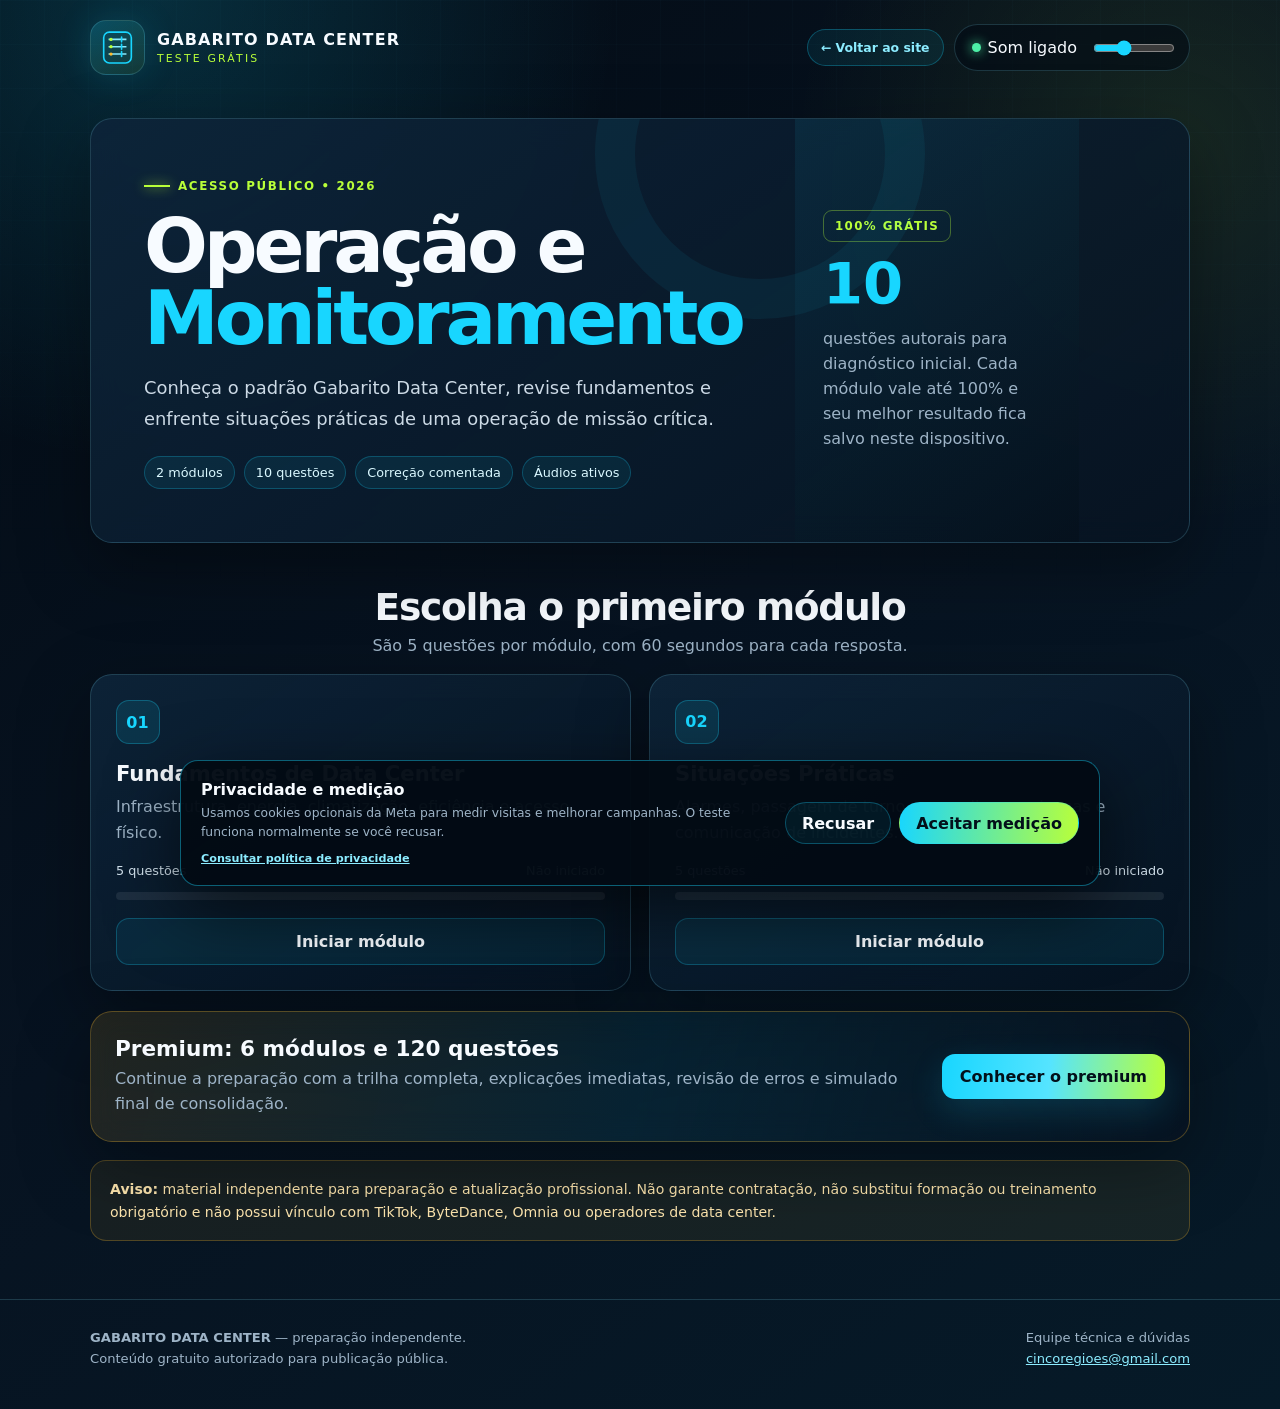
<file: simulados/operacao-monitoramento/index.html>
<!doctype html>
<html lang="pt-BR">
<head>
  <meta charset="utf-8">
  <meta name="viewport" content="width=device-width, initial-scale=1">
  <meta name="theme-color" content="#071321">
  <meta name="description" content="Teste grátis Gabarito Data Center: Operação e Monitoramento, com 2 módulos e 10 questões comentadas.">
  <title>Gabarito Data Center | Teste Grátis — Operação e Monitoramento</title>
  <style>
    :root{
      --bg:#030b14;--bg2:#071321;--panel:#0a1b2d;--panel2:#0d2439;
      --cyan:#18d6ff;--cyan2:#8cecff;--lime:#b9ff39;--amber:#ffbd2e;
      --green:#4df0a7;--red:#ff5f72;--white:#f7fbff;--muted:#9eb4c7;
      --line:rgba(134,234,255,.18);--radius:22px;--shadow:0 24px 70px rgba(0,0,0,.35)
    }
    *{box-sizing:border-box}
    html{scroll-behavior:smooth}
    body{margin:0;min-height:100vh;color:var(--white);font-family:Inter,ui-sans-serif,system-ui,-apple-system,"Segoe UI",sans-serif;background:
      radial-gradient(circle at 12% 0,rgba(24,214,255,.17),transparent 29rem),
      radial-gradient(circle at 92% 10%,rgba(185,255,57,.09),transparent 24rem),
      linear-gradient(145deg,var(--bg),var(--bg2) 48%,#061a28)}
    body::before{content:"";position:fixed;inset:0;pointer-events:none;opacity:.15;background-image:linear-gradient(rgba(134,234,255,.13) 1px,transparent 1px),linear-gradient(90deg,rgba(134,234,255,.13) 1px,transparent 1px);background-size:44px 44px;mask-image:linear-gradient(#000,transparent 80%)}
    button,input{font:inherit}button{cursor:pointer}a{color:var(--cyan2)}
    .shell{position:relative;z-index:1;width:min(1100px,calc(100% - 32px));margin:auto}
    .topbar{padding:20px 0 8px}
    .topbar__inner{display:flex;align-items:center;justify-content:space-between;gap:16px;flex-wrap:wrap}
    .brand{display:flex;align-items:center;gap:12px;color:var(--white);text-decoration:none}
    .logo{width:55px;height:55px;display:grid;place-items:center;border:1px solid var(--line);border-radius:16px;background:linear-gradient(145deg,rgba(24,214,255,.22),rgba(185,255,57,.08));box-shadow:0 0 35px rgba(24,214,255,.15)}
    .logo svg{width:39px;height:39px}.brand strong{display:block;letter-spacing:.07em}.brand small{display:block;color:var(--lime);font-size:.68rem;letter-spacing:.2em;margin-top:3px}
    .topbar__actions{display:flex;align-items:center;gap:10px}.back-site{display:inline-flex;align-items:center;justify-content:center;padding:10px 13px;border:1px solid rgba(24,214,255,.28);border-radius:999px;background:rgba(24,214,255,.08);color:var(--cyan2);font-size:.78rem;font-weight:850;text-decoration:none;white-space:nowrap;transition:.18s}.back-site:hover,.back-site:focus-visible{background:rgba(24,214,255,.16);border-color:rgba(24,214,255,.55);transform:translateY(-1px)}
    .sound{display:flex;align-items:center;gap:9px;padding:8px 12px;border:1px solid var(--line);border-radius:999px;background:rgba(3,11,20,.6)}
    .sound button{display:flex;align-items:center;gap:7px;color:var(--white);background:none;border:0;padding:5px}
    .dot{width:9px;height:9px;border-radius:50%;background:var(--green);box-shadow:0 0 12px var(--green)}
    .sound button.off .dot{background:var(--red);box-shadow:0 0 12px var(--red)}.sound input{width:82px;accent-color:var(--cyan)}
    main{padding:35px 0 58px}.view[hidden]{display:none!important}
    .panel{border:1px solid var(--line);border-radius:var(--radius);background:linear-gradient(145deg,rgba(13,36,57,.92),rgba(7,19,33,.84));box-shadow:var(--shadow);backdrop-filter:blur(15px)}
    .hero{display:grid;grid-template-columns:1.28fr .72fr;overflow:hidden}
    .hero__copy{padding:clamp(28px,5vw,53px);position:relative}.hero__copy::after{content:"";position:absolute;width:250px;height:250px;right:-130px;top:-130px;border:40px solid rgba(24,214,255,.06);border-radius:50%}
    .tag{display:inline-flex;align-items:center;gap:8px;color:var(--lime);font-weight:900;font-size:.74rem;letter-spacing:.14em;text-transform:uppercase;margin:0 0 17px}.tag::before{content:"";width:26px;height:2px;background:var(--lime);box-shadow:0 0 12px var(--lime)}
    h1,h2,h3,p{margin-top:0}.hero h1{font-size:clamp(2.25rem,6vw,4.7rem);line-height:.96;letter-spacing:-.055em;margin-bottom:19px}.hero h1 span{display:block;color:var(--cyan)}
    .lead{color:#ccdae6;line-height:1.7;font-size:clamp(1rem,2vw,1.12rem);max-width:710px}.chips{display:flex;flex-wrap:wrap;gap:9px;margin-top:22px}.chip{padding:8px 11px;border:1px solid rgba(24,214,255,.24);border-radius:999px;background:rgba(24,214,255,.08);font-size:.8rem;color:#daf8ff}
    .hero__side{padding:28px;background:linear-gradient(145deg,rgba(24,214,255,.08),rgba(3,11,20,.35));display:flex;flex-direction:column;justify-content:center;gap:14px}
    .free-stamp{align-self:flex-start;padding:8px 11px;border:1px solid rgba(185,255,57,.34);border-radius:9px;color:var(--lime);font-size:.74rem;font-weight:900;letter-spacing:.12em}.hero__side strong{font-size:3.6rem;line-height:1;color:var(--cyan)}.hero__side p{color:var(--muted);line-height:1.55;margin:0}
    .section-head{text-align:center;margin:42px 0 19px}.section-head h2{font-size:clamp(1.55rem,4vw,2.35rem);letter-spacing:-.035em;margin-bottom:7px}.section-head p{color:var(--muted);margin:0}
    .module-grid{display:grid;grid-template-columns:repeat(2,1fr);gap:18px}
    .module{padding:25px;position:relative;overflow:hidden}.module__number{width:44px;height:44px;display:grid;place-items:center;border:1px solid rgba(24,214,255,.28);border-radius:13px;background:rgba(24,214,255,.11);color:var(--cyan);font-weight:900;margin-bottom:17px}.module h3{font-size:1.32rem;margin-bottom:8px}.module p{color:var(--muted);line-height:1.6;min-height:51px}.module__meta{display:flex;justify-content:space-between;gap:10px;color:#d3e3ee;font-size:.8rem;margin:18px 0 14px}.track{height:8px;border-radius:999px;overflow:hidden;background:rgba(255,255,255,.08);margin-bottom:18px}.track span{display:block;height:100%;border-radius:inherit;background:linear-gradient(90deg,var(--cyan),var(--lime));transition:width .35s}
    .btn{border:0;border-radius:13px;padding:13px 18px;display:inline-flex;align-items:center;justify-content:center;gap:8px;text-decoration:none;font-weight:850;transition:transform .18s,filter .18s}.btn:hover{transform:translateY(-2px);filter:brightness(1.07)}.btn--primary{background:linear-gradient(95deg,var(--cyan),#55e4ff 48%,var(--lime));color:#03101a;box-shadow:0 12px 34px rgba(24,214,255,.16)}.btn--ghost{color:var(--white);background:rgba(24,214,255,.08);border:1px solid rgba(24,214,255,.25)}.btn--danger{color:#ffc4cb;background:rgba(255,95,114,.09);border:1px solid rgba(255,95,114,.27)}.btn--block{width:100%}
    .premium-banner{margin-top:20px;padding:24px;display:flex;align-items:center;justify-content:space-between;gap:24px;border-color:rgba(255,189,46,.28);background:linear-gradient(105deg,rgba(255,189,46,.11),rgba(24,214,255,.07),rgba(7,19,33,.9))}.premium-banner h3{font-size:1.35rem;margin-bottom:6px}.premium-banner p{color:var(--muted);margin:0;line-height:1.55}.premium-banner .btn{white-space:nowrap}
    .notice{margin-top:18px;padding:17px 19px;border:1px solid rgba(255,189,46,.25);border-radius:16px;background:rgba(255,189,46,.07);color:#ffe7af;font-size:.88rem;line-height:1.6}
    .quiz-head{display:flex;align-items:flex-end;justify-content:space-between;gap:20px;margin-bottom:18px}.quiz-head small{display:block;color:var(--lime);font-weight:900;letter-spacing:.12em;text-transform:uppercase}.quiz-head h1{font-size:clamp(1.7rem,4vw,2.7rem);margin:7px 0 0}.timer{display:flex;align-items:center;gap:8px;padding:10px 14px;border:1px solid var(--line);border-radius:999px;background:rgba(3,11,20,.65);font-variant-numeric:tabular-nums}.timer.warn{color:var(--amber);border-color:rgba(255,189,46,.45)}.timer.danger{color:#ffc1c9;border-color:rgba(255,95,114,.5);animation:pulse 1s infinite}@keyframes pulse{50%{box-shadow:0 0 23px rgba(255,95,114,.18)}}
    .progress-meta{display:flex;justify-content:space-between;color:var(--muted);font-size:.82rem;margin-bottom:8px}.quiz-progress{margin-bottom:18px}
    .question{padding:clamp(24px,5vw,42px)}.question__type{color:var(--cyan2);text-transform:uppercase;letter-spacing:.12em;font-size:.75rem;font-weight:900;margin-bottom:14px}.question h2{font-size:clamp(1.28rem,3vw,1.85rem);line-height:1.38;letter-spacing:-.025em;margin-bottom:25px}.options{display:grid;gap:11px}.option{width:100%;padding:14px 16px;border:1px solid var(--line);border-radius:15px;background:rgba(3,11,20,.45);color:var(--white);display:grid;grid-template-columns:37px 1fr;gap:12px;align-items:center;text-align:left;line-height:1.48;transition:.18s}.option:hover:not(:disabled){transform:translateX(3px);border-color:rgba(24,214,255,.46);background:rgba(24,214,255,.08)}.option:disabled{cursor:default}.letter{width:35px;height:35px;display:grid;place-items:center;border-radius:10px;color:var(--cyan2);font-weight:900;background:rgba(24,214,255,.09);border:1px solid rgba(24,214,255,.18)}.option.correct{border-color:rgba(77,240,167,.62);background:rgba(77,240,167,.1)}.option.correct .letter{background:var(--green);color:#03150e;border-color:var(--green)}.option.wrong{border-color:rgba(255,95,114,.62);background:rgba(255,95,114,.1)}.option.wrong .letter{background:var(--red);color:#fff;border-color:var(--red)}
    .feedback{margin-top:19px;padding:17px;border:1px solid var(--line);border-radius:15px;background:rgba(3,11,20,.5);line-height:1.6}.feedback.good{border-color:rgba(77,240,167,.36)}.feedback.bad{border-color:rgba(255,95,114,.36)}.feedback strong{display:block;margin-bottom:4px}.feedback p{color:#c9d9e4;margin:0}.quiz-actions{display:flex;align-items:center;justify-content:space-between;gap:13px;margin-top:18px}
    .result{padding:clamp(27px,5vw,48px);text-align:center}.result__badge{display:inline-block;padding:8px 11px;border:1px solid rgba(185,255,57,.3);border-radius:999px;color:var(--lime);font-size:.73rem;font-weight:900;letter-spacing:.12em}.result h1{font-size:clamp(2rem,5vw,3.4rem);margin:18px 0 8px}.result>p{color:var(--muted);line-height:1.65}.score-ring{--score:0;width:182px;height:182px;margin:26px auto;display:grid;place-items:center;border-radius:50%;background:conic-gradient(var(--lime) calc(var(--score)*1%),rgba(255,255,255,.08) 0);position:relative}.score-ring::before{content:"";position:absolute;inset:14px;border-radius:50%;background:var(--bg2);border:1px solid var(--line)}.score-ring div{position:relative}.score-ring b{display:block;font-size:3.1rem;line-height:1}.score-ring span{font-size:.78rem;color:var(--muted)}.result-stats{display:grid;grid-template-columns:repeat(3,1fr);gap:11px;max-width:650px;margin:0 auto 25px}.result-stat{padding:17px;border:1px solid var(--line);border-radius:15px;background:rgba(3,11,20,.35)}.result-stat b{display:block;font-size:1.35rem;color:var(--cyan2)}.result-stat span{font-size:.76rem;color:var(--muted)}.result-actions{display:flex;flex-wrap:wrap;justify-content:center;gap:10px}.review{text-align:left;margin-top:27px}.review h2{margin-bottom:13px}.review-item{padding:17px;margin-bottom:10px;border:1px solid var(--line);border-radius:15px;background:rgba(3,11,20,.36)}.review-item strong{display:block;line-height:1.45;margin-bottom:7px}.review-item p{font-size:.89rem;line-height:1.55;margin:5px 0;color:var(--muted)}.review-item .right{color:var(--green)}.review-item .chosen{color:#ffbbc3}
    .partners{display:grid;grid-template-columns:repeat(2,1fr);gap:12px;margin-top:24px;text-align:left}.partner{padding:18px;border:1px solid var(--line);border-radius:15px;background:rgba(3,11,20,.35)}.partner span{display:block;color:var(--lime);font-size:.7rem;font-weight:900;letter-spacing:.1em}.partner strong{display:block;margin:7px 0}.partner a{font-size:.85rem}
    footer{position:relative;z-index:1;padding:27px 0 40px;border-top:1px solid var(--line);color:var(--muted);font-size:.82rem;line-height:1.6}.footer-inner{display:flex;justify-content:space-between;gap:24px}.footer-inner p{margin:0}.footer-inner div:last-child{text-align:right}
    .sr-only{position:absolute!important;width:1px!important;height:1px!important;padding:0!important;margin:-1px!important;overflow:hidden!important;clip:rect(0,0,0,0)!important;white-space:nowrap!important;border:0!important}
    @media(max-width:780px){.hero{grid-template-columns:1fr}.hero__side{min-height:240px}.module-grid{grid-template-columns:1fr}.premium-banner{align-items:flex-start;flex-direction:column}}
    @media(max-width:580px){.shell{width:min(100% - 22px,1100px)}.logo{width:47px;height:47px}.brand strong{font-size:.9rem}.brand small{font-size:.59rem}.sound input,.sound-label{display:none}.hero,.panel{border-radius:18px}.hero__copy{padding:28px 22px}.quiz-head{align-items:flex-start}.timer{padding:8px 10px}.quiz-actions{align-items:stretch;flex-direction:column-reverse}.quiz-actions .btn{width:100%}.result-stats,.partners{grid-template-columns:1fr}.footer-inner{display:block}.footer-inner div:last-child{text-align:left;margin-top:12px}.option{grid-template-columns:34px 1fr;padding:13px}.letter{width:32px;height:32px}}
    @media(max-width:580px){.topbar__actions{width:100%;justify-content:space-between}.back-site{font-size:.72rem;padding:8px 10px}}
    @media print{body{background:#fff;color:#111}.topbar,#homeView,#quizView,footer,.result-actions,.partners{display:none!important}.result{box-shadow:none;background:#fff;border:1px solid #bbb}.score-ring::before{background:#fff}.result h1,.score-ring b{color:#111}.review-item{background:#fff;color:#111}.review-item p{color:#333}}
  </style>
  <script src="../../meta-pixel.js" defer></script>
</head>
<body>
  <header class="topbar">
    <div class="shell topbar__inner">
      <a class="brand" id="brandHome" href="#" aria-label="Voltar à apresentação deste teste">
        <span class="logo" aria-hidden="true"><svg viewBox="0 0 48 48" fill="none"><rect x="7" y="5" width="34" height="38" rx="7" stroke="#18d6ff" stroke-width="2"/><path d="M13 14h22M13 23h22M13 32h22" stroke="#86eaff" stroke-width="2"/><circle cx="16" cy="14" r="2" fill="#b9ff39"/><circle cx="16" cy="23" r="2" fill="#b9ff39"/><circle cx="16" cy="32" r="2" fill="#ffbd2e"/><path d="M29 11v6m0 3v6m0 3v6" stroke="#18d6ff" stroke-width="2" stroke-linecap="round"/></svg></span>
        <span><strong>GABARITO DATA CENTER</strong><small>TESTE GRÁTIS</small></span>
      </a>
      <div class="topbar__actions">
        <a class="back-site" href="../../index.html" aria-label="Voltar à tela inicial do Gabarito Data Center">← Voltar ao site</a>
        <div class="sound" aria-label="Controles de áudio">
          <button id="soundToggle" type="button" aria-pressed="true"><span class="dot"></span><span class="sound-label">Som ligado</span></button>
          <label class="sr-only" for="volume">Volume</label><input id="volume" type="range" min="0" max="1" value="0.35" step="0.05">
        </div>
      </div>
    </div>
  </header>

  <main class="shell">
    <section class="view" id="homeView">
      <div class="hero panel">
        <div class="hero__copy"><p class="tag">Acesso público • 2026</p><h1>Operação e <span>Monitoramento</span></h1><p class="lead">Conheça o padrão Gabarito Data Center, revise fundamentos e enfrente situações práticas de uma operação de missão crítica.</p><div class="chips"><span class="chip">2 módulos</span><span class="chip">10 questões</span><span class="chip">Correção comentada</span><span class="chip">Áudios ativos</span></div></div>
        <aside class="hero__side"><span class="free-stamp">100% GRÁTIS</span><strong>10</strong><p>questões autorais para diagnóstico inicial. Cada módulo vale até 100% e seu melhor resultado fica salvo neste dispositivo.</p></aside>
      </div>

      <div class="section-head"><h2>Escolha o primeiro módulo</h2><p>São 5 questões por módulo, com 60 segundos para cada resposta.</p></div>
      <div class="module-grid" id="moduleGrid"></div>

      <article class="premium-banner panel"><div><h3>Premium: 6 módulos e 120 questões</h3><p>Continue a preparação com a trilha completa, explicações imediatas, revisão de erros e simulado final de consolidação.</p></div><a class="btn btn--primary" id="premiumHome" href="#">Conhecer o premium</a></article>
      <div class="notice"><strong>Aviso:</strong> material independente para preparação e atualização profissional. Não garante contratação, não substitui formação ou treinamento obrigatório e não possui vínculo com TikTok, ByteDance, Omnia ou operadores de data center.</div>
    </section>

    <section class="view" id="quizView" hidden>
      <div class="quiz-head"><div><small id="quizLabel">Módulo grátis</small><h1 id="quizTitle">Fundamentos</h1></div><div class="timer" id="timerBox"><span aria-hidden="true">◷</span><b id="timerText">01:00</b></div></div>
      <div class="quiz-progress"><div class="progress-meta"><span id="counter">Questão 1 de 5</span><span id="liveScore">0 acertos</span></div><div class="track"><span id="quizBar" style="width:0"></span></div></div>
      <article class="question panel"><div class="question__type" id="questionType">Conhecimento aplicado</div><h2 id="questionText"></h2><div class="options" id="options"></div><div class="feedback" id="feedback" hidden aria-live="polite"><strong id="feedbackTitle"></strong><p id="feedbackText"></p></div></article>
      <div class="quiz-actions"><button class="btn btn--danger" id="exitQuiz" type="button">Sair do teste</button><button class="btn btn--primary" id="nextQuestion" type="button" hidden>Próxima questão</button></div>
    </section>

    <section class="view" id="resultView" hidden>
      <article class="result panel"><span class="result__badge">MÓDULO CONCLUÍDO</span><h1 id="resultTitle">Seu resultado</h1><p id="resultMessage"></p><div class="score-ring" id="scoreRing"><div><b id="resultPercent">0%</b><span>aproveitamento</span></div></div><div class="result-stats"><div class="result-stat"><b id="resultCorrect">0/5</b><span>acertos</span></div><div class="result-stat"><b id="resultWrong">0</b><span>erros ou tempo esgotado</span></div><div class="result-stat"><b id="resultTime">00:00</b><span>tempo total</span></div></div><div class="result-actions"><button class="btn btn--primary" id="retry" type="button">Refazer módulo</button><button class="btn btn--ghost" id="returnHome" type="button">Escolher outro módulo</button><button class="btn btn--ghost" id="printResult" type="button">Imprimir resultado</button><a class="btn btn--primary" id="premiumResult" href="#">Acessar premium</a></div><div class="review" id="review"><h2>Revise os pontos de atenção</h2><div id="reviewList"></div></div><div class="partners"><div class="partner"><span>PORTAL DE SIMULADOS</span><strong>Gabarito Max</strong><a href="https://cincoregioes-star.github.io/oficial-portal-gabaritomax/" target="_blank" rel="noreferrer">Conhecer o portal ↗</a></div><div class="partner"><span>PREPARAÇÃO ENEM</span><strong>DB ENEM Vitalício</strong><a href="https://cincoregioes-star.github.io/DB-ENEM/" target="_blank" rel="noreferrer">Visitar site ↗</a></div></div></article>
    </section>
  </main>

  <footer><div class="shell footer-inner"><div><p><strong>GABARITO DATA CENTER</strong> — preparação independente.</p><p>Conteúdo gratuito autorizado para publicação pública.</p></div><div><p>Equipe técnica e dúvidas</p><p><a href="mailto:cincoregioes@gmail.com">cincoregioes@gmail.com</a></p></div></div></footer>

  <audio id="backgroundAudio" loop preload="metadata" src="https://cdn.pixabay.com/download/audio/2022/01/18/audio_d0a13f69d2.mp3?filename=tension-103701.mp3"></audio>
  <audio id="correctAudio" preload="metadata" src="https://cdn.pixabay.com/download/audio/2021/08/04/audio_0625c1539c.mp3?filename=success-1-6297.mp3"></audio>
  <audio id="wrongAudio" preload="metadata" src="https://cdn.pixabay.com/download/audio/2021/08/04/audio_c6ccf3232f.mp3?filename=error-126627.mp3"></audio>

  <script>
    "use strict";

    // Checkout oficial deste produto na Kiwify, com identificação da origem do clique.
    const PREMIUM_URL = "https://pay.kiwify.com.br/xy013Ic?src=teste-gratis&utm_source=gabarito-data-center&utm_medium=teste-gratis&utm_campaign=catalogo-premium-2026&utm_content=operacao-monitoramento";
    const STORAGE_KEY = "gdc-teste-gratis-operacao-v1";
    const LETTERS = ["A","B","C","D"];
    const MODULES = [
      {
        id:"fundamentos",title:"Fundamentos de Data Center",type:"Conceitos essenciais",description:"Infraestrutura, energia, climatização, eficiência e acesso físico.",questions:[
          {q:"Qual é a finalidade central de um data center?",o:["Apenas armazenar documentos impressos","Hospedar e sustentar sistemas, dados e conectividade com controle e disponibilidade","Produzir energia para o bairro","Substituir todas as redes de telecomunicações"],a:1,e:"Um data center reúne recursos de TI e infraestrutura de suporte para processar, armazenar e transportar dados com disponibilidade, segurança e desempenho controlados."},
          {q:"Para que serve uma UPS, também chamada de nobreak?",o:["Fornecer energia temporária e sustentar a carga durante transições ou interrupções","Resfriar o corredor quente","Fazer backup dos bancos de dados","Controlar a entrada de visitantes"],a:0,e:"A UPS ajuda a manter a alimentação elétrica sem interrupção imediata e cobre o intervalo até outra fonte assumir ou ocorrer um desligamento controlado."},
          {q:"Qual é o objetivo da organização em corredores frio e quente?",o:["Misturar o ar de insuflamento e retorno","Separar fluxos de ar para reduzir recirculação e melhorar o controle térmico","Aumentar o ruído da sala","Eliminar sensores ambientais"],a:1,e:"A separação direciona ar frio às entradas dos equipamentos e conduz o ar aquecido ao retorno, reduzindo mistura e pontos quentes quando o projeto está adequado."},
          {q:"Como é calculado o PUE em sua forma básica?",o:["Energia de TI dividida pela energia total","Energia total da instalação dividida pela energia dos equipamentos de TI","Temperatura dividida pela umidade","Número de racks dividido pelo de servidores"],a:1,e:"PUE é a razão entre a energia total usada pelo data center e a energia usada pela carga de TI, considerando limites de medição consistentes."},
          {q:"Qual princípio deve orientar o acesso físico às áreas críticas?",o:["Livre acesso para acelerar visitas","Privilégio mínimo, autenticação, registro e autorização conforme a função","Compartilhamento de crachás","Portas abertas em horário comercial"],a:1,e:"Áreas críticas exigem acesso limitado ao necessário, identidade verificável, autorização, registro e acompanhamento de visitantes conforme a política local."}
        ]
      },
      {
        id:"situacoes",title:"Situações Práticas",type:"Decisão operacional",description:"Alarmes, passagem de turno, anomalias, mudanças e comunicação de incidentes.",questions:[
          {q:"Ao receber um alarme crítico, qual é uma primeira atitude apropriada?",o:["Apagar o evento para limpar o painel","Confirmar horário, origem, ativo, condição e escopo, seguindo a resposta prevista","Reiniciar todos os sistemas","Esperar o próximo turno"],a:1,e:"A triagem inicial confirma que o evento é atual, identifica o ativo e avalia abrangência. Depois, aplicam-se as ações e os escalonamentos previstos."},
          {q:"O que uma passagem de turno de qualidade deve incluir?",o:["Somente cumprimentos entre equipes","Estado dos sistemas, alarmes, trabalhos em andamento, riscos, pendências e responsáveis","Apenas a previsão do tempo","Senhas pessoais dos operadores"],a:1,e:"O próximo turno precisa compreender as condições atuais, alterações, eventos, riscos, tarefas e pontos de escalonamento para manter a continuidade situacional."},
          {q:"Ao identificar vazamento próximo a equipamento elétrico, qual é a prioridade?",o:["Secar com as mãos","Manter distância segura, proteger pessoas, sinalizar e escalar conforme o procedimento","Mover cabos energizados","Aguardar a próxima ronda"],a:1,e:"A combinação de água e eletricidade pode ser perigosa. Não se deve tocar no líquido ou equipamento; a resposta deve seguir o plano local e profissionais autorizados."},
          {q:"Durante uma atividade planejada, surge uma condição diferente da prevista. O operador deve:",o:["Improvisar até concluir","Pausar em estado seguro, avaliar a condição e escalar conforme os critérios do procedimento","Apagar o registro da mudança","Transferir a tarefa sem contexto"],a:1,e:"O desvio invalida premissas do plano. Parar com segurança e reavaliar evita aplicar uma sequência planejada a um cenário não analisado."},
          {q:"Qual atualização de incidente é mais útil aos envolvidos?",o:["Estamos vendo aqui","Às 14h20, perda do caminho A; carga estável no B; equipe validando a causa; próxima atualização às 14h35","Provavelmente alguém errou","Sem novidades, não perguntem"],a:1,e:"Uma boa atualização informa horário, fatos, impacto, estado atual, ação em curso e o próximo comunicado, sem acusações ou especulação."}
        ]
      }
    ];

    const state={module:null,session:[],index:0,answers:[],remaining:60,timer:null,startedAt:0,sound:true,volume:.35};
    const el=id=>document.getElementById(id);
    const views={home:el("homeView"),quiz:el("quizView"),result:el("resultView")};
    const audio={background:el("backgroundAudio"),correct:el("correctAudio"),wrong:el("wrongAudio")};

    function safeLoad(){try{return JSON.parse(localStorage.getItem(STORAGE_KEY))||{}}catch{return {}}}
    function safeSave(value){try{localStorage.setItem(STORAGE_KEY,JSON.stringify(value))}catch{/* armazenamento indisponível */}}
    function showView(name){Object.entries(views).forEach(([key,node])=>node.hidden=key!==name);window.scrollTo({top:0,behavior:"smooth"})}
    function shuffle(items){const copy=[...items];for(let i=copy.length-1;i>0;i--){const j=Math.floor(Math.random()*(i+1));[copy[i],copy[j]]=[copy[j],copy[i]]}return copy}
    function randomizeQuestion(question){const options=shuffle(question.o.map((text,index)=>({text,correct:index===question.a})));return {...question,o:options.map(item=>item.text),a:options.findIndex(item=>item.correct)}}
    function formatTime(seconds){return `${String(Math.floor(seconds/60)).padStart(2,"0")}:${String(seconds%60).padStart(2,"0")}`}
    function setVolumes(){audio.background.volume=state.volume*.42;audio.correct.volume=state.volume;audio.wrong.volume=state.volume}
    function startBackground(){if(state.sound)audio.background.play().catch(()=>{})}
    function stopBackground(){audio.background.pause()}
    function playEffect(kind){if(!state.sound)return;audio[kind].currentTime=0;audio[kind].play().catch(()=>{})}
    function toggleSound(){state.sound=!state.sound;const button=el("soundToggle");button.classList.toggle("off",!state.sound);button.setAttribute("aria-pressed",String(state.sound));button.querySelector(".sound-label").textContent=state.sound?"Som ligado":"Som desligado";if(state.sound&&!views.quiz.hidden)startBackground();else stopBackground()}

    function renderHome(){const saved=safeLoad();const grid=el("moduleGrid");grid.textContent="";MODULES.forEach((module,index)=>{const progress=saved[module.id];const best=progress?.best||0;const card=document.createElement("article");card.className="module panel";const number=document.createElement("div");number.className="module__number";number.textContent=String(index+1).padStart(2,"0");const title=document.createElement("h3");title.textContent=module.title;const description=document.createElement("p");description.textContent=module.description;const meta=document.createElement("div");meta.className="module__meta";const left=document.createElement("span");left.textContent="5 questões";const right=document.createElement("span");right.textContent=progress?`Melhor: ${best}%`:"Não iniciado";meta.append(left,right);const track=document.createElement("div");track.className="track";const fill=document.createElement("span");fill.style.width=`${best}%`;track.appendChild(fill);const button=document.createElement("button");button.className="btn btn--ghost btn--block";button.type="button";button.textContent=progress?"Refazer módulo":"Iniciar módulo";button.addEventListener("click",()=>startModule(module.id));card.append(number,title,description,meta,track,button);grid.appendChild(card)});showView("home")}
    function startModule(id){const module=MODULES.find(item=>item.id===id);state.module=module;state.session=shuffle(module.questions.map(randomizeQuestion));state.index=0;state.answers=[];state.startedAt=Date.now();el("quizLabel").textContent=`Teste grátis • ${module.type}`;el("quizTitle").textContent=module.title;showView("quiz");startBackground();renderQuestion()}
    function renderQuestion(){clearInterval(state.timer);state.remaining=60;const current=state.session[state.index];el("counter").textContent=`Questão ${state.index+1} de ${state.session.length}`;el("liveScore").textContent=`${state.answers.filter(a=>a.correct).length} acertos`;el("quizBar").style.width=`${(state.index/state.session.length)*100}%`;el("questionType").textContent=state.module.type;el("questionText").textContent=current.q;el("feedback").hidden=true;el("nextQuestion").hidden=true;const list=el("options");list.textContent="";current.o.forEach((text,index)=>{const button=document.createElement("button");button.className="option";button.type="button";const letter=document.createElement("span");letter.className="letter";letter.textContent=LETTERS[index];const copy=document.createElement("span");copy.textContent=text;button.append(letter,copy);button.addEventListener("click",()=>answer(index,false));list.appendChild(button)});updateTimer();state.timer=setInterval(()=>{state.remaining--;updateTimer();if(state.remaining<=0){clearInterval(state.timer);answer(-1,true)}},1000)}
    function updateTimer(){const box=el("timerBox");el("timerText").textContent=formatTime(Math.max(0,state.remaining));box.classList.toggle("warn",state.remaining<=20&&state.remaining>10);box.classList.toggle("danger",state.remaining<=10)}
    function answer(selected,timedOut){clearInterval(state.timer);const current=state.session[state.index];const buttons=[...el("options").querySelectorAll(".option")];if(buttons.some(button=>button.disabled))return;const correct=selected===current.a;buttons.forEach((button,index)=>{button.disabled=true;if(index===current.a)button.classList.add("correct");else if(index===selected)button.classList.add("wrong")});state.answers.push({question:current,selected,correct,timedOut});const feedback=el("feedback");feedback.hidden=false;feedback.className=`feedback ${correct?"good":"bad"}`;el("feedbackTitle").textContent=correct?"Resposta correta!":timedOut?"Tempo esgotado.":"Resposta incorreta.";el("feedbackText").textContent=current.e;playEffect(correct?"correct":"wrong");el("liveScore").textContent=`${state.answers.filter(a=>a.correct).length} acertos`;el("nextQuestion").hidden=false;el("nextQuestion").textContent=state.index===state.session.length-1?"Ver resultado":"Próxima questão"}
    function next(){if(state.answers.length<=state.index)return;if(state.index<state.session.length-1){state.index++;renderQuestion()}else finish()}
    function finish(){clearInterval(state.timer);stopBackground();const total=state.session.length;const correct=state.answers.filter(item=>item.correct).length;const percent=Math.round(correct/total*100);const elapsed=Math.max(1,Math.round((Date.now()-state.startedAt)/1000));const saved=safeLoad();const old=saved[state.module.id]||{best:0,attempts:0};saved[state.module.id]={best:Math.max(old.best,percent),last:percent,attempts:old.attempts+1,completedAt:new Date().toISOString()};safeSave(saved);el("resultTitle").textContent=state.module.title;el("resultMessage").textContent=messageFor(percent);el("resultPercent").textContent=`${percent}%`;el("scoreRing").style.setProperty("--score",percent);el("resultCorrect").textContent=`${correct}/${total}`;el("resultWrong").textContent=String(total-correct);el("resultTime").textContent=formatTime(elapsed);renderReview();showView("result")}
    function messageFor(score){if(score===100)return"Excelente! Você acertou todas. A trilha premium aprofunda esses conhecimentos em 120 situações.";if(score>=80)return"Muito bom. Você demonstrou uma base consistente e já pode avançar para a preparação completa.";if(score>=60)return"Bom começo. Revise os pontos abaixo e refaça o módulo para consolidar o conhecimento.";return"Este diagnóstico mostrou os assuntos que merecem revisão. Leia as explicações e tente novamente."}
    function renderReview(){const list=el("reviewList");list.textContent="";const misses=state.answers.filter(item=>!item.correct);el("review").hidden=misses.length===0;if(!misses.length)return;misses.forEach((item,index)=>{const card=document.createElement("article");card.className="review-item";const title=document.createElement("strong");title.textContent=`${index+1}. ${item.question.q}`;const chosen=document.createElement("p");chosen.className="chosen";chosen.textContent=item.timedOut?"Sua resposta: tempo esgotado":`Sua resposta: ${item.question.o[item.selected]}`;const right=document.createElement("p");right.className="right";right.textContent=`Correta: ${item.question.o[item.question.a]}`;const explanation=document.createElement("p");explanation.textContent=item.question.e;card.append(title,chosen,right,explanation);list.appendChild(card)})}
    function exitQuiz(){if(state.answers.length&&state.answers.length<state.session.length&&!confirm("Sair agora? Esta tentativa não será salva."))return;clearInterval(state.timer);stopBackground();renderHome()}

    el("premiumHome").href=PREMIUM_URL;el("premiumResult").href=PREMIUM_URL;["premiumHome","premiumResult"].forEach(id=>{el(id).target="_blank";el(id).rel="noreferrer"});el("soundToggle").addEventListener("click",toggleSound);el("volume").addEventListener("input",event=>{state.volume=Number(event.target.value);setVolumes()});el("brandHome").addEventListener("click",event=>{event.preventDefault();if(!views.quiz.hidden)exitQuiz();else renderHome()});el("exitQuiz").addEventListener("click",exitQuiz);el("nextQuestion").addEventListener("click",next);el("returnHome").addEventListener("click",renderHome);el("retry").addEventListener("click",()=>startModule(state.module.id));el("printResult").addEventListener("click",()=>window.print());
    setVolumes();renderHome();
  </script>
</body>
</html>
</file>
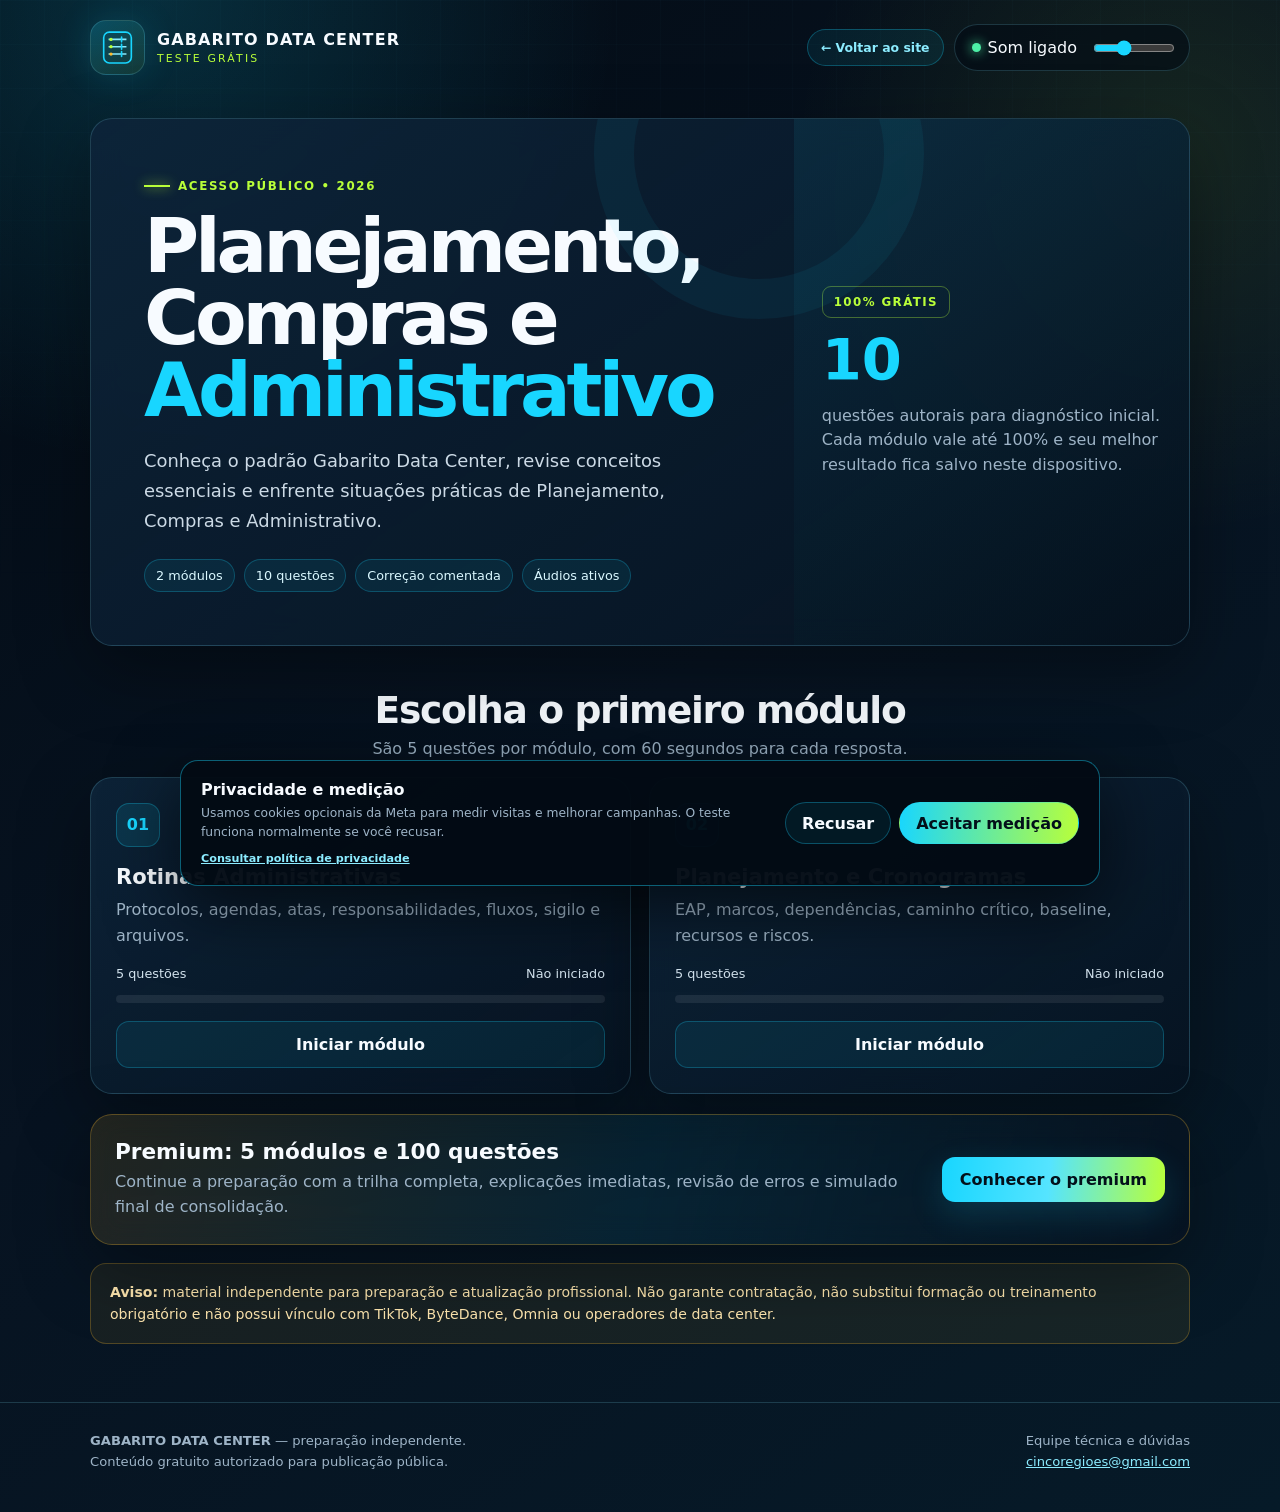
<file: simulados/planejamento-compras-administrativo/index.html>
<!doctype html>
<html lang="pt-BR">
<head>
  <meta charset="utf-8">
  <meta name="viewport" content="width=device-width, initial-scale=1">
  <meta name="theme-color" content="#071321">
  <meta name="description" content="Teste grátis Gabarito Data Center: Planejamento, Compras e Administrativo, com 2 módulos e 10 questões comentadas.">
  <title>Gabarito Data Center | Teste Grátis — Planejamento, Compras e Administrativo</title>
  <style>
    :root{
      --bg:#030b14;--bg2:#071321;--panel:#0a1b2d;--panel2:#0d2439;
      --cyan:#18d6ff;--cyan2:#8cecff;--lime:#b9ff39;--amber:#ffbd2e;
      --green:#4df0a7;--red:#ff5f72;--white:#f7fbff;--muted:#9eb4c7;
      --line:rgba(134,234,255,.18);--radius:22px;--shadow:0 24px 70px rgba(0,0,0,.35)
    }
    *{box-sizing:border-box}
    html{scroll-behavior:smooth}
    body{margin:0;min-height:100vh;color:var(--white);font-family:Inter,ui-sans-serif,system-ui,-apple-system,"Segoe UI",sans-serif;background:
      radial-gradient(circle at 12% 0,rgba(24,214,255,.17),transparent 29rem),
      radial-gradient(circle at 92% 10%,rgba(185,255,57,.09),transparent 24rem),
      linear-gradient(145deg,var(--bg),var(--bg2) 48%,#061a28)}
    body::before{content:"";position:fixed;inset:0;pointer-events:none;opacity:.15;background-image:linear-gradient(rgba(134,234,255,.13) 1px,transparent 1px),linear-gradient(90deg,rgba(134,234,255,.13) 1px,transparent 1px);background-size:44px 44px;mask-image:linear-gradient(#000,transparent 80%)}
    button,input{font:inherit}button{cursor:pointer}a{color:var(--cyan2)}
    .shell{position:relative;z-index:1;width:min(1100px,calc(100% - 32px));margin:auto}
    .topbar{padding:20px 0 8px}
    .topbar__inner{display:flex;align-items:center;justify-content:space-between;gap:16px;flex-wrap:wrap}
    .brand{display:flex;align-items:center;gap:12px;color:var(--white);text-decoration:none}
    .logo{width:55px;height:55px;display:grid;place-items:center;border:1px solid var(--line);border-radius:16px;background:linear-gradient(145deg,rgba(24,214,255,.22),rgba(185,255,57,.08));box-shadow:0 0 35px rgba(24,214,255,.15)}
    .logo svg{width:39px;height:39px}.brand strong{display:block;letter-spacing:.07em}.brand small{display:block;color:var(--lime);font-size:.68rem;letter-spacing:.2em;margin-top:3px}
    .topbar__actions{display:flex;align-items:center;gap:10px}.back-site{display:inline-flex;align-items:center;justify-content:center;padding:10px 13px;border:1px solid rgba(24,214,255,.28);border-radius:999px;background:rgba(24,214,255,.08);color:var(--cyan2);font-size:.78rem;font-weight:850;text-decoration:none;white-space:nowrap;transition:.18s}.back-site:hover,.back-site:focus-visible{background:rgba(24,214,255,.16);border-color:rgba(24,214,255,.55);transform:translateY(-1px)}
    .sound{display:flex;align-items:center;gap:9px;padding:8px 12px;border:1px solid var(--line);border-radius:999px;background:rgba(3,11,20,.6)}
    .sound button{display:flex;align-items:center;gap:7px;color:var(--white);background:none;border:0;padding:5px}
    .dot{width:9px;height:9px;border-radius:50%;background:var(--green);box-shadow:0 0 12px var(--green)}
    .sound button.off .dot{background:var(--red);box-shadow:0 0 12px var(--red)}.sound input{width:82px;accent-color:var(--cyan)}
    main{padding:35px 0 58px}.view[hidden]{display:none!important}
    .panel{border:1px solid var(--line);border-radius:var(--radius);background:linear-gradient(145deg,rgba(13,36,57,.92),rgba(7,19,33,.84));box-shadow:var(--shadow);backdrop-filter:blur(15px)}
    .hero{display:grid;grid-template-columns:1.28fr .72fr;overflow:hidden}
    .hero__copy{padding:clamp(28px,5vw,53px);position:relative}.hero__copy::after{content:"";position:absolute;width:250px;height:250px;right:-130px;top:-130px;border:40px solid rgba(24,214,255,.06);border-radius:50%}
    .tag{display:inline-flex;align-items:center;gap:8px;color:var(--lime);font-weight:900;font-size:.74rem;letter-spacing:.14em;text-transform:uppercase;margin:0 0 17px}.tag::before{content:"";width:26px;height:2px;background:var(--lime);box-shadow:0 0 12px var(--lime)}
    h1,h2,h3,p{margin-top:0}.hero h1{font-size:clamp(2.25rem,6vw,4.7rem);line-height:.96;letter-spacing:-.055em;margin-bottom:19px}.hero h1 span{display:block;color:var(--cyan)}
    .lead{color:#ccdae6;line-height:1.7;font-size:clamp(1rem,2vw,1.12rem);max-width:710px}.chips{display:flex;flex-wrap:wrap;gap:9px;margin-top:22px}.chip{padding:8px 11px;border:1px solid rgba(24,214,255,.24);border-radius:999px;background:rgba(24,214,255,.08);font-size:.8rem;color:#daf8ff}
    .hero__side{padding:28px;background:linear-gradient(145deg,rgba(24,214,255,.08),rgba(3,11,20,.35));display:flex;flex-direction:column;justify-content:center;gap:14px}
    .free-stamp{align-self:flex-start;padding:8px 11px;border:1px solid rgba(185,255,57,.34);border-radius:9px;color:var(--lime);font-size:.74rem;font-weight:900;letter-spacing:.12em}.hero__side strong{font-size:3.6rem;line-height:1;color:var(--cyan)}.hero__side p{color:var(--muted);line-height:1.55;margin:0}
    .section-head{text-align:center;margin:42px 0 19px}.section-head h2{font-size:clamp(1.55rem,4vw,2.35rem);letter-spacing:-.035em;margin-bottom:7px}.section-head p{color:var(--muted);margin:0}
    .module-grid{display:grid;grid-template-columns:repeat(2,1fr);gap:18px}
    .module{padding:25px;position:relative;overflow:hidden}.module__number{width:44px;height:44px;display:grid;place-items:center;border:1px solid rgba(24,214,255,.28);border-radius:13px;background:rgba(24,214,255,.11);color:var(--cyan);font-weight:900;margin-bottom:17px}.module h3{font-size:1.32rem;margin-bottom:8px}.module p{color:var(--muted);line-height:1.6;min-height:51px}.module__meta{display:flex;justify-content:space-between;gap:10px;color:#d3e3ee;font-size:.8rem;margin:18px 0 14px}.track{height:8px;border-radius:999px;overflow:hidden;background:rgba(255,255,255,.08);margin-bottom:18px}.track span{display:block;height:100%;border-radius:inherit;background:linear-gradient(90deg,var(--cyan),var(--lime));transition:width .35s}
    .btn{border:0;border-radius:13px;padding:13px 18px;display:inline-flex;align-items:center;justify-content:center;gap:8px;text-decoration:none;font-weight:850;transition:transform .18s,filter .18s}.btn:hover{transform:translateY(-2px);filter:brightness(1.07)}.btn--primary{background:linear-gradient(95deg,var(--cyan),#55e4ff 48%,var(--lime));color:#03101a;box-shadow:0 12px 34px rgba(24,214,255,.16)}.btn--ghost{color:var(--white);background:rgba(24,214,255,.08);border:1px solid rgba(24,214,255,.25)}.btn--danger{color:#ffc4cb;background:rgba(255,95,114,.09);border:1px solid rgba(255,95,114,.27)}.btn--block{width:100%}
    .premium-banner{margin-top:20px;padding:24px;display:flex;align-items:center;justify-content:space-between;gap:24px;border-color:rgba(255,189,46,.28);background:linear-gradient(105deg,rgba(255,189,46,.11),rgba(24,214,255,.07),rgba(7,19,33,.9))}.premium-banner h3{font-size:1.35rem;margin-bottom:6px}.premium-banner p{color:var(--muted);margin:0;line-height:1.55}.premium-banner .btn{white-space:nowrap}
    .notice{margin-top:18px;padding:17px 19px;border:1px solid rgba(255,189,46,.25);border-radius:16px;background:rgba(255,189,46,.07);color:#ffe7af;font-size:.88rem;line-height:1.6}
    .quiz-head{display:flex;align-items:flex-end;justify-content:space-between;gap:20px;margin-bottom:18px}.quiz-head small{display:block;color:var(--lime);font-weight:900;letter-spacing:.12em;text-transform:uppercase}.quiz-head h1{font-size:clamp(1.7rem,4vw,2.7rem);margin:7px 0 0}.timer{display:flex;align-items:center;gap:8px;padding:10px 14px;border:1px solid var(--line);border-radius:999px;background:rgba(3,11,20,.65);font-variant-numeric:tabular-nums}.timer.warn{color:var(--amber);border-color:rgba(255,189,46,.45)}.timer.danger{color:#ffc1c9;border-color:rgba(255,95,114,.5);animation:pulse 1s infinite}@keyframes pulse{50%{box-shadow:0 0 23px rgba(255,95,114,.18)}}
    .progress-meta{display:flex;justify-content:space-between;color:var(--muted);font-size:.82rem;margin-bottom:8px}.quiz-progress{margin-bottom:18px}
    .question{padding:clamp(24px,5vw,42px)}.question__type{color:var(--cyan2);text-transform:uppercase;letter-spacing:.12em;font-size:.75rem;font-weight:900;margin-bottom:14px}.question h2{font-size:clamp(1.28rem,3vw,1.85rem);line-height:1.38;letter-spacing:-.025em;margin-bottom:25px}.options{display:grid;gap:11px}.option{width:100%;padding:14px 16px;border:1px solid var(--line);border-radius:15px;background:rgba(3,11,20,.45);color:var(--white);display:grid;grid-template-columns:37px 1fr;gap:12px;align-items:center;text-align:left;line-height:1.48;transition:.18s}.option:hover:not(:disabled){transform:translateX(3px);border-color:rgba(24,214,255,.46);background:rgba(24,214,255,.08)}.option:disabled{cursor:default}.letter{width:35px;height:35px;display:grid;place-items:center;border-radius:10px;color:var(--cyan2);font-weight:900;background:rgba(24,214,255,.09);border:1px solid rgba(24,214,255,.18)}.option.correct{border-color:rgba(77,240,167,.62);background:rgba(77,240,167,.1)}.option.correct .letter{background:var(--green);color:#03150e;border-color:var(--green)}.option.wrong{border-color:rgba(255,95,114,.62);background:rgba(255,95,114,.1)}.option.wrong .letter{background:var(--red);color:#fff;border-color:var(--red)}
    .feedback{margin-top:19px;padding:17px;border:1px solid var(--line);border-radius:15px;background:rgba(3,11,20,.5);line-height:1.6}.feedback.good{border-color:rgba(77,240,167,.36)}.feedback.bad{border-color:rgba(255,95,114,.36)}.feedback strong{display:block;margin-bottom:4px}.feedback p{color:#c9d9e4;margin:0}.quiz-actions{display:flex;align-items:center;justify-content:space-between;gap:13px;margin-top:18px}
    .result{padding:clamp(27px,5vw,48px);text-align:center}.result__badge{display:inline-block;padding:8px 11px;border:1px solid rgba(185,255,57,.3);border-radius:999px;color:var(--lime);font-size:.73rem;font-weight:900;letter-spacing:.12em}.result h1{font-size:clamp(2rem,5vw,3.4rem);margin:18px 0 8px}.result>p{color:var(--muted);line-height:1.65}.score-ring{--score:0;width:182px;height:182px;margin:26px auto;display:grid;place-items:center;border-radius:50%;background:conic-gradient(var(--lime) calc(var(--score)*1%),rgba(255,255,255,.08) 0);position:relative}.score-ring::before{content:"";position:absolute;inset:14px;border-radius:50%;background:var(--bg2);border:1px solid var(--line)}.score-ring div{position:relative}.score-ring b{display:block;font-size:3.1rem;line-height:1}.score-ring span{font-size:.78rem;color:var(--muted)}.result-stats{display:grid;grid-template-columns:repeat(3,1fr);gap:11px;max-width:650px;margin:0 auto 25px}.result-stat{padding:17px;border:1px solid var(--line);border-radius:15px;background:rgba(3,11,20,.35)}.result-stat b{display:block;font-size:1.35rem;color:var(--cyan2)}.result-stat span{font-size:.76rem;color:var(--muted)}.result-actions{display:flex;flex-wrap:wrap;justify-content:center;gap:10px}.review{text-align:left;margin-top:27px}.review h2{margin-bottom:13px}.review-item{padding:17px;margin-bottom:10px;border:1px solid var(--line);border-radius:15px;background:rgba(3,11,20,.36)}.review-item strong{display:block;line-height:1.45;margin-bottom:7px}.review-item p{font-size:.89rem;line-height:1.55;margin:5px 0;color:var(--muted)}.review-item .right{color:var(--green)}.review-item .chosen{color:#ffbbc3}
    .partners{display:grid;grid-template-columns:repeat(2,1fr);gap:12px;margin-top:24px;text-align:left}.partner{padding:18px;border:1px solid var(--line);border-radius:15px;background:rgba(3,11,20,.35)}.partner span{display:block;color:var(--lime);font-size:.7rem;font-weight:900;letter-spacing:.1em}.partner strong{display:block;margin:7px 0}.partner a{font-size:.85rem}
    footer{position:relative;z-index:1;padding:27px 0 40px;border-top:1px solid var(--line);color:var(--muted);font-size:.82rem;line-height:1.6}.footer-inner{display:flex;justify-content:space-between;gap:24px}.footer-inner p{margin:0}.footer-inner div:last-child{text-align:right}
    .sr-only{position:absolute!important;width:1px!important;height:1px!important;padding:0!important;margin:-1px!important;overflow:hidden!important;clip:rect(0,0,0,0)!important;white-space:nowrap!important;border:0!important}
    @media(max-width:780px){.hero{grid-template-columns:1fr}.hero__side{min-height:240px}.module-grid{grid-template-columns:1fr}.premium-banner{align-items:flex-start;flex-direction:column}}
    @media(max-width:580px){.shell{width:min(100% - 22px,1100px)}.logo{width:47px;height:47px}.brand strong{font-size:.9rem}.brand small{font-size:.59rem}.sound input,.sound-label{display:none}.hero,.panel{border-radius:18px}.hero__copy{padding:28px 22px}.quiz-head{align-items:flex-start}.timer{padding:8px 10px}.quiz-actions{align-items:stretch;flex-direction:column-reverse}.quiz-actions .btn{width:100%}.result-stats,.partners{grid-template-columns:1fr}.footer-inner{display:block}.footer-inner div:last-child{text-align:left;margin-top:12px}.option{grid-template-columns:34px 1fr;padding:13px}.letter{width:32px;height:32px}}
    @media(max-width:580px){.topbar__actions{width:100%;justify-content:space-between}.back-site{font-size:.72rem;padding:8px 10px}}
    @media print{body{background:#fff;color:#111}.topbar,#homeView,#quizView,footer,.result-actions,.partners{display:none!important}.result{box-shadow:none;background:#fff;border:1px solid #bbb}.score-ring::before{background:#fff}.result h1,.score-ring b{color:#111}.review-item{background:#fff;color:#111}.review-item p{color:#333}}
  </style>
  <script src="../../meta-pixel.js" defer></script>
</head>
<body>
  <header class="topbar">
    <div class="shell topbar__inner">
      <a class="brand" id="brandHome" href="#" aria-label="Voltar à apresentação deste teste">
        <span class="logo" aria-hidden="true"><svg viewBox="0 0 48 48" fill="none"><rect x="7" y="5" width="34" height="38" rx="7" stroke="#18d6ff" stroke-width="2"/><path d="M13 14h22M13 23h22M13 32h22" stroke="#86eaff" stroke-width="2"/><circle cx="16" cy="14" r="2" fill="#b9ff39"/><circle cx="16" cy="23" r="2" fill="#b9ff39"/><circle cx="16" cy="32" r="2" fill="#ffbd2e"/><path d="M29 11v6m0 3v6m0 3v6" stroke="#18d6ff" stroke-width="2" stroke-linecap="round"/></svg></span>
        <span><strong>GABARITO DATA CENTER</strong><small>TESTE GRÁTIS</small></span>
      </a>
      <div class="topbar__actions">
        <a class="back-site" href="../../index.html" aria-label="Voltar à tela inicial do Gabarito Data Center">← Voltar ao site</a>
        <div class="sound" aria-label="Controles de áudio">
          <button id="soundToggle" type="button" aria-pressed="true"><span class="dot"></span><span class="sound-label">Som ligado</span></button>
          <label class="sr-only" for="volume">Volume</label><input id="volume" type="range" min="0" max="1" value="0.35" step="0.05">
        </div>
      </div>
    </div>
  </header>

  <main class="shell">
    <section class="view" id="homeView">
      <div class="hero panel">
        <div class="hero__copy"><p class="tag">Acesso público • 2026</p><h1>Planejamento, Compras e <span>Administrativo</span></h1><p class="lead">Conheça o padrão Gabarito Data Center, revise conceitos essenciais e enfrente situações práticas de Planejamento, Compras e Administrativo.</p><div class="chips"><span class="chip">2 módulos</span><span class="chip">10 questões</span><span class="chip">Correção comentada</span><span class="chip">Áudios ativos</span></div></div>
        <aside class="hero__side"><span class="free-stamp">100% GRÁTIS</span><strong>10</strong><p>questões autorais para diagnóstico inicial. Cada módulo vale até 100% e seu melhor resultado fica salvo neste dispositivo.</p></aside>
      </div>

      <div class="section-head"><h2>Escolha o primeiro módulo</h2><p>São 5 questões por módulo, com 60 segundos para cada resposta.</p></div>
      <div class="module-grid" id="moduleGrid"></div>

      <article class="premium-banner panel"><div><h3>Premium: 5 módulos e 100 questões</h3><p>Continue a preparação com a trilha completa, explicações imediatas, revisão de erros e simulado final de consolidação.</p></div><a class="btn btn--primary" id="premiumHome" href="#">Conhecer o premium</a></article>
      <div class="notice"><strong>Aviso:</strong> material independente para preparação e atualização profissional. Não garante contratação, não substitui formação ou treinamento obrigatório e não possui vínculo com TikTok, ByteDance, Omnia ou operadores de data center.</div>
    </section>

    <section class="view" id="quizView" hidden>
      <div class="quiz-head"><div><small id="quizLabel">Módulo grátis</small><h1 id="quizTitle">Fundamentos</h1></div><div class="timer" id="timerBox"><span aria-hidden="true">◷</span><b id="timerText">01:00</b></div></div>
      <div class="quiz-progress"><div class="progress-meta"><span id="counter">Questão 1 de 5</span><span id="liveScore">0 acertos</span></div><div class="track"><span id="quizBar" style="width:0"></span></div></div>
      <article class="question panel"><div class="question__type" id="questionType">Conhecimento aplicado</div><h2 id="questionText"></h2><div class="options" id="options"></div><div class="feedback" id="feedback" hidden aria-live="polite"><strong id="feedbackTitle"></strong><p id="feedbackText"></p></div></article>
      <div class="quiz-actions"><button class="btn btn--danger" id="exitQuiz" type="button">Sair do teste</button><button class="btn btn--primary" id="nextQuestion" type="button" hidden>Próxima questão</button></div>
    </section>

    <section class="view" id="resultView" hidden>
      <article class="result panel"><span class="result__badge">MÓDULO CONCLUÍDO</span><h1 id="resultTitle">Seu resultado</h1><p id="resultMessage"></p><div class="score-ring" id="scoreRing"><div><b id="resultPercent">0%</b><span>aproveitamento</span></div></div><div class="result-stats"><div class="result-stat"><b id="resultCorrect">0/5</b><span>acertos</span></div><div class="result-stat"><b id="resultWrong">0</b><span>erros ou tempo esgotado</span></div><div class="result-stat"><b id="resultTime">00:00</b><span>tempo total</span></div></div><div class="result-actions"><button class="btn btn--primary" id="retry" type="button">Refazer módulo</button><button class="btn btn--ghost" id="returnHome" type="button">Escolher outro módulo</button><button class="btn btn--ghost" id="printResult" type="button">Imprimir resultado</button><a class="btn btn--primary" id="premiumResult" href="#">Acessar premium</a></div><div class="review" id="review"><h2>Revise os pontos de atenção</h2><div id="reviewList"></div></div><div class="partners"><div class="partner"><span>PORTAL DE SIMULADOS</span><strong>Gabarito Max</strong><a href="https://cincoregioes-star.github.io/oficial-portal-gabaritomax/" target="_blank" rel="noreferrer">Conhecer o portal ↗</a></div><div class="partner"><span>PREPARAÇÃO ENEM</span><strong>DB ENEM Vitalício</strong><a href="https://cincoregioes-star.github.io/DB-ENEM/" target="_blank" rel="noreferrer">Visitar site ↗</a></div></div></article>
    </section>
  </main>

  <footer><div class="shell footer-inner"><div><p><strong>GABARITO DATA CENTER</strong> — preparação independente.</p><p>Conteúdo gratuito autorizado para publicação pública.</p></div><div><p>Equipe técnica e dúvidas</p><p><a href="mailto:cincoregioes@gmail.com">cincoregioes@gmail.com</a></p></div></div></footer>

  <audio id="backgroundAudio" loop preload="metadata" src="https://cdn.pixabay.com/download/audio/2022/01/18/audio_d0a13f69d2.mp3?filename=tension-103701.mp3"></audio>
  <audio id="correctAudio" preload="metadata" src="https://cdn.pixabay.com/download/audio/2021/08/04/audio_0625c1539c.mp3?filename=success-1-6297.mp3"></audio>
  <audio id="wrongAudio" preload="metadata" src="https://cdn.pixabay.com/download/audio/2021/08/04/audio_c6ccf3232f.mp3?filename=error-126627.mp3"></audio>

  <script>
    "use strict";

    // Checkout oficial deste produto na Kiwify, com identificação da origem do clique.
    const PREMIUM_URL = "https://pay.kiwify.com.br/mELa54y?src=teste-gratis&utm_source=gabarito-data-center&utm_medium=teste-gratis&utm_campaign=catalogo-premium-2026&utm_content=planejamento-compras-administrativo";
    const STORAGE_KEY = "gdc-teste-gratis-planejamento-compras-administrativo-v1";
    const LETTERS = ["A","B","C","D"];
    const MODULES = [
      {
            "id": "planejamento-compras-administrativo-gratis-1",
            "title": "Rotinas Administrativas",
            "type": "Conceitos essenciais",
            "description": "Protocolos, agendas, atas, responsabilidades, fluxos, sigilo e arquivos.",
            "questions": [
                  {
                        "q": "Qual alternativa descreve corretamente protocolo de documento?",
                        "o": [
                              "registro de recebimento, envio, origem, destino e horário de uma comunicação",
                              "calendário consolidado de reuniões, janelas, entregas e obrigações",
                              "distribuição de quem executa, aprova, consulta e é informado em cada atividade",
                              "tempo-alvo associado a prioridade e tipo de solicitação"
                        ],
                        "a": 0,
                        "e": "protocolo de documento: registro de recebimento, envio, origem, destino e horário de uma comunicação Na prática, comprova circulação e permite localizar pendências sem depender de mensagens pessoais"
                  },
                  {
                        "q": "Qual é a principal aplicação de agenda operacional em rotinas administrativas?",
                        "o": [
                              "evita conflitos e antecipa preparação, participantes e prazos",
                              "transforma conversa em compromissos rastreáveis sem transcrever tudo",
                              "padroniza como solicitações avançam e revela onde ocorre atraso",
                              "limita documentos, contatos e dados técnicos à necessidade de conhecimento"
                        ],
                        "a": 0,
                        "e": "agenda operacional: calendário consolidado de reuniões, janelas, entregas e obrigações Na prática, evita conflitos e antecipa preparação, participantes e prazos"
                  },
                  {
                        "q": "Qual é a principal aplicação de matriz RACI em rotinas administrativas?",
                        "o": [
                              "reduz lacunas e duplicidade de responsabilidade",
                              "padroniza como solicitações avançam e revela onde ocorre atraso",
                              "organiza expectativas e permite escalonamento antes do vencimento",
                              "mantém evidência disponível pelo período necessário e elimina cópias sem controle"
                        ],
                        "a": 0,
                        "e": "matriz RACI: distribuição de quem executa, aprova, consulta e é informado em cada atividade Na prática, reduz lacunas e duplicidade de responsabilidade"
                  },
                  {
                        "q": "Qual alternativa descreve corretamente prazo de atendimento?",
                        "o": [
                              "tempo-alvo associado a prioridade e tipo de solicitação",
                              "proteção da informação contra acesso ou divulgação não autorizados",
                              "estrutura de guarda, indexação, acesso, retenção e descarte de registros",
                              "registro objetivo de decisões, responsáveis, prazos e pontos relevantes"
                        ],
                        "a": 0,
                        "e": "prazo de atendimento: tempo-alvo associado a prioridade e tipo de solicitação Na prática, organiza expectativas e permite escalonamento antes do vencimento"
                  },
                  {
                        "q": "Qual alternativa descreve corretamente arquivo administrativo?",
                        "o": [
                              "estrutura de guarda, indexação, acesso, retenção e descarte de registros",
                              "registro de recebimento, envio, origem, destino e horário de uma comunicação",
                              "registro objetivo de decisões, responsáveis, prazos e pontos relevantes",
                              "pedido formal com escopo, prioridade, solicitante e evidências"
                        ],
                        "a": 0,
                        "e": "arquivo administrativo: estrutura de guarda, indexação, acesso, retenção e descarte de registros Na prática, mantém evidência disponível pelo período necessário e elimina cópias sem controle"
                  }
            ]
      },
      {
            "id": "planejamento-compras-administrativo-gratis-2",
            "title": "Planejamento e Cronogramas",
            "type": "Situações práticas",
            "description": "EAP, marcos, dependências, caminho crítico, baseline, recursos e riscos.",
            "questions": [
                  {
                        "q": "Qual alternativa descreve corretamente EAP?",
                        "o": [
                              "decomposição hierárquica do escopo em entregas e pacotes de trabalho",
                              "evento relevante de duração zero que sinaliza decisão ou entrega",
                              "sequência de atividades que determina a duração mínima do projeto",
                              "tempo que uma atividade pode atrasar sem afetar marco definido, conforme a rede"
                        ],
                        "a": 0,
                        "e": "EAP: decomposição hierárquica do escopo em entregas e pacotes de trabalho Na prática, organiza o que precisa ser produzido antes de estimar prazo, custo e responsáveis"
                  },
                  {
                        "q": "Qual é a principal aplicação de marco em planejamento e cronogramas?",
                        "o": [
                              "acompanha autorizações, aceite, início e conclusão de fases",
                              "define sequência real e evidencia atrasos que afetam tarefas seguintes",
                              "distingue desvio real de uma reprogramação ainda não autorizada",
                              "produz cronograma executável quando várias tarefas disputam o mesmo recurso"
                        ],
                        "a": 0,
                        "e": "marco: evento relevante de duração zero que sinaliza decisão ou entrega Na prática, acompanha autorizações, aceite, início e conclusão de fases"
                  },
                  {
                        "q": "Qual é a principal aplicação de caminho crítico em planejamento e cronogramas?",
                        "o": [
                              "direciona atenção aos atrasos sem folga que movem a data final",
                              "distingue desvio real de uma reprogramação ainda não autorizada",
                              "apoia priorização sem ser tratada como tempo livre sem controle",
                              "remove restrições e confirma materiais, acessos e equipes antes da execução"
                        ],
                        "a": 0,
                        "e": "caminho crítico: sequência de atividades que determina a duração mínima do projeto Na prática, direciona atenção aos atrasos sem folga que movem a data final"
                  },
                  {
                        "q": "Qual alternativa descreve corretamente folga?",
                        "o": [
                              "tempo que uma atividade pode atrasar sem afetar marco definido, conforme a rede",
                              "ajuste das datas para respeitar disponibilidade limitada de pessoas ou equipamentos",
                              "planejamento detalhado de curto prazo derivado do cronograma principal",
                              "relação lógica que condiciona o início ou término de uma atividade a outra"
                        ],
                        "a": 0,
                        "e": "folga: tempo que uma atividade pode atrasar sem afetar marco definido, conforme a rede Na prática, apoia priorização sem ser tratada como tempo livre sem controle"
                  },
                  {
                        "q": "Qual alternativa descreve corretamente lookahead?",
                        "o": [
                              "planejamento detalhado de curto prazo derivado do cronograma principal",
                              "decomposição hierárquica do escopo em entregas e pacotes de trabalho",
                              "relação lógica que condiciona o início ou término de uma atividade a outra",
                              "medida do trabalho realmente concluído segundo critério objetivo"
                        ],
                        "a": 0,
                        "e": "lookahead: planejamento detalhado de curto prazo derivado do cronograma principal Na prática, remove restrições e confirma materiais, acessos e equipes antes da execução"
                  }
            ]
      }
];

    const state={module:null,session:[],index:0,answers:[],remaining:60,timer:null,startedAt:0,sound:true,volume:.35};
    const el=id=>document.getElementById(id);
    const views={home:el("homeView"),quiz:el("quizView"),result:el("resultView")};
    const audio={background:el("backgroundAudio"),correct:el("correctAudio"),wrong:el("wrongAudio")};

    function safeLoad(){try{return JSON.parse(localStorage.getItem(STORAGE_KEY))||{}}catch{return {}}}
    function safeSave(value){try{localStorage.setItem(STORAGE_KEY,JSON.stringify(value))}catch{/* armazenamento indisponível */}}
    function showView(name){Object.entries(views).forEach(([key,node])=>node.hidden=key!==name);window.scrollTo({top:0,behavior:"smooth"})}
    function shuffle(items){const copy=[...items];for(let i=copy.length-1;i>0;i--){const j=Math.floor(Math.random()*(i+1));[copy[i],copy[j]]=[copy[j],copy[i]]}return copy}
    function randomizeQuestion(question){const options=shuffle(question.o.map((text,index)=>({text,correct:index===question.a})));return {...question,o:options.map(item=>item.text),a:options.findIndex(item=>item.correct)}}
    function formatTime(seconds){return `${String(Math.floor(seconds/60)).padStart(2,"0")}:${String(seconds%60).padStart(2,"0")}`}
    function setVolumes(){audio.background.volume=state.volume*.42;audio.correct.volume=state.volume;audio.wrong.volume=state.volume}
    function startBackground(){if(state.sound)audio.background.play().catch(()=>{})}
    function stopBackground(){audio.background.pause()}
    function playEffect(kind){if(!state.sound)return;audio[kind].currentTime=0;audio[kind].play().catch(()=>{})}
    function toggleSound(){state.sound=!state.sound;const button=el("soundToggle");button.classList.toggle("off",!state.sound);button.setAttribute("aria-pressed",String(state.sound));button.querySelector(".sound-label").textContent=state.sound?"Som ligado":"Som desligado";if(state.sound&&!views.quiz.hidden)startBackground();else stopBackground()}

    function renderHome(){const saved=safeLoad();const grid=el("moduleGrid");grid.textContent="";MODULES.forEach((module,index)=>{const progress=saved[module.id];const best=progress?.best||0;const card=document.createElement("article");card.className="module panel";const number=document.createElement("div");number.className="module__number";number.textContent=String(index+1).padStart(2,"0");const title=document.createElement("h3");title.textContent=module.title;const description=document.createElement("p");description.textContent=module.description;const meta=document.createElement("div");meta.className="module__meta";const left=document.createElement("span");left.textContent="5 questões";const right=document.createElement("span");right.textContent=progress?`Melhor: ${best}%`:"Não iniciado";meta.append(left,right);const track=document.createElement("div");track.className="track";const fill=document.createElement("span");fill.style.width=`${best}%`;track.appendChild(fill);const button=document.createElement("button");button.className="btn btn--ghost btn--block";button.type="button";button.textContent=progress?"Refazer módulo":"Iniciar módulo";button.addEventListener("click",()=>startModule(module.id));card.append(number,title,description,meta,track,button);grid.appendChild(card)});showView("home")}
    function startModule(id){const module=MODULES.find(item=>item.id===id);state.module=module;state.session=shuffle(module.questions.map(randomizeQuestion));state.index=0;state.answers=[];state.startedAt=Date.now();el("quizLabel").textContent=`Teste grátis • ${module.type}`;el("quizTitle").textContent=module.title;showView("quiz");startBackground();renderQuestion()}
    function renderQuestion(){clearInterval(state.timer);state.remaining=60;const current=state.session[state.index];el("counter").textContent=`Questão ${state.index+1} de ${state.session.length}`;el("liveScore").textContent=`${state.answers.filter(a=>a.correct).length} acertos`;el("quizBar").style.width=`${(state.index/state.session.length)*100}%`;el("questionType").textContent=state.module.type;el("questionText").textContent=current.q;el("feedback").hidden=true;el("nextQuestion").hidden=true;const list=el("options");list.textContent="";current.o.forEach((text,index)=>{const button=document.createElement("button");button.className="option";button.type="button";const letter=document.createElement("span");letter.className="letter";letter.textContent=LETTERS[index];const copy=document.createElement("span");copy.textContent=text;button.append(letter,copy);button.addEventListener("click",()=>answer(index,false));list.appendChild(button)});updateTimer();state.timer=setInterval(()=>{state.remaining--;updateTimer();if(state.remaining<=0){clearInterval(state.timer);answer(-1,true)}},1000)}
    function updateTimer(){const box=el("timerBox");el("timerText").textContent=formatTime(Math.max(0,state.remaining));box.classList.toggle("warn",state.remaining<=20&&state.remaining>10);box.classList.toggle("danger",state.remaining<=10)}
    function answer(selected,timedOut){clearInterval(state.timer);const current=state.session[state.index];const buttons=[...el("options").querySelectorAll(".option")];if(buttons.some(button=>button.disabled))return;const correct=selected===current.a;buttons.forEach((button,index)=>{button.disabled=true;if(index===current.a)button.classList.add("correct");else if(index===selected)button.classList.add("wrong")});state.answers.push({question:current,selected,correct,timedOut});const feedback=el("feedback");feedback.hidden=false;feedback.className=`feedback ${correct?"good":"bad"}`;el("feedbackTitle").textContent=correct?"Resposta correta!":timedOut?"Tempo esgotado.":"Resposta incorreta.";el("feedbackText").textContent=current.e;playEffect(correct?"correct":"wrong");el("liveScore").textContent=`${state.answers.filter(a=>a.correct).length} acertos`;el("nextQuestion").hidden=false;el("nextQuestion").textContent=state.index===state.session.length-1?"Ver resultado":"Próxima questão"}
    function next(){if(state.answers.length<=state.index)return;if(state.index<state.session.length-1){state.index++;renderQuestion()}else finish()}
    function finish(){clearInterval(state.timer);stopBackground();const total=state.session.length;const correct=state.answers.filter(item=>item.correct).length;const percent=Math.round(correct/total*100);const elapsed=Math.max(1,Math.round((Date.now()-state.startedAt)/1000));const saved=safeLoad();const old=saved[state.module.id]||{best:0,attempts:0};saved[state.module.id]={best:Math.max(old.best,percent),last:percent,attempts:old.attempts+1,completedAt:new Date().toISOString()};safeSave(saved);el("resultTitle").textContent=state.module.title;el("resultMessage").textContent=messageFor(percent);el("resultPercent").textContent=`${percent}%`;el("scoreRing").style.setProperty("--score",percent);el("resultCorrect").textContent=`${correct}/${total}`;el("resultWrong").textContent=String(total-correct);el("resultTime").textContent=formatTime(elapsed);renderReview();showView("result")}
    function messageFor(score){if(score===100)return"Excelente! Você acertou todas. A trilha premium aprofunda esses conhecimentos em 100 situações.";if(score>=80)return"Muito bom. Você demonstrou uma base consistente e já pode avançar para a preparação completa.";if(score>=60)return"Bom começo. Revise os pontos abaixo e refaça o módulo para consolidar o conhecimento.";return"Este diagnóstico mostrou os assuntos que merecem revisão. Leia as explicações e tente novamente."}
    function renderReview(){const list=el("reviewList");list.textContent="";const misses=state.answers.filter(item=>!item.correct);el("review").hidden=misses.length===0;if(!misses.length)return;misses.forEach((item,index)=>{const card=document.createElement("article");card.className="review-item";const title=document.createElement("strong");title.textContent=`${index+1}. ${item.question.q}`;const chosen=document.createElement("p");chosen.className="chosen";chosen.textContent=item.timedOut?"Sua resposta: tempo esgotado":`Sua resposta: ${item.question.o[item.selected]}`;const right=document.createElement("p");right.className="right";right.textContent=`Correta: ${item.question.o[item.question.a]}`;const explanation=document.createElement("p");explanation.textContent=item.question.e;card.append(title,chosen,right,explanation);list.appendChild(card)})}
    function exitQuiz(){if(state.answers.length&&state.answers.length<state.session.length&&!confirm("Sair agora? Esta tentativa não será salva."))return;clearInterval(state.timer);stopBackground();renderHome()}

    el("premiumHome").href=PREMIUM_URL;el("premiumResult").href=PREMIUM_URL;["premiumHome","premiumResult"].forEach(id=>{el(id).target="_blank";el(id).rel="noreferrer"});el("soundToggle").addEventListener("click",toggleSound);el("volume").addEventListener("input",event=>{state.volume=Number(event.target.value);setVolumes()});el("brandHome").addEventListener("click",event=>{event.preventDefault();if(!views.quiz.hidden)exitQuiz();else renderHome()});el("exitQuiz").addEventListener("click",exitQuiz);el("nextQuestion").addEventListener("click",next);el("returnHome").addEventListener("click",renderHome);el("retry").addEventListener("click",()=>startModule(state.module.id));el("printResult").addEventListener("click",()=>window.print());
    setVolumes();renderHome();
  </script>
</body>
</html>
</file>
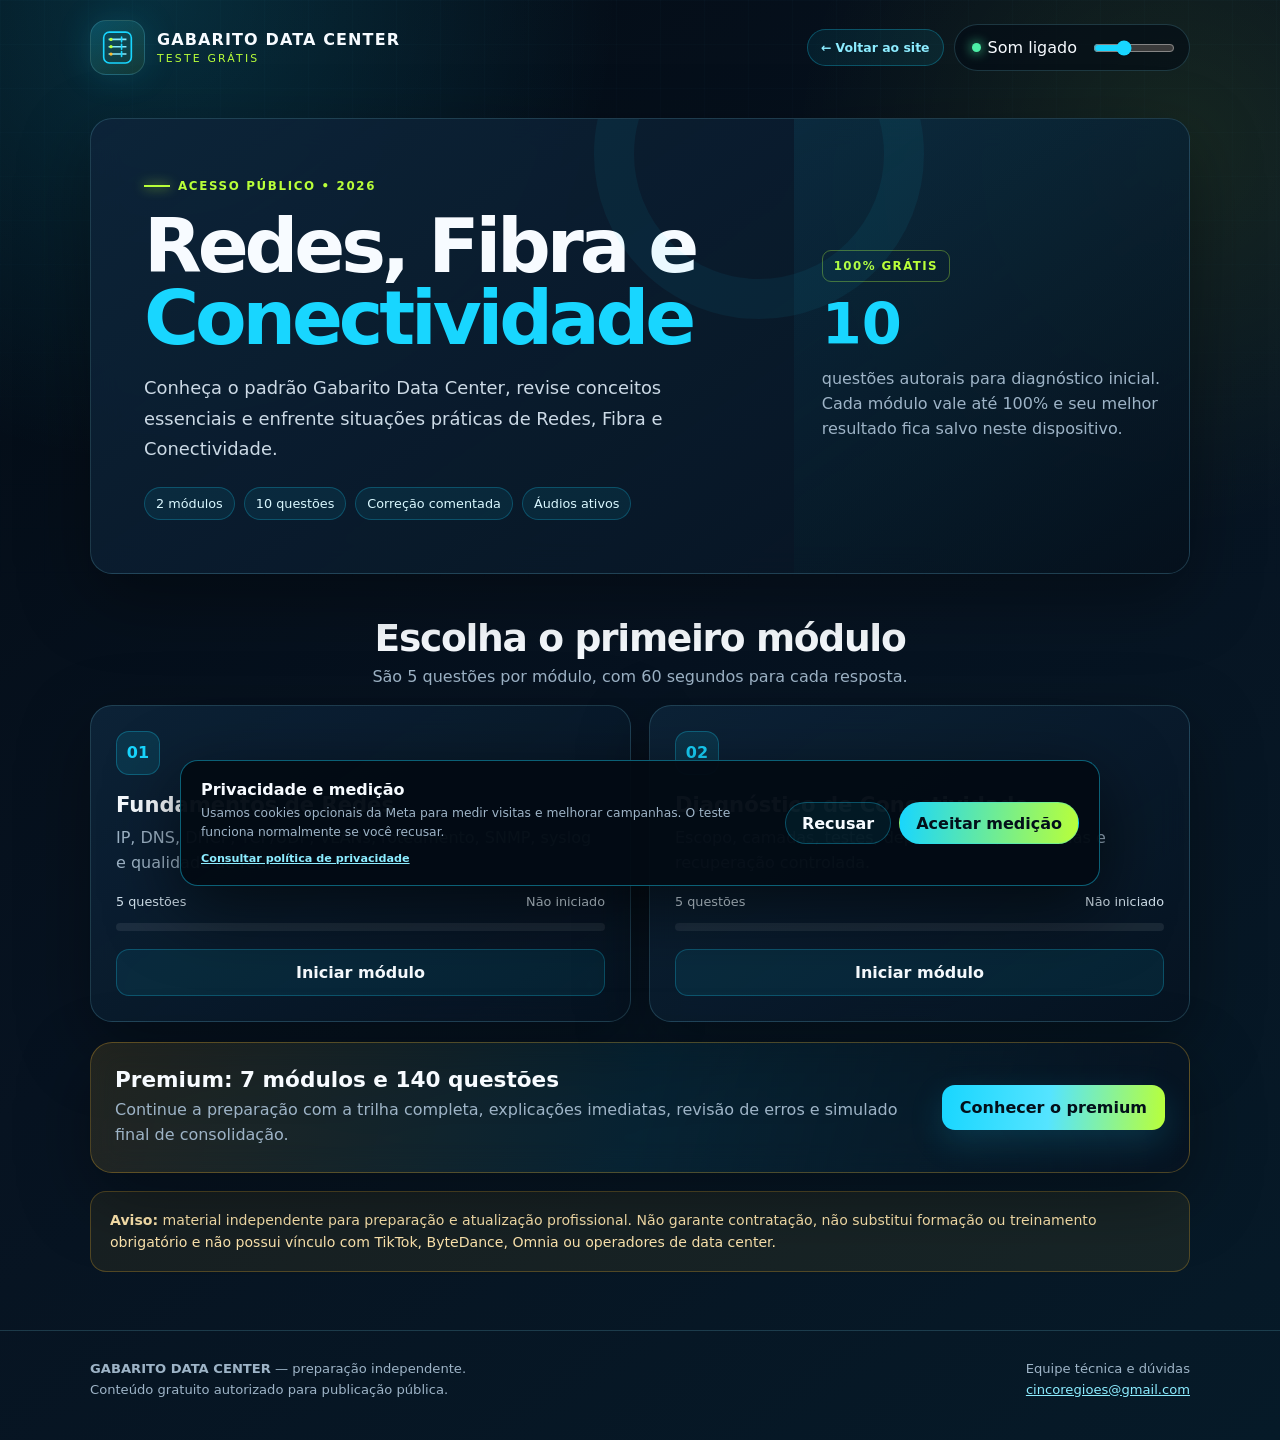
<file: simulados/redes-fibra-conectividade/index.html>
<!doctype html>
<html lang="pt-BR">
<head>
  <meta charset="utf-8">
  <meta name="viewport" content="width=device-width, initial-scale=1">
  <meta name="theme-color" content="#071321">
  <meta name="description" content="Teste grátis Gabarito Data Center: Redes, Fibra e Conectividade, com 2 módulos e 10 questões comentadas.">
  <title>Gabarito Data Center | Teste Grátis — Redes, Fibra e Conectividade</title>
  <style>
    :root{
      --bg:#030b14;--bg2:#071321;--panel:#0a1b2d;--panel2:#0d2439;
      --cyan:#18d6ff;--cyan2:#8cecff;--lime:#b9ff39;--amber:#ffbd2e;
      --green:#4df0a7;--red:#ff5f72;--white:#f7fbff;--muted:#9eb4c7;
      --line:rgba(134,234,255,.18);--radius:22px;--shadow:0 24px 70px rgba(0,0,0,.35)
    }
    *{box-sizing:border-box}
    html{scroll-behavior:smooth}
    body{margin:0;min-height:100vh;color:var(--white);font-family:Inter,ui-sans-serif,system-ui,-apple-system,"Segoe UI",sans-serif;background:
      radial-gradient(circle at 12% 0,rgba(24,214,255,.17),transparent 29rem),
      radial-gradient(circle at 92% 10%,rgba(185,255,57,.09),transparent 24rem),
      linear-gradient(145deg,var(--bg),var(--bg2) 48%,#061a28)}
    body::before{content:"";position:fixed;inset:0;pointer-events:none;opacity:.15;background-image:linear-gradient(rgba(134,234,255,.13) 1px,transparent 1px),linear-gradient(90deg,rgba(134,234,255,.13) 1px,transparent 1px);background-size:44px 44px;mask-image:linear-gradient(#000,transparent 80%)}
    button,input{font:inherit}button{cursor:pointer}a{color:var(--cyan2)}
    .shell{position:relative;z-index:1;width:min(1100px,calc(100% - 32px));margin:auto}
    .topbar{padding:20px 0 8px}
    .topbar__inner{display:flex;align-items:center;justify-content:space-between;gap:16px;flex-wrap:wrap}
    .brand{display:flex;align-items:center;gap:12px;color:var(--white);text-decoration:none}
    .logo{width:55px;height:55px;display:grid;place-items:center;border:1px solid var(--line);border-radius:16px;background:linear-gradient(145deg,rgba(24,214,255,.22),rgba(185,255,57,.08));box-shadow:0 0 35px rgba(24,214,255,.15)}
    .logo svg{width:39px;height:39px}.brand strong{display:block;letter-spacing:.07em}.brand small{display:block;color:var(--lime);font-size:.68rem;letter-spacing:.2em;margin-top:3px}
    .topbar__actions{display:flex;align-items:center;gap:10px}.back-site{display:inline-flex;align-items:center;justify-content:center;padding:10px 13px;border:1px solid rgba(24,214,255,.28);border-radius:999px;background:rgba(24,214,255,.08);color:var(--cyan2);font-size:.78rem;font-weight:850;text-decoration:none;white-space:nowrap;transition:.18s}.back-site:hover,.back-site:focus-visible{background:rgba(24,214,255,.16);border-color:rgba(24,214,255,.55);transform:translateY(-1px)}
    .sound{display:flex;align-items:center;gap:9px;padding:8px 12px;border:1px solid var(--line);border-radius:999px;background:rgba(3,11,20,.6)}
    .sound button{display:flex;align-items:center;gap:7px;color:var(--white);background:none;border:0;padding:5px}
    .dot{width:9px;height:9px;border-radius:50%;background:var(--green);box-shadow:0 0 12px var(--green)}
    .sound button.off .dot{background:var(--red);box-shadow:0 0 12px var(--red)}.sound input{width:82px;accent-color:var(--cyan)}
    main{padding:35px 0 58px}.view[hidden]{display:none!important}
    .panel{border:1px solid var(--line);border-radius:var(--radius);background:linear-gradient(145deg,rgba(13,36,57,.92),rgba(7,19,33,.84));box-shadow:var(--shadow);backdrop-filter:blur(15px)}
    .hero{display:grid;grid-template-columns:1.28fr .72fr;overflow:hidden}
    .hero__copy{padding:clamp(28px,5vw,53px);position:relative}.hero__copy::after{content:"";position:absolute;width:250px;height:250px;right:-130px;top:-130px;border:40px solid rgba(24,214,255,.06);border-radius:50%}
    .tag{display:inline-flex;align-items:center;gap:8px;color:var(--lime);font-weight:900;font-size:.74rem;letter-spacing:.14em;text-transform:uppercase;margin:0 0 17px}.tag::before{content:"";width:26px;height:2px;background:var(--lime);box-shadow:0 0 12px var(--lime)}
    h1,h2,h3,p{margin-top:0}.hero h1{font-size:clamp(2.25rem,6vw,4.7rem);line-height:.96;letter-spacing:-.055em;margin-bottom:19px}.hero h1 span{display:block;color:var(--cyan)}
    .lead{color:#ccdae6;line-height:1.7;font-size:clamp(1rem,2vw,1.12rem);max-width:710px}.chips{display:flex;flex-wrap:wrap;gap:9px;margin-top:22px}.chip{padding:8px 11px;border:1px solid rgba(24,214,255,.24);border-radius:999px;background:rgba(24,214,255,.08);font-size:.8rem;color:#daf8ff}
    .hero__side{padding:28px;background:linear-gradient(145deg,rgba(24,214,255,.08),rgba(3,11,20,.35));display:flex;flex-direction:column;justify-content:center;gap:14px}
    .free-stamp{align-self:flex-start;padding:8px 11px;border:1px solid rgba(185,255,57,.34);border-radius:9px;color:var(--lime);font-size:.74rem;font-weight:900;letter-spacing:.12em}.hero__side strong{font-size:3.6rem;line-height:1;color:var(--cyan)}.hero__side p{color:var(--muted);line-height:1.55;margin:0}
    .section-head{text-align:center;margin:42px 0 19px}.section-head h2{font-size:clamp(1.55rem,4vw,2.35rem);letter-spacing:-.035em;margin-bottom:7px}.section-head p{color:var(--muted);margin:0}
    .module-grid{display:grid;grid-template-columns:repeat(2,1fr);gap:18px}
    .module{padding:25px;position:relative;overflow:hidden}.module__number{width:44px;height:44px;display:grid;place-items:center;border:1px solid rgba(24,214,255,.28);border-radius:13px;background:rgba(24,214,255,.11);color:var(--cyan);font-weight:900;margin-bottom:17px}.module h3{font-size:1.32rem;margin-bottom:8px}.module p{color:var(--muted);line-height:1.6;min-height:51px}.module__meta{display:flex;justify-content:space-between;gap:10px;color:#d3e3ee;font-size:.8rem;margin:18px 0 14px}.track{height:8px;border-radius:999px;overflow:hidden;background:rgba(255,255,255,.08);margin-bottom:18px}.track span{display:block;height:100%;border-radius:inherit;background:linear-gradient(90deg,var(--cyan),var(--lime));transition:width .35s}
    .btn{border:0;border-radius:13px;padding:13px 18px;display:inline-flex;align-items:center;justify-content:center;gap:8px;text-decoration:none;font-weight:850;transition:transform .18s,filter .18s}.btn:hover{transform:translateY(-2px);filter:brightness(1.07)}.btn--primary{background:linear-gradient(95deg,var(--cyan),#55e4ff 48%,var(--lime));color:#03101a;box-shadow:0 12px 34px rgba(24,214,255,.16)}.btn--ghost{color:var(--white);background:rgba(24,214,255,.08);border:1px solid rgba(24,214,255,.25)}.btn--danger{color:#ffc4cb;background:rgba(255,95,114,.09);border:1px solid rgba(255,95,114,.27)}.btn--block{width:100%}
    .premium-banner{margin-top:20px;padding:24px;display:flex;align-items:center;justify-content:space-between;gap:24px;border-color:rgba(255,189,46,.28);background:linear-gradient(105deg,rgba(255,189,46,.11),rgba(24,214,255,.07),rgba(7,19,33,.9))}.premium-banner h3{font-size:1.35rem;margin-bottom:6px}.premium-banner p{color:var(--muted);margin:0;line-height:1.55}.premium-banner .btn{white-space:nowrap}
    .notice{margin-top:18px;padding:17px 19px;border:1px solid rgba(255,189,46,.25);border-radius:16px;background:rgba(255,189,46,.07);color:#ffe7af;font-size:.88rem;line-height:1.6}
    .quiz-head{display:flex;align-items:flex-end;justify-content:space-between;gap:20px;margin-bottom:18px}.quiz-head small{display:block;color:var(--lime);font-weight:900;letter-spacing:.12em;text-transform:uppercase}.quiz-head h1{font-size:clamp(1.7rem,4vw,2.7rem);margin:7px 0 0}.timer{display:flex;align-items:center;gap:8px;padding:10px 14px;border:1px solid var(--line);border-radius:999px;background:rgba(3,11,20,.65);font-variant-numeric:tabular-nums}.timer.warn{color:var(--amber);border-color:rgba(255,189,46,.45)}.timer.danger{color:#ffc1c9;border-color:rgba(255,95,114,.5);animation:pulse 1s infinite}@keyframes pulse{50%{box-shadow:0 0 23px rgba(255,95,114,.18)}}
    .progress-meta{display:flex;justify-content:space-between;color:var(--muted);font-size:.82rem;margin-bottom:8px}.quiz-progress{margin-bottom:18px}
    .question{padding:clamp(24px,5vw,42px)}.question__type{color:var(--cyan2);text-transform:uppercase;letter-spacing:.12em;font-size:.75rem;font-weight:900;margin-bottom:14px}.question h2{font-size:clamp(1.28rem,3vw,1.85rem);line-height:1.38;letter-spacing:-.025em;margin-bottom:25px}.options{display:grid;gap:11px}.option{width:100%;padding:14px 16px;border:1px solid var(--line);border-radius:15px;background:rgba(3,11,20,.45);color:var(--white);display:grid;grid-template-columns:37px 1fr;gap:12px;align-items:center;text-align:left;line-height:1.48;transition:.18s}.option:hover:not(:disabled){transform:translateX(3px);border-color:rgba(24,214,255,.46);background:rgba(24,214,255,.08)}.option:disabled{cursor:default}.letter{width:35px;height:35px;display:grid;place-items:center;border-radius:10px;color:var(--cyan2);font-weight:900;background:rgba(24,214,255,.09);border:1px solid rgba(24,214,255,.18)}.option.correct{border-color:rgba(77,240,167,.62);background:rgba(77,240,167,.1)}.option.correct .letter{background:var(--green);color:#03150e;border-color:var(--green)}.option.wrong{border-color:rgba(255,95,114,.62);background:rgba(255,95,114,.1)}.option.wrong .letter{background:var(--red);color:#fff;border-color:var(--red)}
    .feedback{margin-top:19px;padding:17px;border:1px solid var(--line);border-radius:15px;background:rgba(3,11,20,.5);line-height:1.6}.feedback.good{border-color:rgba(77,240,167,.36)}.feedback.bad{border-color:rgba(255,95,114,.36)}.feedback strong{display:block;margin-bottom:4px}.feedback p{color:#c9d9e4;margin:0}.quiz-actions{display:flex;align-items:center;justify-content:space-between;gap:13px;margin-top:18px}
    .result{padding:clamp(27px,5vw,48px);text-align:center}.result__badge{display:inline-block;padding:8px 11px;border:1px solid rgba(185,255,57,.3);border-radius:999px;color:var(--lime);font-size:.73rem;font-weight:900;letter-spacing:.12em}.result h1{font-size:clamp(2rem,5vw,3.4rem);margin:18px 0 8px}.result>p{color:var(--muted);line-height:1.65}.score-ring{--score:0;width:182px;height:182px;margin:26px auto;display:grid;place-items:center;border-radius:50%;background:conic-gradient(var(--lime) calc(var(--score)*1%),rgba(255,255,255,.08) 0);position:relative}.score-ring::before{content:"";position:absolute;inset:14px;border-radius:50%;background:var(--bg2);border:1px solid var(--line)}.score-ring div{position:relative}.score-ring b{display:block;font-size:3.1rem;line-height:1}.score-ring span{font-size:.78rem;color:var(--muted)}.result-stats{display:grid;grid-template-columns:repeat(3,1fr);gap:11px;max-width:650px;margin:0 auto 25px}.result-stat{padding:17px;border:1px solid var(--line);border-radius:15px;background:rgba(3,11,20,.35)}.result-stat b{display:block;font-size:1.35rem;color:var(--cyan2)}.result-stat span{font-size:.76rem;color:var(--muted)}.result-actions{display:flex;flex-wrap:wrap;justify-content:center;gap:10px}.review{text-align:left;margin-top:27px}.review h2{margin-bottom:13px}.review-item{padding:17px;margin-bottom:10px;border:1px solid var(--line);border-radius:15px;background:rgba(3,11,20,.36)}.review-item strong{display:block;line-height:1.45;margin-bottom:7px}.review-item p{font-size:.89rem;line-height:1.55;margin:5px 0;color:var(--muted)}.review-item .right{color:var(--green)}.review-item .chosen{color:#ffbbc3}
    .partners{display:grid;grid-template-columns:repeat(2,1fr);gap:12px;margin-top:24px;text-align:left}.partner{padding:18px;border:1px solid var(--line);border-radius:15px;background:rgba(3,11,20,.35)}.partner span{display:block;color:var(--lime);font-size:.7rem;font-weight:900;letter-spacing:.1em}.partner strong{display:block;margin:7px 0}.partner a{font-size:.85rem}
    footer{position:relative;z-index:1;padding:27px 0 40px;border-top:1px solid var(--line);color:var(--muted);font-size:.82rem;line-height:1.6}.footer-inner{display:flex;justify-content:space-between;gap:24px}.footer-inner p{margin:0}.footer-inner div:last-child{text-align:right}
    .sr-only{position:absolute!important;width:1px!important;height:1px!important;padding:0!important;margin:-1px!important;overflow:hidden!important;clip:rect(0,0,0,0)!important;white-space:nowrap!important;border:0!important}
    @media(max-width:780px){.hero{grid-template-columns:1fr}.hero__side{min-height:240px}.module-grid{grid-template-columns:1fr}.premium-banner{align-items:flex-start;flex-direction:column}}
    @media(max-width:580px){.shell{width:min(100% - 22px,1100px)}.logo{width:47px;height:47px}.brand strong{font-size:.9rem}.brand small{font-size:.59rem}.sound input,.sound-label{display:none}.hero,.panel{border-radius:18px}.hero__copy{padding:28px 22px}.quiz-head{align-items:flex-start}.timer{padding:8px 10px}.quiz-actions{align-items:stretch;flex-direction:column-reverse}.quiz-actions .btn{width:100%}.result-stats,.partners{grid-template-columns:1fr}.footer-inner{display:block}.footer-inner div:last-child{text-align:left;margin-top:12px}.option{grid-template-columns:34px 1fr;padding:13px}.letter{width:32px;height:32px}}
    @media(max-width:580px){.topbar__actions{width:100%;justify-content:space-between}.back-site{font-size:.72rem;padding:8px 10px}}
    @media print{body{background:#fff;color:#111}.topbar,#homeView,#quizView,footer,.result-actions,.partners{display:none!important}.result{box-shadow:none;background:#fff;border:1px solid #bbb}.score-ring::before{background:#fff}.result h1,.score-ring b{color:#111}.review-item{background:#fff;color:#111}.review-item p{color:#333}}
  </style>
  <script src="../../meta-pixel.js" defer></script>
</head>
<body>
  <header class="topbar">
    <div class="shell topbar__inner">
      <a class="brand" id="brandHome" href="#" aria-label="Voltar à apresentação deste teste">
        <span class="logo" aria-hidden="true"><svg viewBox="0 0 48 48" fill="none"><rect x="7" y="5" width="34" height="38" rx="7" stroke="#18d6ff" stroke-width="2"/><path d="M13 14h22M13 23h22M13 32h22" stroke="#86eaff" stroke-width="2"/><circle cx="16" cy="14" r="2" fill="#b9ff39"/><circle cx="16" cy="23" r="2" fill="#b9ff39"/><circle cx="16" cy="32" r="2" fill="#ffbd2e"/><path d="M29 11v6m0 3v6m0 3v6" stroke="#18d6ff" stroke-width="2" stroke-linecap="round"/></svg></span>
        <span><strong>GABARITO DATA CENTER</strong><small>TESTE GRÁTIS</small></span>
      </a>
      <div class="topbar__actions">
        <a class="back-site" href="../../index.html" aria-label="Voltar à tela inicial do Gabarito Data Center">← Voltar ao site</a>
        <div class="sound" aria-label="Controles de áudio">
          <button id="soundToggle" type="button" aria-pressed="true"><span class="dot"></span><span class="sound-label">Som ligado</span></button>
          <label class="sr-only" for="volume">Volume</label><input id="volume" type="range" min="0" max="1" value="0.35" step="0.05">
        </div>
      </div>
    </div>
  </header>

  <main class="shell">
    <section class="view" id="homeView">
      <div class="hero panel">
        <div class="hero__copy"><p class="tag">Acesso público • 2026</p><h1>Redes, Fibra e <span>Conectividade</span></h1><p class="lead">Conheça o padrão Gabarito Data Center, revise conceitos essenciais e enfrente situações práticas de Redes, Fibra e Conectividade.</p><div class="chips"><span class="chip">2 módulos</span><span class="chip">10 questões</span><span class="chip">Correção comentada</span><span class="chip">Áudios ativos</span></div></div>
        <aside class="hero__side"><span class="free-stamp">100% GRÁTIS</span><strong>10</strong><p>questões autorais para diagnóstico inicial. Cada módulo vale até 100% e seu melhor resultado fica salvo neste dispositivo.</p></aside>
      </div>

      <div class="section-head"><h2>Escolha o primeiro módulo</h2><p>São 5 questões por módulo, com 60 segundos para cada resposta.</p></div>
      <div class="module-grid" id="moduleGrid"></div>

      <article class="premium-banner panel"><div><h3>Premium: 7 módulos e 140 questões</h3><p>Continue a preparação com a trilha completa, explicações imediatas, revisão de erros e simulado final de consolidação.</p></div><a class="btn btn--primary" id="premiumHome" href="#">Conhecer o premium</a></article>
      <div class="notice"><strong>Aviso:</strong> material independente para preparação e atualização profissional. Não garante contratação, não substitui formação ou treinamento obrigatório e não possui vínculo com TikTok, ByteDance, Omnia ou operadores de data center.</div>
    </section>

    <section class="view" id="quizView" hidden>
      <div class="quiz-head"><div><small id="quizLabel">Módulo grátis</small><h1 id="quizTitle">Fundamentos</h1></div><div class="timer" id="timerBox"><span aria-hidden="true">◷</span><b id="timerText">01:00</b></div></div>
      <div class="quiz-progress"><div class="progress-meta"><span id="counter">Questão 1 de 5</span><span id="liveScore">0 acertos</span></div><div class="track"><span id="quizBar" style="width:0"></span></div></div>
      <article class="question panel"><div class="question__type" id="questionType">Conhecimento aplicado</div><h2 id="questionText"></h2><div class="options" id="options"></div><div class="feedback" id="feedback" hidden aria-live="polite"><strong id="feedbackTitle"></strong><p id="feedbackText"></p></div></article>
      <div class="quiz-actions"><button class="btn btn--danger" id="exitQuiz" type="button">Sair do teste</button><button class="btn btn--primary" id="nextQuestion" type="button" hidden>Próxima questão</button></div>
    </section>

    <section class="view" id="resultView" hidden>
      <article class="result panel"><span class="result__badge">MÓDULO CONCLUÍDO</span><h1 id="resultTitle">Seu resultado</h1><p id="resultMessage"></p><div class="score-ring" id="scoreRing"><div><b id="resultPercent">0%</b><span>aproveitamento</span></div></div><div class="result-stats"><div class="result-stat"><b id="resultCorrect">0/5</b><span>acertos</span></div><div class="result-stat"><b id="resultWrong">0</b><span>erros ou tempo esgotado</span></div><div class="result-stat"><b id="resultTime">00:00</b><span>tempo total</span></div></div><div class="result-actions"><button class="btn btn--primary" id="retry" type="button">Refazer módulo</button><button class="btn btn--ghost" id="returnHome" type="button">Escolher outro módulo</button><button class="btn btn--ghost" id="printResult" type="button">Imprimir resultado</button><a class="btn btn--primary" id="premiumResult" href="#">Acessar premium</a></div><div class="review" id="review"><h2>Revise os pontos de atenção</h2><div id="reviewList"></div></div><div class="partners"><div class="partner"><span>PORTAL DE SIMULADOS</span><strong>Gabarito Max</strong><a href="https://cincoregioes-star.github.io/oficial-portal-gabaritomax/" target="_blank" rel="noreferrer">Conhecer o portal ↗</a></div><div class="partner"><span>PREPARAÇÃO ENEM</span><strong>DB ENEM Vitalício</strong><a href="https://cincoregioes-star.github.io/DB-ENEM/" target="_blank" rel="noreferrer">Visitar site ↗</a></div></div></article>
    </section>
  </main>

  <footer><div class="shell footer-inner"><div><p><strong>GABARITO DATA CENTER</strong> — preparação independente.</p><p>Conteúdo gratuito autorizado para publicação pública.</p></div><div><p>Equipe técnica e dúvidas</p><p><a href="mailto:cincoregioes@gmail.com">cincoregioes@gmail.com</a></p></div></div></footer>

  <audio id="backgroundAudio" loop preload="metadata" src="https://cdn.pixabay.com/download/audio/2022/01/18/audio_d0a13f69d2.mp3?filename=tension-103701.mp3"></audio>
  <audio id="correctAudio" preload="metadata" src="https://cdn.pixabay.com/download/audio/2021/08/04/audio_0625c1539c.mp3?filename=success-1-6297.mp3"></audio>
  <audio id="wrongAudio" preload="metadata" src="https://cdn.pixabay.com/download/audio/2021/08/04/audio_c6ccf3232f.mp3?filename=error-126627.mp3"></audio>

  <script>
    "use strict";

    // Checkout oficial deste produto na Kiwify, com identificação da origem do clique.
    const PREMIUM_URL = "https://pay.kiwify.com.br/Nkyl2pO?src=teste-gratis&utm_source=gabarito-data-center&utm_medium=teste-gratis&utm_campaign=catalogo-premium-2026&utm_content=redes-fibra-conectividade";
    const STORAGE_KEY = "gdc-teste-gratis-redes-fibra-conectividade-v1";
    const LETTERS = ["A","B","C","D"];
    const MODULES = [
      {
            "id": "redes-fibra-conectividade-gratis-1",
            "title": "Fundamentos de Redes",
            "type": "Conceitos essenciais",
            "description": "IP, DNS, DHCP, TCP/UDP, VLANs, roteamento, SNMP, syslog e qualidade de rede.",
            "questions": [
                  {
                        "q": "Qual é a função principal do endereço IP?",
                        "o": [
                              "Identificar logicamente uma interface e permitir encaminhamento entre redes",
                              "Identificar fisicamente o rack",
                              "Definir a senha do equipamento",
                              "Substituir o nome DNS"
                        ],
                        "a": 0,
                        "e": "Endereços IP participam da entrega de pacotes. Seu significado depende de máscara, rota e escopo; nomes podem ser resolvidos separadamente pelo DNS."
                  },
                  {
                        "q": "Qual é a função do DNS?",
                        "o": [
                              "Resolver nomes e outros registros em informações usadas por serviços, como endereços IP",
                              "Atribuir sempre endereços por cabo",
                              "Monitorar temperatura",
                              "Substituir protocolos de roteamento"
                        ],
                        "a": 0,
                        "e": "DNS é uma dependência crítica de muitas aplicações. Uma falha de resolução pode parecer indisponibilidade do serviço mesmo com o servidor ativo."
                  },
                  {
                        "q": "Qual uso é comum para ICMP no diagnóstico?",
                        "o": [
                              "Testar alcançabilidade e receber mensagens de controle ou erro de rede",
                              "Transferir arquivos com garantia",
                              "Distribuir endereços IP",
                              "Gerar logs de aplicação"
                        ],
                        "a": 0,
                        "e": "Ping usa mensagens ICMP, mas bloqueios ou políticas podem impedir resposta. Ausência de resposta não prova sozinha que o serviço está indisponível."
                  },
                  {
                        "q": "Qual é uma diferença essencial entre TCP e UDP?",
                        "o": [
                              "TCP fornece conexão e entrega ordenada; UDP envia datagramas sem essas garantias nativas",
                              "UDP sempre é mais seguro",
                              "TCP não utiliza portas",
                              "Ambos garantem retransmissão da mesma forma"
                        ],
                        "a": 0,
                        "e": "Aplicações escolhem o transporte conforme necessidade. UDP pode implementar confiabilidade em camadas superiores, mas o protocolo não a oferece por padrão."
                  },
                  {
                        "q": "Qual alternativa define corretamente latência, perda e jitter?",
                        "o": [
                              "Latência é atraso; perda é pacote não entregue; jitter é variação do atraso",
                              "São três nomes para largura de banda",
                              "Jitter é endereço inválido",
                              "Perda mede somente uso de CPU"
                        ],
                        "a": 0,
                        "e": "Essas medidas afetam aplicações de formas diferentes. Voz e vídeo, por exemplo, são sensíveis a atraso, perda e variação."
                  }
            ]
      },
      {
            "id": "redes-fibra-conectividade-gratis-2",
            "title": "Diagnóstico de Conectividade",
            "type": "Situações práticas",
            "description": "Escopo, camadas, testes, dependências, evidências e recuperação controlada.",
            "questions": [
                  {
                        "q": "Qual é o primeiro objetivo de uma triagem técnica?",
                        "o": [
                              "Definir sintomas, impacto, escopo, horário e estado atual antes de escolher testes",
                              "Reiniciar todos os componentes",
                              "Escolher uma causa sem evidência",
                              "Encerrar alarmes duplicados"
                        ],
                        "a": 0,
                        "e": "Delimitar o problema evita testes aleatórios e ajuda a decidir prioridade, responsáveis e dependências a verificar."
                  },
                  {
                        "q": "Um ping falha, mas a aplicação continua acessível. Qual explicação é plausível?",
                        "o": [
                              "ICMP pode estar bloqueado ou despriorizado, enquanto a porta da aplicação continua permitida",
                              "A aplicação não usa rede",
                              "O DNS sempre substitui ICMP",
                              "O servidor está obrigatoriamente desligado"
                        ],
                        "a": 0,
                        "e": "Ping é uma evidência limitada. Políticas podem filtrar ICMP, por isso o teste deve corresponder ao protocolo e ao caminho real do serviço."
                  },
                  {
                        "q": "Um serviço funciona por endereço IP, mas falha pelo nome. Qual dependência deve ser investigada primeiro?",
                        "o": [
                              "Resolução DNS e registros associados",
                              "Alimentação da UPS",
                              "Inventário do rack",
                              "Contadores de temperatura"
                        ],
                        "a": 0,
                        "e": "Quando o caminho IP funciona e o nome não, DNS, cache, registro, search domain e resolvedores tornam-se hipóteses prioritárias."
                  },
                  {
                        "q": "Perda de pacotes aparece apenas em horários de pico. Qual hipótese merece análise?",
                        "o": [
                              "Saturação, filas, congestionamento ou recurso compartilhado próximo do limite",
                              "Falha permanente de DNS",
                              "Relógio adiantado",
                              "Ausência de inventário"
                        ],
                        "a": 0,
                        "e": "Correlação com utilização, filas, drops e caminhos ajuda a verificar se a capacidade é insuficiente durante a demanda máxima."
                  },
                  {
                        "q": "Usuários de várias localidades falham ao mesmo tempo. Qual hipótese ganha força?",
                        "o": [
                              "Dependência central ou compartilhada, como DNS, autenticação, backbone ou serviço comum",
                              "Defeito simultâneo em todos os computadores",
                              "Problema local obrigatório em uma única filial",
                              "Falha exclusiva de um cabo de usuário"
                        ],
                        "a": 0,
                        "e": "Escopo amplo e horário comum sugerem investigar componentes compartilhados antes de tratar cada local como evento independente."
                  }
            ]
      }
];

    const state={module:null,session:[],index:0,answers:[],remaining:60,timer:null,startedAt:0,sound:true,volume:.35};
    const el=id=>document.getElementById(id);
    const views={home:el("homeView"),quiz:el("quizView"),result:el("resultView")};
    const audio={background:el("backgroundAudio"),correct:el("correctAudio"),wrong:el("wrongAudio")};

    function safeLoad(){try{return JSON.parse(localStorage.getItem(STORAGE_KEY))||{}}catch{return {}}}
    function safeSave(value){try{localStorage.setItem(STORAGE_KEY,JSON.stringify(value))}catch{/* armazenamento indisponível */}}
    function showView(name){Object.entries(views).forEach(([key,node])=>node.hidden=key!==name);window.scrollTo({top:0,behavior:"smooth"})}
    function shuffle(items){const copy=[...items];for(let i=copy.length-1;i>0;i--){const j=Math.floor(Math.random()*(i+1));[copy[i],copy[j]]=[copy[j],copy[i]]}return copy}
    function randomizeQuestion(question){const options=shuffle(question.o.map((text,index)=>({text,correct:index===question.a})));return {...question,o:options.map(item=>item.text),a:options.findIndex(item=>item.correct)}}
    function formatTime(seconds){return `${String(Math.floor(seconds/60)).padStart(2,"0")}:${String(seconds%60).padStart(2,"0")}`}
    function setVolumes(){audio.background.volume=state.volume*.42;audio.correct.volume=state.volume;audio.wrong.volume=state.volume}
    function startBackground(){if(state.sound)audio.background.play().catch(()=>{})}
    function stopBackground(){audio.background.pause()}
    function playEffect(kind){if(!state.sound)return;audio[kind].currentTime=0;audio[kind].play().catch(()=>{})}
    function toggleSound(){state.sound=!state.sound;const button=el("soundToggle");button.classList.toggle("off",!state.sound);button.setAttribute("aria-pressed",String(state.sound));button.querySelector(".sound-label").textContent=state.sound?"Som ligado":"Som desligado";if(state.sound&&!views.quiz.hidden)startBackground();else stopBackground()}

    function renderHome(){const saved=safeLoad();const grid=el("moduleGrid");grid.textContent="";MODULES.forEach((module,index)=>{const progress=saved[module.id];const best=progress?.best||0;const card=document.createElement("article");card.className="module panel";const number=document.createElement("div");number.className="module__number";number.textContent=String(index+1).padStart(2,"0");const title=document.createElement("h3");title.textContent=module.title;const description=document.createElement("p");description.textContent=module.description;const meta=document.createElement("div");meta.className="module__meta";const left=document.createElement("span");left.textContent="5 questões";const right=document.createElement("span");right.textContent=progress?`Melhor: ${best}%`:"Não iniciado";meta.append(left,right);const track=document.createElement("div");track.className="track";const fill=document.createElement("span");fill.style.width=`${best}%`;track.appendChild(fill);const button=document.createElement("button");button.className="btn btn--ghost btn--block";button.type="button";button.textContent=progress?"Refazer módulo":"Iniciar módulo";button.addEventListener("click",()=>startModule(module.id));card.append(number,title,description,meta,track,button);grid.appendChild(card)});showView("home")}
    function startModule(id){const module=MODULES.find(item=>item.id===id);state.module=module;state.session=shuffle(module.questions.map(randomizeQuestion));state.index=0;state.answers=[];state.startedAt=Date.now();el("quizLabel").textContent=`Teste grátis • ${module.type}`;el("quizTitle").textContent=module.title;showView("quiz");startBackground();renderQuestion()}
    function renderQuestion(){clearInterval(state.timer);state.remaining=60;const current=state.session[state.index];el("counter").textContent=`Questão ${state.index+1} de ${state.session.length}`;el("liveScore").textContent=`${state.answers.filter(a=>a.correct).length} acertos`;el("quizBar").style.width=`${(state.index/state.session.length)*100}%`;el("questionType").textContent=state.module.type;el("questionText").textContent=current.q;el("feedback").hidden=true;el("nextQuestion").hidden=true;const list=el("options");list.textContent="";current.o.forEach((text,index)=>{const button=document.createElement("button");button.className="option";button.type="button";const letter=document.createElement("span");letter.className="letter";letter.textContent=LETTERS[index];const copy=document.createElement("span");copy.textContent=text;button.append(letter,copy);button.addEventListener("click",()=>answer(index,false));list.appendChild(button)});updateTimer();state.timer=setInterval(()=>{state.remaining--;updateTimer();if(state.remaining<=0){clearInterval(state.timer);answer(-1,true)}},1000)}
    function updateTimer(){const box=el("timerBox");el("timerText").textContent=formatTime(Math.max(0,state.remaining));box.classList.toggle("warn",state.remaining<=20&&state.remaining>10);box.classList.toggle("danger",state.remaining<=10)}
    function answer(selected,timedOut){clearInterval(state.timer);const current=state.session[state.index];const buttons=[...el("options").querySelectorAll(".option")];if(buttons.some(button=>button.disabled))return;const correct=selected===current.a;buttons.forEach((button,index)=>{button.disabled=true;if(index===current.a)button.classList.add("correct");else if(index===selected)button.classList.add("wrong")});state.answers.push({question:current,selected,correct,timedOut});const feedback=el("feedback");feedback.hidden=false;feedback.className=`feedback ${correct?"good":"bad"}`;el("feedbackTitle").textContent=correct?"Resposta correta!":timedOut?"Tempo esgotado.":"Resposta incorreta.";el("feedbackText").textContent=current.e;playEffect(correct?"correct":"wrong");el("liveScore").textContent=`${state.answers.filter(a=>a.correct).length} acertos`;el("nextQuestion").hidden=false;el("nextQuestion").textContent=state.index===state.session.length-1?"Ver resultado":"Próxima questão"}
    function next(){if(state.answers.length<=state.index)return;if(state.index<state.session.length-1){state.index++;renderQuestion()}else finish()}
    function finish(){clearInterval(state.timer);stopBackground();const total=state.session.length;const correct=state.answers.filter(item=>item.correct).length;const percent=Math.round(correct/total*100);const elapsed=Math.max(1,Math.round((Date.now()-state.startedAt)/1000));const saved=safeLoad();const old=saved[state.module.id]||{best:0,attempts:0};saved[state.module.id]={best:Math.max(old.best,percent),last:percent,attempts:old.attempts+1,completedAt:new Date().toISOString()};safeSave(saved);el("resultTitle").textContent=state.module.title;el("resultMessage").textContent=messageFor(percent);el("resultPercent").textContent=`${percent}%`;el("scoreRing").style.setProperty("--score",percent);el("resultCorrect").textContent=`${correct}/${total}`;el("resultWrong").textContent=String(total-correct);el("resultTime").textContent=formatTime(elapsed);renderReview();showView("result")}
    function messageFor(score){if(score===100)return"Excelente! Você acertou todas. A trilha premium aprofunda esses conhecimentos em 140 situações.";if(score>=80)return"Muito bom. Você demonstrou uma base consistente e já pode avançar para a preparação completa.";if(score>=60)return"Bom começo. Revise os pontos abaixo e refaça o módulo para consolidar o conhecimento.";return"Este diagnóstico mostrou os assuntos que merecem revisão. Leia as explicações e tente novamente."}
    function renderReview(){const list=el("reviewList");list.textContent="";const misses=state.answers.filter(item=>!item.correct);el("review").hidden=misses.length===0;if(!misses.length)return;misses.forEach((item,index)=>{const card=document.createElement("article");card.className="review-item";const title=document.createElement("strong");title.textContent=`${index+1}. ${item.question.q}`;const chosen=document.createElement("p");chosen.className="chosen";chosen.textContent=item.timedOut?"Sua resposta: tempo esgotado":`Sua resposta: ${item.question.o[item.selected]}`;const right=document.createElement("p");right.className="right";right.textContent=`Correta: ${item.question.o[item.question.a]}`;const explanation=document.createElement("p");explanation.textContent=item.question.e;card.append(title,chosen,right,explanation);list.appendChild(card)})}
    function exitQuiz(){if(state.answers.length&&state.answers.length<state.session.length&&!confirm("Sair agora? Esta tentativa não será salva."))return;clearInterval(state.timer);stopBackground();renderHome()}

    el("premiumHome").href=PREMIUM_URL;el("premiumResult").href=PREMIUM_URL;["premiumHome","premiumResult"].forEach(id=>{el(id).target="_blank";el(id).rel="noreferrer"});el("soundToggle").addEventListener("click",toggleSound);el("volume").addEventListener("input",event=>{state.volume=Number(event.target.value);setVolumes()});el("brandHome").addEventListener("click",event=>{event.preventDefault();if(!views.quiz.hidden)exitQuiz();else renderHome()});el("exitQuiz").addEventListener("click",exitQuiz);el("nextQuestion").addEventListener("click",next);el("returnHome").addEventListener("click",renderHome);el("retry").addEventListener("click",()=>startModule(state.module.id));el("printResult").addEventListener("click",()=>window.print());
    setVolumes();renderHome();
  </script>
</body>
</html>
</file>
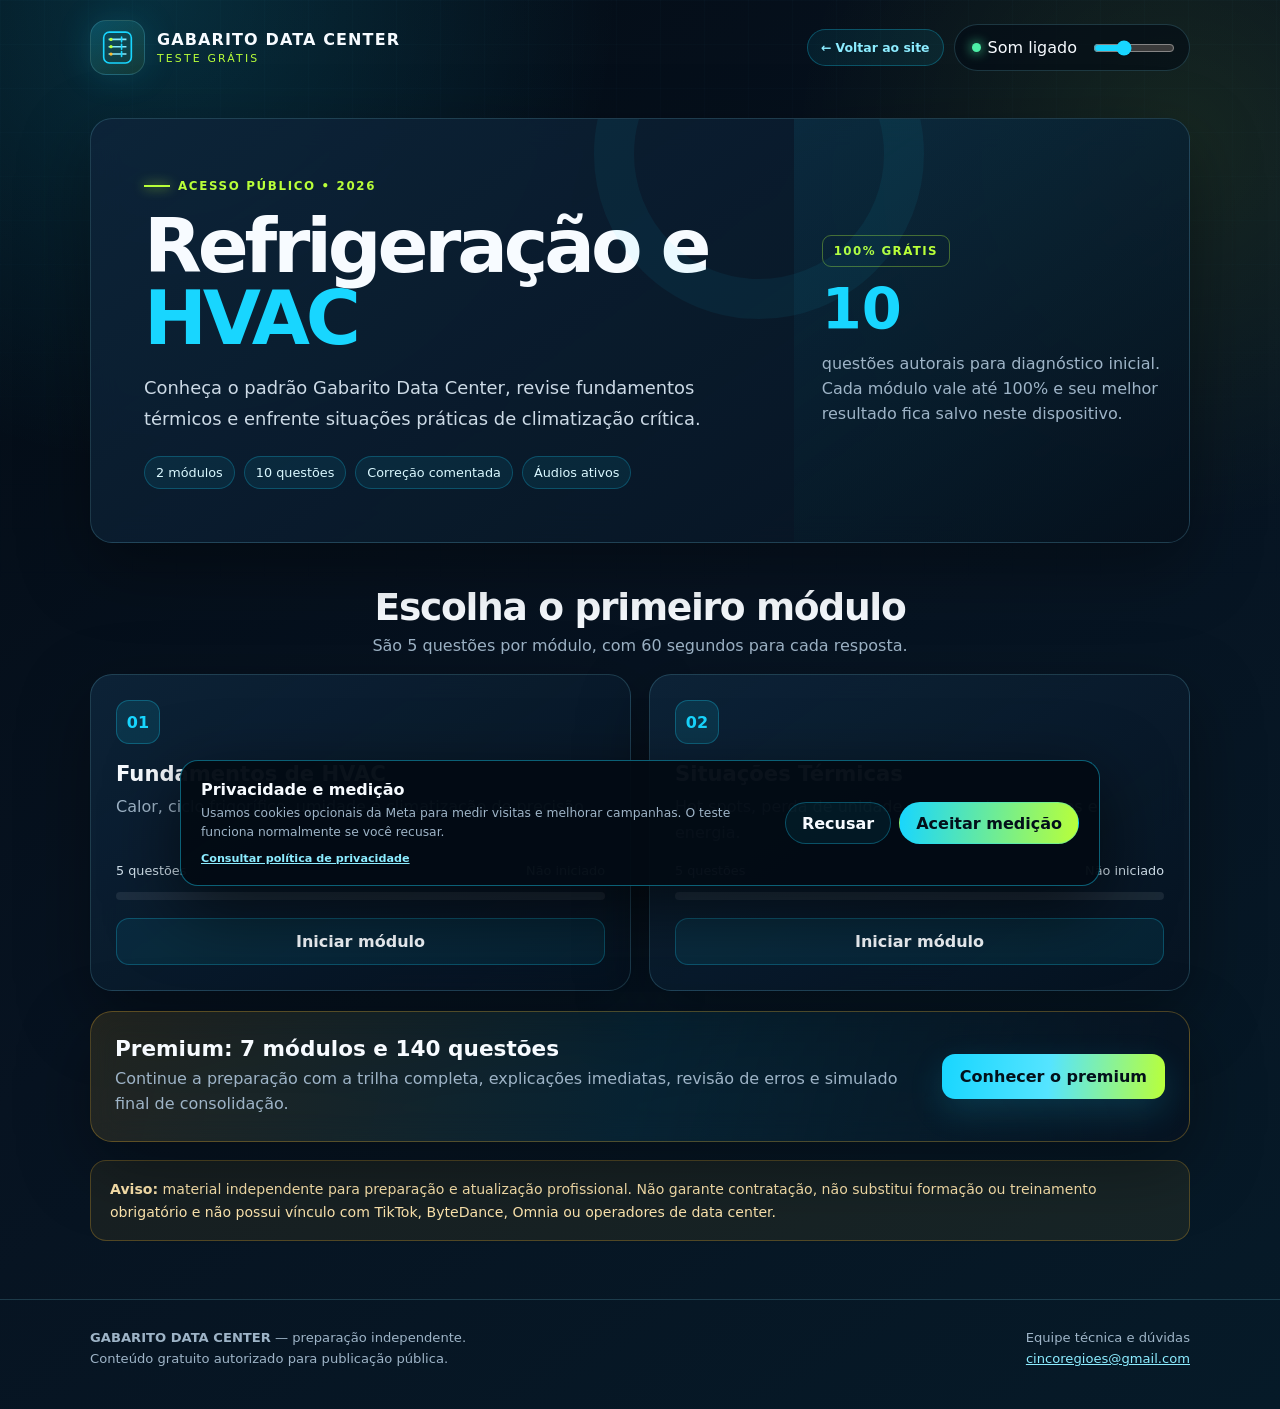
<file: simulados/refrigeracao-hvac/index.html>
<!doctype html>
<html lang="pt-BR">
<head>
  <meta charset="utf-8">
  <meta name="viewport" content="width=device-width, initial-scale=1">
  <meta name="theme-color" content="#071321">
  <meta name="description" content="Teste grátis Gabarito Data Center: Refrigeração e HVAC, com 2 módulos e 10 questões comentadas.">
  <title>Gabarito Data Center | Teste Grátis — Refrigeração e HVAC</title>
  <style>
    :root{
      --bg:#030b14;--bg2:#071321;--panel:#0a1b2d;--panel2:#0d2439;
      --cyan:#18d6ff;--cyan2:#8cecff;--lime:#b9ff39;--amber:#ffbd2e;
      --green:#4df0a7;--red:#ff5f72;--white:#f7fbff;--muted:#9eb4c7;
      --line:rgba(134,234,255,.18);--radius:22px;--shadow:0 24px 70px rgba(0,0,0,.35)
    }
    *{box-sizing:border-box}
    html{scroll-behavior:smooth}
    body{margin:0;min-height:100vh;color:var(--white);font-family:Inter,ui-sans-serif,system-ui,-apple-system,"Segoe UI",sans-serif;background:
      radial-gradient(circle at 12% 0,rgba(24,214,255,.17),transparent 29rem),
      radial-gradient(circle at 92% 10%,rgba(185,255,57,.09),transparent 24rem),
      linear-gradient(145deg,var(--bg),var(--bg2) 48%,#061a28)}
    body::before{content:"";position:fixed;inset:0;pointer-events:none;opacity:.15;background-image:linear-gradient(rgba(134,234,255,.13) 1px,transparent 1px),linear-gradient(90deg,rgba(134,234,255,.13) 1px,transparent 1px);background-size:44px 44px;mask-image:linear-gradient(#000,transparent 80%)}
    button,input{font:inherit}button{cursor:pointer}a{color:var(--cyan2)}
    .shell{position:relative;z-index:1;width:min(1100px,calc(100% - 32px));margin:auto}
    .topbar{padding:20px 0 8px}
    .topbar__inner{display:flex;align-items:center;justify-content:space-between;gap:16px;flex-wrap:wrap}
    .brand{display:flex;align-items:center;gap:12px;color:var(--white);text-decoration:none}
    .logo{width:55px;height:55px;display:grid;place-items:center;border:1px solid var(--line);border-radius:16px;background:linear-gradient(145deg,rgba(24,214,255,.22),rgba(185,255,57,.08));box-shadow:0 0 35px rgba(24,214,255,.15)}
    .logo svg{width:39px;height:39px}.brand strong{display:block;letter-spacing:.07em}.brand small{display:block;color:var(--lime);font-size:.68rem;letter-spacing:.2em;margin-top:3px}
    .topbar__actions{display:flex;align-items:center;gap:10px}.back-site{display:inline-flex;align-items:center;justify-content:center;padding:10px 13px;border:1px solid rgba(24,214,255,.28);border-radius:999px;background:rgba(24,214,255,.08);color:var(--cyan2);font-size:.78rem;font-weight:850;text-decoration:none;white-space:nowrap;transition:.18s}.back-site:hover,.back-site:focus-visible{background:rgba(24,214,255,.16);border-color:rgba(24,214,255,.55);transform:translateY(-1px)}
    .sound{display:flex;align-items:center;gap:9px;padding:8px 12px;border:1px solid var(--line);border-radius:999px;background:rgba(3,11,20,.6)}
    .sound button{display:flex;align-items:center;gap:7px;color:var(--white);background:none;border:0;padding:5px}
    .dot{width:9px;height:9px;border-radius:50%;background:var(--green);box-shadow:0 0 12px var(--green)}
    .sound button.off .dot{background:var(--red);box-shadow:0 0 12px var(--red)}.sound input{width:82px;accent-color:var(--cyan)}
    main{padding:35px 0 58px}.view[hidden]{display:none!important}
    .panel{border:1px solid var(--line);border-radius:var(--radius);background:linear-gradient(145deg,rgba(13,36,57,.92),rgba(7,19,33,.84));box-shadow:var(--shadow);backdrop-filter:blur(15px)}
    .hero{display:grid;grid-template-columns:1.28fr .72fr;overflow:hidden}
    .hero__copy{padding:clamp(28px,5vw,53px);position:relative}.hero__copy::after{content:"";position:absolute;width:250px;height:250px;right:-130px;top:-130px;border:40px solid rgba(24,214,255,.06);border-radius:50%}
    .tag{display:inline-flex;align-items:center;gap:8px;color:var(--lime);font-weight:900;font-size:.74rem;letter-spacing:.14em;text-transform:uppercase;margin:0 0 17px}.tag::before{content:"";width:26px;height:2px;background:var(--lime);box-shadow:0 0 12px var(--lime)}
    h1,h2,h3,p{margin-top:0}.hero h1{font-size:clamp(2.25rem,6vw,4.7rem);line-height:.96;letter-spacing:-.055em;margin-bottom:19px}.hero h1 span{display:block;color:var(--cyan)}
    .lead{color:#ccdae6;line-height:1.7;font-size:clamp(1rem,2vw,1.12rem);max-width:710px}.chips{display:flex;flex-wrap:wrap;gap:9px;margin-top:22px}.chip{padding:8px 11px;border:1px solid rgba(24,214,255,.24);border-radius:999px;background:rgba(24,214,255,.08);font-size:.8rem;color:#daf8ff}
    .hero__side{padding:28px;background:linear-gradient(145deg,rgba(24,214,255,.08),rgba(3,11,20,.35));display:flex;flex-direction:column;justify-content:center;gap:14px}
    .free-stamp{align-self:flex-start;padding:8px 11px;border:1px solid rgba(185,255,57,.34);border-radius:9px;color:var(--lime);font-size:.74rem;font-weight:900;letter-spacing:.12em}.hero__side strong{font-size:3.6rem;line-height:1;color:var(--cyan)}.hero__side p{color:var(--muted);line-height:1.55;margin:0}
    .section-head{text-align:center;margin:42px 0 19px}.section-head h2{font-size:clamp(1.55rem,4vw,2.35rem);letter-spacing:-.035em;margin-bottom:7px}.section-head p{color:var(--muted);margin:0}
    .module-grid{display:grid;grid-template-columns:repeat(2,1fr);gap:18px}
    .module{padding:25px;position:relative;overflow:hidden}.module__number{width:44px;height:44px;display:grid;place-items:center;border:1px solid rgba(24,214,255,.28);border-radius:13px;background:rgba(24,214,255,.11);color:var(--cyan);font-weight:900;margin-bottom:17px}.module h3{font-size:1.32rem;margin-bottom:8px}.module p{color:var(--muted);line-height:1.6;min-height:51px}.module__meta{display:flex;justify-content:space-between;gap:10px;color:#d3e3ee;font-size:.8rem;margin:18px 0 14px}.track{height:8px;border-radius:999px;overflow:hidden;background:rgba(255,255,255,.08);margin-bottom:18px}.track span{display:block;height:100%;border-radius:inherit;background:linear-gradient(90deg,var(--cyan),var(--lime));transition:width .35s}
    .btn{border:0;border-radius:13px;padding:13px 18px;display:inline-flex;align-items:center;justify-content:center;gap:8px;text-decoration:none;font-weight:850;transition:transform .18s,filter .18s}.btn:hover{transform:translateY(-2px);filter:brightness(1.07)}.btn--primary{background:linear-gradient(95deg,var(--cyan),#55e4ff 48%,var(--lime));color:#03101a;box-shadow:0 12px 34px rgba(24,214,255,.16)}.btn--ghost{color:var(--white);background:rgba(24,214,255,.08);border:1px solid rgba(24,214,255,.25)}.btn--danger{color:#ffc4cb;background:rgba(255,95,114,.09);border:1px solid rgba(255,95,114,.27)}.btn--block{width:100%}
    .premium-banner{margin-top:20px;padding:24px;display:flex;align-items:center;justify-content:space-between;gap:24px;border-color:rgba(255,189,46,.28);background:linear-gradient(105deg,rgba(255,189,46,.11),rgba(24,214,255,.07),rgba(7,19,33,.9))}.premium-banner h3{font-size:1.35rem;margin-bottom:6px}.premium-banner p{color:var(--muted);margin:0;line-height:1.55}.premium-banner .btn{white-space:nowrap}
    .notice{margin-top:18px;padding:17px 19px;border:1px solid rgba(255,189,46,.25);border-radius:16px;background:rgba(255,189,46,.07);color:#ffe7af;font-size:.88rem;line-height:1.6}
    .quiz-head{display:flex;align-items:flex-end;justify-content:space-between;gap:20px;margin-bottom:18px}.quiz-head small{display:block;color:var(--lime);font-weight:900;letter-spacing:.12em;text-transform:uppercase}.quiz-head h1{font-size:clamp(1.7rem,4vw,2.7rem);margin:7px 0 0}.timer{display:flex;align-items:center;gap:8px;padding:10px 14px;border:1px solid var(--line);border-radius:999px;background:rgba(3,11,20,.65);font-variant-numeric:tabular-nums}.timer.warn{color:var(--amber);border-color:rgba(255,189,46,.45)}.timer.danger{color:#ffc1c9;border-color:rgba(255,95,114,.5);animation:pulse 1s infinite}@keyframes pulse{50%{box-shadow:0 0 23px rgba(255,95,114,.18)}}
    .progress-meta{display:flex;justify-content:space-between;color:var(--muted);font-size:.82rem;margin-bottom:8px}.quiz-progress{margin-bottom:18px}
    .question{padding:clamp(24px,5vw,42px)}.question__type{color:var(--cyan2);text-transform:uppercase;letter-spacing:.12em;font-size:.75rem;font-weight:900;margin-bottom:14px}.question h2{font-size:clamp(1.28rem,3vw,1.85rem);line-height:1.38;letter-spacing:-.025em;margin-bottom:25px}.options{display:grid;gap:11px}.option{width:100%;padding:14px 16px;border:1px solid var(--line);border-radius:15px;background:rgba(3,11,20,.45);color:var(--white);display:grid;grid-template-columns:37px 1fr;gap:12px;align-items:center;text-align:left;line-height:1.48;transition:.18s}.option:hover:not(:disabled){transform:translateX(3px);border-color:rgba(24,214,255,.46);background:rgba(24,214,255,.08)}.option:disabled{cursor:default}.letter{width:35px;height:35px;display:grid;place-items:center;border-radius:10px;color:var(--cyan2);font-weight:900;background:rgba(24,214,255,.09);border:1px solid rgba(24,214,255,.18)}.option.correct{border-color:rgba(77,240,167,.62);background:rgba(77,240,167,.1)}.option.correct .letter{background:var(--green);color:#03150e;border-color:var(--green)}.option.wrong{border-color:rgba(255,95,114,.62);background:rgba(255,95,114,.1)}.option.wrong .letter{background:var(--red);color:#fff;border-color:var(--red)}
    .feedback{margin-top:19px;padding:17px;border:1px solid var(--line);border-radius:15px;background:rgba(3,11,20,.5);line-height:1.6}.feedback.good{border-color:rgba(77,240,167,.36)}.feedback.bad{border-color:rgba(255,95,114,.36)}.feedback strong{display:block;margin-bottom:4px}.feedback p{color:#c9d9e4;margin:0}.quiz-actions{display:flex;align-items:center;justify-content:space-between;gap:13px;margin-top:18px}
    .result{padding:clamp(27px,5vw,48px);text-align:center}.result__badge{display:inline-block;padding:8px 11px;border:1px solid rgba(185,255,57,.3);border-radius:999px;color:var(--lime);font-size:.73rem;font-weight:900;letter-spacing:.12em}.result h1{font-size:clamp(2rem,5vw,3.4rem);margin:18px 0 8px}.result>p{color:var(--muted);line-height:1.65}.score-ring{--score:0;width:182px;height:182px;margin:26px auto;display:grid;place-items:center;border-radius:50%;background:conic-gradient(var(--lime) calc(var(--score)*1%),rgba(255,255,255,.08) 0);position:relative}.score-ring::before{content:"";position:absolute;inset:14px;border-radius:50%;background:var(--bg2);border:1px solid var(--line)}.score-ring div{position:relative}.score-ring b{display:block;font-size:3.1rem;line-height:1}.score-ring span{font-size:.78rem;color:var(--muted)}.result-stats{display:grid;grid-template-columns:repeat(3,1fr);gap:11px;max-width:650px;margin:0 auto 25px}.result-stat{padding:17px;border:1px solid var(--line);border-radius:15px;background:rgba(3,11,20,.35)}.result-stat b{display:block;font-size:1.35rem;color:var(--cyan2)}.result-stat span{font-size:.76rem;color:var(--muted)}.result-actions{display:flex;flex-wrap:wrap;justify-content:center;gap:10px}.review{text-align:left;margin-top:27px}.review h2{margin-bottom:13px}.review-item{padding:17px;margin-bottom:10px;border:1px solid var(--line);border-radius:15px;background:rgba(3,11,20,.36)}.review-item strong{display:block;line-height:1.45;margin-bottom:7px}.review-item p{font-size:.89rem;line-height:1.55;margin:5px 0;color:var(--muted)}.review-item .right{color:var(--green)}.review-item .chosen{color:#ffbbc3}
    .partners{display:grid;grid-template-columns:repeat(2,1fr);gap:12px;margin-top:24px;text-align:left}.partner{padding:18px;border:1px solid var(--line);border-radius:15px;background:rgba(3,11,20,.35)}.partner span{display:block;color:var(--lime);font-size:.7rem;font-weight:900;letter-spacing:.1em}.partner strong{display:block;margin:7px 0}.partner a{font-size:.85rem}
    footer{position:relative;z-index:1;padding:27px 0 40px;border-top:1px solid var(--line);color:var(--muted);font-size:.82rem;line-height:1.6}.footer-inner{display:flex;justify-content:space-between;gap:24px}.footer-inner p{margin:0}.footer-inner div:last-child{text-align:right}
    .sr-only{position:absolute!important;width:1px!important;height:1px!important;padding:0!important;margin:-1px!important;overflow:hidden!important;clip:rect(0,0,0,0)!important;white-space:nowrap!important;border:0!important}
    @media(max-width:780px){.hero{grid-template-columns:1fr}.hero__side{min-height:240px}.module-grid{grid-template-columns:1fr}.premium-banner{align-items:flex-start;flex-direction:column}}
    @media(max-width:580px){.shell{width:min(100% - 22px,1100px)}.logo{width:47px;height:47px}.brand strong{font-size:.9rem}.brand small{font-size:.59rem}.sound input,.sound-label{display:none}.hero,.panel{border-radius:18px}.hero__copy{padding:28px 22px}.quiz-head{align-items:flex-start}.timer{padding:8px 10px}.quiz-actions{align-items:stretch;flex-direction:column-reverse}.quiz-actions .btn{width:100%}.result-stats,.partners{grid-template-columns:1fr}.footer-inner{display:block}.footer-inner div:last-child{text-align:left;margin-top:12px}.option{grid-template-columns:34px 1fr;padding:13px}.letter{width:32px;height:32px}}
    @media(max-width:580px){.topbar__actions{width:100%;justify-content:space-between}.back-site{font-size:.72rem;padding:8px 10px}}
    @media print{body{background:#fff;color:#111}.topbar,#homeView,#quizView,footer,.result-actions,.partners{display:none!important}.result{box-shadow:none;background:#fff;border:1px solid #bbb}.score-ring::before{background:#fff}.result h1,.score-ring b{color:#111}.review-item{background:#fff;color:#111}.review-item p{color:#333}}
  </style>
  <script src="../../meta-pixel.js" defer></script>
</head>
<body>
  <header class="topbar">
    <div class="shell topbar__inner">
      <a class="brand" id="brandHome" href="#" aria-label="Voltar à apresentação deste teste">
        <span class="logo" aria-hidden="true"><svg viewBox="0 0 48 48" fill="none"><rect x="7" y="5" width="34" height="38" rx="7" stroke="#18d6ff" stroke-width="2"/><path d="M13 14h22M13 23h22M13 32h22" stroke="#86eaff" stroke-width="2"/><circle cx="16" cy="14" r="2" fill="#b9ff39"/><circle cx="16" cy="23" r="2" fill="#b9ff39"/><circle cx="16" cy="32" r="2" fill="#ffbd2e"/><path d="M29 11v6m0 3v6m0 3v6" stroke="#18d6ff" stroke-width="2" stroke-linecap="round"/></svg></span>
        <span><strong>GABARITO DATA CENTER</strong><small>TESTE GRÁTIS</small></span>
      </a>
      <div class="topbar__actions">
        <a class="back-site" href="../../index.html" aria-label="Voltar à tela inicial do Gabarito Data Center">← Voltar ao site</a>
        <div class="sound" aria-label="Controles de áudio">
          <button id="soundToggle" type="button" aria-pressed="true"><span class="dot"></span><span class="sound-label">Som ligado</span></button>
          <label class="sr-only" for="volume">Volume</label><input id="volume" type="range" min="0" max="1" value="0.35" step="0.05">
        </div>
      </div>
    </div>
  </header>

  <main class="shell">
    <section class="view" id="homeView">
      <div class="hero panel">
        <div class="hero__copy"><p class="tag">Acesso público • 2026</p><h1>Refrigeração e <span>HVAC</span></h1><p class="lead">Conheça o padrão Gabarito Data Center, revise fundamentos térmicos e enfrente situações práticas de climatização crítica.</p><div class="chips"><span class="chip">2 módulos</span><span class="chip">10 questões</span><span class="chip">Correção comentada</span><span class="chip">Áudios ativos</span></div></div>
        <aside class="hero__side"><span class="free-stamp">100% GRÁTIS</span><strong>10</strong><p>questões autorais para diagnóstico inicial. Cada módulo vale até 100% e seu melhor resultado fica salvo neste dispositivo.</p></aside>
      </div>

      <div class="section-head"><h2>Escolha o primeiro módulo</h2><p>São 5 questões por módulo, com 60 segundos para cada resposta.</p></div>
      <div class="module-grid" id="moduleGrid"></div>

      <article class="premium-banner panel"><div><h3>Premium: 7 módulos e 140 questões</h3><p>Continue a preparação com a trilha completa, explicações imediatas, revisão de erros e simulado final de consolidação.</p></div><a class="btn btn--primary" id="premiumHome" href="#">Conhecer o premium</a></article>
      <div class="notice"><strong>Aviso:</strong> material independente para preparação e atualização profissional. Não garante contratação, não substitui formação ou treinamento obrigatório e não possui vínculo com TikTok, ByteDance, Omnia ou operadores de data center.</div>
    </section>

    <section class="view" id="quizView" hidden>
      <div class="quiz-head"><div><small id="quizLabel">Módulo grátis</small><h1 id="quizTitle">Fundamentos</h1></div><div class="timer" id="timerBox"><span aria-hidden="true">◷</span><b id="timerText">01:00</b></div></div>
      <div class="quiz-progress"><div class="progress-meta"><span id="counter">Questão 1 de 5</span><span id="liveScore">0 acertos</span></div><div class="track"><span id="quizBar" style="width:0"></span></div></div>
      <article class="question panel"><div class="question__type" id="questionType">Conhecimento aplicado</div><h2 id="questionText"></h2><div class="options" id="options"></div><div class="feedback" id="feedback" hidden aria-live="polite"><strong id="feedbackTitle"></strong><p id="feedbackText"></p></div></article>
      <div class="quiz-actions"><button class="btn btn--danger" id="exitQuiz" type="button">Sair do teste</button><button class="btn btn--primary" id="nextQuestion" type="button" hidden>Próxima questão</button></div>
    </section>

    <section class="view" id="resultView" hidden>
      <article class="result panel"><span class="result__badge">MÓDULO CONCLUÍDO</span><h1 id="resultTitle">Seu resultado</h1><p id="resultMessage"></p><div class="score-ring" id="scoreRing"><div><b id="resultPercent">0%</b><span>aproveitamento</span></div></div><div class="result-stats"><div class="result-stat"><b id="resultCorrect">0/5</b><span>acertos</span></div><div class="result-stat"><b id="resultWrong">0</b><span>erros ou tempo esgotado</span></div><div class="result-stat"><b id="resultTime">00:00</b><span>tempo total</span></div></div><div class="result-actions"><button class="btn btn--primary" id="retry" type="button">Refazer módulo</button><button class="btn btn--ghost" id="returnHome" type="button">Escolher outro módulo</button><button class="btn btn--ghost" id="printResult" type="button">Imprimir resultado</button><a class="btn btn--primary" id="premiumResult" href="#">Acessar premium</a></div><div class="review" id="review"><h2>Revise os pontos de atenção</h2><div id="reviewList"></div></div><div class="partners"><div class="partner"><span>PORTAL DE SIMULADOS</span><strong>Gabarito Max</strong><a href="https://cincoregioes-star.github.io/oficial-portal-gabaritomax/" target="_blank" rel="noreferrer">Conhecer o portal ↗</a></div><div class="partner"><span>PREPARAÇÃO ENEM</span><strong>DB ENEM Vitalício</strong><a href="https://cincoregioes-star.github.io/DB-ENEM/" target="_blank" rel="noreferrer">Visitar site ↗</a></div></div></article>
    </section>
  </main>

  <footer><div class="shell footer-inner"><div><p><strong>GABARITO DATA CENTER</strong> — preparação independente.</p><p>Conteúdo gratuito autorizado para publicação pública.</p></div><div><p>Equipe técnica e dúvidas</p><p><a href="mailto:cincoregioes@gmail.com">cincoregioes@gmail.com</a></p></div></div></footer>

  <audio id="backgroundAudio" loop preload="metadata" src="https://cdn.pixabay.com/download/audio/2022/01/18/audio_d0a13f69d2.mp3?filename=tension-103701.mp3"></audio>
  <audio id="correctAudio" preload="metadata" src="https://cdn.pixabay.com/download/audio/2021/08/04/audio_0625c1539c.mp3?filename=success-1-6297.mp3"></audio>
  <audio id="wrongAudio" preload="metadata" src="https://cdn.pixabay.com/download/audio/2021/08/04/audio_c6ccf3232f.mp3?filename=error-126627.mp3"></audio>

  <script>
    "use strict";

    // Checkout oficial deste produto na Kiwify, com identificação da origem do clique.
    const PREMIUM_URL = "https://pay.kiwify.com.br/UFDnAPN?src=teste-gratis&utm_source=gabarito-data-center&utm_medium=teste-gratis&utm_campaign=catalogo-premium-2026&utm_content=refrigeracao-hvac";
    const STORAGE_KEY = "gdc-teste-gratis-refrigeracao-hvac-v1";
    const LETTERS = ["A","B","C","D"];
    const MODULES = [
      {
            "id": "fundamentos-hvac",
            "title": "Fundamentos de HVAC",
            "type": "Conceitos essenciais",
            "description": "Calor, ciclo frigorífico, umidade e climatização de precisão.",
            "questions": [
                  {
                        "q": "Qual é a diferença entre calor e temperatura?",
                        "o": [
                              "Calor é energia em transferência por diferença de temperatura; temperatura indica o estado térmico",
                              "São exatamente a mesma grandeza",
                              "Temperatura é medida em watts",
                              "Calor existe somente em líquidos"
                        ],
                        "a": 0,
                        "e": "A temperatura orienta o sentido espontâneo da transferência de calor, mas não representa sozinha a quantidade de energia transferida."
                  },
                  {
                        "q": "O que é calor sensível?",
                        "o": [
                              "Energia que altera a temperatura sem mudança de fase",
                              "Energia usada exclusivamente para evaporar água",
                              "Calor que não pode ser medido",
                              "Potência elétrica do compressor"
                        ],
                        "a": 0,
                        "e": "Em resfriamento de data center, grande parte da carga de TI é sensível porque aparece como aumento da temperatura do ar."
                  },
                  {
                        "q": "No evaporador de um sistema frigorífico, o refrigerante normalmente:",
                        "o": [
                              "Absorve calor ao evaporar em baixa pressão",
                              "Rejeita calor ao condensar",
                              "Aumenta a pressão sem trabalho",
                              "Filtra partículas do ar"
                        ],
                        "a": 0,
                        "e": "O evaporador recebe calor do ar ou da água. O controle garante evaporação e retorno seguro ao compressor."
                  },
                  {
                        "q": "O que é ponto de orvalho?",
                        "o": [
                              "A temperatura em que o ar, resfriado a pressão aproximadamente constante, começa a condensar vapor",
                              "A temperatura máxima do rack",
                              "A diferença entre ida e retorno de água",
                              "A pressão mínima do compressor"
                        ],
                        "a": 0,
                        "e": "Superfícies abaixo do ponto de orvalho podem formar condensação, mesmo quando a temperatura ambiente parece normal."
                  },
                  {
                        "q": "Por que comparar temperatura de insuflamento e retorno?",
                        "o": [
                              "A diferença, junto ao fluxo de ar, ajuda a estimar calor transportado e revelar mistura ou fluxo inadequado",
                              "Porque a diferença mede umidade diretamente",
                              "Para substituir sensores nos racks",
                              "Para calcular tensão elétrica"
                        ],
                        "a": 0,
                        "e": "Delta T isolado não basta: vazão, posição dos sensores e carga precisam ser considerados."
                  }
            ]
      },
      {
            "id": "situacoes-hvac",
            "title": "Situações Térmicas",
            "type": "Decisão operacional",
            "description": "Hot spots, perda de unidade, vazamento, sensores e energia.",
            "questions": [
                  {
                        "q": "Um rack apresenta temperatura de entrada alta e os vizinhos estão normais. Qual é a primeira análise?",
                        "o": [
                              "Validar sensor, fluxo, obstruções, recirculação, carga e mudanças locais",
                              "Reduzir o setpoint de toda a sala",
                              "Desligar todos os chillers",
                              "Ignorar por ser apenas um rack"
                        ],
                        "a": 0,
                        "e": "Hot spot localizado costuma exigir correção de distribuição antes de aumentar capacidade global."
                  },
                  {
                        "q": "Uma CRAH N+1 falha. O que deve ser confirmado imediatamente?",
                        "o": [
                              "Temperaturas de entrada, capacidade e estado das restantes, fluxo, alarmes e trabalhos conflitantes",
                              "Somente o nome da unidade",
                              "Que a reserva existe no desenho",
                              "Aumentar todos os limites de alarme"
                        ],
                        "a": 0,
                        "e": "A condição real pode diferir do projeto. Carga, válvulas, bombas e energia determinam se a reserva assumiu."
                  },
                  {
                        "q": "Um alarme de vazamento ocorre sob uma unidade in-row. O que fazer?",
                        "o": [
                              "Controlar acesso, confirmar por meios seguros, acionar isolamento previsto e proteger energia e TI",
                              "Tocar o líquido",
                              "Desativar o sensor",
                              "Aguardar transbordar"
                        ],
                        "a": 0,
                        "e": "Resposta deve considerar fluido, pressão, válvulas, drenagem e proximidade de circuitos energizados."
                  },
                  {
                        "q": "Um sensor crítico falha e mostra valor fixo. O sistema deve:",
                        "o": [
                              "Detectar a falha, usar fonte alternativa validada e manter controle em modo seguro até substituição",
                              "Continuar confiando no valor",
                              "Desativar todos os alarmes",
                              "Ajustar setpoint ao valor travado"
                        ],
                        "a": 0,
                        "e": "Qualidade do sensor faz parte do controle. Comparação, plausibilidade e redundância evitam comandos incorretos."
                  },
                  {
                        "q": "Uma perda elétrica desliga a refrigeração enquanto a TI permanece em UPS. O que ocorre?",
                        "o": [
                              "A temperatura tende a subir rapidamente e o tempo térmico precisa ser coordenado com restauração elétrica ou redução de carga",
                              "A UPS resfria automaticamente a sala",
                              "A carga térmica desaparece",
                              "A umidade se torna zero"
                        ],
                        "a": 0,
                        "e": "Refrigeração deve estar nas cargas de emergência definidas. A sequência de retorno precisa evitar sobrecarga do gerador."
                  }
            ]
      }
];

    const state={module:null,session:[],index:0,answers:[],remaining:60,timer:null,startedAt:0,sound:true,volume:.35};
    const el=id=>document.getElementById(id);
    const views={home:el("homeView"),quiz:el("quizView"),result:el("resultView")};
    const audio={background:el("backgroundAudio"),correct:el("correctAudio"),wrong:el("wrongAudio")};

    function safeLoad(){try{return JSON.parse(localStorage.getItem(STORAGE_KEY))||{}}catch{return {}}}
    function safeSave(value){try{localStorage.setItem(STORAGE_KEY,JSON.stringify(value))}catch{/* armazenamento indisponível */}}
    function showView(name){Object.entries(views).forEach(([key,node])=>node.hidden=key!==name);window.scrollTo({top:0,behavior:"smooth"})}
    function shuffle(items){const copy=[...items];for(let i=copy.length-1;i>0;i--){const j=Math.floor(Math.random()*(i+1));[copy[i],copy[j]]=[copy[j],copy[i]]}return copy}
    function randomizeQuestion(question){const options=shuffle(question.o.map((text,index)=>({text,correct:index===question.a})));return {...question,o:options.map(item=>item.text),a:options.findIndex(item=>item.correct)}}
    function formatTime(seconds){return `${String(Math.floor(seconds/60)).padStart(2,"0")}:${String(seconds%60).padStart(2,"0")}`}
    function setVolumes(){audio.background.volume=state.volume*.42;audio.correct.volume=state.volume;audio.wrong.volume=state.volume}
    function startBackground(){if(state.sound)audio.background.play().catch(()=>{})}
    function stopBackground(){audio.background.pause()}
    function playEffect(kind){if(!state.sound)return;audio[kind].currentTime=0;audio[kind].play().catch(()=>{})}
    function toggleSound(){state.sound=!state.sound;const button=el("soundToggle");button.classList.toggle("off",!state.sound);button.setAttribute("aria-pressed",String(state.sound));button.querySelector(".sound-label").textContent=state.sound?"Som ligado":"Som desligado";if(state.sound&&!views.quiz.hidden)startBackground();else stopBackground()}

    function renderHome(){const saved=safeLoad();const grid=el("moduleGrid");grid.textContent="";MODULES.forEach((module,index)=>{const progress=saved[module.id];const best=progress?.best||0;const card=document.createElement("article");card.className="module panel";const number=document.createElement("div");number.className="module__number";number.textContent=String(index+1).padStart(2,"0");const title=document.createElement("h3");title.textContent=module.title;const description=document.createElement("p");description.textContent=module.description;const meta=document.createElement("div");meta.className="module__meta";const left=document.createElement("span");left.textContent="5 questões";const right=document.createElement("span");right.textContent=progress?`Melhor: ${best}%`:"Não iniciado";meta.append(left,right);const track=document.createElement("div");track.className="track";const fill=document.createElement("span");fill.style.width=`${best}%`;track.appendChild(fill);const button=document.createElement("button");button.className="btn btn--ghost btn--block";button.type="button";button.textContent=progress?"Refazer módulo":"Iniciar módulo";button.addEventListener("click",()=>startModule(module.id));card.append(number,title,description,meta,track,button);grid.appendChild(card)});showView("home")}
    function startModule(id){const module=MODULES.find(item=>item.id===id);state.module=module;state.session=shuffle(module.questions.map(randomizeQuestion));state.index=0;state.answers=[];state.startedAt=Date.now();el("quizLabel").textContent=`Teste grátis • ${module.type}`;el("quizTitle").textContent=module.title;showView("quiz");startBackground();renderQuestion()}
    function renderQuestion(){clearInterval(state.timer);state.remaining=60;const current=state.session[state.index];el("counter").textContent=`Questão ${state.index+1} de ${state.session.length}`;el("liveScore").textContent=`${state.answers.filter(a=>a.correct).length} acertos`;el("quizBar").style.width=`${(state.index/state.session.length)*100}%`;el("questionType").textContent=state.module.type;el("questionText").textContent=current.q;el("feedback").hidden=true;el("nextQuestion").hidden=true;const list=el("options");list.textContent="";current.o.forEach((text,index)=>{const button=document.createElement("button");button.className="option";button.type="button";const letter=document.createElement("span");letter.className="letter";letter.textContent=LETTERS[index];const copy=document.createElement("span");copy.textContent=text;button.append(letter,copy);button.addEventListener("click",()=>answer(index,false));list.appendChild(button)});updateTimer();state.timer=setInterval(()=>{state.remaining--;updateTimer();if(state.remaining<=0){clearInterval(state.timer);answer(-1,true)}},1000)}
    function updateTimer(){const box=el("timerBox");el("timerText").textContent=formatTime(Math.max(0,state.remaining));box.classList.toggle("warn",state.remaining<=20&&state.remaining>10);box.classList.toggle("danger",state.remaining<=10)}
    function answer(selected,timedOut){clearInterval(state.timer);const current=state.session[state.index];const buttons=[...el("options").querySelectorAll(".option")];if(buttons.some(button=>button.disabled))return;const correct=selected===current.a;buttons.forEach((button,index)=>{button.disabled=true;if(index===current.a)button.classList.add("correct");else if(index===selected)button.classList.add("wrong")});state.answers.push({question:current,selected,correct,timedOut});const feedback=el("feedback");feedback.hidden=false;feedback.className=`feedback ${correct?"good":"bad"}`;el("feedbackTitle").textContent=correct?"Resposta correta!":timedOut?"Tempo esgotado.":"Resposta incorreta.";el("feedbackText").textContent=current.e;playEffect(correct?"correct":"wrong");el("liveScore").textContent=`${state.answers.filter(a=>a.correct).length} acertos`;el("nextQuestion").hidden=false;el("nextQuestion").textContent=state.index===state.session.length-1?"Ver resultado":"Próxima questão"}
    function next(){if(state.answers.length<=state.index)return;if(state.index<state.session.length-1){state.index++;renderQuestion()}else finish()}
    function finish(){clearInterval(state.timer);stopBackground();const total=state.session.length;const correct=state.answers.filter(item=>item.correct).length;const percent=Math.round(correct/total*100);const elapsed=Math.max(1,Math.round((Date.now()-state.startedAt)/1000));const saved=safeLoad();const old=saved[state.module.id]||{best:0,attempts:0};saved[state.module.id]={best:Math.max(old.best,percent),last:percent,attempts:old.attempts+1,completedAt:new Date().toISOString()};safeSave(saved);el("resultTitle").textContent=state.module.title;el("resultMessage").textContent=messageFor(percent);el("resultPercent").textContent=`${percent}%`;el("scoreRing").style.setProperty("--score",percent);el("resultCorrect").textContent=`${correct}/${total}`;el("resultWrong").textContent=String(total-correct);el("resultTime").textContent=formatTime(elapsed);renderReview();showView("result")}
    function messageFor(score){if(score===100)return"Excelente! Você acertou todas. A trilha premium aprofunda esses conhecimentos em 140 situações.";if(score>=80)return"Muito bom. Você demonstrou uma base consistente e já pode avançar para a preparação completa.";if(score>=60)return"Bom começo. Revise os pontos abaixo e refaça o módulo para consolidar o conhecimento.";return"Este diagnóstico mostrou os assuntos que merecem revisão. Leia as explicações e tente novamente."}
    function renderReview(){const list=el("reviewList");list.textContent="";const misses=state.answers.filter(item=>!item.correct);el("review").hidden=misses.length===0;if(!misses.length)return;misses.forEach((item,index)=>{const card=document.createElement("article");card.className="review-item";const title=document.createElement("strong");title.textContent=`${index+1}. ${item.question.q}`;const chosen=document.createElement("p");chosen.className="chosen";chosen.textContent=item.timedOut?"Sua resposta: tempo esgotado":`Sua resposta: ${item.question.o[item.selected]}`;const right=document.createElement("p");right.className="right";right.textContent=`Correta: ${item.question.o[item.question.a]}`;const explanation=document.createElement("p");explanation.textContent=item.question.e;card.append(title,chosen,right,explanation);list.appendChild(card)})}
    function exitQuiz(){if(state.answers.length&&state.answers.length<state.session.length&&!confirm("Sair agora? Esta tentativa não será salva."))return;clearInterval(state.timer);stopBackground();renderHome()}

    el("premiumHome").href=PREMIUM_URL;el("premiumResult").href=PREMIUM_URL;["premiumHome","premiumResult"].forEach(id=>{el(id).target="_blank";el(id).rel="noreferrer"});el("soundToggle").addEventListener("click",toggleSound);el("volume").addEventListener("input",event=>{state.volume=Number(event.target.value);setVolumes()});el("brandHome").addEventListener("click",event=>{event.preventDefault();if(!views.quiz.hidden)exitQuiz();else renderHome()});el("exitQuiz").addEventListener("click",exitQuiz);el("nextQuestion").addEventListener("click",next);el("returnHome").addEventListener("click",renderHome);el("retry").addEventListener("click",()=>startModule(state.module.id));el("printResult").addEventListener("click",()=>window.print());
    setVolumes();renderHome();
  </script>
</body>
</html>
</file>
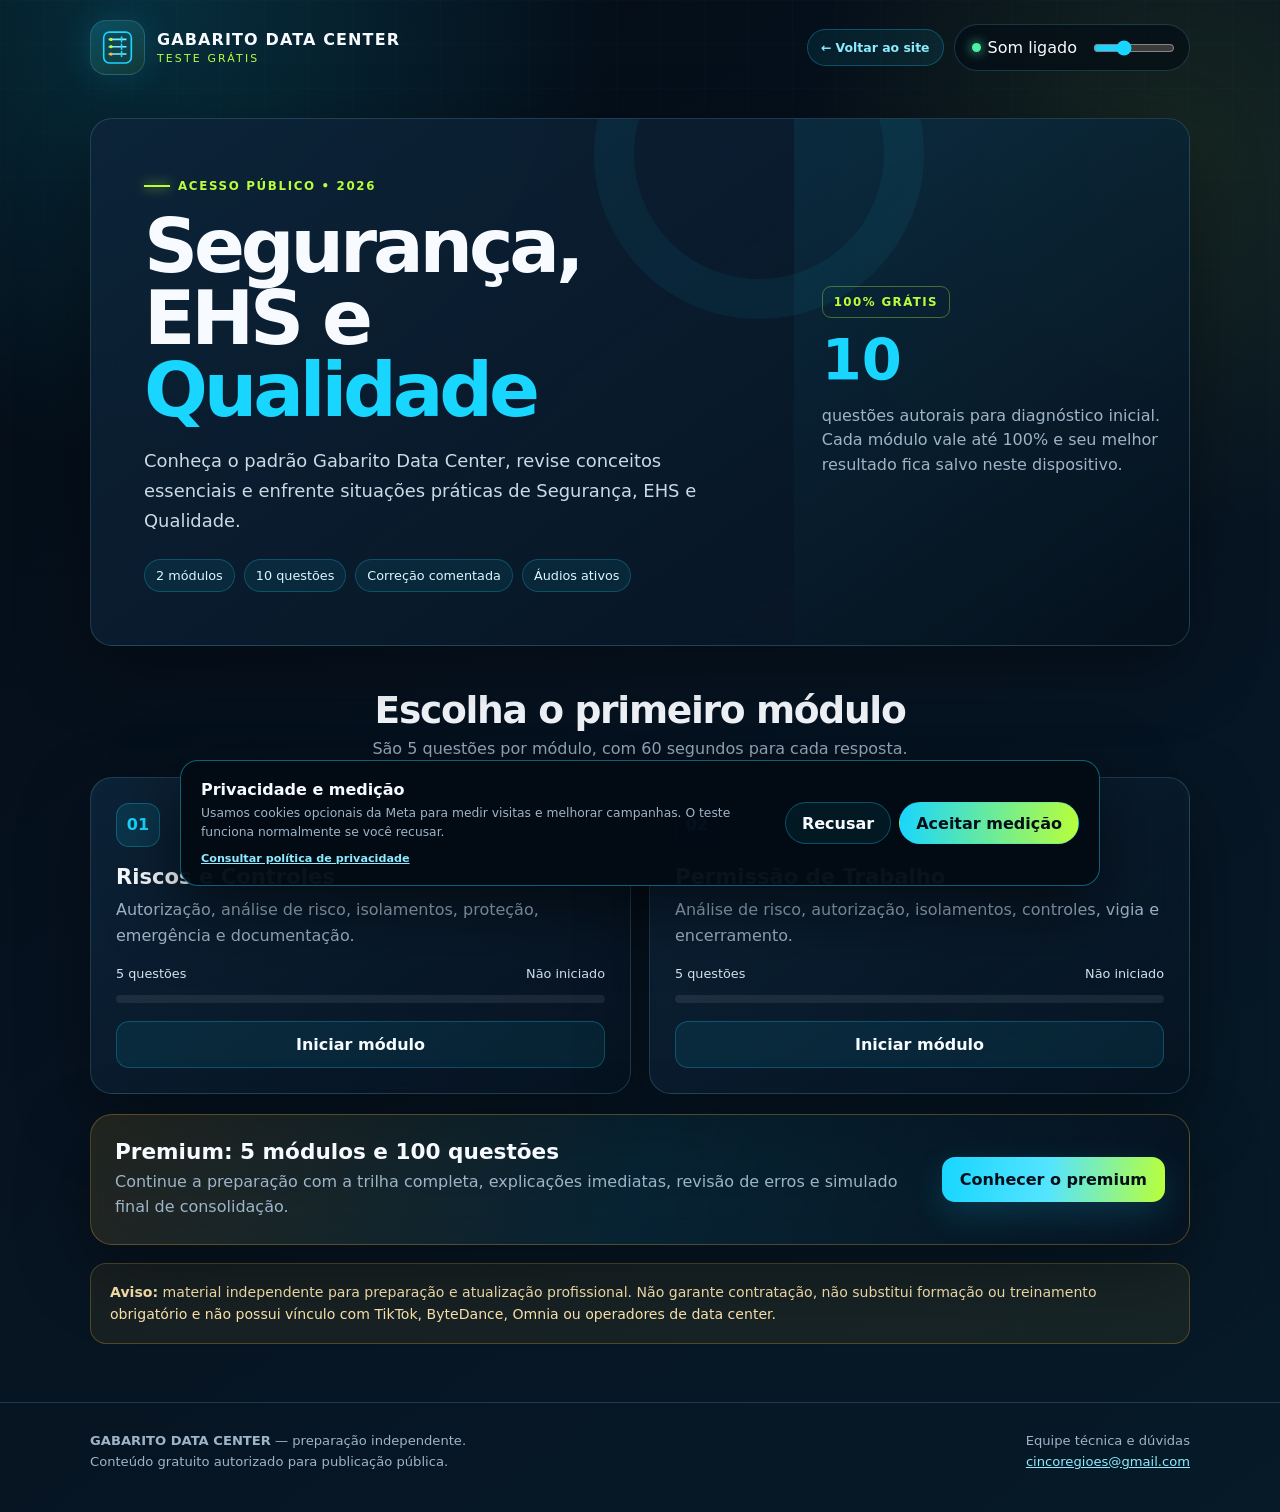
<file: simulados/seguranca-ehs-qualidade/index.html>
<!doctype html>
<html lang="pt-BR">
<head>
  <meta charset="utf-8">
  <meta name="viewport" content="width=device-width, initial-scale=1">
  <meta name="theme-color" content="#071321">
  <meta name="description" content="Teste grátis Gabarito Data Center: Segurança, EHS e Qualidade, com 2 módulos e 10 questões comentadas.">
  <title>Gabarito Data Center | Teste Grátis — Segurança, EHS e Qualidade</title>
  <style>
    :root{
      --bg:#030b14;--bg2:#071321;--panel:#0a1b2d;--panel2:#0d2439;
      --cyan:#18d6ff;--cyan2:#8cecff;--lime:#b9ff39;--amber:#ffbd2e;
      --green:#4df0a7;--red:#ff5f72;--white:#f7fbff;--muted:#9eb4c7;
      --line:rgba(134,234,255,.18);--radius:22px;--shadow:0 24px 70px rgba(0,0,0,.35)
    }
    *{box-sizing:border-box}
    html{scroll-behavior:smooth}
    body{margin:0;min-height:100vh;color:var(--white);font-family:Inter,ui-sans-serif,system-ui,-apple-system,"Segoe UI",sans-serif;background:
      radial-gradient(circle at 12% 0,rgba(24,214,255,.17),transparent 29rem),
      radial-gradient(circle at 92% 10%,rgba(185,255,57,.09),transparent 24rem),
      linear-gradient(145deg,var(--bg),var(--bg2) 48%,#061a28)}
    body::before{content:"";position:fixed;inset:0;pointer-events:none;opacity:.15;background-image:linear-gradient(rgba(134,234,255,.13) 1px,transparent 1px),linear-gradient(90deg,rgba(134,234,255,.13) 1px,transparent 1px);background-size:44px 44px;mask-image:linear-gradient(#000,transparent 80%)}
    button,input{font:inherit}button{cursor:pointer}a{color:var(--cyan2)}
    .shell{position:relative;z-index:1;width:min(1100px,calc(100% - 32px));margin:auto}
    .topbar{padding:20px 0 8px}
    .topbar__inner{display:flex;align-items:center;justify-content:space-between;gap:16px;flex-wrap:wrap}
    .brand{display:flex;align-items:center;gap:12px;color:var(--white);text-decoration:none}
    .logo{width:55px;height:55px;display:grid;place-items:center;border:1px solid var(--line);border-radius:16px;background:linear-gradient(145deg,rgba(24,214,255,.22),rgba(185,255,57,.08));box-shadow:0 0 35px rgba(24,214,255,.15)}
    .logo svg{width:39px;height:39px}.brand strong{display:block;letter-spacing:.07em}.brand small{display:block;color:var(--lime);font-size:.68rem;letter-spacing:.2em;margin-top:3px}
    .topbar__actions{display:flex;align-items:center;gap:10px}.back-site{display:inline-flex;align-items:center;justify-content:center;padding:10px 13px;border:1px solid rgba(24,214,255,.28);border-radius:999px;background:rgba(24,214,255,.08);color:var(--cyan2);font-size:.78rem;font-weight:850;text-decoration:none;white-space:nowrap;transition:.18s}.back-site:hover,.back-site:focus-visible{background:rgba(24,214,255,.16);border-color:rgba(24,214,255,.55);transform:translateY(-1px)}
    .sound{display:flex;align-items:center;gap:9px;padding:8px 12px;border:1px solid var(--line);border-radius:999px;background:rgba(3,11,20,.6)}
    .sound button{display:flex;align-items:center;gap:7px;color:var(--white);background:none;border:0;padding:5px}
    .dot{width:9px;height:9px;border-radius:50%;background:var(--green);box-shadow:0 0 12px var(--green)}
    .sound button.off .dot{background:var(--red);box-shadow:0 0 12px var(--red)}.sound input{width:82px;accent-color:var(--cyan)}
    main{padding:35px 0 58px}.view[hidden]{display:none!important}
    .panel{border:1px solid var(--line);border-radius:var(--radius);background:linear-gradient(145deg,rgba(13,36,57,.92),rgba(7,19,33,.84));box-shadow:var(--shadow);backdrop-filter:blur(15px)}
    .hero{display:grid;grid-template-columns:1.28fr .72fr;overflow:hidden}
    .hero__copy{padding:clamp(28px,5vw,53px);position:relative}.hero__copy::after{content:"";position:absolute;width:250px;height:250px;right:-130px;top:-130px;border:40px solid rgba(24,214,255,.06);border-radius:50%}
    .tag{display:inline-flex;align-items:center;gap:8px;color:var(--lime);font-weight:900;font-size:.74rem;letter-spacing:.14em;text-transform:uppercase;margin:0 0 17px}.tag::before{content:"";width:26px;height:2px;background:var(--lime);box-shadow:0 0 12px var(--lime)}
    h1,h2,h3,p{margin-top:0}.hero h1{font-size:clamp(2.25rem,6vw,4.7rem);line-height:.96;letter-spacing:-.055em;margin-bottom:19px}.hero h1 span{display:block;color:var(--cyan)}
    .lead{color:#ccdae6;line-height:1.7;font-size:clamp(1rem,2vw,1.12rem);max-width:710px}.chips{display:flex;flex-wrap:wrap;gap:9px;margin-top:22px}.chip{padding:8px 11px;border:1px solid rgba(24,214,255,.24);border-radius:999px;background:rgba(24,214,255,.08);font-size:.8rem;color:#daf8ff}
    .hero__side{padding:28px;background:linear-gradient(145deg,rgba(24,214,255,.08),rgba(3,11,20,.35));display:flex;flex-direction:column;justify-content:center;gap:14px}
    .free-stamp{align-self:flex-start;padding:8px 11px;border:1px solid rgba(185,255,57,.34);border-radius:9px;color:var(--lime);font-size:.74rem;font-weight:900;letter-spacing:.12em}.hero__side strong{font-size:3.6rem;line-height:1;color:var(--cyan)}.hero__side p{color:var(--muted);line-height:1.55;margin:0}
    .section-head{text-align:center;margin:42px 0 19px}.section-head h2{font-size:clamp(1.55rem,4vw,2.35rem);letter-spacing:-.035em;margin-bottom:7px}.section-head p{color:var(--muted);margin:0}
    .module-grid{display:grid;grid-template-columns:repeat(2,1fr);gap:18px}
    .module{padding:25px;position:relative;overflow:hidden}.module__number{width:44px;height:44px;display:grid;place-items:center;border:1px solid rgba(24,214,255,.28);border-radius:13px;background:rgba(24,214,255,.11);color:var(--cyan);font-weight:900;margin-bottom:17px}.module h3{font-size:1.32rem;margin-bottom:8px}.module p{color:var(--muted);line-height:1.6;min-height:51px}.module__meta{display:flex;justify-content:space-between;gap:10px;color:#d3e3ee;font-size:.8rem;margin:18px 0 14px}.track{height:8px;border-radius:999px;overflow:hidden;background:rgba(255,255,255,.08);margin-bottom:18px}.track span{display:block;height:100%;border-radius:inherit;background:linear-gradient(90deg,var(--cyan),var(--lime));transition:width .35s}
    .btn{border:0;border-radius:13px;padding:13px 18px;display:inline-flex;align-items:center;justify-content:center;gap:8px;text-decoration:none;font-weight:850;transition:transform .18s,filter .18s}.btn:hover{transform:translateY(-2px);filter:brightness(1.07)}.btn--primary{background:linear-gradient(95deg,var(--cyan),#55e4ff 48%,var(--lime));color:#03101a;box-shadow:0 12px 34px rgba(24,214,255,.16)}.btn--ghost{color:var(--white);background:rgba(24,214,255,.08);border:1px solid rgba(24,214,255,.25)}.btn--danger{color:#ffc4cb;background:rgba(255,95,114,.09);border:1px solid rgba(255,95,114,.27)}.btn--block{width:100%}
    .premium-banner{margin-top:20px;padding:24px;display:flex;align-items:center;justify-content:space-between;gap:24px;border-color:rgba(255,189,46,.28);background:linear-gradient(105deg,rgba(255,189,46,.11),rgba(24,214,255,.07),rgba(7,19,33,.9))}.premium-banner h3{font-size:1.35rem;margin-bottom:6px}.premium-banner p{color:var(--muted);margin:0;line-height:1.55}.premium-banner .btn{white-space:nowrap}
    .notice{margin-top:18px;padding:17px 19px;border:1px solid rgba(255,189,46,.25);border-radius:16px;background:rgba(255,189,46,.07);color:#ffe7af;font-size:.88rem;line-height:1.6}
    .quiz-head{display:flex;align-items:flex-end;justify-content:space-between;gap:20px;margin-bottom:18px}.quiz-head small{display:block;color:var(--lime);font-weight:900;letter-spacing:.12em;text-transform:uppercase}.quiz-head h1{font-size:clamp(1.7rem,4vw,2.7rem);margin:7px 0 0}.timer{display:flex;align-items:center;gap:8px;padding:10px 14px;border:1px solid var(--line);border-radius:999px;background:rgba(3,11,20,.65);font-variant-numeric:tabular-nums}.timer.warn{color:var(--amber);border-color:rgba(255,189,46,.45)}.timer.danger{color:#ffc1c9;border-color:rgba(255,95,114,.5);animation:pulse 1s infinite}@keyframes pulse{50%{box-shadow:0 0 23px rgba(255,95,114,.18)}}
    .progress-meta{display:flex;justify-content:space-between;color:var(--muted);font-size:.82rem;margin-bottom:8px}.quiz-progress{margin-bottom:18px}
    .question{padding:clamp(24px,5vw,42px)}.question__type{color:var(--cyan2);text-transform:uppercase;letter-spacing:.12em;font-size:.75rem;font-weight:900;margin-bottom:14px}.question h2{font-size:clamp(1.28rem,3vw,1.85rem);line-height:1.38;letter-spacing:-.025em;margin-bottom:25px}.options{display:grid;gap:11px}.option{width:100%;padding:14px 16px;border:1px solid var(--line);border-radius:15px;background:rgba(3,11,20,.45);color:var(--white);display:grid;grid-template-columns:37px 1fr;gap:12px;align-items:center;text-align:left;line-height:1.48;transition:.18s}.option:hover:not(:disabled){transform:translateX(3px);border-color:rgba(24,214,255,.46);background:rgba(24,214,255,.08)}.option:disabled{cursor:default}.letter{width:35px;height:35px;display:grid;place-items:center;border-radius:10px;color:var(--cyan2);font-weight:900;background:rgba(24,214,255,.09);border:1px solid rgba(24,214,255,.18)}.option.correct{border-color:rgba(77,240,167,.62);background:rgba(77,240,167,.1)}.option.correct .letter{background:var(--green);color:#03150e;border-color:var(--green)}.option.wrong{border-color:rgba(255,95,114,.62);background:rgba(255,95,114,.1)}.option.wrong .letter{background:var(--red);color:#fff;border-color:var(--red)}
    .feedback{margin-top:19px;padding:17px;border:1px solid var(--line);border-radius:15px;background:rgba(3,11,20,.5);line-height:1.6}.feedback.good{border-color:rgba(77,240,167,.36)}.feedback.bad{border-color:rgba(255,95,114,.36)}.feedback strong{display:block;margin-bottom:4px}.feedback p{color:#c9d9e4;margin:0}.quiz-actions{display:flex;align-items:center;justify-content:space-between;gap:13px;margin-top:18px}
    .result{padding:clamp(27px,5vw,48px);text-align:center}.result__badge{display:inline-block;padding:8px 11px;border:1px solid rgba(185,255,57,.3);border-radius:999px;color:var(--lime);font-size:.73rem;font-weight:900;letter-spacing:.12em}.result h1{font-size:clamp(2rem,5vw,3.4rem);margin:18px 0 8px}.result>p{color:var(--muted);line-height:1.65}.score-ring{--score:0;width:182px;height:182px;margin:26px auto;display:grid;place-items:center;border-radius:50%;background:conic-gradient(var(--lime) calc(var(--score)*1%),rgba(255,255,255,.08) 0);position:relative}.score-ring::before{content:"";position:absolute;inset:14px;border-radius:50%;background:var(--bg2);border:1px solid var(--line)}.score-ring div{position:relative}.score-ring b{display:block;font-size:3.1rem;line-height:1}.score-ring span{font-size:.78rem;color:var(--muted)}.result-stats{display:grid;grid-template-columns:repeat(3,1fr);gap:11px;max-width:650px;margin:0 auto 25px}.result-stat{padding:17px;border:1px solid var(--line);border-radius:15px;background:rgba(3,11,20,.35)}.result-stat b{display:block;font-size:1.35rem;color:var(--cyan2)}.result-stat span{font-size:.76rem;color:var(--muted)}.result-actions{display:flex;flex-wrap:wrap;justify-content:center;gap:10px}.review{text-align:left;margin-top:27px}.review h2{margin-bottom:13px}.review-item{padding:17px;margin-bottom:10px;border:1px solid var(--line);border-radius:15px;background:rgba(3,11,20,.36)}.review-item strong{display:block;line-height:1.45;margin-bottom:7px}.review-item p{font-size:.89rem;line-height:1.55;margin:5px 0;color:var(--muted)}.review-item .right{color:var(--green)}.review-item .chosen{color:#ffbbc3}
    .partners{display:grid;grid-template-columns:repeat(2,1fr);gap:12px;margin-top:24px;text-align:left}.partner{padding:18px;border:1px solid var(--line);border-radius:15px;background:rgba(3,11,20,.35)}.partner span{display:block;color:var(--lime);font-size:.7rem;font-weight:900;letter-spacing:.1em}.partner strong{display:block;margin:7px 0}.partner a{font-size:.85rem}
    footer{position:relative;z-index:1;padding:27px 0 40px;border-top:1px solid var(--line);color:var(--muted);font-size:.82rem;line-height:1.6}.footer-inner{display:flex;justify-content:space-between;gap:24px}.footer-inner p{margin:0}.footer-inner div:last-child{text-align:right}
    .sr-only{position:absolute!important;width:1px!important;height:1px!important;padding:0!important;margin:-1px!important;overflow:hidden!important;clip:rect(0,0,0,0)!important;white-space:nowrap!important;border:0!important}
    @media(max-width:780px){.hero{grid-template-columns:1fr}.hero__side{min-height:240px}.module-grid{grid-template-columns:1fr}.premium-banner{align-items:flex-start;flex-direction:column}}
    @media(max-width:580px){.shell{width:min(100% - 22px,1100px)}.logo{width:47px;height:47px}.brand strong{font-size:.9rem}.brand small{font-size:.59rem}.sound input,.sound-label{display:none}.hero,.panel{border-radius:18px}.hero__copy{padding:28px 22px}.quiz-head{align-items:flex-start}.timer{padding:8px 10px}.quiz-actions{align-items:stretch;flex-direction:column-reverse}.quiz-actions .btn{width:100%}.result-stats,.partners{grid-template-columns:1fr}.footer-inner{display:block}.footer-inner div:last-child{text-align:left;margin-top:12px}.option{grid-template-columns:34px 1fr;padding:13px}.letter{width:32px;height:32px}}
    @media(max-width:580px){.topbar__actions{width:100%;justify-content:space-between}.back-site{font-size:.72rem;padding:8px 10px}}
    @media print{body{background:#fff;color:#111}.topbar,#homeView,#quizView,footer,.result-actions,.partners{display:none!important}.result{box-shadow:none;background:#fff;border:1px solid #bbb}.score-ring::before{background:#fff}.result h1,.score-ring b{color:#111}.review-item{background:#fff;color:#111}.review-item p{color:#333}}
  </style>
  <script src="../../meta-pixel.js" defer></script>
</head>
<body>
  <header class="topbar">
    <div class="shell topbar__inner">
      <a class="brand" id="brandHome" href="#" aria-label="Voltar à apresentação deste teste">
        <span class="logo" aria-hidden="true"><svg viewBox="0 0 48 48" fill="none"><rect x="7" y="5" width="34" height="38" rx="7" stroke="#18d6ff" stroke-width="2"/><path d="M13 14h22M13 23h22M13 32h22" stroke="#86eaff" stroke-width="2"/><circle cx="16" cy="14" r="2" fill="#b9ff39"/><circle cx="16" cy="23" r="2" fill="#b9ff39"/><circle cx="16" cy="32" r="2" fill="#ffbd2e"/><path d="M29 11v6m0 3v6m0 3v6" stroke="#18d6ff" stroke-width="2" stroke-linecap="round"/></svg></span>
        <span><strong>GABARITO DATA CENTER</strong><small>TESTE GRÁTIS</small></span>
      </a>
      <div class="topbar__actions">
        <a class="back-site" href="../../index.html" aria-label="Voltar à tela inicial do Gabarito Data Center">← Voltar ao site</a>
        <div class="sound" aria-label="Controles de áudio">
          <button id="soundToggle" type="button" aria-pressed="true"><span class="dot"></span><span class="sound-label">Som ligado</span></button>
          <label class="sr-only" for="volume">Volume</label><input id="volume" type="range" min="0" max="1" value="0.35" step="0.05">
        </div>
      </div>
    </div>
  </header>

  <main class="shell">
    <section class="view" id="homeView">
      <div class="hero panel">
        <div class="hero__copy"><p class="tag">Acesso público • 2026</p><h1>Segurança, EHS e <span>Qualidade</span></h1><p class="lead">Conheça o padrão Gabarito Data Center, revise conceitos essenciais e enfrente situações práticas de Segurança, EHS e Qualidade.</p><div class="chips"><span class="chip">2 módulos</span><span class="chip">10 questões</span><span class="chip">Correção comentada</span><span class="chip">Áudios ativos</span></div></div>
        <aside class="hero__side"><span class="free-stamp">100% GRÁTIS</span><strong>10</strong><p>questões autorais para diagnóstico inicial. Cada módulo vale até 100% e seu melhor resultado fica salvo neste dispositivo.</p></aside>
      </div>

      <div class="section-head"><h2>Escolha o primeiro módulo</h2><p>São 5 questões por módulo, com 60 segundos para cada resposta.</p></div>
      <div class="module-grid" id="moduleGrid"></div>

      <article class="premium-banner panel"><div><h3>Premium: 5 módulos e 100 questões</h3><p>Continue a preparação com a trilha completa, explicações imediatas, revisão de erros e simulado final de consolidação.</p></div><a class="btn btn--primary" id="premiumHome" href="#">Conhecer o premium</a></article>
      <div class="notice"><strong>Aviso:</strong> material independente para preparação e atualização profissional. Não garante contratação, não substitui formação ou treinamento obrigatório e não possui vínculo com TikTok, ByteDance, Omnia ou operadores de data center.</div>
    </section>

    <section class="view" id="quizView" hidden>
      <div class="quiz-head"><div><small id="quizLabel">Módulo grátis</small><h1 id="quizTitle">Fundamentos</h1></div><div class="timer" id="timerBox"><span aria-hidden="true">◷</span><b id="timerText">01:00</b></div></div>
      <div class="quiz-progress"><div class="progress-meta"><span id="counter">Questão 1 de 5</span><span id="liveScore">0 acertos</span></div><div class="track"><span id="quizBar" style="width:0"></span></div></div>
      <article class="question panel"><div class="question__type" id="questionType">Conhecimento aplicado</div><h2 id="questionText"></h2><div class="options" id="options"></div><div class="feedback" id="feedback" hidden aria-live="polite"><strong id="feedbackTitle"></strong><p id="feedbackText"></p></div></article>
      <div class="quiz-actions"><button class="btn btn--danger" id="exitQuiz" type="button">Sair do teste</button><button class="btn btn--primary" id="nextQuestion" type="button" hidden>Próxima questão</button></div>
    </section>

    <section class="view" id="resultView" hidden>
      <article class="result panel"><span class="result__badge">MÓDULO CONCLUÍDO</span><h1 id="resultTitle">Seu resultado</h1><p id="resultMessage"></p><div class="score-ring" id="scoreRing"><div><b id="resultPercent">0%</b><span>aproveitamento</span></div></div><div class="result-stats"><div class="result-stat"><b id="resultCorrect">0/5</b><span>acertos</span></div><div class="result-stat"><b id="resultWrong">0</b><span>erros ou tempo esgotado</span></div><div class="result-stat"><b id="resultTime">00:00</b><span>tempo total</span></div></div><div class="result-actions"><button class="btn btn--primary" id="retry" type="button">Refazer módulo</button><button class="btn btn--ghost" id="returnHome" type="button">Escolher outro módulo</button><button class="btn btn--ghost" id="printResult" type="button">Imprimir resultado</button><a class="btn btn--primary" id="premiumResult" href="#">Acessar premium</a></div><div class="review" id="review"><h2>Revise os pontos de atenção</h2><div id="reviewList"></div></div><div class="partners"><div class="partner"><span>PORTAL DE SIMULADOS</span><strong>Gabarito Max</strong><a href="https://cincoregioes-star.github.io/oficial-portal-gabaritomax/" target="_blank" rel="noreferrer">Conhecer o portal ↗</a></div><div class="partner"><span>PREPARAÇÃO ENEM</span><strong>DB ENEM Vitalício</strong><a href="https://cincoregioes-star.github.io/DB-ENEM/" target="_blank" rel="noreferrer">Visitar site ↗</a></div></div></article>
    </section>
  </main>

  <footer><div class="shell footer-inner"><div><p><strong>GABARITO DATA CENTER</strong> — preparação independente.</p><p>Conteúdo gratuito autorizado para publicação pública.</p></div><div><p>Equipe técnica e dúvidas</p><p><a href="mailto:cincoregioes@gmail.com">cincoregioes@gmail.com</a></p></div></div></footer>

  <audio id="backgroundAudio" loop preload="metadata" src="https://cdn.pixabay.com/download/audio/2022/01/18/audio_d0a13f69d2.mp3?filename=tension-103701.mp3"></audio>
  <audio id="correctAudio" preload="metadata" src="https://cdn.pixabay.com/download/audio/2021/08/04/audio_0625c1539c.mp3?filename=success-1-6297.mp3"></audio>
  <audio id="wrongAudio" preload="metadata" src="https://cdn.pixabay.com/download/audio/2021/08/04/audio_c6ccf3232f.mp3?filename=error-126627.mp3"></audio>

  <script>
    "use strict";

    // Checkout oficial deste produto na Kiwify, com identificação da origem do clique.
    const PREMIUM_URL = "https://pay.kiwify.com.br/zhustgq?src=teste-gratis&utm_source=gabarito-data-center&utm_medium=teste-gratis&utm_campaign=catalogo-premium-2026&utm_content=seguranca-ehs-qualidade";
    const STORAGE_KEY = "gdc-teste-gratis-seguranca-ehs-qualidade-v1";
    const LETTERS = ["A","B","C","D"];
    const MODULES = [
      {
            "id": "seguranca-ehs-qualidade-gratis-1",
            "title": "Riscos e Controles",
            "type": "Conceitos essenciais",
            "description": "Autorização, análise de risco, isolamentos, proteção, emergência e documentação.",
            "questions": [
                  {
                        "q": "Qual é o objetivo geral da NR-10?",
                        "o": [
                              "Estabelecer requisitos e condições para controlar riscos e proteger trabalhadores em instalações e serviços com eletricidade",
                              "Definir preços de energia",
                              "Regular redes de computadores",
                              "Substituir projetos elétricos"
                        ],
                        "a": 0,
                        "e": "A NR-10 orienta medidas preventivas em projeto, operação, manutenção e trabalho elétrico. Sua aplicação deve considerar o texto vigente e profissionais responsáveis."
                  },
                  {
                        "q": "Qual é a finalidade do bloqueio e etiquetagem?",
                        "o": [
                              "Impedir energização ou liberação inesperada e identificar o responsável e a atividade",
                              "Substituir a verificação de tensão",
                              "Decorar o painel",
                              "Permitir que qualquer pessoa retire o bloqueio"
                        ],
                        "a": 0,
                        "e": "O programa deve controlar fontes, dispositivos, chaves, responsabilidades e retirada dos bloqueios."
                  },
                  {
                        "q": "Qual é a relação entre EPC e EPI?",
                        "o": [
                              "Medidas coletivas e eliminação do perigo são priorizadas; EPI complementa o controle do risco residual",
                              "EPI substitui qualquer medida coletiva",
                              "EPC serve somente para visitantes",
                              "Ambos são escolhidos pela aparência"
                        ],
                        "a": 0,
                        "e": "Barreiras, aterramento, seccionamento e sinalização podem proteger várias pessoas; EPI precisa ser adequado, inspecionado e usado corretamente."
                  },
                  {
                        "q": "Ao presenciar uma pessoa em possível contato elétrico, a primeira regra é:",
                        "o": [
                              "Não tocar diretamente; acionar emergência e eliminar a energia somente por meio seguro e autorizado",
                              "Puxar a pessoa com as mãos",
                              "Jogar água",
                              "Entrar na área sem avaliar risco"
                        ],
                        "a": 0,
                        "e": "O circuito pode continuar energizado. Resposta e resgate exigem treinamento e proteção, preservando a segurança do socorrista."
                  },
                  {
                        "q": "Para que pode servir o aterramento temporário em uma desenergização, quando aplicável?",
                        "o": [
                              "Controlar energização acidental ou tensões induzidas segundo projeto e sequência técnica",
                              "Substituir o seccionamento",
                              "Conectar fases entre si sem cálculo",
                              "Eliminar necessidade de constatar tensão"
                        ],
                        "a": 0,
                        "e": "Instalação e retirada exigem ferramentas, ordem e pontos definidos por profissional autorizado."
                  }
            ]
      },
      {
            "id": "seguranca-ehs-qualidade-gratis-2",
            "title": "Permissão de Trabalho",
            "type": "Decisão segura",
            "description": "Análise de risco, autorização, isolamentos, controles, vigia e encerramento.",
            "questions": [
                  {
                        "q": "Qual alternativa descreve corretamente permissão de trabalho?",
                        "o": [
                              "documento temporário que autoriza atividade sob condições e controles específicos",
                              "avaliação estruturada dos perigos, exposições e medidas de controle da tarefa",
                              "aplicação de dispositivos e identificação para manter fontes isoladas",
                              "atividade com risco de queda conforme critérios legais e do local"
                        ],
                        "a": 0,
                        "e": "permissão de trabalho: documento temporário que autoriza atividade sob condições e controles específicos Na prática, confirma escopo, local, riscos, participantes, validade e responsáveis antes do início"
                  },
                  {
                        "q": "Qual é a principal aplicação de análise preliminar de risco em permissão e trabalho seguro?",
                        "o": [
                              "adapta o plano às condições reais e define critérios de não iniciar ou parar",
                              "impede partida, movimento, pressão, fluxo ou energização inesperados",
                              "confirma condições antes e durante trabalho em espaço ou processo com risco atmosférico",
                              "mantém controle externo e aciona resposta quando os critérios são atingidos"
                        ],
                        "a": 0,
                        "e": "análise preliminar de risco: avaliação estruturada dos perigos, exposições e medidas de controle da tarefa Na prática, adapta o plano às condições reais e define critérios de não iniciar ou parar"
                  },
                  {
                        "q": "Qual é a principal aplicação de bloqueio e etiquetagem em permissão e trabalho seguro?",
                        "o": [
                              "garante controle individual e rastreabilidade durante a intervenção",
                              "confirma condições antes e durante trabalho em espaço ou processo com risco atmosférico",
                              "demanda planejamento, acesso seguro, ancoragem, proteção e resgate compatíveis",
                              "evita deixar ferramentas, barreiras, bypasses ou condições temporárias após a atividade"
                        ],
                        "a": 0,
                        "e": "bloqueio e etiquetagem: aplicação de dispositivos e identificação para manter fontes isoladas Na prática, garante controle individual e rastreabilidade durante a intervenção"
                  },
                  {
                        "q": "Qual alternativa descreve corretamente trabalho em altura?",
                        "o": [
                              "atividade com risco de queda conforme critérios legais e do local",
                              "pessoa designada para observar condições, comunicação e emergência sem assumir tarefa conflitante",
                              "verificação de que trabalho terminou, área foi recomposta e controles podem ser retirados",
                              "separação e controle de fontes capazes de liberar energia perigosa"
                        ],
                        "a": 0,
                        "e": "trabalho em altura: atividade com risco de queda conforme critérios legais e do local Na prática, demanda planejamento, acesso seguro, ancoragem, proteção e resgate compatíveis"
                  },
                  {
                        "q": "Qual alternativa descreve corretamente encerramento da permissão?",
                        "o": [
                              "verificação de que trabalho terminou, área foi recomposta e controles podem ser retirados",
                              "documento temporário que autoriza atividade sob condições e controles específicos",
                              "separação e controle de fontes capazes de liberar energia perigosa",
                              "atividade que produz chama, calor ou faísca capaz de iniciar incêndio"
                        ],
                        "a": 0,
                        "e": "encerramento da permissão: verificação de que trabalho terminou, área foi recomposta e controles podem ser retirados Na prática, evita deixar ferramentas, barreiras, bypasses ou condições temporárias após a atividade"
                  }
            ]
      }
];

    const state={module:null,session:[],index:0,answers:[],remaining:60,timer:null,startedAt:0,sound:true,volume:.35};
    const el=id=>document.getElementById(id);
    const views={home:el("homeView"),quiz:el("quizView"),result:el("resultView")};
    const audio={background:el("backgroundAudio"),correct:el("correctAudio"),wrong:el("wrongAudio")};

    function safeLoad(){try{return JSON.parse(localStorage.getItem(STORAGE_KEY))||{}}catch{return {}}}
    function safeSave(value){try{localStorage.setItem(STORAGE_KEY,JSON.stringify(value))}catch{/* armazenamento indisponível */}}
    function showView(name){Object.entries(views).forEach(([key,node])=>node.hidden=key!==name);window.scrollTo({top:0,behavior:"smooth"})}
    function shuffle(items){const copy=[...items];for(let i=copy.length-1;i>0;i--){const j=Math.floor(Math.random()*(i+1));[copy[i],copy[j]]=[copy[j],copy[i]]}return copy}
    function randomizeQuestion(question){const options=shuffle(question.o.map((text,index)=>({text,correct:index===question.a})));return {...question,o:options.map(item=>item.text),a:options.findIndex(item=>item.correct)}}
    function formatTime(seconds){return `${String(Math.floor(seconds/60)).padStart(2,"0")}:${String(seconds%60).padStart(2,"0")}`}
    function setVolumes(){audio.background.volume=state.volume*.42;audio.correct.volume=state.volume;audio.wrong.volume=state.volume}
    function startBackground(){if(state.sound)audio.background.play().catch(()=>{})}
    function stopBackground(){audio.background.pause()}
    function playEffect(kind){if(!state.sound)return;audio[kind].currentTime=0;audio[kind].play().catch(()=>{})}
    function toggleSound(){state.sound=!state.sound;const button=el("soundToggle");button.classList.toggle("off",!state.sound);button.setAttribute("aria-pressed",String(state.sound));button.querySelector(".sound-label").textContent=state.sound?"Som ligado":"Som desligado";if(state.sound&&!views.quiz.hidden)startBackground();else stopBackground()}

    function renderHome(){const saved=safeLoad();const grid=el("moduleGrid");grid.textContent="";MODULES.forEach((module,index)=>{const progress=saved[module.id];const best=progress?.best||0;const card=document.createElement("article");card.className="module panel";const number=document.createElement("div");number.className="module__number";number.textContent=String(index+1).padStart(2,"0");const title=document.createElement("h3");title.textContent=module.title;const description=document.createElement("p");description.textContent=module.description;const meta=document.createElement("div");meta.className="module__meta";const left=document.createElement("span");left.textContent="5 questões";const right=document.createElement("span");right.textContent=progress?`Melhor: ${best}%`:"Não iniciado";meta.append(left,right);const track=document.createElement("div");track.className="track";const fill=document.createElement("span");fill.style.width=`${best}%`;track.appendChild(fill);const button=document.createElement("button");button.className="btn btn--ghost btn--block";button.type="button";button.textContent=progress?"Refazer módulo":"Iniciar módulo";button.addEventListener("click",()=>startModule(module.id));card.append(number,title,description,meta,track,button);grid.appendChild(card)});showView("home")}
    function startModule(id){const module=MODULES.find(item=>item.id===id);state.module=module;state.session=shuffle(module.questions.map(randomizeQuestion));state.index=0;state.answers=[];state.startedAt=Date.now();el("quizLabel").textContent=`Teste grátis • ${module.type}`;el("quizTitle").textContent=module.title;showView("quiz");startBackground();renderQuestion()}
    function renderQuestion(){clearInterval(state.timer);state.remaining=60;const current=state.session[state.index];el("counter").textContent=`Questão ${state.index+1} de ${state.session.length}`;el("liveScore").textContent=`${state.answers.filter(a=>a.correct).length} acertos`;el("quizBar").style.width=`${(state.index/state.session.length)*100}%`;el("questionType").textContent=state.module.type;el("questionText").textContent=current.q;el("feedback").hidden=true;el("nextQuestion").hidden=true;const list=el("options");list.textContent="";current.o.forEach((text,index)=>{const button=document.createElement("button");button.className="option";button.type="button";const letter=document.createElement("span");letter.className="letter";letter.textContent=LETTERS[index];const copy=document.createElement("span");copy.textContent=text;button.append(letter,copy);button.addEventListener("click",()=>answer(index,false));list.appendChild(button)});updateTimer();state.timer=setInterval(()=>{state.remaining--;updateTimer();if(state.remaining<=0){clearInterval(state.timer);answer(-1,true)}},1000)}
    function updateTimer(){const box=el("timerBox");el("timerText").textContent=formatTime(Math.max(0,state.remaining));box.classList.toggle("warn",state.remaining<=20&&state.remaining>10);box.classList.toggle("danger",state.remaining<=10)}
    function answer(selected,timedOut){clearInterval(state.timer);const current=state.session[state.index];const buttons=[...el("options").querySelectorAll(".option")];if(buttons.some(button=>button.disabled))return;const correct=selected===current.a;buttons.forEach((button,index)=>{button.disabled=true;if(index===current.a)button.classList.add("correct");else if(index===selected)button.classList.add("wrong")});state.answers.push({question:current,selected,correct,timedOut});const feedback=el("feedback");feedback.hidden=false;feedback.className=`feedback ${correct?"good":"bad"}`;el("feedbackTitle").textContent=correct?"Resposta correta!":timedOut?"Tempo esgotado.":"Resposta incorreta.";el("feedbackText").textContent=current.e;playEffect(correct?"correct":"wrong");el("liveScore").textContent=`${state.answers.filter(a=>a.correct).length} acertos`;el("nextQuestion").hidden=false;el("nextQuestion").textContent=state.index===state.session.length-1?"Ver resultado":"Próxima questão"}
    function next(){if(state.answers.length<=state.index)return;if(state.index<state.session.length-1){state.index++;renderQuestion()}else finish()}
    function finish(){clearInterval(state.timer);stopBackground();const total=state.session.length;const correct=state.answers.filter(item=>item.correct).length;const percent=Math.round(correct/total*100);const elapsed=Math.max(1,Math.round((Date.now()-state.startedAt)/1000));const saved=safeLoad();const old=saved[state.module.id]||{best:0,attempts:0};saved[state.module.id]={best:Math.max(old.best,percent),last:percent,attempts:old.attempts+1,completedAt:new Date().toISOString()};safeSave(saved);el("resultTitle").textContent=state.module.title;el("resultMessage").textContent=messageFor(percent);el("resultPercent").textContent=`${percent}%`;el("scoreRing").style.setProperty("--score",percent);el("resultCorrect").textContent=`${correct}/${total}`;el("resultWrong").textContent=String(total-correct);el("resultTime").textContent=formatTime(elapsed);renderReview();showView("result")}
    function messageFor(score){if(score===100)return"Excelente! Você acertou todas. A trilha premium aprofunda esses conhecimentos em 100 situações.";if(score>=80)return"Muito bom. Você demonstrou uma base consistente e já pode avançar para a preparação completa.";if(score>=60)return"Bom começo. Revise os pontos abaixo e refaça o módulo para consolidar o conhecimento.";return"Este diagnóstico mostrou os assuntos que merecem revisão. Leia as explicações e tente novamente."}
    function renderReview(){const list=el("reviewList");list.textContent="";const misses=state.answers.filter(item=>!item.correct);el("review").hidden=misses.length===0;if(!misses.length)return;misses.forEach((item,index)=>{const card=document.createElement("article");card.className="review-item";const title=document.createElement("strong");title.textContent=`${index+1}. ${item.question.q}`;const chosen=document.createElement("p");chosen.className="chosen";chosen.textContent=item.timedOut?"Sua resposta: tempo esgotado":`Sua resposta: ${item.question.o[item.selected]}`;const right=document.createElement("p");right.className="right";right.textContent=`Correta: ${item.question.o[item.question.a]}`;const explanation=document.createElement("p");explanation.textContent=item.question.e;card.append(title,chosen,right,explanation);list.appendChild(card)})}
    function exitQuiz(){if(state.answers.length&&state.answers.length<state.session.length&&!confirm("Sair agora? Esta tentativa não será salva."))return;clearInterval(state.timer);stopBackground();renderHome()}

    el("premiumHome").href=PREMIUM_URL;el("premiumResult").href=PREMIUM_URL;["premiumHome","premiumResult"].forEach(id=>{el(id).target="_blank";el(id).rel="noreferrer"});el("soundToggle").addEventListener("click",toggleSound);el("volume").addEventListener("input",event=>{state.volume=Number(event.target.value);setVolumes()});el("brandHome").addEventListener("click",event=>{event.preventDefault();if(!views.quiz.hidden)exitQuiz();else renderHome()});el("exitQuiz").addEventListener("click",exitQuiz);el("nextQuestion").addEventListener("click",next);el("returnHome").addEventListener("click",renderHome);el("retry").addEventListener("click",()=>startModule(state.module.id));el("printResult").addEventListener("click",()=>window.print());
    setVolumes();renderHome();
  </script>
</body>
</html>
</file>
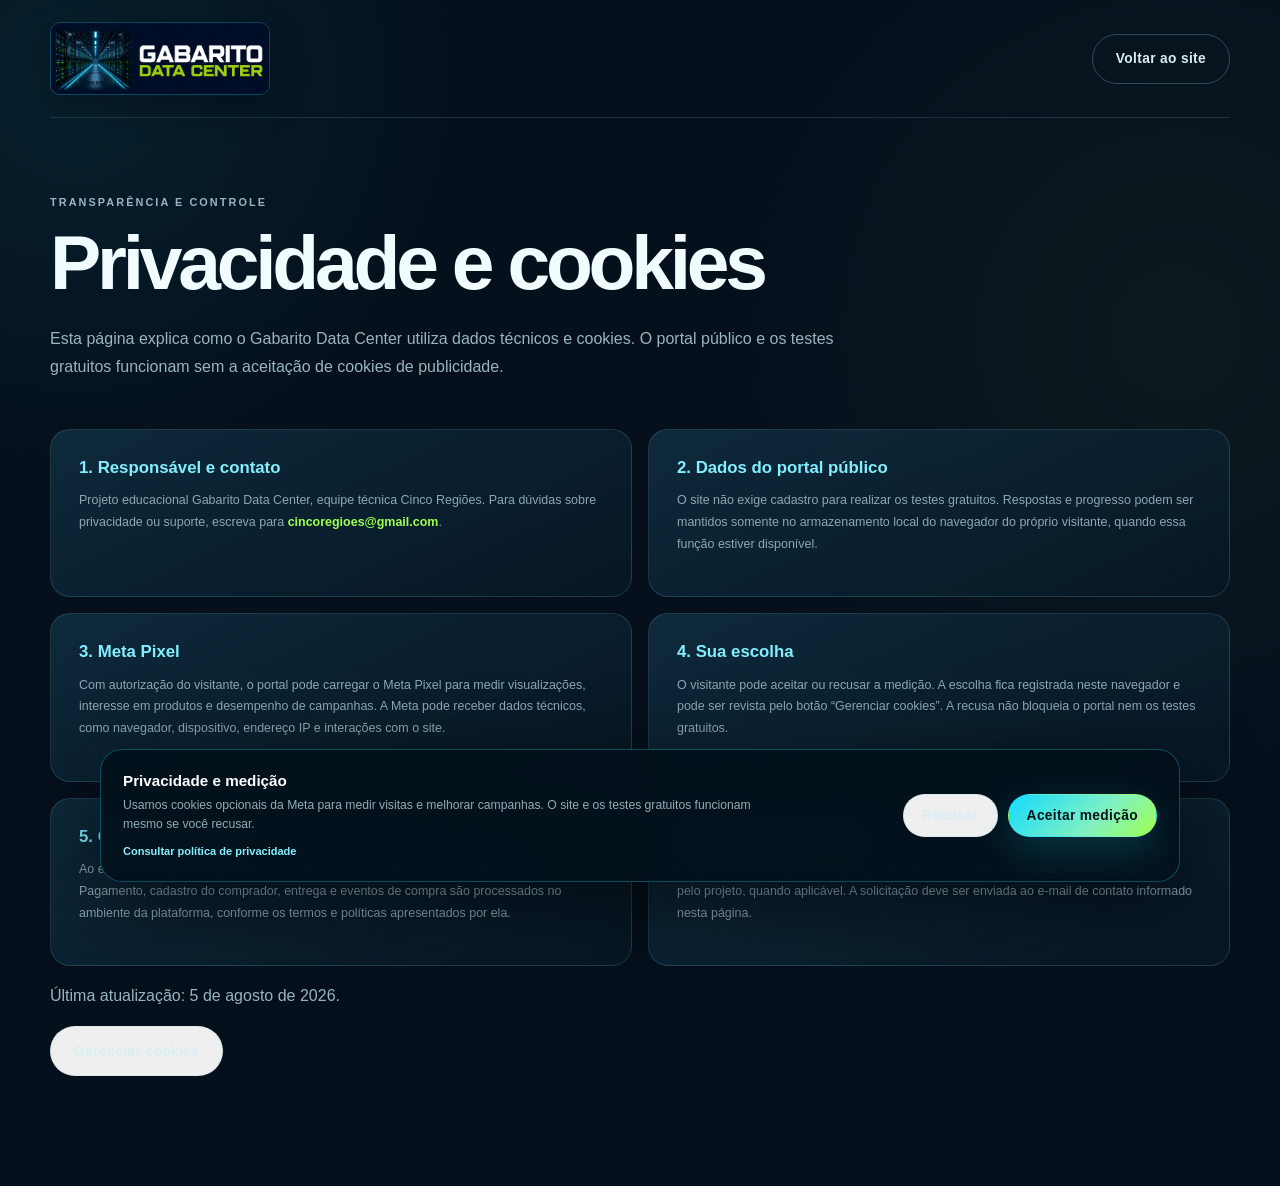
<file: privacidade.html>
<!doctype html>
<html lang="pt-BR">
  <head>
    <meta charset="utf-8" />
    <meta name="viewport" content="width=device-width, initial-scale=1" />
    <meta name="theme-color" content="#05101c" />
    <meta name="description" content="Política de privacidade e cookies do portal Gabarito Data Center." />
    <meta name="robots" content="index, follow" />
    <link rel="canonical" href="https://cincoregioes-star.github.io/gabarito-data-center-testes-gratis/privacidade.html" />
    <title>Privacidade e cookies | Gabarito Data Center</title>
    <link rel="icon" href="assets/favicon.svg" type="image/svg+xml" />
    <link rel="stylesheet" href="style.css" />
    <script src="meta-pixel.js" defer></script>
  </head>
  <body>
    <main class="legal-page">
      <header class="legal-header section-shell">
        <a href="index.html" aria-label="Voltar para o Gabarito Data Center">
          <img class="brand-mark brand-mark--compact" src="assets/gabarito-data-center-logo-premium.webp" alt="Gabarito Data Center" />
        </a>
        <a class="button button--outline" href="index.html">Voltar ao site</a>
      </header>

      <section class="legal-content section-shell">
        <p class="kicker">Transparência e controle</p>
        <h1>Privacidade e cookies</h1>
        <p>Esta página explica como o Gabarito Data Center utiliza dados técnicos e cookies. O portal público e os testes gratuitos funcionam sem a aceitação de cookies de publicidade.</p>

        <div class="legal-grid">
          <article class="legal-card">
            <h2>1. Responsável e contato</h2>
            <p>Projeto educacional Gabarito Data Center, equipe técnica Cinco Regiões. Para dúvidas sobre privacidade ou suporte, escreva para <a href="mailto:cincoregioes@gmail.com">cincoregioes@gmail.com</a>.</p>
          </article>

          <article class="legal-card">
            <h2>2. Dados do portal público</h2>
            <p>O site não exige cadastro para realizar os testes gratuitos. Respostas e progresso podem ser mantidos somente no armazenamento local do navegador do próprio visitante, quando essa função estiver disponível.</p>
          </article>

          <article class="legal-card">
            <h2>3. Meta Pixel</h2>
            <p>Com autorização do visitante, o portal pode carregar o Meta Pixel para medir visualizações, interesse em produtos e desempenho de campanhas. A Meta pode receber dados técnicos, como navegador, dispositivo, endereço IP e interações com o site.</p>
          </article>

          <article class="legal-card">
            <h2>4. Sua escolha</h2>
            <p>O visitante pode aceitar ou recusar a medição. A escolha fica registrada neste navegador e pode ser revista pelo botão “Gerenciar cookies”. A recusa não bloqueia o portal nem os testes gratuitos.</p>
          </article>

          <article class="legal-card">
            <h2>5. Compras na Kiwify</h2>
            <p>Ao escolher um produto premium, o visitante é encaminhado ao checkout da Kiwify. Pagamento, cadastro do comprador, entrega e eventos de compra são processados no ambiente da plataforma, conforme os termos e políticas apresentados por ela.</p>
          </article>

          <article class="legal-card">
            <h2>6. Direitos e solicitações</h2>
            <p>O titular pode solicitar informações, correção ou eliminação de dados tratados diretamente pelo projeto, quando aplicável. A solicitação deve ser enviada ao e-mail de contato informado nesta página.</p>
          </article>
        </div>

        <p>Última atualização: 5 de agosto de 2026.</p>
        <button class="button button--outline" type="button" id="manage-cookies">Gerenciar cookies</button>
      </section>
    </main>

    <aside class="cookie-banner" id="cookie-banner" aria-labelledby="cookie-title" hidden>
      <div class="cookie-banner__copy">
        <strong id="cookie-title">Privacidade e medição</strong>
        <p>Usamos cookies opcionais da Meta para medir visitas e melhorar campanhas. O site e os testes gratuitos funcionam mesmo se você recusar.</p>
        <a href="privacidade.html">Consultar política de privacidade</a>
      </div>
      <div class="cookie-banner__actions">
        <button class="button button--outline" type="button" id="reject-cookies">Recusar</button>
        <button class="button button--primary" type="button" id="accept-cookies">Aceitar medição</button>
      </div>
    </aside>
  </body>
</html>
</file>
<file: style.css>
:root {
  --ink: #05101c;
  --ink-soft: #081827;
  --panel: #0b2031;
  --panel-light: #102a3e;
  --line: rgba(153, 221, 234, 0.15);
  --text: #f1fcff;
  --muted: #9ab4c1;
  --cyan: #13dbff;
  --cyan-soft: #82efff;
  --lime: #9eff4f;
  --amber: #ffc84a;
  --violet: #b79cff;
  --white: #ffffff;
  --radius-sm: 14px;
  --radius-md: 22px;
  --radius-lg: 34px;
  --shadow: 0 28px 90px rgba(0, 0, 0, 0.34);
}

* {
  box-sizing: border-box;
}

html {
  scroll-behavior: smooth;
  background: var(--ink);
}

body {
  margin: 0;
  background:
    radial-gradient(circle at 6% 7%, rgba(19, 219, 255, 0.08), transparent 24rem),
    radial-gradient(circle at 92% 28%, rgba(158, 255, 79, 0.04), transparent 28rem),
    var(--ink);
  color: var(--text);
  font-family: Inter, Manrope, "Segoe UI", Arial, sans-serif;
  min-width: 320px;
  overflow-x: hidden;
}

body::selection {
  background: var(--cyan);
  color: var(--ink);
}

a {
  color: inherit;
  text-decoration: none;
}

button,
input {
  font: inherit;
}

button,
a {
  -webkit-tap-highlight-color: transparent;
}

main {
  overflow: hidden;
}

.sr-only {
  border: 0;
  clip: rect(0, 0, 0, 0);
  height: 1px;
  margin: -1px;
  overflow: hidden;
  padding: 0;
  position: absolute;
  white-space: nowrap;
  width: 1px;
}

.section-shell {
  width: min(1180px, calc(100% - 40px));
  margin-inline: auto;
}

.announcement {
  align-items: center;
  background: linear-gradient(90deg, #0dd5f8, #79f3b0 55%, #bbff62);
  color: #03121e;
  display: flex;
  font-size: 0.72rem;
  font-weight: 850;
  gap: 10px;
  justify-content: center;
  letter-spacing: 0.11em;
  min-height: 36px;
  padding: 8px 20px;
  text-align: center;
  text-transform: uppercase;
}

.announcement__pulse {
  animation: pulse 1.8s infinite;
  background: #062130;
  border-radius: 50%;
  height: 7px;
  width: 7px;
}

.announcement__dot {
  opacity: 0.5;
}

.site-header {
  align-items: center;
  display: grid;
  gap: 24px;
  grid-template-columns: 190px 1fr 190px;
  margin: 0 auto;
  max-width: 1240px;
  padding: 22px 30px;
  position: relative;
  z-index: 10;
}

.mini-brand {
  display: inline-flex;
  justify-self: start;
}

.brand-mark {
  aspect-ratio: 3 / 1;
  border: 1px solid rgba(19, 219, 255, 0.24);
  border-radius: 16px;
  box-shadow: 0 12px 34px rgba(0, 0, 0, 0.3);
  display: block;
  height: auto;
  max-width: 100%;
  object-fit: cover;
  width: 690px;
}

.brand-mark--compact {
  border-radius: 10px;
  width: 182px;
}

.site-nav {
  align-items: center;
  display: flex;
  gap: clamp(16px, 2.5vw, 32px);
  justify-content: center;
}

.site-nav a {
  color: #a9c0ca;
  font-size: 0.77rem;
  font-weight: 750;
  letter-spacing: 0.04em;
  position: relative;
}

.site-nav a::after {
  background: var(--cyan);
  bottom: -8px;
  content: "";
  height: 2px;
  left: 0;
  position: absolute;
  transform: scaleX(0);
  transform-origin: left;
  transition: transform 180ms ease;
  width: 100%;
}

.site-nav a:hover,
.site-nav a:focus-visible {
  color: var(--white);
}

.site-nav a:hover::after,
.site-nav a:focus-visible::after {
  transform: scaleX(1);
}

.button {
  align-items: center;
  border: 1px solid transparent;
  border-radius: 999px;
  cursor: pointer;
  display: inline-flex;
  font-size: 0.86rem;
  font-weight: 850;
  gap: 12px;
  justify-content: center;
  letter-spacing: 0.025em;
  min-height: 50px;
  padding: 0 23px;
  transition: border-color 180ms ease, box-shadow 180ms ease, color 180ms ease, transform 180ms ease;
}

.button:hover,
.button:focus-visible {
  transform: translateY(-2px);
}

.button:focus-visible,
.filter-button:focus-visible,
.search-box:focus-within,
summary:focus-visible {
  outline: 3px solid rgba(19, 219, 255, 0.35);
  outline-offset: 3px;
}

.button--small {
  font-size: 0.73rem;
  justify-self: end;
  min-height: 40px;
  padding-inline: 18px;
}

.button--primary {
  background: linear-gradient(135deg, var(--cyan), #81f1c1 60%, var(--lime));
  box-shadow: 0 14px 38px rgba(19, 219, 255, 0.18);
  color: #04141e;
}

.button--primary:hover,
.button--primary:focus-visible {
  box-shadow: 0 17px 48px rgba(19, 219, 255, 0.3);
}

.button--premium {
  background: linear-gradient(135deg, #ffd35a, #ff9f1c 58%, #ff5c35);
  box-shadow: 0 14px 38px rgba(255, 159, 28, 0.2);
  color: #211100;
}

.button--premium:hover,
.button--premium:focus-visible {
  box-shadow: 0 17px 48px rgba(255, 159, 28, 0.34);
}

.button--outline {
  border-color: rgba(155, 220, 234, 0.27);
  color: #d8eef3;
}

.button--outline:hover,
.button--outline:focus-visible,
.button--ghost:hover,
.button--ghost:focus-visible {
  border-color: rgba(19, 219, 255, 0.65);
  color: var(--white);
}

.button--ghost {
  border-color: var(--line);
  color: #b5cbd4;
}

.hero {
  align-items: center;
  display: grid;
  gap: clamp(52px, 7vw, 92px);
  grid-template-columns: minmax(0, 1.35fr) minmax(320px, 0.65fr);
  min-height: 790px;
  padding-block: 68px 100px;
  position: relative;
}

.hero-grid {
  background-image:
    linear-gradient(rgba(112, 198, 217, 0.055) 1px, transparent 1px),
    linear-gradient(90deg, rgba(112, 198, 217, 0.055) 1px, transparent 1px);
  background-size: 52px 52px;
  height: 100%;
  left: 50%;
  mask-image: linear-gradient(to bottom, transparent, black 16%, black 72%, transparent);
  opacity: 0.6;
  position: absolute;
  top: 0;
  transform: translateX(-50%);
  width: 100vw;
}

.hero-glow {
  border-radius: 50%;
  filter: blur(9px);
  pointer-events: none;
  position: absolute;
}

.hero-glow--one {
  background: rgba(19, 219, 255, 0.08);
  height: 360px;
  left: -180px;
  top: 80px;
  width: 360px;
}

.hero-glow--two {
  background: rgba(158, 255, 79, 0.055);
  bottom: 0;
  height: 320px;
  right: -110px;
  width: 320px;
}

.hero__content,
.hero__console {
  position: relative;
  z-index: 2;
}

.eyebrow {
  align-items: center;
  color: var(--cyan-soft);
  display: flex;
  font-size: 0.67rem;
  font-weight: 850;
  gap: 12px;
  letter-spacing: 0.2em;
  margin: 0 0 19px;
  text-transform: uppercase;
}

.eyebrow span:first-child::before {
  background: var(--cyan);
  border-radius: 50%;
  box-shadow: 0 0 12px var(--cyan);
  content: "";
  display: inline-block;
  height: 7px;
  margin-right: 11px;
  width: 7px;
}

.eyebrow span + span::before {
  color: #376273;
  content: "/";
  margin-right: 12px;
}

.hero__brand {
  margin: 0;
  width: min(100%, 690px);
}

.hero__headline {
  color: #d5e8ed;
  font-size: clamp(2.2rem, 4.25vw, 4.4rem);
  font-weight: 430;
  letter-spacing: -0.055em;
  line-height: 1.02;
  margin: 30px 0 23px;
}

.hero__headline strong {
  background: linear-gradient(90deg, var(--cyan), #94f4c1 55%, var(--lime));
  background-clip: text;
  color: transparent;
  font-weight: 850;
}

.hero__copy {
  color: var(--muted);
  font-size: clamp(1rem, 1.3vw, 1.12rem);
  line-height: 1.75;
  margin: 0;
  max-width: 680px;
}

.hero__actions {
  display: flex;
  flex-wrap: wrap;
  gap: 12px;
  margin-top: 32px;
}

.hero__note {
  color: #7798a5;
  display: flex;
  flex-wrap: wrap;
  font-size: 0.7rem;
  font-weight: 700;
  gap: 9px 20px;
  letter-spacing: 0.02em;
  margin: 22px 0 0;
}

.hero__note span {
  color: var(--lime);
  margin-right: -13px;
}

.hero__console {
  background:
    linear-gradient(160deg, rgba(25, 71, 94, 0.47), rgba(6, 20, 33, 0.88)),
    var(--ink-soft);
  border: 1px solid rgba(75, 208, 231, 0.25);
  border-radius: 30px;
  box-shadow: var(--shadow), inset 0 1px 0 rgba(255, 255, 255, 0.05);
  max-width: 420px;
  padding: 16px;
  transform: perspective(1000px) rotateY(-2deg) rotateX(1deg);
}

.hero__console::before {
  background: linear-gradient(90deg, transparent, rgba(19, 219, 255, 0.6), transparent);
  content: "";
  height: 1px;
  left: 12%;
  position: absolute;
  top: 0;
  width: 76%;
}

.console__topline {
  color: #7298a6;
  display: flex;
  font-family: ui-monospace, SFMono-Regular, Menlo, Monaco, monospace;
  font-size: 0.61rem;
  font-weight: 750;
  justify-content: space-between;
  letter-spacing: 0.12em;
  padding: 4px 5px 14px;
}

.datacenter-visual {
  aspect-ratio: 16 / 9;
  border: 1px solid #164056;
  border-radius: 20px;
  margin: 0;
  overflow: hidden;
  position: relative;
}

.datacenter-visual::after {
  background: linear-gradient(180deg, rgba(2, 10, 17, 0.1) 18%, rgba(2, 10, 17, 0.22) 52%, rgba(2, 10, 17, 0.94) 100%);
  content: "";
  inset: 0;
  pointer-events: none;
  position: absolute;
}

.datacenter-visual > img {
  display: block;
  height: 100%;
  object-fit: cover;
  width: 100%;
}

.datacenter-visual__logo {
  filter: drop-shadow(0 10px 22px rgba(0, 0, 0, 0.75));
  left: 50%;
  position: absolute;
  top: 17px;
  transform: translateX(-50%);
  width: 69%;
  z-index: 2;
}

.datacenter-visual__logo .brand-mark {
  width: 100%;
}

.datacenter-visual figcaption {
  bottom: 16px;
  display: grid;
  gap: 5px;
  left: 18px;
  position: absolute;
  right: 18px;
  z-index: 2;
}

.datacenter-visual figcaption span {
  color: var(--cyan-soft);
  font-family: ui-monospace, SFMono-Regular, Menlo, Monaco, monospace;
  font-size: 0.55rem;
  font-weight: 850;
  letter-spacing: 0.11em;
}

.datacenter-visual figcaption strong {
  color: #eaffff;
  font-size: 0.78rem;
  letter-spacing: -0.01em;
}

.status-dot {
  animation: pulse 2s infinite;
  background: var(--lime);
  border-radius: 50%;
  box-shadow: 0 0 10px rgba(158, 255, 79, 0.8);
  display: inline-block;
  height: 7px;
  margin-right: 6px;
  width: 7px;
}

.rack-display {
  background:
    linear-gradient(rgba(19, 219, 255, 0.035) 1px, transparent 1px),
    #051522;
  background-size: 100% 28px;
  border: 1px solid #164056;
  border-radius: 20px;
  padding: 18px;
}

.rack-display__header {
  align-items: center;
  color: #8dafba;
  display: flex;
  font-size: 0.6rem;
  font-weight: 850;
  justify-content: space-between;
  letter-spacing: 0.14em;
}

.live-badge {
  background: rgba(158, 255, 79, 0.1);
  border: 1px solid rgba(158, 255, 79, 0.3);
  border-radius: 999px;
  color: var(--lime);
  padding: 5px 8px;
}

.score-ring {
  align-items: center;
  background:
    radial-gradient(circle at center, #071b2a 60%, transparent 61%),
    conic-gradient(var(--cyan) 0 76%, rgba(67, 115, 130, 0.18) 76% 100%);
  border-radius: 50%;
  display: flex;
  height: 170px;
  justify-content: center;
  margin: 27px auto 23px;
  position: relative;
  width: 170px;
}

.score-ring::after {
  border: 1px solid rgba(19, 219, 255, 0.13);
  border-radius: 50%;
  content: "";
  inset: 13px;
  position: absolute;
}

.score-ring div {
  text-align: center;
  z-index: 1;
}

.score-ring strong {
  color: var(--white);
  display: block;
  font-size: 3.5rem;
  letter-spacing: -0.07em;
  line-height: 1;
}

.score-ring span {
  color: #789aa8;
  display: block;
  font-size: 0.62rem;
  font-weight: 800;
  letter-spacing: 0.08em;
  margin-top: 7px;
  text-transform: uppercase;
}

.rack-lines {
  display: grid;
  gap: 8px;
}

.rack-lines > span {
  background: rgba(99, 146, 159, 0.16);
  border-radius: 999px;
  height: 5px;
  overflow: hidden;
  position: relative;
}

.rack-lines > span::after {
  background: linear-gradient(90deg, var(--cyan), var(--lime));
  border-radius: inherit;
  content: "";
  height: 100%;
  left: 0;
  position: absolute;
  top: 0;
  width: var(--fill);
}

.console__stats {
  display: grid;
  grid-template-columns: repeat(3, 1fr);
  padding: 16px 2px 2px;
}

.console__stats > div {
  border-right: 1px solid var(--line);
  padding: 0 12px;
  text-align: center;
}

.console__stats > div:last-child {
  border: 0;
}

.console__stats strong,
.console__stats span {
  display: block;
}

.console__stats strong {
  color: #dffaff;
  font-size: 0.87rem;
}

.console__stats span {
  color: #668796;
  font-size: 0.54rem;
  margin-top: 4px;
  text-transform: uppercase;
}

.signal-strip {
  background: linear-gradient(90deg, rgba(12, 39, 55, 0.8), rgba(12, 32, 48, 0.95));
  border-block: 1px solid var(--line);
  display: grid;
  grid-template-columns: repeat(4, 1fr);
  margin: 0 auto;
  max-width: 1500px;
  padding-inline: max(20px, calc((100% - 1180px) / 2));
}

.signal-strip > div {
  align-items: center;
  border-right: 1px solid var(--line);
  display: flex;
  gap: 14px;
  min-height: 92px;
  padding: 18px 24px;
}

.signal-strip > div:first-child {
  padding-left: 0;
}

.signal-strip > div:last-child {
  border: 0;
  padding-right: 0;
}

.signal-strip strong {
  color: var(--cyan);
  font-size: clamp(1.2rem, 2vw, 1.7rem);
  letter-spacing: -0.05em;
}

.signal-strip span {
  color: #829fac;
  font-size: 0.68rem;
  font-weight: 750;
  line-height: 1.35;
  text-transform: uppercase;
}

.section {
  padding-block: 120px;
}

.section-heading {
  margin-bottom: 46px;
  max-width: 760px;
}

.section-heading--split {
  align-items: end;
  display: grid;
  gap: 60px;
  grid-template-columns: minmax(0, 1.25fr) minmax(280px, 0.75fr);
  max-width: none;
}

.kicker {
  color: var(--cyan);
  font-size: 0.68rem;
  font-weight: 900;
  letter-spacing: 0.19em;
  margin: 0 0 13px;
  text-transform: uppercase;
}

.section-heading h2,
.access-card h2,
.final-cta h2 {
  color: var(--white);
  font-size: clamp(2.15rem, 4vw, 4rem);
  font-weight: 780;
  letter-spacing: -0.055em;
  line-height: 1.02;
  margin: 0;
}

.section-heading > p:last-child,
.section-heading--split > p,
.final-cta p {
  color: var(--muted);
  font-size: 1rem;
  line-height: 1.75;
  margin: 17px 0 0;
}

.section-heading--split > p {
  margin: 0;
}

.steps-grid {
  display: grid;
  gap: 18px;
  grid-template-columns: repeat(3, 1fr);
}

.step-card {
  background: linear-gradient(160deg, rgba(18, 48, 67, 0.74), rgba(8, 25, 39, 0.86));
  border: 1px solid var(--line);
  border-radius: var(--radius-md);
  min-height: 300px;
  overflow: hidden;
  padding: 30px;
  position: relative;
}

.step-card::after {
  background: radial-gradient(circle, rgba(19, 219, 255, 0.14), transparent 70%);
  content: "";
  height: 190px;
  position: absolute;
  right: -80px;
  top: -80px;
  width: 190px;
}

.step-card__number {
  color: #527483;
  font-family: ui-monospace, SFMono-Regular, Menlo, monospace;
  font-size: 0.68rem;
  font-weight: 800;
  letter-spacing: 0.13em;
}

.step-card__icon {
  align-items: center;
  background: #0c2c3e;
  border: 1px solid #17516a;
  border-radius: 15px;
  color: var(--cyan);
  display: flex;
  font-size: 1.35rem;
  height: 54px;
  justify-content: center;
  margin: 44px 0 25px;
  width: 54px;
}

.step-card h3 {
  font-size: 1.22rem;
  letter-spacing: -0.025em;
  margin: 0 0 10px;
}

.step-card p {
  color: var(--muted);
  font-size: 0.86rem;
  line-height: 1.7;
  margin: 0;
}

.catalog-section {
  border-top: 1px solid var(--line);
}

.catalog-toolbar {
  align-items: center;
  display: flex;
  gap: 20px;
  justify-content: space-between;
  margin-bottom: 18px;
}

.search-box {
  align-items: center;
  background: rgba(12, 34, 49, 0.78);
  border: 1px solid var(--line);
  border-radius: 999px;
  color: #648997;
  display: flex;
  flex: 1;
  gap: 11px;
  max-width: 450px;
  min-height: 50px;
  padding: 0 17px;
}

.search-box input {
  background: transparent;
  border: 0;
  color: var(--text);
  font-size: 0.82rem;
  outline: 0;
  width: 100%;
}

.search-box input::placeholder {
  color: #64808c;
}

.filter-list {
  display: flex;
  flex-wrap: wrap;
  gap: 7px;
  justify-content: flex-end;
}

.filter-button {
  background: transparent;
  border: 1px solid var(--line);
  border-radius: 999px;
  color: #8ca9b4;
  cursor: pointer;
  font-size: 0.72rem;
  font-weight: 800;
  min-height: 39px;
  padding: 0 14px;
  transition: 160ms ease;
}

.filter-button:hover,
.filter-button.is-active {
  background: rgba(19, 219, 255, 0.1);
  border-color: rgba(19, 219, 255, 0.5);
  color: var(--cyan-soft);
}

.catalog-meta {
  color: #638390;
  display: flex;
  font-size: 0.67rem;
  font-weight: 750;
  justify-content: space-between;
  letter-spacing: 0.045em;
  margin-bottom: 26px;
  padding-inline: 4px;
  text-transform: uppercase;
}

.track-grid {
  display: grid;
  gap: 18px;
  grid-template-columns: repeat(3, minmax(0, 1fr));
}

.track-card {
  --track-accent: var(--cyan);
  background: linear-gradient(155deg, rgba(17, 48, 67, 0.8), rgba(7, 23, 36, 0.92));
  border: 1px solid var(--line);
  border-radius: var(--radius-md);
  display: flex;
  flex-direction: column;
  min-height: 580px;
  overflow: hidden;
  padding: 24px;
  position: relative;
  transition: border-color 180ms ease, transform 180ms ease;
}

.track-card::before {
  background: var(--track-accent);
  content: "";
  height: 3px;
  left: 24px;
  position: absolute;
  right: 62%;
  top: 0;
}

.track-card::after {
  background: radial-gradient(circle, color-mix(in srgb, var(--track-accent) 14%, transparent), transparent 68%);
  content: "";
  height: 240px;
  pointer-events: none;
  position: absolute;
  right: -110px;
  top: -110px;
  width: 240px;
}

.track-card:hover {
  border-color: color-mix(in srgb, var(--track-accent) 46%, transparent);
  transform: translateY(-4px);
}

.track-card--lime { --track-accent: var(--lime); }
.track-card--amber { --track-accent: var(--amber); }
.track-card--violet { --track-accent: var(--violet); }

.track-card__top {
  align-items: center;
  display: flex;
  justify-content: space-between;
}

.track-code {
  align-items: center;
  background: color-mix(in srgb, var(--track-accent) 11%, transparent);
  border: 1px solid color-mix(in srgb, var(--track-accent) 28%, transparent);
  border-radius: 10px;
  color: var(--track-accent);
  display: flex;
  font-family: ui-monospace, SFMono-Regular, Menlo, monospace;
  font-size: 0.66rem;
  font-weight: 900;
  height: 36px;
  justify-content: center;
  letter-spacing: 0.08em;
  width: 50px;
}

.track-category {
  color: #6e8c99;
  font-size: 0.61rem;
  font-weight: 800;
  letter-spacing: 0.1em;
  text-transform: uppercase;
}

.track-level {
  color: var(--track-accent);
  font-size: 0.65rem;
  font-weight: 800;
  letter-spacing: 0.035em;
  margin: 29px 0 8px;
  text-transform: uppercase;
}

.track-card h3 {
  font-size: 1.45rem;
  letter-spacing: -0.04em;
  line-height: 1.1;
  margin: 0 0 13px;
  max-width: 300px;
}

.track-description {
  color: #91aeba;
  font-size: 0.79rem;
  line-height: 1.65;
  margin: 0;
  min-height: 82px;
}

.free-plan {
  background: rgba(4, 20, 31, 0.62);
  border: 1px solid rgba(158, 255, 79, 0.15);
  border-radius: 14px;
  display: grid;
  gap: 5px;
  margin-top: 20px;
  padding: 15px;
}

.free-plan__badge {
  color: var(--lime);
  font-size: 0.58rem;
  font-weight: 900;
  letter-spacing: 0.13em;
}

.free-plan strong {
  color: #d9f3ed;
  font-size: 0.82rem;
}

.free-plan small {
  color: #668591;
  font-size: 0.66rem;
  line-height: 1.4;
}

.track-free-link {
  margin-top: 13px;
  position: relative;
  width: 100%;
  z-index: 1;
}

.track-premium-link {
  margin-top: 15px;
  position: relative;
  width: 100%;
  z-index: 1;
}

.module-details {
  border-bottom: 1px solid var(--line);
  margin-top: 18px;
}

.module-details summary {
  align-items: center;
  color: #a9c2cb;
  cursor: pointer;
  display: flex;
  font-size: 0.73rem;
  font-weight: 780;
  justify-content: space-between;
  list-style: none;
  padding: 3px 0 16px;
}

.module-details summary::-webkit-details-marker,
.faq-list summary::-webkit-details-marker {
  display: none;
}

.module-details summary span {
  color: var(--track-accent);
  font-size: 1rem;
  transition: transform 180ms ease;
}

.module-details[open] summary span,
.faq-list details[open] summary span {
  transform: rotate(45deg);
}

.module-details ol {
  display: grid;
  gap: 7px;
  list-style: none;
  margin: 0;
  padding: 0 0 17px;
}

.module-details li {
  color: #7d99a5;
  display: flex;
  font-size: 0.67rem;
  gap: 9px;
  justify-content: space-between;
}

.module-details li strong {
  color: #a9c8d0;
  white-space: nowrap;
}

.track-card__footer {
  align-items: end;
  display: flex;
  gap: 20px;
  justify-content: space-between;
  margin-top: auto;
  padding-top: 22px;
}

.track-card__footer small,
.track-card__footer strong,
.question-count span {
  display: block;
}

.track-card__footer small {
  color: #617f8a;
  font-size: 0.57rem;
  letter-spacing: 0.08em;
  margin-bottom: 3px;
  text-transform: uppercase;
}

.track-card__footer > div:first-child > strong {
  color: var(--track-accent);
  font-size: 1.25rem;
}

.question-count {
  text-align: right;
}

.question-count strong {
  color: #cee5eb;
  font-size: 0.83rem;
}

.question-count span {
  color: #5e7d89;
  font-size: 0.59rem;
  margin-top: 2px;
}

.empty-state {
  background: rgba(12, 34, 49, 0.7);
  border: 1px dashed rgba(154, 217, 230, 0.25);
  border-radius: var(--radius-md);
  padding: 60px 25px;
  text-align: center;
}

.empty-state strong {
  font-size: 1.2rem;
}

.empty-state p {
  color: var(--muted);
  margin-bottom: 24px;
}

.access-grid {
  display: grid;
  gap: 20px;
  grid-template-columns: repeat(2, minmax(0, 1fr));
}

.access-card {
  border: 1px solid var(--line);
  border-radius: var(--radius-lg);
  min-height: 600px;
  overflow: hidden;
  padding: clamp(32px, 5vw, 56px);
  position: relative;
}

.access-card::after {
  border: 1px solid currentColor;
  border-radius: 50%;
  content: "";
  height: 350px;
  opacity: 0.09;
  position: absolute;
  right: -200px;
  top: -140px;
  width: 350px;
}

.access-card--free {
  background: linear-gradient(145deg, rgba(10, 54, 69, 0.8), rgba(5, 25, 38, 0.94));
  color: var(--cyan);
}

.access-card--premium {
  background:
    radial-gradient(circle at 90% 10%, rgba(255, 200, 74, 0.12), transparent 19rem),
    linear-gradient(145deg, rgba(58, 43, 22, 0.47), rgba(17, 23, 31, 0.96));
  border-color: rgba(255, 200, 74, 0.2);
  color: var(--amber);
}

.access-card__eyebrow {
  font-size: 0.65rem;
  font-weight: 900;
  letter-spacing: 0.14em;
  margin-bottom: 30px;
}

.premium-spark {
  margin-right: 6px;
}

.access-card h2 {
  font-size: clamp(2rem, 3.2vw, 3.25rem);
  max-width: 460px;
}

.access-card__lead {
  color: #9db5be;
  font-size: 0.94rem;
  line-height: 1.75;
  margin: 20px 0 30px;
  max-width: 470px;
}

.check-list {
  display: grid;
  gap: 14px;
  list-style: none;
  margin: 0;
  padding: 0;
}

.check-list li {
  align-items: center;
  color: #ccdde2;
  display: flex;
  font-size: 0.8rem;
  gap: 11px;
}

.check-list li span {
  align-items: center;
  background: rgba(19, 219, 255, 0.11);
  border: 1px solid rgba(19, 219, 255, 0.25);
  border-radius: 50%;
  color: var(--cyan);
  display: flex;
  flex: 0 0 auto;
  font-size: 0.63rem;
  height: 24px;
  justify-content: center;
  width: 24px;
}

.check-list--gold li span {
  background: rgba(255, 200, 74, 0.09);
  border-color: rgba(255, 200, 74, 0.25);
  color: var(--amber);
}

.release-note,
.kiwify-lock {
  background: rgba(4, 19, 29, 0.58);
  border: 1px solid rgba(19, 219, 255, 0.16);
  border-radius: var(--radius-sm);
  bottom: 46px;
  left: clamp(32px, 5vw, 56px);
  padding: 18px;
  position: absolute;
  right: clamp(32px, 5vw, 56px);
}

.release-note span {
  color: var(--lime);
  display: block;
  font-size: 0.58rem;
  font-weight: 900;
  letter-spacing: 0.13em;
  margin-bottom: 6px;
}

.release-note p {
  color: #89a6b1;
  font-size: 0.73rem;
  line-height: 1.5;
  margin: 0;
}

.release-note .button {
  margin-top: 12px;
  position: relative;
  width: 100%;
  z-index: 1;
}

.kiwify-lock {
  align-items: center;
  border-color: rgba(255, 200, 74, 0.2);
  display: flex;
  gap: 14px;
}

.lock-icon {
  align-items: center;
  background: rgba(255, 200, 74, 0.11);
  border-radius: 12px;
  color: var(--amber);
  display: flex;
  height: 42px;
  justify-content: center;
  width: 42px;
}

.kiwify-lock strong,
.kiwify-lock small {
  display: block;
}

.kiwify-lock strong {
  color: #f5e7c3;
  font-size: 0.76rem;
}

.kiwify-lock small {
  color: #8e8371;
  font-size: 0.65rem;
  line-height: 1.35;
  margin-top: 4px;
}

.projects-section {
  border-block: 1px solid var(--line);
}

.project-grid {
  display: grid;
  gap: 20px;
  grid-template-columns: repeat(2, 1fr);
}

.project-card {
  border: 1px solid var(--line);
  border-radius: var(--radius-lg);
  min-height: 510px;
  overflow: hidden;
  padding: clamp(32px, 5vw, 50px);
  position: relative;
}

.project-card::before {
  background-image:
    linear-gradient(currentColor 1px, transparent 1px),
    linear-gradient(90deg, currentColor 1px, transparent 1px);
  background-size: 38px 38px;
  bottom: 0;
  content: "";
  mask-image: linear-gradient(to top, black, transparent 75%);
  opacity: 0.035;
  position: absolute;
  right: 0;
  top: 0;
  width: 65%;
}

.project-card--max {
  background:
    radial-gradient(circle at 90% 12%, rgba(19, 219, 255, 0.18), transparent 17rem),
    linear-gradient(145deg, #0a3245, #071c2b);
  color: var(--cyan);
}

.project-card--enem {
  background:
    radial-gradient(circle at 90% 12%, rgba(158, 255, 79, 0.15), transparent 17rem),
    linear-gradient(145deg, #173a32, #091f28);
  color: var(--lime);
}

.project-card__tag {
  font-size: 0.61rem;
  font-weight: 900;
  letter-spacing: 0.15em;
}

.project-card__symbol {
  align-items: center;
  background: rgba(19, 219, 255, 0.08);
  border: 1px solid rgba(19, 219, 255, 0.25);
  border-radius: 18px;
  display: flex;
  font-size: 2.2rem;
  font-weight: 900;
  height: 76px;
  justify-content: center;
  margin: 41px 0 25px;
  width: 76px;
}

.project-card__symbol--db {
  background: rgba(158, 255, 79, 0.08);
  border-color: rgba(158, 255, 79, 0.25);
  font-size: 1.25rem;
  letter-spacing: -0.07em;
}

.project-card h3 {
  color: var(--white);
  font-size: clamp(2rem, 3.4vw, 3.3rem);
  letter-spacing: -0.055em;
  line-height: 1;
  margin: 0 0 17px;
}

.project-card > p {
  color: #9db6bf;
  font-size: 0.86rem;
  line-height: 1.7;
  margin: 0;
  max-width: 460px;
}

.project-card__stat {
  align-items: center;
  display: flex;
  gap: 12px;
  margin-top: 27px;
}

.project-card__stat strong {
  font-size: 1.8rem;
}

.project-card__stat span {
  color: #7f9aa5;
  font-size: 0.7rem;
  line-height: 1.35;
  max-width: 150px;
}

.project-link {
  align-items: center;
  bottom: 46px;
  color: currentColor;
  display: flex;
  font-size: 0.77rem;
  font-weight: 850;
  gap: 12px;
  left: clamp(32px, 5vw, 50px);
  letter-spacing: 0.02em;
  position: absolute;
}

.project-link span {
  align-items: center;
  border: 1px solid currentColor;
  border-radius: 50%;
  display: flex;
  height: 29px;
  justify-content: center;
  transition: transform 180ms ease;
  width: 29px;
}

.project-link:hover span,
.project-link:focus-visible span {
  transform: translate(3px, -3px);
}

.principles-grid {
  display: grid;
  gap: 1px;
  grid-template-columns: repeat(4, 1fr);
}

.principles-grid article {
  background: rgba(11, 31, 46, 0.7);
  border: 1px solid var(--line);
  min-height: 270px;
  padding: 28px;
}

.principles-grid article:first-child { border-radius: 20px 0 0 20px; }
.principles-grid article:last-child { border-radius: 0 20px 20px 0; }

.principles-grid article > span {
  color: #4e727f;
  font-family: ui-monospace, SFMono-Regular, Menlo, monospace;
  font-size: 0.66rem;
  font-weight: 800;
}

.principles-grid h3 {
  font-size: 1.05rem;
  margin: 84px 0 11px;
}

.principles-grid p {
  color: #7f9da8;
  font-size: 0.75rem;
  line-height: 1.65;
  margin: 0;
}

.faq-section {
  padding-top: 10px;
}

.faq-list {
  border-top: 1px solid var(--line);
}

.faq-list details {
  border-bottom: 1px solid var(--line);
}

.faq-list summary {
  align-items: center;
  color: #d9ecf1;
  cursor: pointer;
  display: flex;
  font-size: clamp(0.92rem, 1.4vw, 1.08rem);
  font-weight: 700;
  justify-content: space-between;
  list-style: none;
  padding: 27px 4px;
}

.faq-list summary span {
  color: var(--cyan);
  font-size: 1.2rem;
  transition: transform 180ms ease;
}

.faq-list details p {
  color: var(--muted);
  font-size: 0.84rem;
  line-height: 1.75;
  margin: -7px 0 27px;
  max-width: 850px;
  padding-inline: 4px;
}

.final-cta {
  align-items: center;
  background:
    radial-gradient(circle at 84% 20%, rgba(158, 255, 79, 0.12), transparent 18rem),
    linear-gradient(135deg, rgba(10, 54, 68, 0.86), rgba(9, 29, 44, 0.98));
  border: 1px solid rgba(19, 219, 255, 0.2);
  border-radius: var(--radius-lg);
  display: flex;
  gap: 60px;
  justify-content: space-between;
  margin-bottom: 110px;
  min-height: 300px;
  padding: clamp(35px, 6vw, 70px);
}

.final-cta > div {
  max-width: 750px;
}

.final-cta h2 {
  font-size: clamp(2rem, 3.5vw, 3.5rem);
}

.final-cta .button {
  flex: 0 0 auto;
}

.site-footer {
  background: #030c14;
  border-top: 1px solid var(--line);
  padding-top: 68px;
}

.site-footer__main {
  align-items: start;
  display: grid;
  gap: 50px;
  grid-template-columns: 1fr auto;
  padding-bottom: 52px;
}

.site-footer__main .brand-mark--compact {
  width: 250px;
}

.site-footer__main p {
  color: #6e8d99;
  font-size: 0.76rem;
  line-height: 1.65;
  margin: 19px 0 0;
  max-width: 430px;
}

.site-footer__main nav {
  display: grid;
  gap: 13px;
  grid-template-columns: repeat(2, minmax(90px, 1fr));
}

.site-footer__main nav a {
  color: #88a3ae;
  font-size: 0.72rem;
  font-weight: 750;
}

.site-footer__main nav a:hover {
  color: var(--cyan);
}

.footer-contact {
  align-items: center;
  border-top: 1px solid var(--line);
  display: flex;
  gap: 40px;
  justify-content: space-between;
  padding-block: 24px;
}

.footer-contact > div,
.footer-contact > a {
  display: grid;
  gap: 5px;
}

.footer-contact > a {
  text-align: right;
}

.footer-contact span {
  color: #577581;
  font-size: 0.58rem;
  font-weight: 800;
  letter-spacing: 0.12em;
  text-transform: uppercase;
}

.footer-contact strong {
  color: #b8d2da;
  font-size: 0.82rem;
}

.footer-contact > a:hover strong,
.footer-contact > a:focus-visible strong {
  color: var(--cyan);
}

.disclaimer {
  border-block: 1px solid var(--line);
  padding-block: 22px;
}

.disclaimer p {
  color: #607d88;
  font-size: 0.65rem;
  line-height: 1.65;
  margin: 0;
}

.disclaimer strong {
  color: #8aa5af;
}

.site-footer__bottom {
  color: #476570;
  display: flex;
  font-size: 0.59rem;
  font-weight: 750;
  justify-content: space-between;
  letter-spacing: 0.09em;
  padding-block: 23px;
  text-transform: uppercase;
}

.footer-legal-links {
  align-items: center;
  display: flex;
  gap: 18px;
}

.footer-legal-links a,
.footer-legal-links button {
  background: transparent;
  border: 0;
  color: inherit;
  cursor: pointer;
  font: inherit;
  letter-spacing: inherit;
  padding: 0;
  text-transform: inherit;
}

.footer-legal-links a:hover,
.footer-legal-links a:focus-visible,
.footer-legal-links button:hover,
.footer-legal-links button:focus-visible {
  color: var(--cyan);
}

.cookie-banner {
  align-items: center;
  backdrop-filter: blur(18px);
  background: rgba(4, 17, 28, 0.96);
  border: 1px solid rgba(19, 219, 255, 0.3);
  border-radius: 22px;
  bottom: 18px;
  box-shadow: 0 24px 80px rgba(0, 0, 0, 0.55);
  display: flex;
  gap: 30px;
  justify-content: space-between;
  left: 50%;
  max-width: 1080px;
  padding: 22px;
  position: fixed;
  transform: translateX(-50%);
  width: min(calc(100% - 36px), 1080px);
  z-index: 1000;
}

.cookie-banner[hidden] {
  display: none;
}

.cookie-banner__copy {
  max-width: 650px;
}

.cookie-banner__copy strong {
  color: var(--white);
  display: block;
  font-size: 0.95rem;
  margin-bottom: 7px;
}

.cookie-banner__copy p {
  color: #91acb7;
  font-size: 0.76rem;
  line-height: 1.55;
  margin: 0 0 7px;
}

.cookie-banner__copy a {
  color: var(--cyan-soft);
  font-size: 0.69rem;
  font-weight: 800;
}

.cookie-banner__actions {
  display: flex;
  flex: 0 0 auto;
  gap: 10px;
}

.cookie-banner__actions .button {
  min-height: 43px;
  padding-inline: 18px;
}

.legal-page {
  min-height: 100vh;
}

.legal-header {
  align-items: center;
  border-bottom: 1px solid var(--line);
  display: flex;
  justify-content: space-between;
  padding-block: 22px;
}

.legal-header .brand-mark--compact {
  width: 220px;
}

.legal-content {
  padding-block: 75px 110px;
}

.legal-content h1 {
  font-size: clamp(2.3rem, 6vw, 5rem);
  letter-spacing: -0.055em;
  line-height: 0.98;
  margin: 0 0 24px;
}

.legal-content > p {
  color: var(--muted);
  line-height: 1.75;
  max-width: 820px;
}

.legal-grid {
  display: grid;
  gap: 16px;
  grid-template-columns: repeat(2, minmax(0, 1fr));
  margin-top: 48px;
}

.legal-card {
  background: linear-gradient(155deg, rgba(17, 48, 67, 0.8), rgba(7, 23, 36, 0.92));
  border: 1px solid var(--line);
  border-radius: 20px;
  padding: 28px;
}

.legal-card h2 {
  color: var(--cyan-soft);
  font-size: 1.05rem;
  margin: 0 0 12px;
}

.legal-card p,
.legal-card li {
  color: #8ca8b4;
  font-size: 0.78rem;
  line-height: 1.75;
}

.legal-card ul {
  margin: 0;
  padding-left: 19px;
}

.legal-card a {
  color: var(--lime);
  font-weight: 800;
}

@keyframes pulse {
  0%, 100% { opacity: 0.45; transform: scale(0.9); }
  50% { opacity: 1; transform: scale(1.15); }
}

@media (max-width: 1080px) {
  .site-header {
    grid-template-columns: 170px 1fr;
  }

  .site-header > .button {
    display: none;
  }

  .site-nav {
    justify-content: flex-end;
  }

  .hero {
    gap: 45px;
    grid-template-columns: minmax(0, 1.2fr) minmax(300px, 0.8fr);
  }

  .track-grid {
    grid-template-columns: repeat(2, minmax(0, 1fr));
  }

  .principles-grid {
    grid-template-columns: repeat(2, 1fr);
  }

  .principles-grid article:first-child { border-radius: 20px 0 0 0; }
  .principles-grid article:nth-child(2) { border-radius: 0 20px 0 0; }
  .principles-grid article:nth-child(3) { border-radius: 0 0 0 20px; }
  .principles-grid article:last-child { border-radius: 0 0 20px 0; }
}

@media (max-width: 860px) {
  .site-header {
    display: flex;
    justify-content: center;
    padding-block: 20px 8px;
  }

  .mini-brand {
    display: none;
  }

  .site-nav {
    justify-content: flex-start;
    max-width: 100%;
    overflow-x: auto;
    padding: 0 18px 12px;
    scrollbar-width: none;
  }

  .site-nav::-webkit-scrollbar { display: none; }
  .site-nav a { flex: 0 0 auto; }

  .hero {
    grid-template-columns: 1fr;
    min-height: auto;
    padding-block: 65px 90px;
    text-align: center;
  }

  .hero__content {
    display: flex;
    flex-direction: column;
    align-items: center;
  }

  .hero__console {
    margin-inline: auto;
    transform: none;
    width: min(100%, 440px);
  }

  .eyebrow,
  .hero__actions,
  .hero__note {
    justify-content: center;
  }

  .signal-strip {
    grid-template-columns: repeat(2, 1fr);
  }

  .signal-strip > div:nth-child(2) { border-right: 0; }
  .signal-strip > div:first-child { padding-left: 16px; }
  .signal-strip > div:last-child { padding-right: 16px; }
  .signal-strip > div:nth-child(-n+2) { border-bottom: 1px solid var(--line); }

  .section-heading--split {
    align-items: start;
    gap: 20px;
    grid-template-columns: 1fr;
  }

  .steps-grid,
  .access-grid,
  .project-grid {
    grid-template-columns: 1fr;
  }

  .step-card {
    min-height: 260px;
  }

  .catalog-toolbar {
    align-items: stretch;
    flex-direction: column;
  }

  .search-box {
    max-width: none;
  }

  .filter-list {
    justify-content: flex-start;
  }

  .access-card {
    min-height: 560px;
  }

  .project-card {
    min-height: 500px;
  }

  .final-cta {
    align-items: flex-start;
    flex-direction: column;
  }
}

@media (max-width: 620px) {
  .section-shell {
    width: min(100% - 28px, 1180px);
  }

  .announcement {
    font-size: 0.57rem;
    letter-spacing: 0.07em;
  }

  .announcement__dot,
  .announcement__dot + * {
    display: none;
  }

  .hero {
    padding-top: 45px;
  }

  .eyebrow {
    font-size: 0.55rem;
    gap: 5px;
    letter-spacing: 0.13em;
  }

  .eyebrow span + span::before {
    margin-right: 5px;
  }

  .hero__headline {
    font-size: clamp(2.25rem, 12vw, 3.35rem);
  }

  .hero__copy {
    font-size: 0.9rem;
  }

  .hero__actions {
    align-items: stretch;
    flex-direction: column;
    width: 100%;
  }

  .hero__note {
    align-items: center;
    flex-direction: column;
  }

  .hero__note span {
    display: none;
  }

  .console__stats > div {
    padding-inline: 6px;
  }

  .signal-strip > div {
    align-items: flex-start;
    flex-direction: column;
    gap: 4px;
    min-height: 105px;
    padding-inline: 14px;
  }

  .signal-strip span {
    font-size: 0.57rem;
  }

  .section {
    padding-block: 88px;
  }

  .section-heading {
    margin-bottom: 34px;
  }

  .steps-grid,
  .track-grid {
    grid-template-columns: 1fr;
  }

  .catalog-meta {
    align-items: flex-start;
    flex-direction: column;
    gap: 8px;
  }

  .track-card {
    min-height: 550px;
  }

  .access-card {
    min-height: 610px;
  }

  .release-note,
  .kiwify-lock {
    bottom: 28px;
  }

  .principles-grid {
    grid-template-columns: 1fr;
  }

  .principles-grid article,
  .principles-grid article:first-child,
  .principles-grid article:nth-child(2),
  .principles-grid article:nth-child(3),
  .principles-grid article:last-child {
    border-radius: 0;
    min-height: 220px;
  }

  .principles-grid article:first-child { border-radius: 18px 18px 0 0; }
  .principles-grid article:last-child { border-radius: 0 0 18px 18px; }
  .principles-grid h3 { margin-top: 54px; }

  .final-cta {
    margin-bottom: 76px;
    min-height: 380px;
  }

  .final-cta .button {
    width: 100%;
  }

  .site-footer__main {
    grid-template-columns: 1fr;
  }

  .footer-contact {
    align-items: flex-start;
    flex-direction: column;
    gap: 18px;
  }

  .footer-contact > a {
    text-align: left;
  }

  .site-footer__bottom {
    flex-direction: column;
    gap: 8px;
  }

  .footer-legal-links {
    flex-wrap: wrap;
  }

  .cookie-banner {
    align-items: stretch;
    bottom: 10px;
    flex-direction: column;
    gap: 16px;
    padding: 18px;
    width: calc(100% - 20px);
  }

  .cookie-banner__actions {
    display: grid;
    grid-template-columns: 1fr 1fr;
  }

  .cookie-banner__actions .button {
    padding-inline: 12px;
  }

  .legal-header {
    gap: 18px;
  }

  .legal-header .brand-mark--compact {
    width: 180px;
  }

  .legal-header .button {
    min-height: 42px;
    padding-inline: 15px;
  }

  .legal-content {
    padding-block: 55px 80px;
  }

  .legal-grid {
    grid-template-columns: 1fr;
  }
}

@media (prefers-reduced-motion: reduce) {
  html { scroll-behavior: auto; }
  *, *::before, *::after {
    animation-duration: 0.01ms !important;
    animation-iteration-count: 1 !important;
    scroll-behavior: auto !important;
    transition-duration: 0.01ms !important;
  }
}
</file>
